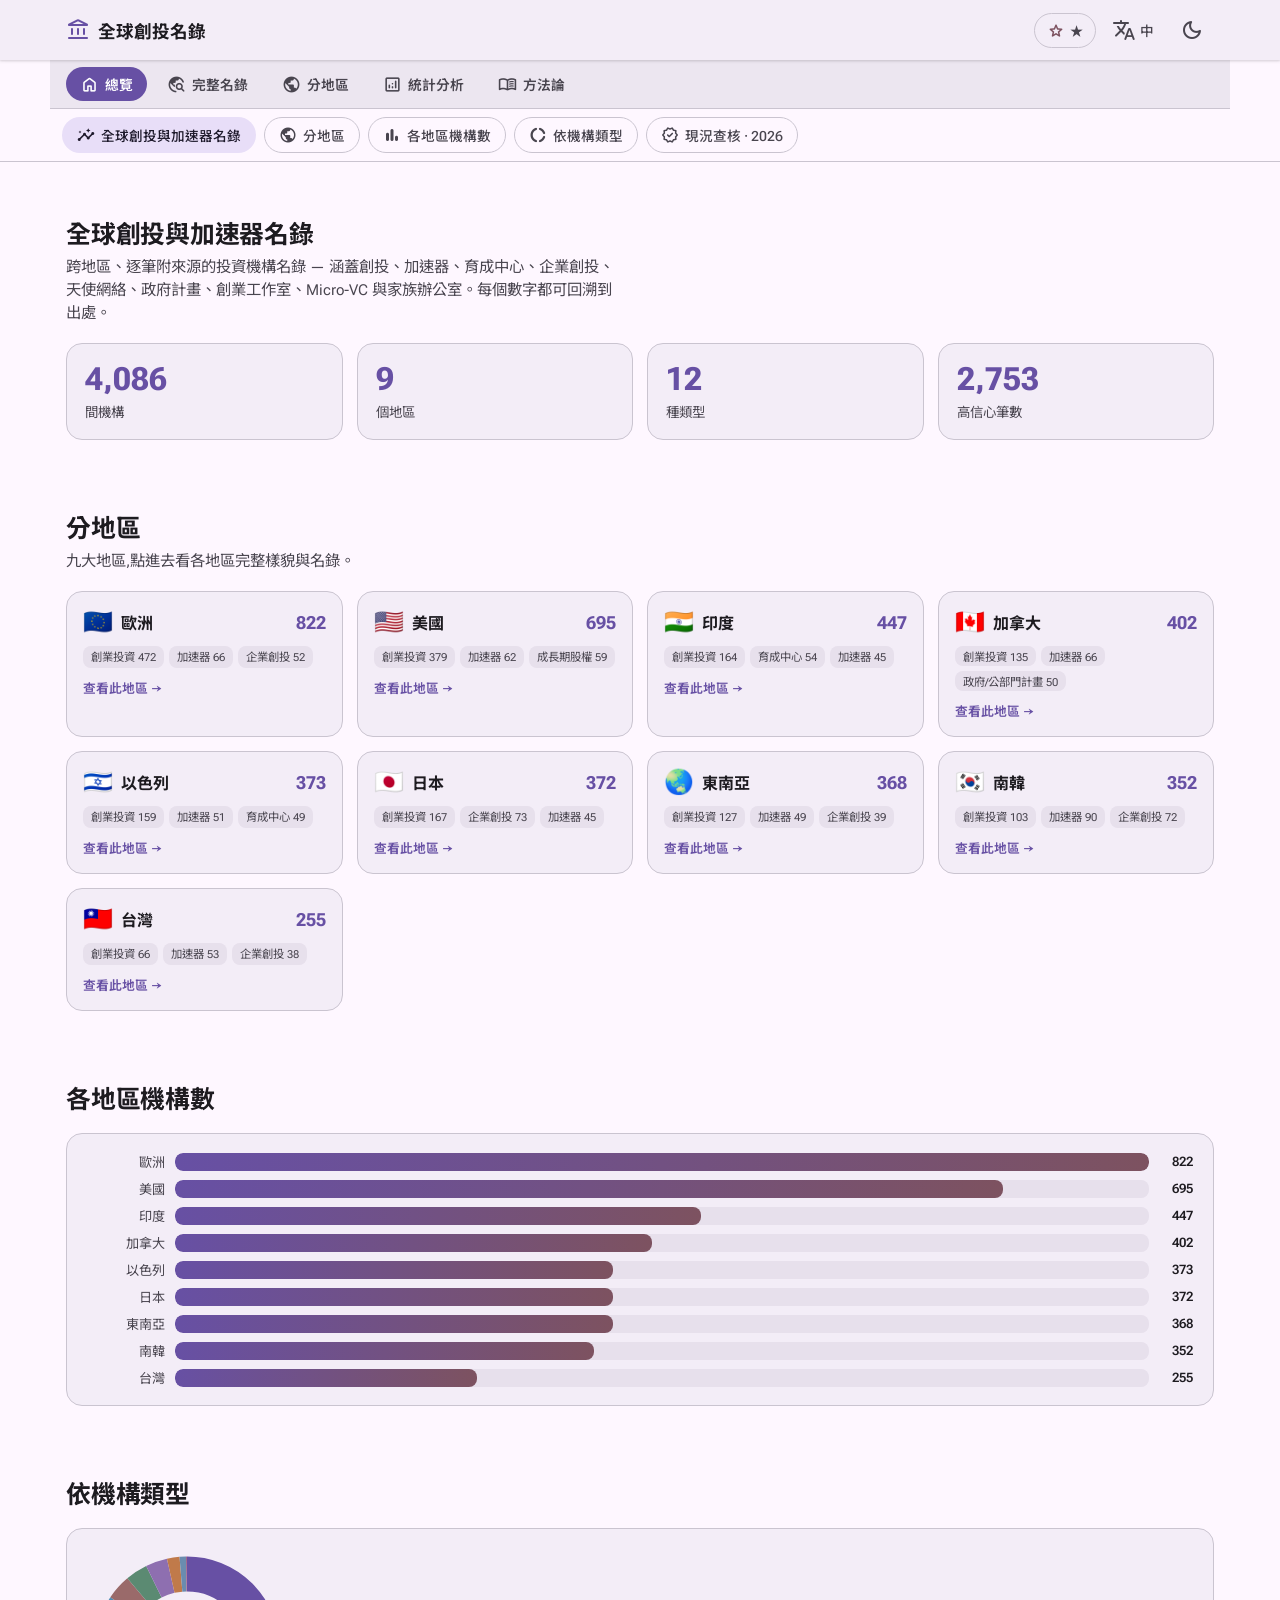
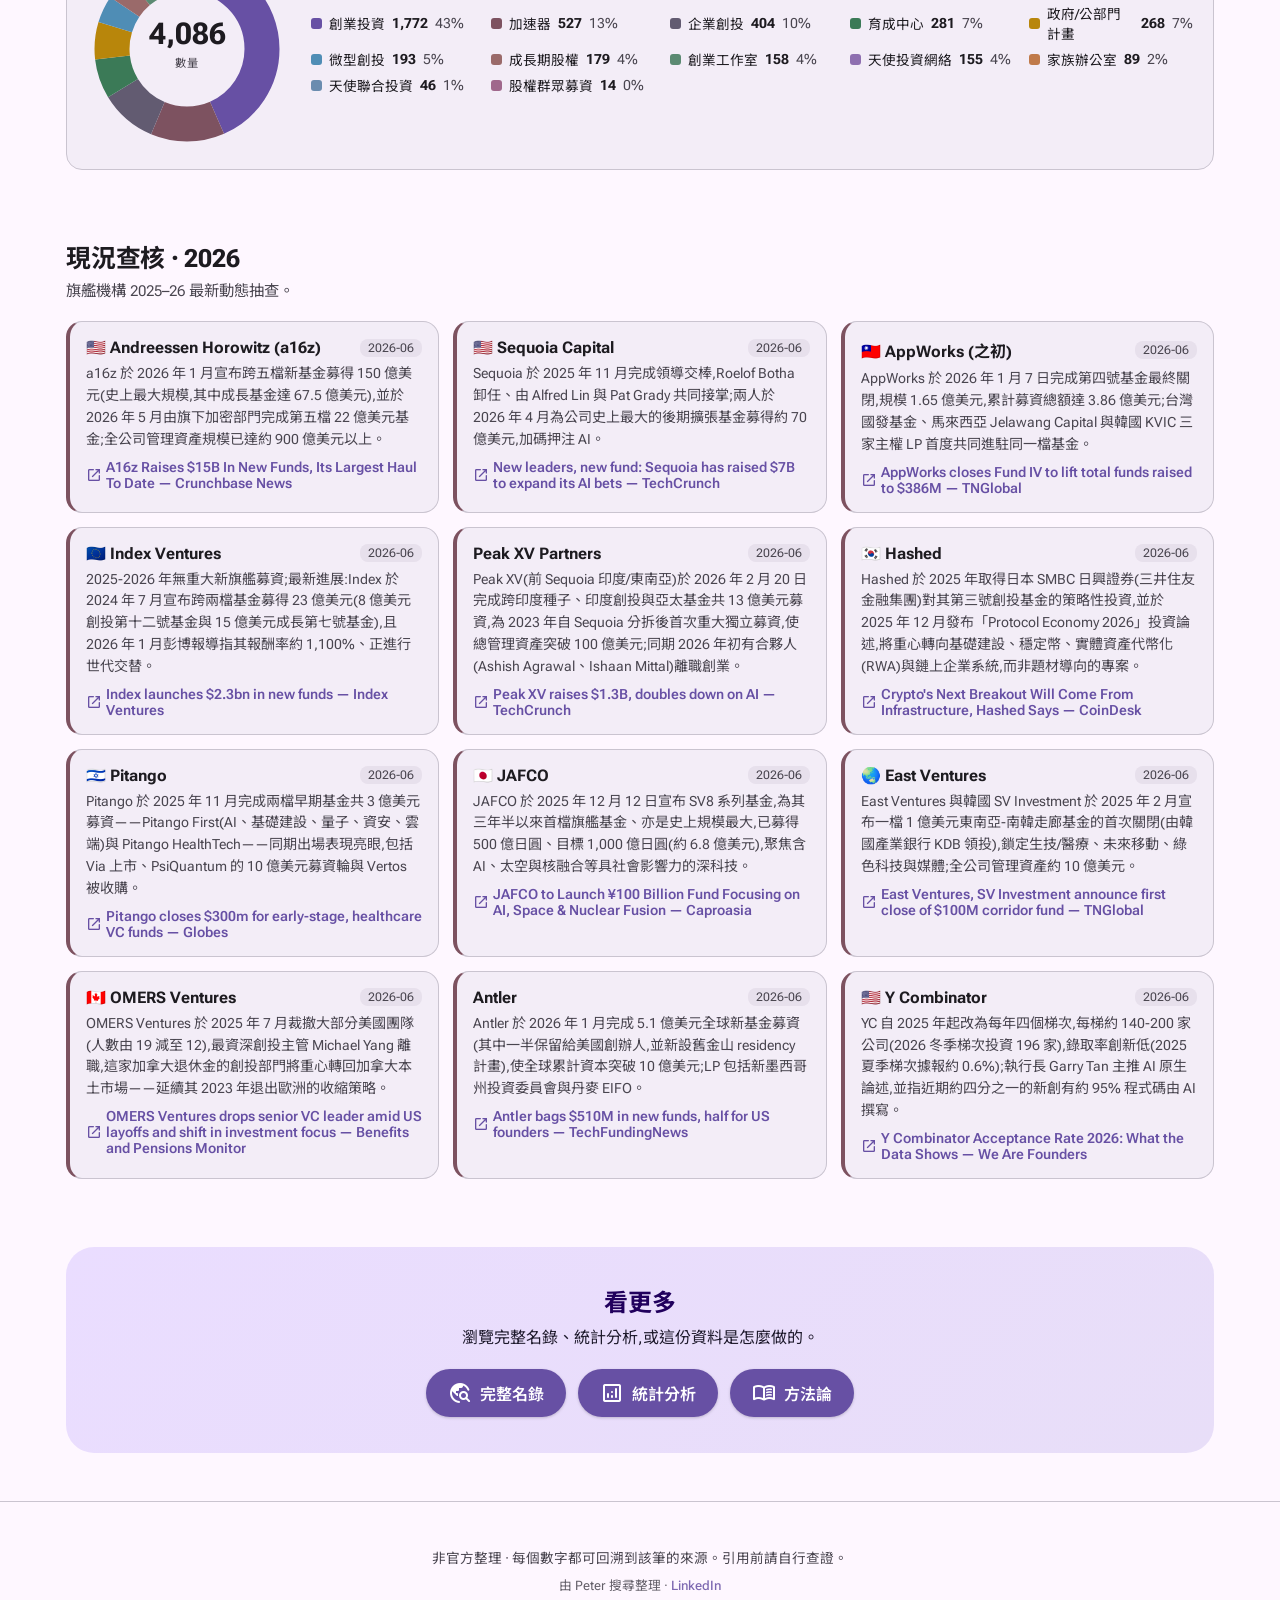
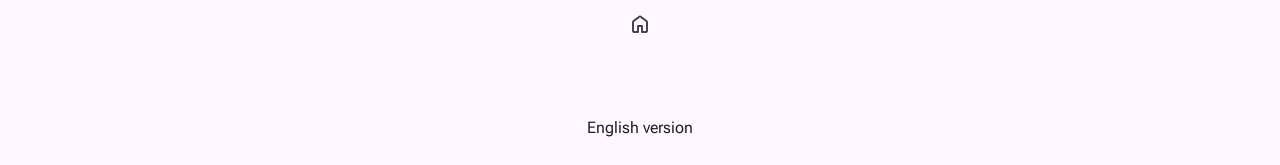
<file: docs/index.html>
<!DOCTYPE html>
<html lang="zh-Hant" data-theme="light">
<head>
  <!-- ==== Google Analytics 4 (Measurement ID: G-Z68YW1EG95) ==== -->
  <script async src="https://www.googletagmanager.com/gtag/js?id=G-Z68YW1EG95"></script>
  <script>
    window.dataLayer = window.dataLayer || [];
    function gtag(){ dataLayer.push(arguments); }
    gtag('js', new Date());
    gtag('config', 'G-Z68YW1EG95');
  </script>

  <meta charset="UTF-8" />
  <meta name="viewport" content="width=device-width, initial-scale=1.0, viewport-fit=cover" />
  <title>全球創投與加速器名錄 · All-VC-Info</title>
  <meta name="description" content="2,400+ 筆可溯源的創投、加速器、育成、CVC、天使、政府計畫等投資機構,橫跨 9 大地區 — 多軸篩選、全文搜尋、統計分析、中英雙語。" />
  <link rel="canonical" href="https://all-vc-info.peteraim.com/" />
  <link rel="alternate" hreflang="zh-Hant" href="https://all-vc-info.peteraim.com/" />
  <link rel="alternate" hreflang="en" href="https://all-vc-info.peteraim.com/en/" />
  <link rel="alternate" hreflang="x-default" href="https://all-vc-info.peteraim.com/" />
  <meta name="theme-color" content="#6750A4" />
  <link rel="icon" href="data:image/svg+xml,%3Csvg xmlns='http://www.w3.org/2000/svg' viewBox='0 0 100 100'%3E%3Ctext y='.9em' font-size='88'%3E%F0%9F%8F%A6%3C/text%3E%3C/svg%3E" />
  <meta property="og:type" content="website" />
  <meta property="og:title" content="All-VC-Info · 全球創投與加速器名錄" />
  <meta property="og:description" content="2,400+ 筆可溯源的投資機構,橫跨 9 大地區。多軸篩選 · 統計分析 · 中英雙語。" />
  <meta property="og:url" content="https://all-vc-info.peteraim.com/" />
  <meta name="twitter:card" content="summary_large_image" />
  <script type="application/ld+json">
  { "@context":"https://schema.org","@type":"WebSite","name":"All-VC-Info","url":"https://all-vc-info.peteraim.com/" }
  </script>
  <link rel="preconnect" href="https://fonts.googleapis.com" />
  <link rel="preconnect" href="https://fonts.gstatic.com" crossorigin />
  <link href="https://fonts.googleapis.com/css2?family=Roboto+Flex:opsz,wght@8..144,400..700&family=Noto+Sans+TC:wght@400;500;700;900&display=swap" rel="stylesheet" />
  <link href="https://fonts.googleapis.com/css2?family=Material+Symbols+Rounded:opsz,wght,FILL,GRAD@24,400,0,0&display=swap" rel="stylesheet" />
  <link rel="stylesheet" href="assets/styles.css" />
  <meta property="og:image" content="https://all-vc-info.peteraim.com/og-image.png">
  <meta property="og:image:width" content="1200">
  <meta property="og:image:height" content="630">
  <meta name="twitter:image" content="https://all-vc-info.peteraim.com/og-image.png">
</head>
<body>
  <header class="appbar"><div class="appbar__inner">
    <a class="brand" href="index.html"><span class="material-symbols-rounded brand__logo">account_balance</span><span class="brand__name" id="brandName">All-VC-Info</span></a>
    <div class="appbar__actions">
      <a class="gh-star" id="ghStar" href="https://github.com/tingwei161803/all-vc-info" data-repo="tingwei161803/all-vc-info" target="_blank" rel="noopener" aria-label="GitHub"><span class="material-symbols-rounded">star</span><span class="gh-star__count" id="ghStarCount">★</span></a>
      <a class="icon-btn" id="langToggle" href="/en/" hreflang="en" lang="en" rel="alternate" aria-label="Switch to English"><span class="material-symbols-rounded">translate</span><span class="icon-btn__txt" id="langLabel">中</span></a>
      <button class="icon-btn" id="themeToggle" type="button" aria-label="Toggle theme / 切換主題"><span class="material-symbols-rounded" id="themeIcon">dark_mode</span></button>
    </div>
  </div></header>
  <nav class="siterail" id="siteRail" aria-label="Site navigation"></nav>
  <nav class="sectionnav" id="sectionNav" aria-label="Section navigation"><div class="sectionnav__inner" id="sectionNavInner"></div></nav>
  <span id="top"></span>
  <main id="sections" aria-live="polite">
<section class="section section--kpi" id="overview"><header class="section-head"><h2 id="overview-h">全球創投與加速器名錄</h2><p class="section-head__sub">跨地區、逐筆附來源的投資機構名錄 — 涵蓋創投、加速器、育成中心、企業創投、天使網絡、政府計畫、創業工作室、Micro-VC 與家族辦公室。每個數字都可回溯到出處。</p></header><div class="hero__stats"><div class="hero__stat" data-item=""><b class="hero__stat-value" data-count="4086">4,086</b><span class="hero__stat-label">間機構</span></div><div class="hero__stat" data-item=""><b class="hero__stat-value" data-count="9">9</b><span class="hero__stat-label">個地區</span></div><div class="hero__stat" data-item=""><b class="hero__stat-value" data-count="12">12</b><span class="hero__stat-label">種類型</span></div><div class="hero__stat" data-item=""><b class="hero__stat-value" data-count="2753">2,753</b><span class="hero__stat-label">高信心筆數</span></div></div></section><section class="section section--regioncards" id="regions"><header class="section-head"><h2 id="regions-h">分地區</h2><p class="section-head__sub">九大地區,點進去看各地區完整樣貌與名錄。</p></header><div class="rcards"><a class="rcard" data-item="" href="region.html?r=europe"><div class="rcard__top"><span class="rcard__flag">🇪🇺</span><span class="rcard__n">歐洲</span><span class="rcard__c">822</span></div><div class="rcard__tags"><span class="tag">創業投資 472</span><span class="tag">加速器 66</span><span class="tag">企業創投 52</span></div><span class="rcard__go">查看此地區 →</span></a><a class="rcard" data-item="" href="region.html?r=united-states"><div class="rcard__top"><span class="rcard__flag">🇺🇸</span><span class="rcard__n">美國</span><span class="rcard__c">695</span></div><div class="rcard__tags"><span class="tag">創業投資 379</span><span class="tag">加速器 62</span><span class="tag">成長期股權 59</span></div><span class="rcard__go">查看此地區 →</span></a><a class="rcard" data-item="" href="region.html?r=india"><div class="rcard__top"><span class="rcard__flag">🇮🇳</span><span class="rcard__n">印度</span><span class="rcard__c">447</span></div><div class="rcard__tags"><span class="tag">創業投資 164</span><span class="tag">育成中心 54</span><span class="tag">加速器 45</span></div><span class="rcard__go">查看此地區 →</span></a><a class="rcard" data-item="" href="region.html?r=canada"><div class="rcard__top"><span class="rcard__flag">🇨🇦</span><span class="rcard__n">加拿大</span><span class="rcard__c">402</span></div><div class="rcard__tags"><span class="tag">創業投資 135</span><span class="tag">加速器 66</span><span class="tag">政府/公部門計畫 50</span></div><span class="rcard__go">查看此地區 →</span></a><a class="rcard" data-item="" href="region.html?r=israel"><div class="rcard__top"><span class="rcard__flag">🇮🇱</span><span class="rcard__n">以色列</span><span class="rcard__c">373</span></div><div class="rcard__tags"><span class="tag">創業投資 159</span><span class="tag">加速器 51</span><span class="tag">育成中心 49</span></div><span class="rcard__go">查看此地區 →</span></a><a class="rcard" data-item="" href="region.html?r=japan"><div class="rcard__top"><span class="rcard__flag">🇯🇵</span><span class="rcard__n">日本</span><span class="rcard__c">372</span></div><div class="rcard__tags"><span class="tag">創業投資 167</span><span class="tag">企業創投 73</span><span class="tag">加速器 45</span></div><span class="rcard__go">查看此地區 →</span></a><a class="rcard" data-item="" href="region.html?r=southeast-asia"><div class="rcard__top"><span class="rcard__flag">🌏</span><span class="rcard__n">東南亞</span><span class="rcard__c">368</span></div><div class="rcard__tags"><span class="tag">創業投資 127</span><span class="tag">加速器 49</span><span class="tag">企業創投 39</span></div><span class="rcard__go">查看此地區 →</span></a><a class="rcard" data-item="" href="region.html?r=south-korea"><div class="rcard__top"><span class="rcard__flag">🇰🇷</span><span class="rcard__n">南韓</span><span class="rcard__c">352</span></div><div class="rcard__tags"><span class="tag">創業投資 103</span><span class="tag">加速器 90</span><span class="tag">企業創投 72</span></div><span class="rcard__go">查看此地區 →</span></a><a class="rcard" data-item="" href="region.html?r=taiwan"><div class="rcard__top"><span class="rcard__flag">🇹🇼</span><span class="rcard__n">台灣</span><span class="rcard__c">255</span></div><div class="rcard__tags"><span class="tag">創業投資 66</span><span class="tag">加速器 53</span><span class="tag">企業創投 38</span></div><span class="rcard__go">查看此地區 →</span></a></div></section><section class="section section--bars" id="by-region"><header class="section-head"><h2 id="by-region-h">各地區機構數</h2></header><div class="chart-card" data-item=""><div class="hbar"><span class="hbar__label">歐洲</span><span class="hbar__track"><span class="hbar__fill" style="width:100%"></span></span><span class="hbar__val">822</span></div><div class="hbar"><span class="hbar__label">美國</span><span class="hbar__track"><span class="hbar__fill" style="width:85%"></span></span><span class="hbar__val">695</span></div><div class="hbar"><span class="hbar__label">印度</span><span class="hbar__track"><span class="hbar__fill" style="width:54%"></span></span><span class="hbar__val">447</span></div><div class="hbar"><span class="hbar__label">加拿大</span><span class="hbar__track"><span class="hbar__fill" style="width:49%"></span></span><span class="hbar__val">402</span></div><div class="hbar"><span class="hbar__label">以色列</span><span class="hbar__track"><span class="hbar__fill" style="width:45%"></span></span><span class="hbar__val">373</span></div><div class="hbar"><span class="hbar__label">日本</span><span class="hbar__track"><span class="hbar__fill" style="width:45%"></span></span><span class="hbar__val">372</span></div><div class="hbar"><span class="hbar__label">東南亞</span><span class="hbar__track"><span class="hbar__fill" style="width:45%"></span></span><span class="hbar__val">368</span></div><div class="hbar"><span class="hbar__label">南韓</span><span class="hbar__track"><span class="hbar__fill" style="width:43%"></span></span><span class="hbar__val">352</span></div><div class="hbar"><span class="hbar__label">台灣</span><span class="hbar__track"><span class="hbar__fill" style="width:31%"></span></span><span class="hbar__val">255</span></div></div></section><section class="section section--donut" id="by-type"><header class="section-head"><h2 id="by-type-h">依機構類型</h2></header><div class="donut-wrap" data-item=""><svg class="donut" viewBox="0 0 160 160" role="img" aria-label="依機構類型"><circle r="60" cx="80" cy="80" fill="none" stroke="#6750A4" stroke-width="28" stroke-dasharray="163.49198772866706 213.4991307021081" stroke-dashoffset="0" transform="rotate(-90 80 80)"><title>創業投資: 1,772</title></circle><circle r="60" cx="80" cy="80" fill="none" stroke="#7D5260" stroke-width="28" stroke-dasharray="48.62318145203586 328.3679369787393" stroke-dashoffset="-163.49198772866706" transform="rotate(-90 80 80)"><title>加速器: 527</title></circle><circle r="60" cx="80" cy="80" fill="none" stroke="#625B71" stroke-width="28" stroke-dasharray="37.274696976513255 339.7164214542619" stroke-dashoffset="-212.1151691807029" transform="rotate(-90 80 80)"><title>企業創投: 404</title></circle><circle r="60" cx="80" cy="80" fill="none" stroke="#3B7A57" stroke-width="28" stroke-dasharray="25.926212500990655 351.0649059297845" stroke-dashoffset="-249.38986615721615" transform="rotate(-90 80 80)"><title>育成中心: 281</title></circle><circle r="60" cx="80" cy="80" fill="none" stroke="#B8860B" stroke-width="28" stroke-dasharray="24.726779182439486 352.26433924833566" stroke-dashoffset="-275.3160786582068" transform="rotate(-90 80 80)"><title>政府/公部門計畫: 268</title></circle><circle r="60" cx="80" cy="80" fill="none" stroke="#4F8DB5" stroke-width="28" stroke-dasharray="17.80697157541351 359.18414685536163" stroke-dashoffset="-300.04285784064626" transform="rotate(-90 80 80)"><title>微型創投: 193</title></circle><circle r="60" cx="80" cy="80" fill="none" stroke="#9A6A6A" stroke-width="28" stroke-dasharray="16.51527415543533 360.4758442753398" stroke-dashoffset="-317.8498294160598" transform="rotate(-90 80 80)"><title>成長期股權: 179</title></circle><circle r="60" cx="80" cy="80" fill="none" stroke="#5B8A72" stroke-width="28" stroke-dasharray="14.577728025468055 362.4133904053071" stroke-dashoffset="-334.3651035714951" transform="rotate(-90 80 80)"><title>創業工作室: 158</title></circle><circle r="60" cx="80" cy="80" fill="none" stroke="#8E6FB0" stroke-width="28" stroke-dasharray="14.300935721187015 362.69018270958816" stroke-dashoffset="-348.9428315969632" transform="rotate(-90 80 80)"><title>天使投資網絡: 155</title></circle><circle r="60" cx="80" cy="80" fill="none" stroke="#C07A4A" stroke-width="28" stroke-dasharray="8.211505027004158 368.779613403771" stroke-dashoffset="-363.24376731815016" transform="rotate(-90 80 80)"><title>家族辦公室: 89</title></circle><circle r="60" cx="80" cy="80" fill="none" stroke="#6A8CAF" stroke-width="28" stroke-dasharray="4.244148665642598 372.7469697651326" stroke-dashoffset="-371.4552723451543" transform="rotate(-90 80 80)"><title>天使聯合投資: 46</title></circle><circle r="60" cx="80" cy="80" fill="none" stroke="#A0688C" stroke-width="28" stroke-dasharray="1.291697419978182 375.699421010797" stroke-dashoffset="-375.69942101079687" transform="rotate(-90 80 80)"><title>股權群眾募資: 14</title></circle><text x="80" y="76" text-anchor="middle" class="donut-total">4,086</text><text x="80" y="94" text-anchor="middle" class="donut-cap">數量</text></svg><ul class="legend"><li><span class="lg-dot" style="background:#6750A4"></span>創業投資 <b>1,772</b> <span class="muted">43%</span></li><li><span class="lg-dot" style="background:#7D5260"></span>加速器 <b>527</b> <span class="muted">13%</span></li><li><span class="lg-dot" style="background:#625B71"></span>企業創投 <b>404</b> <span class="muted">10%</span></li><li><span class="lg-dot" style="background:#3B7A57"></span>育成中心 <b>281</b> <span class="muted">7%</span></li><li><span class="lg-dot" style="background:#B8860B"></span>政府/公部門計畫 <b>268</b> <span class="muted">7%</span></li><li><span class="lg-dot" style="background:#4F8DB5"></span>微型創投 <b>193</b> <span class="muted">5%</span></li><li><span class="lg-dot" style="background:#9A6A6A"></span>成長期股權 <b>179</b> <span class="muted">4%</span></li><li><span class="lg-dot" style="background:#5B8A72"></span>創業工作室 <b>158</b> <span class="muted">4%</span></li><li><span class="lg-dot" style="background:#8E6FB0"></span>天使投資網絡 <b>155</b> <span class="muted">4%</span></li><li><span class="lg-dot" style="background:#C07A4A"></span>家族辦公室 <b>89</b> <span class="muted">2%</span></li><li><span class="lg-dot" style="background:#6A8CAF"></span>天使聯合投資 <b>46</b> <span class="muted">1%</span></li><li><span class="lg-dot" style="background:#A0688C"></span>股權群眾募資 <b>14</b> <span class="muted">0%</span></li></ul></div></section><section class="section section--freshness" id="fresh"><header class="section-head"><h2 id="fresh-h">現況查核 · 2026</h2><p class="section-head__sub">旗艦機構 2025–26 最新動態抽查。</p></header><div class="fresh-grid"><div class="fresh-card" data-item=""><div class="fresh-card__top"><span class="fresh-card__name">🇺🇸 Andreessen Horowitz (a16z)</span><span class="fresh-card__as">2026-06</span></div><p class="fresh-card__note">a16z 於 2026 年 1 月宣布跨五檔新基金募得 150 億美元(史上最大規模,其中成長基金達 67.5 億美元),並於 2026 年 5 月由旗下加密部門完成第五檔 22 億美元基金;全公司管理資產規模已達約 900 億美元以上。</p><a class="det__site" href="https://news.crunchbase.com/venture/a16z-15b-new-funds-american-dynamism-ben-horowitz/" target="_blank" rel="noopener"><span class="material-symbols-rounded">open_in_new</span>A16z Raises $15B In New Funds, Its Largest Haul To Date — Crunchbase News</a></div><div class="fresh-card" data-item=""><div class="fresh-card__top"><span class="fresh-card__name">🇺🇸 Sequoia Capital</span><span class="fresh-card__as">2026-06</span></div><p class="fresh-card__note">Sequoia 於 2025 年 11 月完成領導交棒,Roelof Botha 卸任、由 Alfred Lin 與 Pat Grady 共同接掌;兩人於 2026 年 4 月為公司史上最大的後期擴張基金募得約 70 億美元,加碼押注 AI。</p><a class="det__site" href="https://techcrunch.com/2026/04/16/new-leaders-new-fund-sequoia-has-raised-7b-to-expand-its-ai-bets/" target="_blank" rel="noopener"><span class="material-symbols-rounded">open_in_new</span>New leaders, new fund: Sequoia has raised $7B to expand its AI bets — TechCrunch</a></div><div class="fresh-card" data-item=""><div class="fresh-card__top"><span class="fresh-card__name">🇹🇼 AppWorks (之初)</span><span class="fresh-card__as">2026-06</span></div><p class="fresh-card__note">AppWorks 於 2026 年 1 月 7 日完成第四號基金最終關閉,規模 1.65 億美元,累計募資總額達 3.86 億美元;台灣國發基金、馬來西亞 Jelawang Capital 與韓國 KVIC 三家主權 LP 首度共同進駐同一檔基金。</p><a class="det__site" href="https://technode.global/2026/01/07/appworks-closes-fund-iv-to-lift-total-funds-raised-to-386m/" target="_blank" rel="noopener"><span class="material-symbols-rounded">open_in_new</span>AppWorks closes Fund IV to lift total funds raised to $386M — TNGlobal</a></div><div class="fresh-card" data-item=""><div class="fresh-card__top"><span class="fresh-card__name">🇪🇺 Index Ventures</span><span class="fresh-card__as">2026-06</span></div><p class="fresh-card__note">2025-2026 年無重大新旗艦募資;最新進展:Index 於 2024 年 7 月宣布跨兩檔基金募得 23 億美元(8 億美元創投第十二號基金與 15 億美元成長第七號基金),且 2026 年 1 月彭博報導指其報酬率約 1,100%、正進行世代交替。</p><a class="det__site" href="https://www.indexventures.com/perspectives/relationships-that-reshape-industries-index-launches-23bn-in-new-funds/" target="_blank" rel="noopener"><span class="material-symbols-rounded">open_in_new</span>Index launches $2.3bn in new funds — Index Ventures</a></div><div class="fresh-card" data-item=""><div class="fresh-card__top"><span class="fresh-card__name"> Peak XV Partners</span><span class="fresh-card__as">2026-06</span></div><p class="fresh-card__note">Peak XV(前 Sequoia 印度/東南亞)於 2026 年 2 月 20 日完成跨印度種子、印度創投與亞太基金共 13 億美元募資,為 2023 年自 Sequoia 分拆後首次重大獨立募資,使總管理資產突破 100 億美元;同期 2026 年初有合夥人(Ashish Agrawal、Ishaan Mittal)離職創業。</p><a class="det__site" href="https://techcrunch.com/2026/02/20/peak-xv-raises-1-3b-doubles-down-on-ai-as-global-vc-rivalry-in-india-heats-up/" target="_blank" rel="noopener"><span class="material-symbols-rounded">open_in_new</span>Peak XV raises $1.3B, doubles down on AI — TechCrunch</a></div><div class="fresh-card" data-item=""><div class="fresh-card__top"><span class="fresh-card__name">🇰🇷 Hashed</span><span class="fresh-card__as">2026-06</span></div><p class="fresh-card__note">Hashed 於 2025 年取得日本 SMBC 日興證券(三井住友金融集團)對其第三號創投基金的策略性投資,並於 2025 年 12 月發布「Protocol Economy 2026」投資論述,將重心轉向基礎建設、穩定幣、實體資產代幣化(RWA)與鏈上企業系統,而非題材導向的專案。</p><a class="det__site" href="https://www.coindesk.com/markets/2025/12/05/asia-morning-briefing-crypto-s-next-breakout-will-come-from-infrastructure-not-narratives-hashed-says" target="_blank" rel="noopener"><span class="material-symbols-rounded">open_in_new</span>Crypto's Next Breakout Will Come From Infrastructure, Hashed Says — CoinDesk</a></div><div class="fresh-card" data-item=""><div class="fresh-card__top"><span class="fresh-card__name">🇮🇱 Pitango</span><span class="fresh-card__as">2026-06</span></div><p class="fresh-card__note">Pitango 於 2025 年 11 月完成兩檔早期基金共 3 億美元募資——Pitango First(AI、基礎建設、量子、資安、雲端)與 Pitango HealthTech——同期出場表現亮眼,包括 Via 上市、PsiQuantum 的 10 億美元募資輪與 Vertos 被收購。</p><a class="det__site" href="https://en.globes.co.il/en/article-pitango-closes-300m-for-early-stage-and-healthcare-vc-funds-1001525720" target="_blank" rel="noopener"><span class="material-symbols-rounded">open_in_new</span>Pitango closes $300m for early-stage, healthcare VC funds — Globes</a></div><div class="fresh-card" data-item=""><div class="fresh-card__top"><span class="fresh-card__name">🇯🇵 JAFCO</span><span class="fresh-card__as">2026-06</span></div><p class="fresh-card__note">JAFCO 於 2025 年 12 月 12 日宣布 SV8 系列基金,為其三年半以來首檔旗艦基金、亦是史上規模最大,已募得 500 億日圓、目標 1,000 億日圓(約 6.8 億美元),聚焦含 AI、太空與核融合等具社會影響力的深科技。</p><a class="det__site" href="https://www.caproasia.com/2025/07/13/japan-6-8-billion-venture-investment-group-jafco-to-launch-678-million-jpy-100-billion-fund-to-invest-in-japan-startups-focusing-on-social-impact-including-ai-space-nuclear-fusion/" target="_blank" rel="noopener"><span class="material-symbols-rounded">open_in_new</span>JAFCO to Launch ¥100 Billion Fund Focusing on AI, Space &amp; Nuclear Fusion — Caproasia</a></div><div class="fresh-card" data-item=""><div class="fresh-card__top"><span class="fresh-card__name">🌏 East Ventures</span><span class="fresh-card__as">2026-06</span></div><p class="fresh-card__note">East Ventures 與韓國 SV Investment 於 2025 年 2 月宣布一檔 1 億美元東南亞-南韓走廊基金的首次關閉(由韓國產業銀行 KDB 領投),鎖定生技/醫療、未來移動、綠色科技與媒體;全公司管理資產約 10 億美元。</p><a class="det__site" href="https://technode.global/2025/02/10/east-ventures-sv-investment-announce-first-close-of-100m-southeast-asia-south-korea-investment-corridor-fund/" target="_blank" rel="noopener"><span class="material-symbols-rounded">open_in_new</span>East Ventures, SV Investment announce first close of $100M corridor fund — TNGlobal</a></div><div class="fresh-card" data-item=""><div class="fresh-card__top"><span class="fresh-card__name">🇨🇦 OMERS Ventures</span><span class="fresh-card__as">2026-06</span></div><p class="fresh-card__note">OMERS Ventures 於 2025 年 7 月裁撤大部分美國團隊(人數由 19 減至 12),最資深創投主管 Michael Yang 離職,這家加拿大退休金的創投部門將重心轉回加拿大本土市場——延續其 2023 年退出歐洲的收縮策略。</p><a class="det__site" href="https://www.benefitsandpensionsmonitor.com/news/industry-news/omers-ventures-drops-senior-vc-leader-amid-us-layoffs-and-shift-in-investment-focus/392283" target="_blank" rel="noopener"><span class="material-symbols-rounded">open_in_new</span>OMERS Ventures drops senior VC leader amid US layoffs and shift in investment focus — Benefits and Pensions Monitor</a></div><div class="fresh-card" data-item=""><div class="fresh-card__top"><span class="fresh-card__name"> Antler</span><span class="fresh-card__as">2026-06</span></div><p class="fresh-card__note">Antler 於 2026 年 1 月完成 5.1 億美元全球新基金募資(其中一半保留給美國創辦人,並新設舊金山 residency 計畫),使全球累計資本突破 10 億美元;LP 包括新墨西哥州投資委員會與丹麥 EIFO。</p><a class="det__site" href="https://techfundingnews.com/antler-510m-raise-us-expansion-unicorns/" target="_blank" rel="noopener"><span class="material-symbols-rounded">open_in_new</span>Antler bags $510M in new funds, half for US founders — TechFundingNews</a></div><div class="fresh-card" data-item=""><div class="fresh-card__top"><span class="fresh-card__name">🇺🇸 Y Combinator</span><span class="fresh-card__as">2026-06</span></div><p class="fresh-card__note">YC 自 2025 年起改為每年四個梯次,每梯約 140-200 家公司(2026 冬季梯次投資 196 家),錄取率創新低(2025 夏季梯次據報約 0.6%);執行長 Garry Tan 主推 AI 原生論述,並指近期約四分之一的新創有約 95% 程式碼由 AI 撰寫。</p><a class="det__site" href="https://www.wearefounders.uk/y-combinator-acceptance-rate-2026/" target="_blank" rel="noopener"><span class="material-symbols-rounded">open_in_new</span>Y Combinator Acceptance Rate 2026: What the Data Shows — We Are Founders</a></div></div></section><section class="section section--cta" id="cta"><div class="cta-card" data-item=""><h2>看更多</h2><p>瀏覽完整名錄、統計分析,或這份資料是怎麼做的。</p><div class="cta-row"><a class="cta-btn" href="directory.html"><span class="material-symbols-rounded">travel_explore</span>完整名錄</a><a class="cta-btn" href="analysis.html"><span class="material-symbols-rounded">analytics</span>統計分析</a><a class="cta-btn" href="methodology.html"><span class="material-symbols-rounded">menu_book</span>方法論</a></div></div></section>
</main>
  <dialog class="dialog" id="dialog" aria-labelledby="dialogTitle">
    <div class="dialog__bar">
      <button class="icon-btn" id="dialogPrev" type="button" aria-label="Previous / 上一個"><span class="material-symbols-rounded">chevron_left</span></button>
      <button class="icon-btn" id="dialogNext" type="button" aria-label="Next / 下一個"><span class="material-symbols-rounded">chevron_right</span></button>
      <span class="dialog__spacer"></span>
      <button class="icon-btn" id="dialogClose" type="button" aria-label="Close / 關閉"><span class="material-symbols-rounded">close</span></button>
    </div>
    <div class="dialog__body" id="dialogBody"></div>
  </dialog>
  <footer class="footer"><p id="footerText"></p></footer>
  <script>
  window.SITE_PAGE = {
    id:"home", kind:"home",
    title:{en:"Global VC & Accelerator Directory", zh:"全球創投與加速器名錄"},
    sections:[
      {type:"kpi", id:"overview", source:"overview",
        title:{en:"Global VC & Accelerator Directory", zh:"全球創投與加速器名錄"},
        sub:{en:"A cross-region, fully-sourced directory of investment organizations — VC firms, accelerators, incubators, corporate VCs, angel networks, government programs, venture studios, micro-VCs and family offices. Every figure is traceable to its source.",
             zh:"跨地區、逐筆附來源的投資機構名錄 — 涵蓋創投、加速器、育成中心、企業創投、天使網絡、政府計畫、創業工作室、Micro-VC 與家族辦公室。每個數字都可回溯到出處。"}},
      {type:"regioncards", id:"regions", title:{en:"By region", zh:"分地區"}, sub:{en:"Nine regions — click through to each region's full landscape.", zh:"九大地區,點進去看各地區完整樣貌與名錄。"}},
      {type:"bars", id:"by-region", title:{en:"Organizations by region", zh:"各地區機構數"}, source:"axis:region"},
      {type:"donut", id:"by-type", title:{en:"By organization type", zh:"依機構類型"}, source:"axis:type"},
      {type:"freshness", id:"fresh", title:{en:"Freshness check · 2026", zh:"現況查核 · 2026"}, sub:{en:"Spot-checked 2025–26 developments for marquee firms.", zh:"旗艦機構 2025–26 最新動態抽查。"}},
      {type:"cta", id:"cta", title:{en:"Dive deeper", zh:"看更多"}, sub:{en:"Explore the full directory, the statistical analysis, or how this was built.", zh:"瀏覽完整名錄、統計分析,或這份資料是怎麼做的。"},
        links:[ {href:"directory.html", icon:"travel_explore", label:{en:"Full directory", zh:"完整名錄"}},
                {href:"analysis.html", icon:"analytics", label:{en:"Analysis", zh:"統計分析"}},
                {href:"methodology.html", icon:"menu_book", label:{en:"Methodology", zh:"方法論"}} ]}
    ]
  };
  </script>
  <script src="data/meta.js"></script>
  <script src="data/index.js"></script>
  <script src="assets/app.js"></script>
<p class="lang-alt-link" style="text-align:center;padding:12px;"><a href="/en/" hreflang="en" rel="alternate" lang="en">English version</a></p>
</body>
</html>
</file>
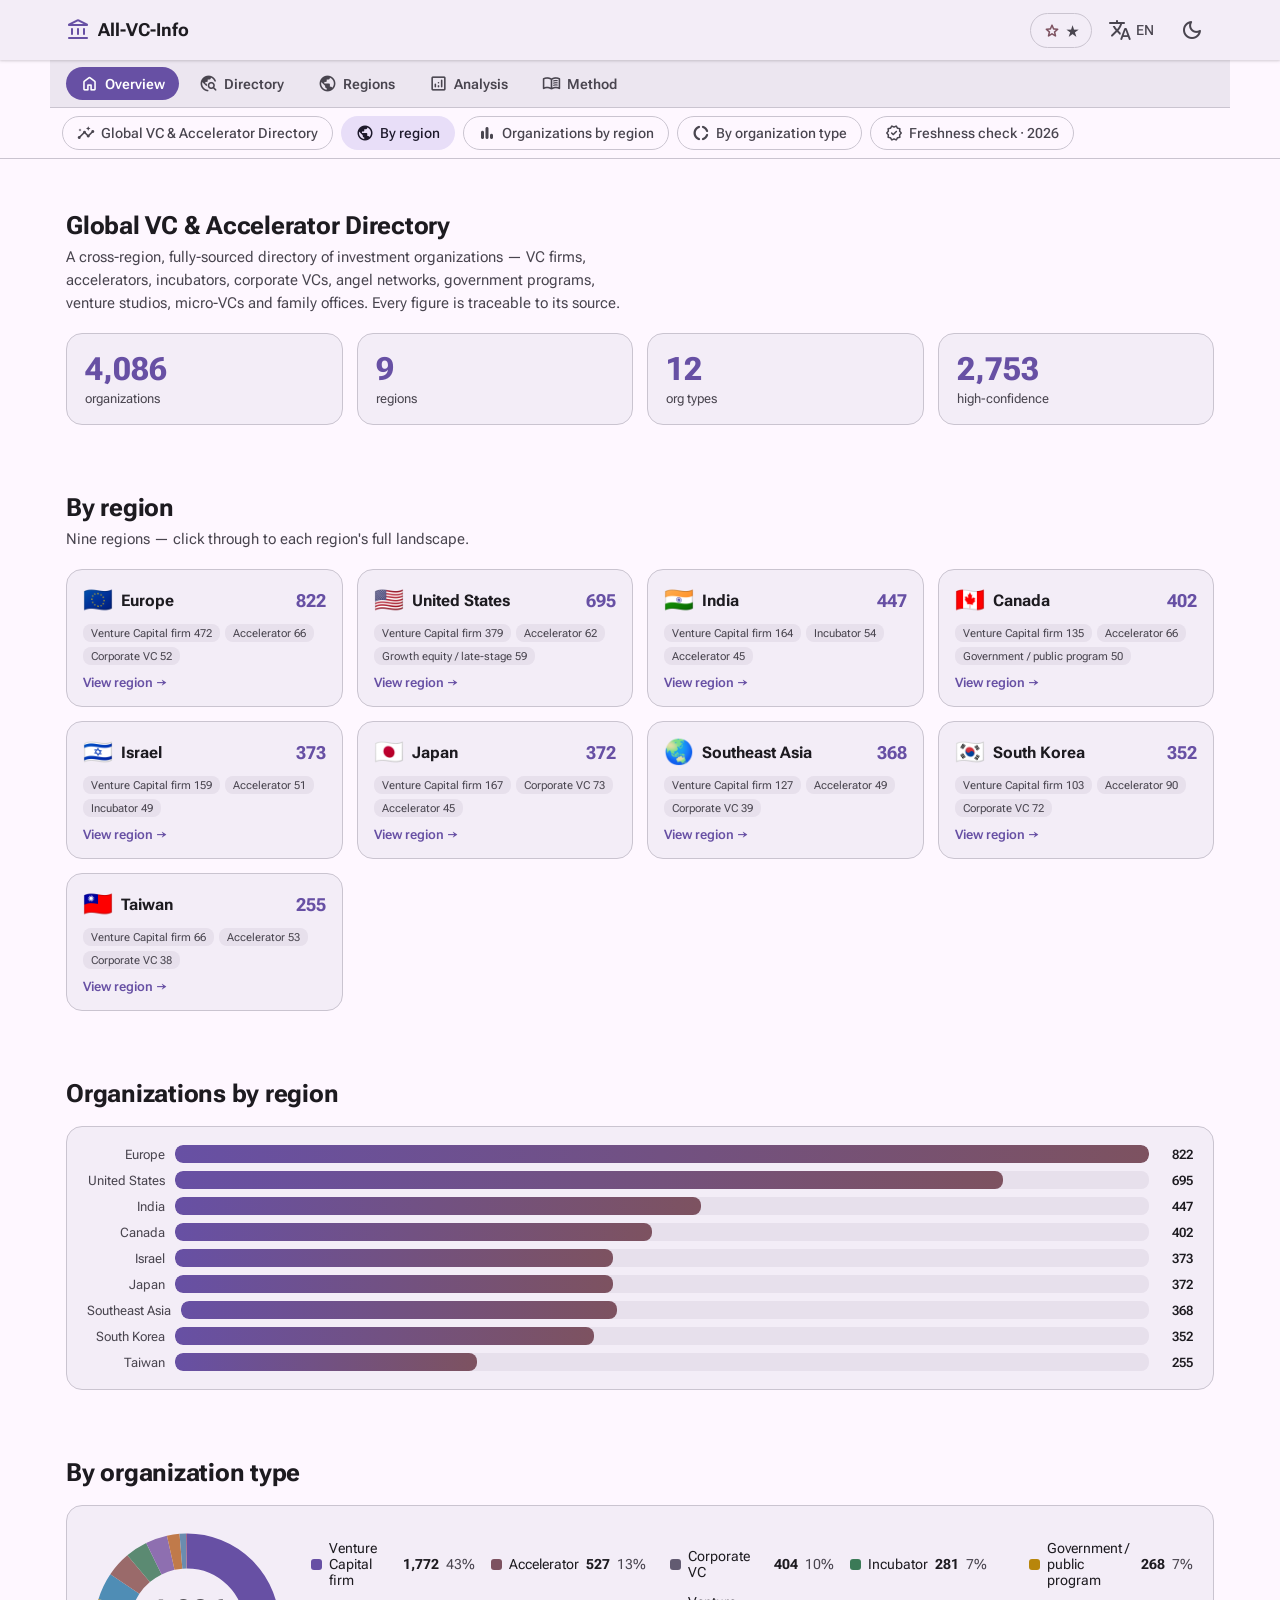
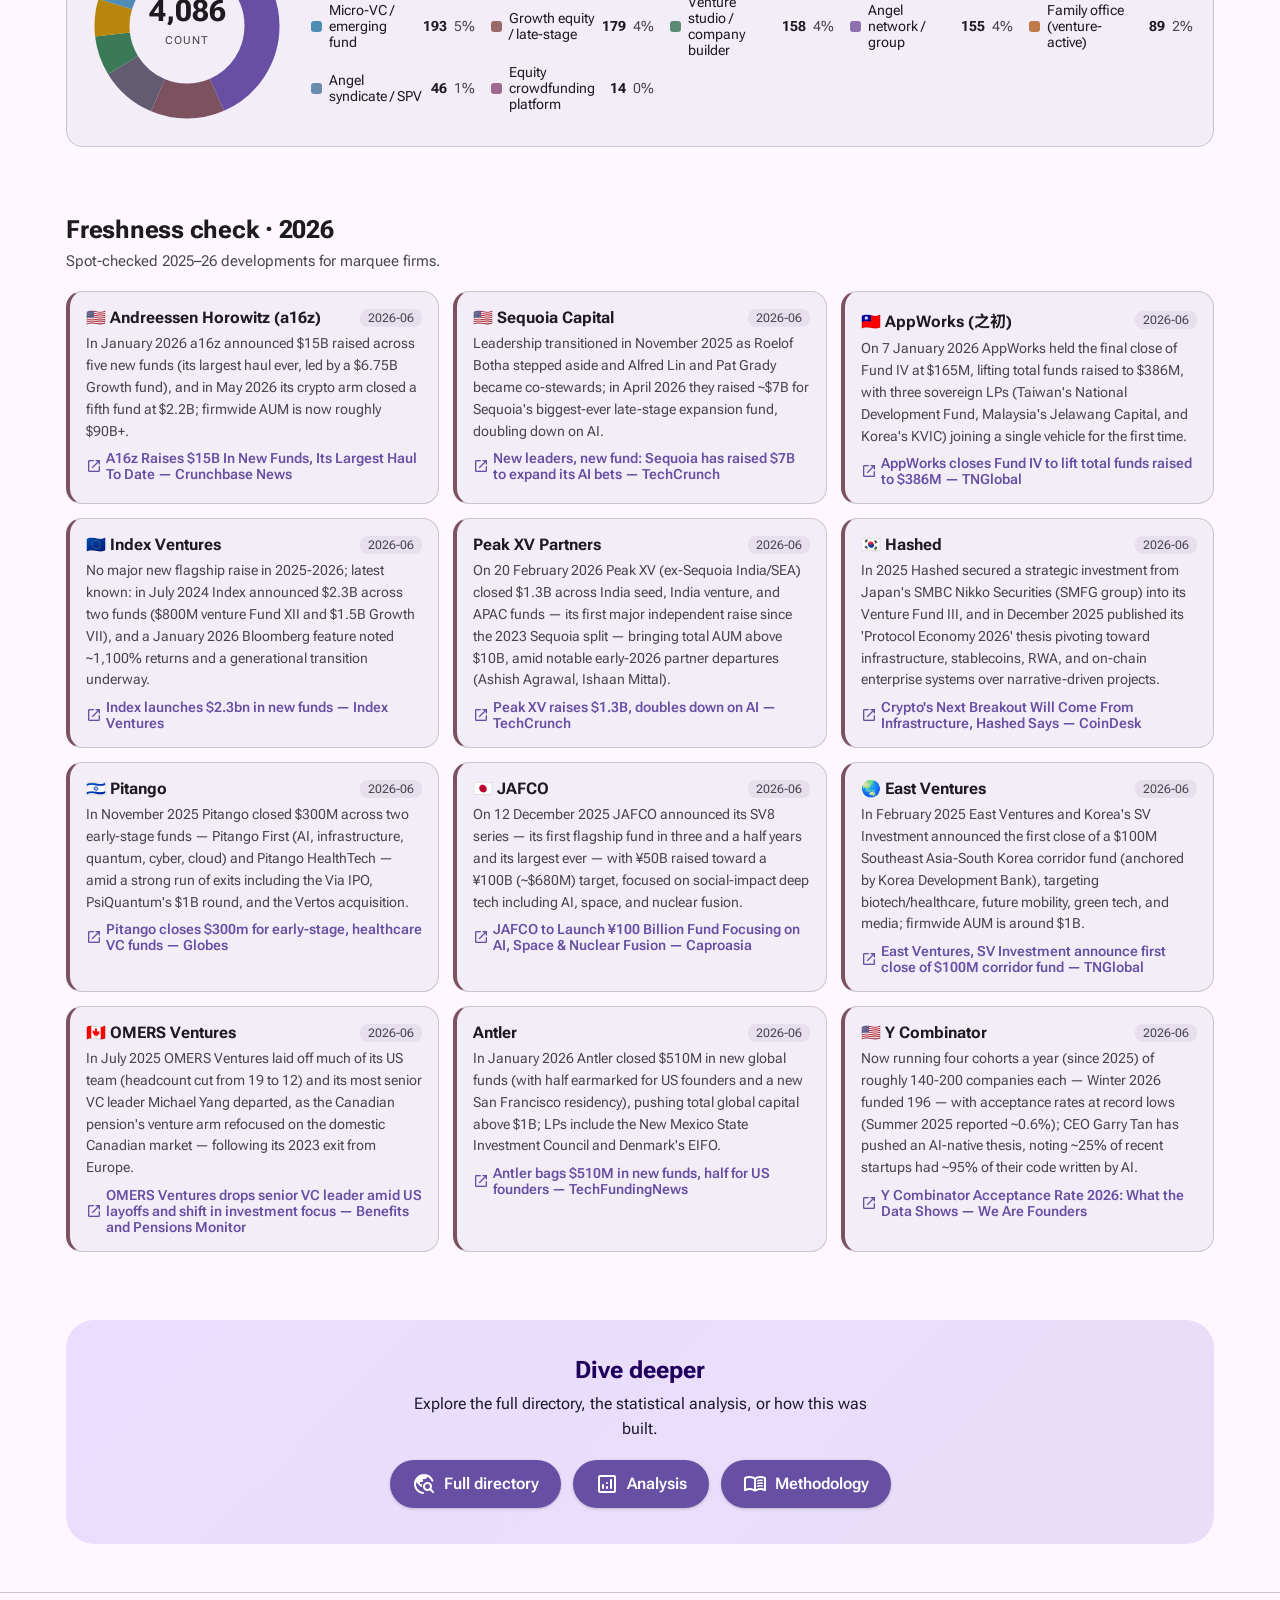
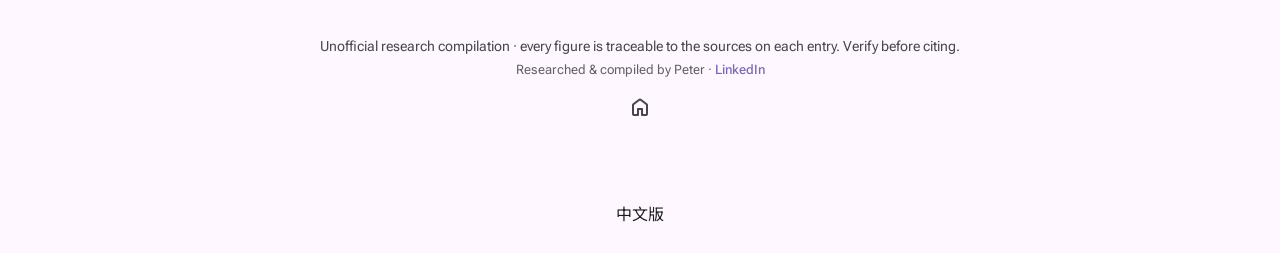
<file: docs/en/index.html>
<!DOCTYPE html>
<html lang="en" data-theme="light">
<head>
  <!-- ==== Google Analytics 4 (Measurement ID: G-Z68YW1EG95) ==== -->
  <script async src="https://www.googletagmanager.com/gtag/js?id=G-Z68YW1EG95"></script>
  <script>
    window.dataLayer = window.dataLayer || [];
    function gtag(){ dataLayer.push(arguments); }
    gtag('js', new Date());
    gtag('config', 'G-Z68YW1EG95');
  </script>

  <meta charset="UTF-8" />
  <meta name="viewport" content="width=device-width, initial-scale=1.0, viewport-fit=cover" />
  <title>Global VC &amp; Accelerator Directory · All-VC-Info</title>
  <link rel="canonical" href="https://all-vc-info.peteraim.com/en/" />
  <link rel="alternate" hreflang="zh-Hant" href="https://all-vc-info.peteraim.com/" />
  <link rel="alternate" hreflang="en" href="https://all-vc-info.peteraim.com/en/" />
  <link rel="alternate" hreflang="x-default" href="https://all-vc-info.peteraim.com/" />
  <meta name="theme-color" content="#6750A4" />
  <link rel="icon" href="data:image/svg+xml,%3Csvg xmlns='http://www.w3.org/2000/svg' viewBox='0 0 100 100'%3E%3Ctext y='.9em' font-size='88'%3E%F0%9F%8F%A6%3C/text%3E%3C/svg%3E" />
  <meta property="og:type" content="website" />
  <meta property="og:title" content="All-VC-Info · Global VC &amp; Accelerator Directory" />
  <meta property="og:url" content="https://all-vc-info.peteraim.com/en/" />
  <meta name="twitter:card" content="summary_large_image" />
  <script type="application/ld+json">
  { "@context":"https://schema.org","@type":"WebSite","name":"All-VC-Info","url":"https://all-vc-info.peteraim.com/" }
  </script>
  <link rel="preconnect" href="https://fonts.googleapis.com" />
  <link rel="preconnect" href="https://fonts.gstatic.com" crossorigin />
  <link href="https://fonts.googleapis.com/css2?family=Roboto+Flex:opsz,wght@8..144,400..700&family=Noto+Sans+TC:wght@400;500;700;900&display=swap" rel="stylesheet" />
  <link href="https://fonts.googleapis.com/css2?family=Material+Symbols+Rounded:opsz,wght,FILL,GRAD@24,400,0,0&display=swap" rel="stylesheet" />
  <link rel="stylesheet" href="../assets/styles.css" />
  <meta property="og:image" content="https://all-vc-info.peteraim.com/og-image.png">
  <meta property="og:image:width" content="1200">
  <meta property="og:image:height" content="630">
  <meta name="twitter:image" content="https://all-vc-info.peteraim.com/og-image.png">
</head>
<body>
  <header class="appbar"><div class="appbar__inner">
    <a class="brand" href="index.html"><span class="material-symbols-rounded brand__logo">account_balance</span><span class="brand__name" id="brandName">All-VC-Info</span></a>
    <div class="appbar__actions">
      <a class="gh-star" id="ghStar" href="https://github.com/tingwei161803/all-vc-info" data-repo="tingwei161803/all-vc-info" target="_blank" rel="noopener" aria-label="GitHub"><span class="material-symbols-rounded">star</span><span class="gh-star__count" id="ghStarCount">★</span></a>
      <a class="icon-btn" id="langToggle" href="/" hreflang="zh-Hant" lang="zh-Hant" rel="alternate" aria-label="切換到中文版"><span class="material-symbols-rounded">translate</span><span class="icon-btn__txt" id="langLabel">EN</span></a>
      <button class="icon-btn" id="themeToggle" type="button" aria-label="Toggle theme / 切換主題"><span class="material-symbols-rounded" id="themeIcon">dark_mode</span></button>
    </div>
  </div></header>
  <nav class="siterail" id="siteRail" aria-label="Site navigation"></nav>
  <nav class="sectionnav" id="sectionNav" aria-label="Section navigation"><div class="sectionnav__inner" id="sectionNavInner"></div></nav>
  <span id="top"></span>
  <main id="sections" aria-live="polite">
<section class="section section--kpi" id="overview"><header class="section-head"><h2 id="overview-h">Global VC &amp; Accelerator Directory</h2><p class="section-head__sub">A cross-region, fully-sourced directory of investment organizations — VC firms, accelerators, incubators, corporate VCs, angel networks, government programs, venture studios, micro-VCs and family offices. Every figure is traceable to its source.</p></header><div class="hero__stats"><div class="hero__stat" data-item=""><b class="hero__stat-value" data-count="4086">4,086</b><span class="hero__stat-label">organizations</span></div><div class="hero__stat" data-item=""><b class="hero__stat-value" data-count="9">9</b><span class="hero__stat-label">regions</span></div><div class="hero__stat" data-item=""><b class="hero__stat-value" data-count="12">12</b><span class="hero__stat-label">org types</span></div><div class="hero__stat" data-item=""><b class="hero__stat-value" data-count="2753">2,753</b><span class="hero__stat-label">high-confidence</span></div></div></section><section class="section section--regioncards" id="regions"><header class="section-head"><h2 id="regions-h">By region</h2><p class="section-head__sub">Nine regions — click through to each region's full landscape.</p></header><div class="rcards"><a class="rcard" data-item="" href="region.html?r=europe"><div class="rcard__top"><span class="rcard__flag">🇪🇺</span><span class="rcard__n">Europe</span><span class="rcard__c">822</span></div><div class="rcard__tags"><span class="tag">Venture Capital firm 472</span><span class="tag">Accelerator 66</span><span class="tag">Corporate VC 52</span></div><span class="rcard__go">View region →</span></a><a class="rcard" data-item="" href="region.html?r=united-states"><div class="rcard__top"><span class="rcard__flag">🇺🇸</span><span class="rcard__n">United States</span><span class="rcard__c">695</span></div><div class="rcard__tags"><span class="tag">Venture Capital firm 379</span><span class="tag">Accelerator 62</span><span class="tag">Growth equity / late-stage 59</span></div><span class="rcard__go">View region →</span></a><a class="rcard" data-item="" href="region.html?r=india"><div class="rcard__top"><span class="rcard__flag">🇮🇳</span><span class="rcard__n">India</span><span class="rcard__c">447</span></div><div class="rcard__tags"><span class="tag">Venture Capital firm 164</span><span class="tag">Incubator 54</span><span class="tag">Accelerator 45</span></div><span class="rcard__go">View region →</span></a><a class="rcard" data-item="" href="region.html?r=canada"><div class="rcard__top"><span class="rcard__flag">🇨🇦</span><span class="rcard__n">Canada</span><span class="rcard__c">402</span></div><div class="rcard__tags"><span class="tag">Venture Capital firm 135</span><span class="tag">Accelerator 66</span><span class="tag">Government / public program 50</span></div><span class="rcard__go">View region →</span></a><a class="rcard" data-item="" href="region.html?r=israel"><div class="rcard__top"><span class="rcard__flag">🇮🇱</span><span class="rcard__n">Israel</span><span class="rcard__c">373</span></div><div class="rcard__tags"><span class="tag">Venture Capital firm 159</span><span class="tag">Accelerator 51</span><span class="tag">Incubator 49</span></div><span class="rcard__go">View region →</span></a><a class="rcard" data-item="" href="region.html?r=japan"><div class="rcard__top"><span class="rcard__flag">🇯🇵</span><span class="rcard__n">Japan</span><span class="rcard__c">372</span></div><div class="rcard__tags"><span class="tag">Venture Capital firm 167</span><span class="tag">Corporate VC 73</span><span class="tag">Accelerator 45</span></div><span class="rcard__go">View region →</span></a><a class="rcard" data-item="" href="region.html?r=southeast-asia"><div class="rcard__top"><span class="rcard__flag">🌏</span><span class="rcard__n">Southeast Asia</span><span class="rcard__c">368</span></div><div class="rcard__tags"><span class="tag">Venture Capital firm 127</span><span class="tag">Accelerator 49</span><span class="tag">Corporate VC 39</span></div><span class="rcard__go">View region →</span></a><a class="rcard" data-item="" href="region.html?r=south-korea"><div class="rcard__top"><span class="rcard__flag">🇰🇷</span><span class="rcard__n">South Korea</span><span class="rcard__c">352</span></div><div class="rcard__tags"><span class="tag">Venture Capital firm 103</span><span class="tag">Accelerator 90</span><span class="tag">Corporate VC 72</span></div><span class="rcard__go">View region →</span></a><a class="rcard" data-item="" href="region.html?r=taiwan"><div class="rcard__top"><span class="rcard__flag">🇹🇼</span><span class="rcard__n">Taiwan</span><span class="rcard__c">255</span></div><div class="rcard__tags"><span class="tag">Venture Capital firm 66</span><span class="tag">Accelerator 53</span><span class="tag">Corporate VC 38</span></div><span class="rcard__go">View region →</span></a></div></section><section class="section section--bars" id="by-region"><header class="section-head"><h2 id="by-region-h">Organizations by region</h2></header><div class="chart-card" data-item=""><div class="hbar"><span class="hbar__label">Europe</span><span class="hbar__track"><span class="hbar__fill" style="width:100%"></span></span><span class="hbar__val">822</span></div><div class="hbar"><span class="hbar__label">United States</span><span class="hbar__track"><span class="hbar__fill" style="width:85%"></span></span><span class="hbar__val">695</span></div><div class="hbar"><span class="hbar__label">India</span><span class="hbar__track"><span class="hbar__fill" style="width:54%"></span></span><span class="hbar__val">447</span></div><div class="hbar"><span class="hbar__label">Canada</span><span class="hbar__track"><span class="hbar__fill" style="width:49%"></span></span><span class="hbar__val">402</span></div><div class="hbar"><span class="hbar__label">Israel</span><span class="hbar__track"><span class="hbar__fill" style="width:45%"></span></span><span class="hbar__val">373</span></div><div class="hbar"><span class="hbar__label">Japan</span><span class="hbar__track"><span class="hbar__fill" style="width:45%"></span></span><span class="hbar__val">372</span></div><div class="hbar"><span class="hbar__label">Southeast Asia</span><span class="hbar__track"><span class="hbar__fill" style="width:45%"></span></span><span class="hbar__val">368</span></div><div class="hbar"><span class="hbar__label">South Korea</span><span class="hbar__track"><span class="hbar__fill" style="width:43%"></span></span><span class="hbar__val">352</span></div><div class="hbar"><span class="hbar__label">Taiwan</span><span class="hbar__track"><span class="hbar__fill" style="width:31%"></span></span><span class="hbar__val">255</span></div></div></section><section class="section section--donut" id="by-type"><header class="section-head"><h2 id="by-type-h">By organization type</h2></header><div class="donut-wrap" data-item=""><svg class="donut" viewBox="0 0 160 160" role="img" aria-label="By organization type"><circle r="60" cx="80" cy="80" fill="none" stroke="#6750A4" stroke-width="28" stroke-dasharray="163.49198772866706 213.4991307021081" stroke-dashoffset="0" transform="rotate(-90 80 80)"><title>Venture Capital firm: 1,772</title></circle><circle r="60" cx="80" cy="80" fill="none" stroke="#7D5260" stroke-width="28" stroke-dasharray="48.62318145203586 328.3679369787393" stroke-dashoffset="-163.49198772866706" transform="rotate(-90 80 80)"><title>Accelerator: 527</title></circle><circle r="60" cx="80" cy="80" fill="none" stroke="#625B71" stroke-width="28" stroke-dasharray="37.274696976513255 339.7164214542619" stroke-dashoffset="-212.1151691807029" transform="rotate(-90 80 80)"><title>Corporate VC: 404</title></circle><circle r="60" cx="80" cy="80" fill="none" stroke="#3B7A57" stroke-width="28" stroke-dasharray="25.926212500990655 351.0649059297845" stroke-dashoffset="-249.38986615721615" transform="rotate(-90 80 80)"><title>Incubator: 281</title></circle><circle r="60" cx="80" cy="80" fill="none" stroke="#B8860B" stroke-width="28" stroke-dasharray="24.726779182439486 352.26433924833566" stroke-dashoffset="-275.3160786582068" transform="rotate(-90 80 80)"><title>Government / public program: 268</title></circle><circle r="60" cx="80" cy="80" fill="none" stroke="#4F8DB5" stroke-width="28" stroke-dasharray="17.80697157541351 359.18414685536163" stroke-dashoffset="-300.04285784064626" transform="rotate(-90 80 80)"><title>Micro-VC / emerging fund: 193</title></circle><circle r="60" cx="80" cy="80" fill="none" stroke="#9A6A6A" stroke-width="28" stroke-dasharray="16.51527415543533 360.4758442753398" stroke-dashoffset="-317.8498294160598" transform="rotate(-90 80 80)"><title>Growth equity / late-stage: 179</title></circle><circle r="60" cx="80" cy="80" fill="none" stroke="#5B8A72" stroke-width="28" stroke-dasharray="14.577728025468055 362.4133904053071" stroke-dashoffset="-334.3651035714951" transform="rotate(-90 80 80)"><title>Venture studio / company builder: 158</title></circle><circle r="60" cx="80" cy="80" fill="none" stroke="#8E6FB0" stroke-width="28" stroke-dasharray="14.300935721187015 362.69018270958816" stroke-dashoffset="-348.9428315969632" transform="rotate(-90 80 80)"><title>Angel network / group: 155</title></circle><circle r="60" cx="80" cy="80" fill="none" stroke="#C07A4A" stroke-width="28" stroke-dasharray="8.211505027004158 368.779613403771" stroke-dashoffset="-363.24376731815016" transform="rotate(-90 80 80)"><title>Family office (venture-active): 89</title></circle><circle r="60" cx="80" cy="80" fill="none" stroke="#6A8CAF" stroke-width="28" stroke-dasharray="4.244148665642598 372.7469697651326" stroke-dashoffset="-371.4552723451543" transform="rotate(-90 80 80)"><title>Angel syndicate / SPV: 46</title></circle><circle r="60" cx="80" cy="80" fill="none" stroke="#A0688C" stroke-width="28" stroke-dasharray="1.291697419978182 375.699421010797" stroke-dashoffset="-375.69942101079687" transform="rotate(-90 80 80)"><title>Equity crowdfunding platform: 14</title></circle><text x="80" y="76" text-anchor="middle" class="donut-total">4,086</text><text x="80" y="94" text-anchor="middle" class="donut-cap">Count</text></svg><ul class="legend"><li><span class="lg-dot" style="background:#6750A4"></span>Venture Capital firm <b>1,772</b> <span class="muted">43%</span></li><li><span class="lg-dot" style="background:#7D5260"></span>Accelerator <b>527</b> <span class="muted">13%</span></li><li><span class="lg-dot" style="background:#625B71"></span>Corporate VC <b>404</b> <span class="muted">10%</span></li><li><span class="lg-dot" style="background:#3B7A57"></span>Incubator <b>281</b> <span class="muted">7%</span></li><li><span class="lg-dot" style="background:#B8860B"></span>Government / public program <b>268</b> <span class="muted">7%</span></li><li><span class="lg-dot" style="background:#4F8DB5"></span>Micro-VC / emerging fund <b>193</b> <span class="muted">5%</span></li><li><span class="lg-dot" style="background:#9A6A6A"></span>Growth equity / late-stage <b>179</b> <span class="muted">4%</span></li><li><span class="lg-dot" style="background:#5B8A72"></span>Venture studio / company builder <b>158</b> <span class="muted">4%</span></li><li><span class="lg-dot" style="background:#8E6FB0"></span>Angel network / group <b>155</b> <span class="muted">4%</span></li><li><span class="lg-dot" style="background:#C07A4A"></span>Family office (venture-active) <b>89</b> <span class="muted">2%</span></li><li><span class="lg-dot" style="background:#6A8CAF"></span>Angel syndicate / SPV <b>46</b> <span class="muted">1%</span></li><li><span class="lg-dot" style="background:#A0688C"></span>Equity crowdfunding platform <b>14</b> <span class="muted">0%</span></li></ul></div></section><section class="section section--freshness" id="fresh"><header class="section-head"><h2 id="fresh-h">Freshness check · 2026</h2><p class="section-head__sub">Spot-checked 2025–26 developments for marquee firms.</p></header><div class="fresh-grid"><div class="fresh-card" data-item=""><div class="fresh-card__top"><span class="fresh-card__name">🇺🇸 Andreessen Horowitz (a16z)</span><span class="fresh-card__as">2026-06</span></div><p class="fresh-card__note">In January 2026 a16z announced $15B raised across five new funds (its largest haul ever, led by a $6.75B Growth fund), and in May 2026 its crypto arm closed a fifth fund at $2.2B; firmwide AUM is now roughly $90B+.</p><a class="det__site" href="https://news.crunchbase.com/venture/a16z-15b-new-funds-american-dynamism-ben-horowitz/" target="_blank" rel="noopener"><span class="material-symbols-rounded">open_in_new</span>A16z Raises $15B In New Funds, Its Largest Haul To Date — Crunchbase News</a></div><div class="fresh-card" data-item=""><div class="fresh-card__top"><span class="fresh-card__name">🇺🇸 Sequoia Capital</span><span class="fresh-card__as">2026-06</span></div><p class="fresh-card__note">Leadership transitioned in November 2025 as Roelof Botha stepped aside and Alfred Lin and Pat Grady became co-stewards; in April 2026 they raised ~$7B for Sequoia's biggest-ever late-stage expansion fund, doubling down on AI.</p><a class="det__site" href="https://techcrunch.com/2026/04/16/new-leaders-new-fund-sequoia-has-raised-7b-to-expand-its-ai-bets/" target="_blank" rel="noopener"><span class="material-symbols-rounded">open_in_new</span>New leaders, new fund: Sequoia has raised $7B to expand its AI bets — TechCrunch</a></div><div class="fresh-card" data-item=""><div class="fresh-card__top"><span class="fresh-card__name">🇹🇼 AppWorks (之初)</span><span class="fresh-card__as">2026-06</span></div><p class="fresh-card__note">On 7 January 2026 AppWorks held the final close of Fund IV at $165M, lifting total funds raised to $386M, with three sovereign LPs (Taiwan's National Development Fund, Malaysia's Jelawang Capital, and Korea's KVIC) joining a single vehicle for the first time.</p><a class="det__site" href="https://technode.global/2026/01/07/appworks-closes-fund-iv-to-lift-total-funds-raised-to-386m/" target="_blank" rel="noopener"><span class="material-symbols-rounded">open_in_new</span>AppWorks closes Fund IV to lift total funds raised to $386M — TNGlobal</a></div><div class="fresh-card" data-item=""><div class="fresh-card__top"><span class="fresh-card__name">🇪🇺 Index Ventures</span><span class="fresh-card__as">2026-06</span></div><p class="fresh-card__note">No major new flagship raise in 2025-2026; latest known: in July 2024 Index announced $2.3B across two funds ($800M venture Fund XII and $1.5B Growth VII), and a January 2026 Bloomberg feature noted ~1,100% returns and a generational transition underway.</p><a class="det__site" href="https://www.indexventures.com/perspectives/relationships-that-reshape-industries-index-launches-23bn-in-new-funds/" target="_blank" rel="noopener"><span class="material-symbols-rounded">open_in_new</span>Index launches $2.3bn in new funds — Index Ventures</a></div><div class="fresh-card" data-item=""><div class="fresh-card__top"><span class="fresh-card__name"> Peak XV Partners</span><span class="fresh-card__as">2026-06</span></div><p class="fresh-card__note">On 20 February 2026 Peak XV (ex-Sequoia India/SEA) closed $1.3B across India seed, India venture, and APAC funds — its first major independent raise since the 2023 Sequoia split — bringing total AUM above $10B, amid notable early-2026 partner departures (Ashish Agrawal, Ishaan Mittal).</p><a class="det__site" href="https://techcrunch.com/2026/02/20/peak-xv-raises-1-3b-doubles-down-on-ai-as-global-vc-rivalry-in-india-heats-up/" target="_blank" rel="noopener"><span class="material-symbols-rounded">open_in_new</span>Peak XV raises $1.3B, doubles down on AI — TechCrunch</a></div><div class="fresh-card" data-item=""><div class="fresh-card__top"><span class="fresh-card__name">🇰🇷 Hashed</span><span class="fresh-card__as">2026-06</span></div><p class="fresh-card__note">In 2025 Hashed secured a strategic investment from Japan's SMBC Nikko Securities (SMFG group) into its Venture Fund III, and in December 2025 published its 'Protocol Economy 2026' thesis pivoting toward infrastructure, stablecoins, RWA, and on-chain enterprise systems over narrative-driven projects.</p><a class="det__site" href="https://www.coindesk.com/markets/2025/12/05/asia-morning-briefing-crypto-s-next-breakout-will-come-from-infrastructure-not-narratives-hashed-says" target="_blank" rel="noopener"><span class="material-symbols-rounded">open_in_new</span>Crypto's Next Breakout Will Come From Infrastructure, Hashed Says — CoinDesk</a></div><div class="fresh-card" data-item=""><div class="fresh-card__top"><span class="fresh-card__name">🇮🇱 Pitango</span><span class="fresh-card__as">2026-06</span></div><p class="fresh-card__note">In November 2025 Pitango closed $300M across two early-stage funds — Pitango First (AI, infrastructure, quantum, cyber, cloud) and Pitango HealthTech — amid a strong run of exits including the Via IPO, PsiQuantum's $1B round, and the Vertos acquisition.</p><a class="det__site" href="https://en.globes.co.il/en/article-pitango-closes-300m-for-early-stage-and-healthcare-vc-funds-1001525720" target="_blank" rel="noopener"><span class="material-symbols-rounded">open_in_new</span>Pitango closes $300m for early-stage, healthcare VC funds — Globes</a></div><div class="fresh-card" data-item=""><div class="fresh-card__top"><span class="fresh-card__name">🇯🇵 JAFCO</span><span class="fresh-card__as">2026-06</span></div><p class="fresh-card__note">On 12 December 2025 JAFCO announced its SV8 series — its first flagship fund in three and a half years and its largest ever — with ¥50B raised toward a ¥100B (~$680M) target, focused on social-impact deep tech including AI, space, and nuclear fusion.</p><a class="det__site" href="https://www.caproasia.com/2025/07/13/japan-6-8-billion-venture-investment-group-jafco-to-launch-678-million-jpy-100-billion-fund-to-invest-in-japan-startups-focusing-on-social-impact-including-ai-space-nuclear-fusion/" target="_blank" rel="noopener"><span class="material-symbols-rounded">open_in_new</span>JAFCO to Launch ¥100 Billion Fund Focusing on AI, Space &amp; Nuclear Fusion — Caproasia</a></div><div class="fresh-card" data-item=""><div class="fresh-card__top"><span class="fresh-card__name">🌏 East Ventures</span><span class="fresh-card__as">2026-06</span></div><p class="fresh-card__note">In February 2025 East Ventures and Korea's SV Investment announced the first close of a $100M Southeast Asia-South Korea corridor fund (anchored by Korea Development Bank), targeting biotech/healthcare, future mobility, green tech, and media; firmwide AUM is around $1B.</p><a class="det__site" href="https://technode.global/2025/02/10/east-ventures-sv-investment-announce-first-close-of-100m-southeast-asia-south-korea-investment-corridor-fund/" target="_blank" rel="noopener"><span class="material-symbols-rounded">open_in_new</span>East Ventures, SV Investment announce first close of $100M corridor fund — TNGlobal</a></div><div class="fresh-card" data-item=""><div class="fresh-card__top"><span class="fresh-card__name">🇨🇦 OMERS Ventures</span><span class="fresh-card__as">2026-06</span></div><p class="fresh-card__note">In July 2025 OMERS Ventures laid off much of its US team (headcount cut from 19 to 12) and its most senior VC leader Michael Yang departed, as the Canadian pension's venture arm refocused on the domestic Canadian market — following its 2023 exit from Europe.</p><a class="det__site" href="https://www.benefitsandpensionsmonitor.com/news/industry-news/omers-ventures-drops-senior-vc-leader-amid-us-layoffs-and-shift-in-investment-focus/392283" target="_blank" rel="noopener"><span class="material-symbols-rounded">open_in_new</span>OMERS Ventures drops senior VC leader amid US layoffs and shift in investment focus — Benefits and Pensions Monitor</a></div><div class="fresh-card" data-item=""><div class="fresh-card__top"><span class="fresh-card__name"> Antler</span><span class="fresh-card__as">2026-06</span></div><p class="fresh-card__note">In January 2026 Antler closed $510M in new global funds (with half earmarked for US founders and a new San Francisco residency), pushing total global capital above $1B; LPs include the New Mexico State Investment Council and Denmark's EIFO.</p><a class="det__site" href="https://techfundingnews.com/antler-510m-raise-us-expansion-unicorns/" target="_blank" rel="noopener"><span class="material-symbols-rounded">open_in_new</span>Antler bags $510M in new funds, half for US founders — TechFundingNews</a></div><div class="fresh-card" data-item=""><div class="fresh-card__top"><span class="fresh-card__name">🇺🇸 Y Combinator</span><span class="fresh-card__as">2026-06</span></div><p class="fresh-card__note">Now running four cohorts a year (since 2025) of roughly 140-200 companies each — Winter 2026 funded 196 — with acceptance rates at record lows (Summer 2025 reported ~0.6%); CEO Garry Tan has pushed an AI-native thesis, noting ~25% of recent startups had ~95% of their code written by AI.</p><a class="det__site" href="https://www.wearefounders.uk/y-combinator-acceptance-rate-2026/" target="_blank" rel="noopener"><span class="material-symbols-rounded">open_in_new</span>Y Combinator Acceptance Rate 2026: What the Data Shows — We Are Founders</a></div></div></section><section class="section section--cta" id="cta"><div class="cta-card" data-item=""><h2>Dive deeper</h2><p>Explore the full directory, the statistical analysis, or how this was built.</p><div class="cta-row"><a class="cta-btn" href="directory.html"><span class="material-symbols-rounded">travel_explore</span>Full directory</a><a class="cta-btn" href="analysis.html"><span class="material-symbols-rounded">analytics</span>Analysis</a><a class="cta-btn" href="methodology.html"><span class="material-symbols-rounded">menu_book</span>Methodology</a></div></div></section>
</main>
  <dialog class="dialog" id="dialog" aria-labelledby="dialogTitle">
    <div class="dialog__bar">
      <button class="icon-btn" id="dialogPrev" type="button" aria-label="Previous / 上一個"><span class="material-symbols-rounded">chevron_left</span></button>
      <button class="icon-btn" id="dialogNext" type="button" aria-label="Next / 下一個"><span class="material-symbols-rounded">chevron_right</span></button>
      <span class="dialog__spacer"></span>
      <button class="icon-btn" id="dialogClose" type="button" aria-label="Close / 關閉"><span class="material-symbols-rounded">close</span></button>
    </div>
    <div class="dialog__body" id="dialogBody"></div>
  </dialog>
  <footer class="footer"><p id="footerText"></p></footer>
  <script>
  window.SITE_PAGE = {
    id:"home", kind:"home",
    title:{en:"Global VC & Accelerator Directory", zh:"全球創投與加速器名錄"},
    sections:[
      {type:"kpi", id:"overview", source:"overview",
        title:{en:"Global VC & Accelerator Directory", zh:"全球創投與加速器名錄"},
        sub:{en:"A cross-region, fully-sourced directory of investment organizations — VC firms, accelerators, incubators, corporate VCs, angel networks, government programs, venture studios, micro-VCs and family offices. Every figure is traceable to its source.",
             zh:"跨地區、逐筆附來源的投資機構名錄 — 涵蓋創投、加速器、育成中心、企業創投、天使網絡、政府計畫、創業工作室、Micro-VC 與家族辦公室。每個數字都可回溯到出處。"}},
      {type:"regioncards", id:"regions", title:{en:"By region", zh:"分地區"}, sub:{en:"Nine regions — click through to each region's full landscape.", zh:"九大地區,點進去看各地區完整樣貌與名錄。"}},
      {type:"bars", id:"by-region", title:{en:"Organizations by region", zh:"各地區機構數"}, source:"axis:region"},
      {type:"donut", id:"by-type", title:{en:"By organization type", zh:"依機構類型"}, source:"axis:type"},
      {type:"freshness", id:"fresh", title:{en:"Freshness check · 2026", zh:"現況查核 · 2026"}, sub:{en:"Spot-checked 2025–26 developments for marquee firms.", zh:"旗艦機構 2025–26 最新動態抽查。"}},
      {type:"cta", id:"cta", title:{en:"Dive deeper", zh:"看更多"}, sub:{en:"Explore the full directory, the statistical analysis, or how this was built.", zh:"瀏覽完整名錄、統計分析,或這份資料是怎麼做的。"},
        links:[ {href:"directory.html", icon:"travel_explore", label:{en:"Full directory", zh:"完整名錄"}},
                {href:"analysis.html", icon:"analytics", label:{en:"Analysis", zh:"統計分析"}},
                {href:"methodology.html", icon:"menu_book", label:{en:"Methodology", zh:"方法論"}} ]}
    ]
  };
  </script>
  <script src="../data/meta.js"></script>
  <script src="../data/index.js"></script>
  <script src="../assets/app.js"></script>
<p class="lang-alt-link" style="text-align:center;padding:12px;"><a href="/" hreflang="zh-Hant" rel="alternate" lang="zh-Hant">中文版</a></p>
</body>
</html>
</file>
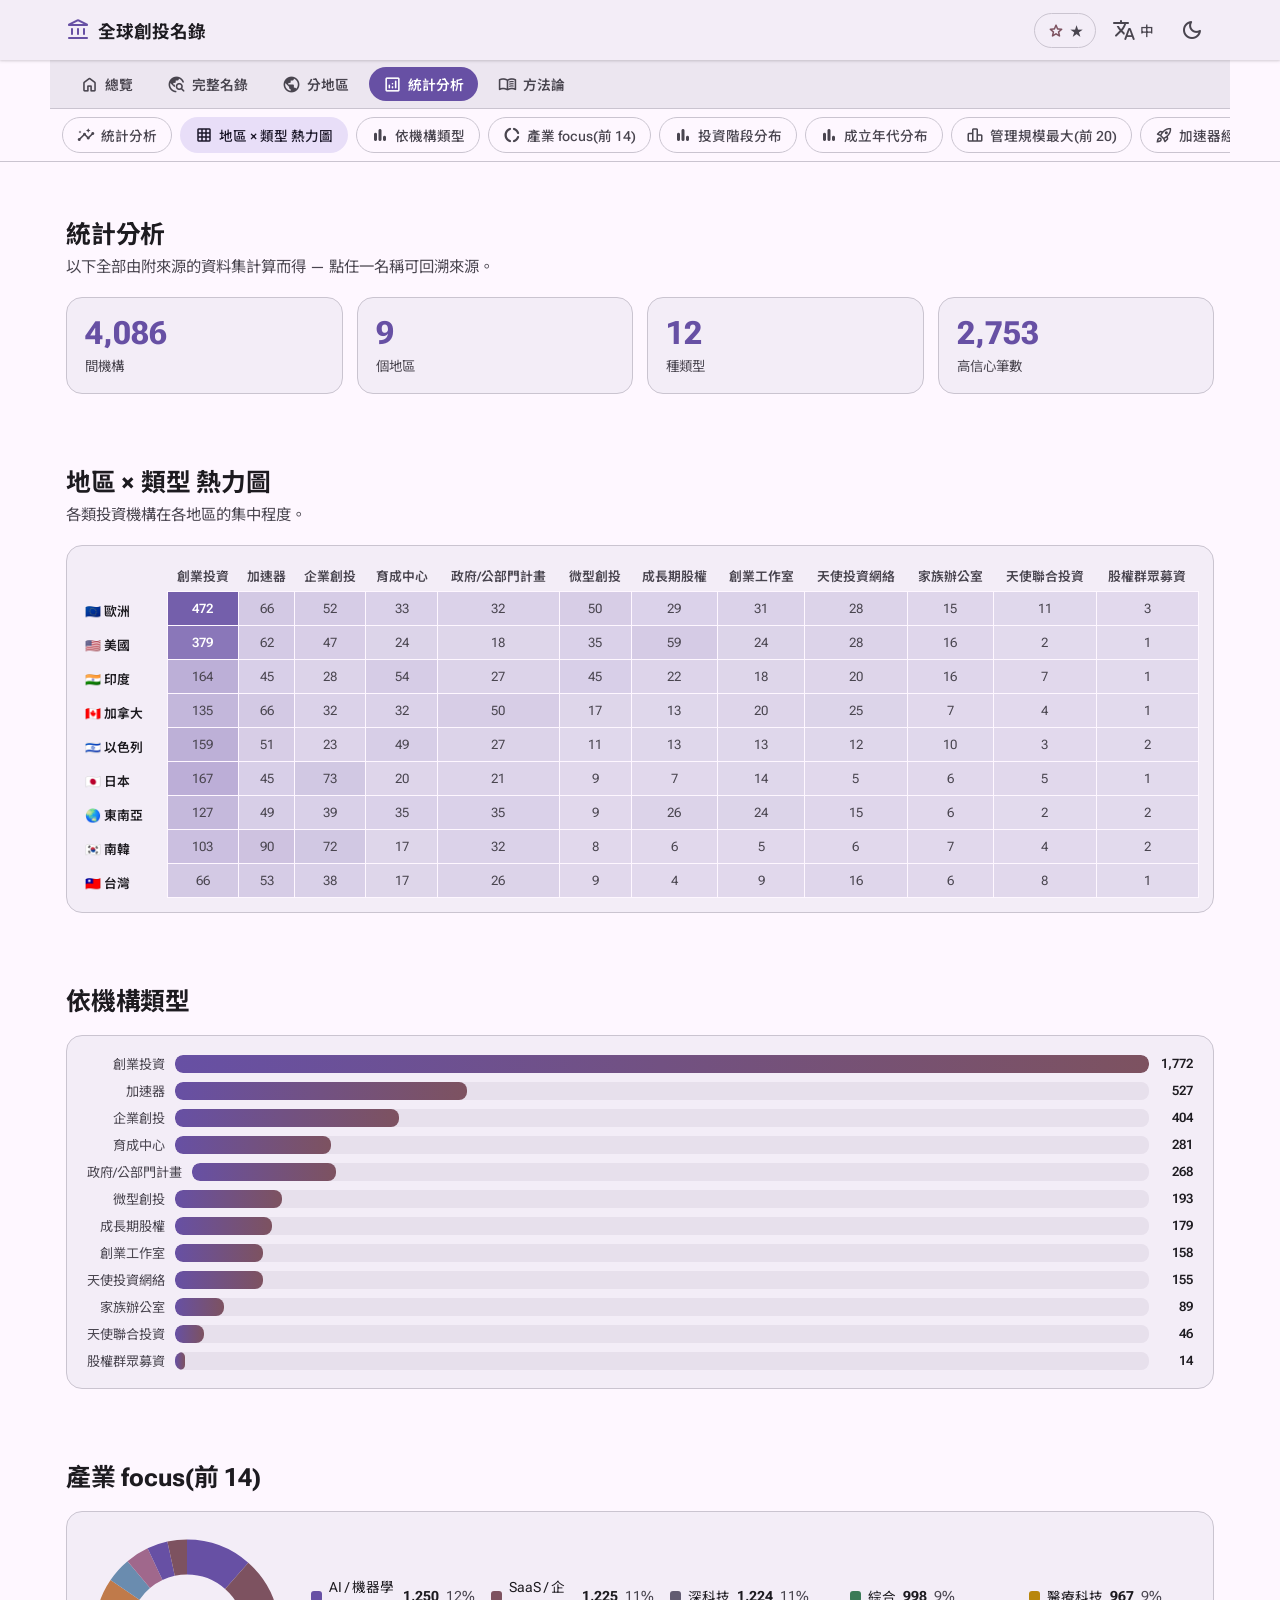
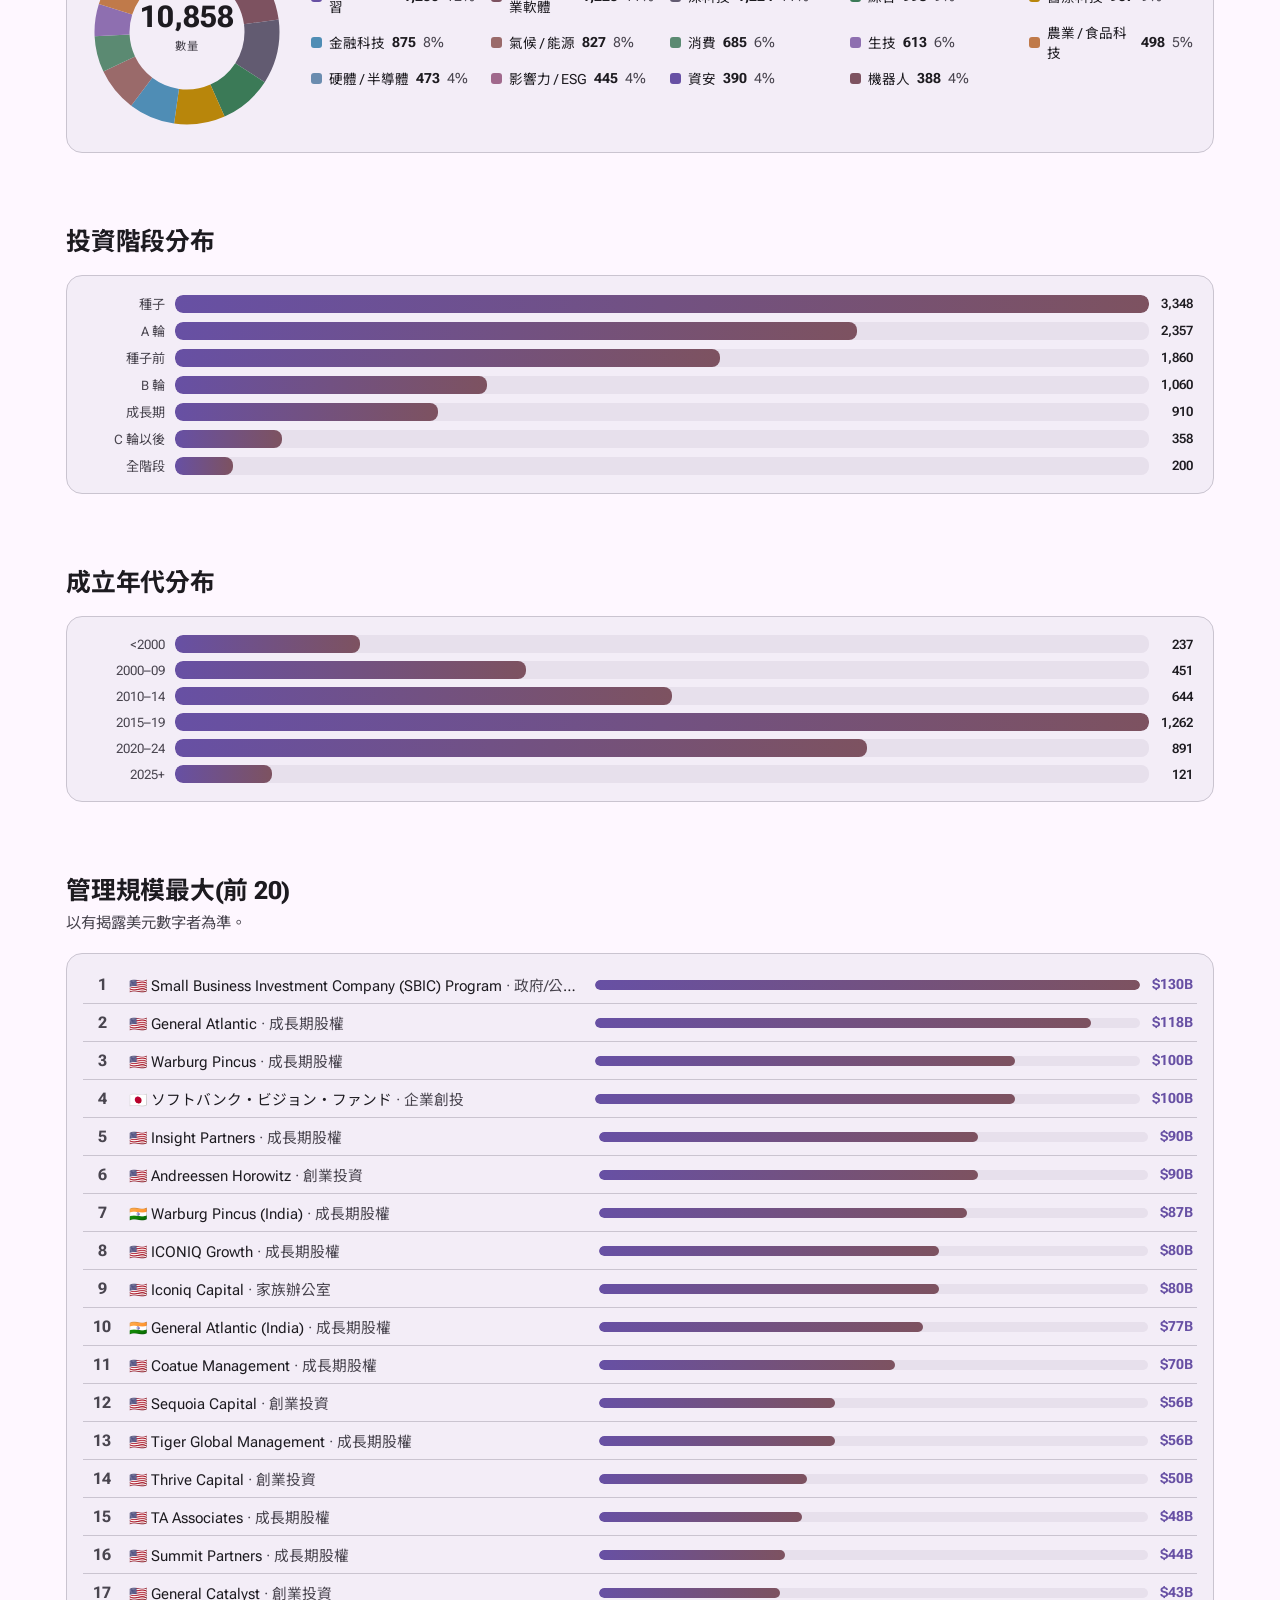
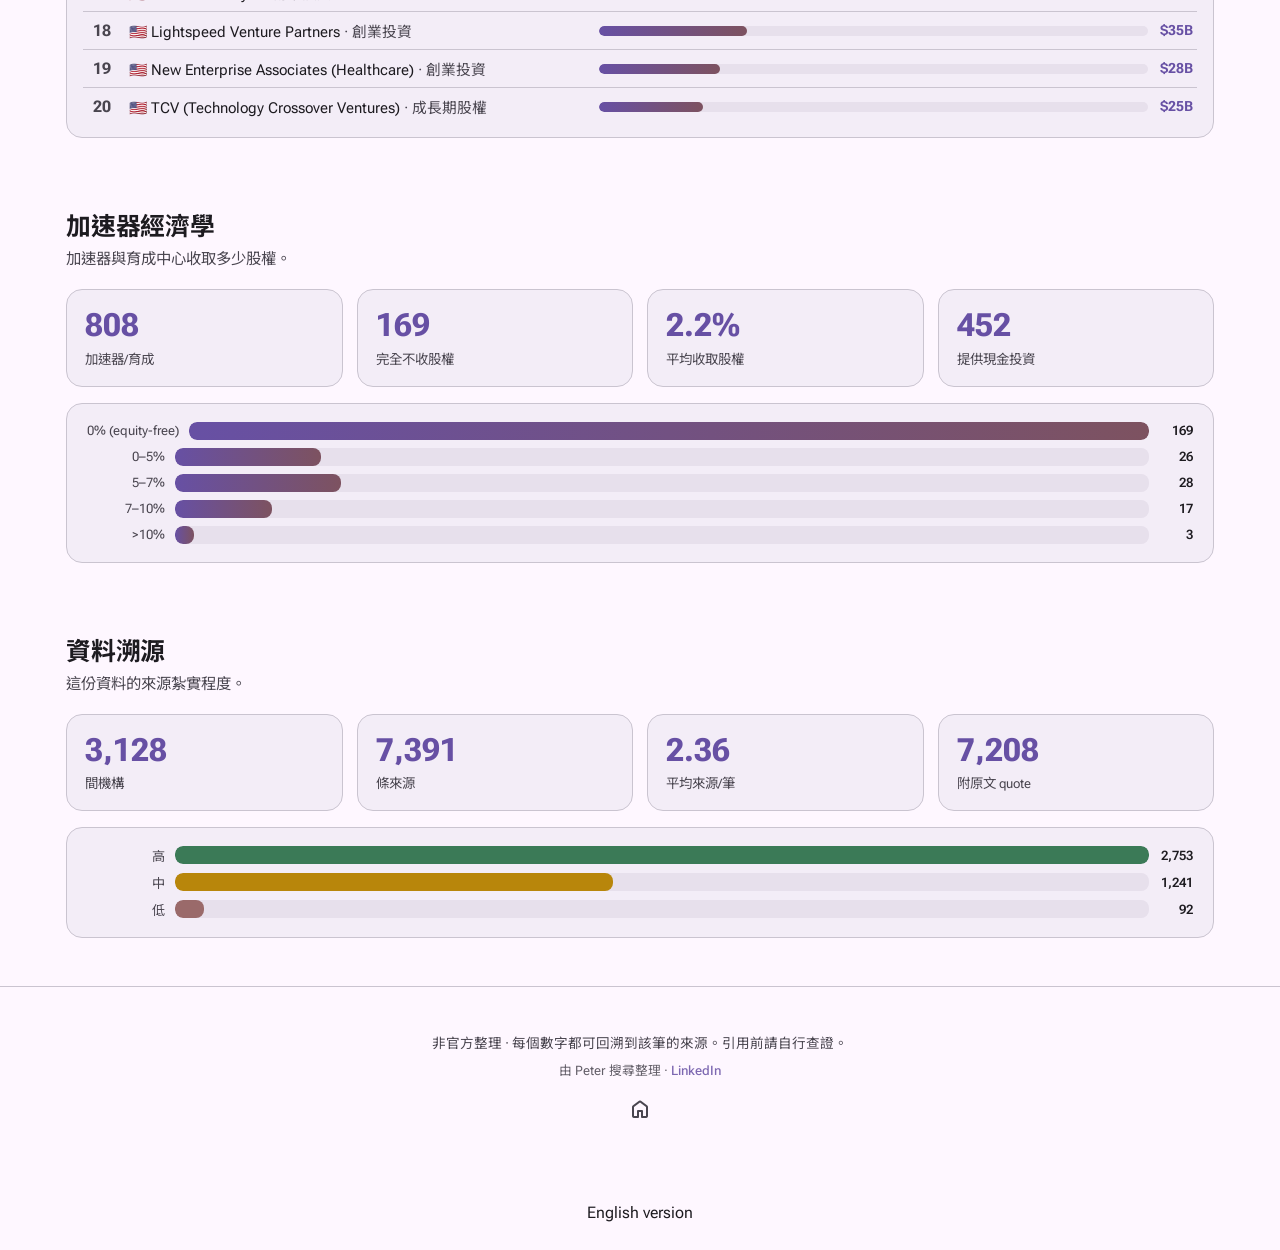
<file: docs/analysis.html>
<!DOCTYPE html>
<html lang="zh-Hant" data-theme="light">
<head>
  <!-- ==== Google Analytics 4 (Measurement ID: G-Z68YW1EG95) ==== -->
  <script async src="https://www.googletagmanager.com/gtag/js?id=G-Z68YW1EG95"></script>
  <script>
    window.dataLayer = window.dataLayer || [];
    function gtag(){ dataLayer.push(arguments); }
    gtag('js', new Date());
    gtag('config', 'G-Z68YW1EG95');
  </script>

  <meta charset="UTF-8" />
  <meta name="viewport" content="width=device-width, initial-scale=1.0, viewport-fit=cover" />
  <title>統計分析 · All-VC-Info</title>
<meta property="og:url" content="https://all-vc-info.peteraim.com/analysis.html" />
  <meta name="description" content="全球創投生態系的資料分析:地區×類型熱力圖、產業/階段/成立年分布、AUM 排行、加速器經濟學、資料溯源 — 全部由附來源的資料集計算。" />
  <link rel="canonical" href="https://all-vc-info.peteraim.com/analysis.html" />
  <link rel="alternate" hreflang="zh-Hant" href="https://all-vc-info.peteraim.com/analysis.html" />
  <link rel="alternate" hreflang="en" href="https://all-vc-info.peteraim.com/en/analysis.html" />
  <link rel="alternate" hreflang="x-default" href="https://all-vc-info.peteraim.com/analysis.html" />
  <meta name="theme-color" content="#6750A4" />
  <link rel="icon" href="data:image/svg+xml,%3Csvg xmlns='http://www.w3.org/2000/svg' viewBox='0 0 100 100'%3E%3Ctext y='.9em' font-size='88'%3E%F0%9F%8F%A6%3C/text%3E%3C/svg%3E" />
  <link rel="preconnect" href="https://fonts.googleapis.com" />
  <link rel="preconnect" href="https://fonts.gstatic.com" crossorigin />
  <link href="https://fonts.googleapis.com/css2?family=Roboto+Flex:opsz,wght@8..144,400..700&family=Noto+Sans+TC:wght@400;500;700;900&display=swap" rel="stylesheet" />
  <link href="https://fonts.googleapis.com/css2?family=Material+Symbols+Rounded:opsz,wght,FILL,GRAD@24,400,0,0&display=swap" rel="stylesheet" />
  <link rel="stylesheet" href="assets/styles.css" />
  <meta property="og:image" content="https://all-vc-info.peteraim.com/og-image.png">
  <meta property="og:image:width" content="1200">
  <meta property="og:image:height" content="630">
  <meta name="twitter:image" content="https://all-vc-info.peteraim.com/og-image.png">
  <meta name="twitter:card" content="summary_large_image">
</head>
<body>
  <header class="appbar"><div class="appbar__inner">
    <a class="brand" href="index.html"><span class="material-symbols-rounded brand__logo">account_balance</span><span class="brand__name" id="brandName">All-VC-Info</span></a>
    <div class="appbar__actions">
      <a class="gh-star" id="ghStar" href="https://github.com/tingwei161803/all-vc-info" data-repo="tingwei161803/all-vc-info" target="_blank" rel="noopener" aria-label="GitHub"><span class="material-symbols-rounded">star</span><span class="gh-star__count" id="ghStarCount">★</span></a>
      <a class="icon-btn" id="langToggle" href="/en/analysis.html" hreflang="en" lang="en" rel="alternate" aria-label="Switch to English"><span class="material-symbols-rounded">translate</span><span class="icon-btn__txt" id="langLabel">中</span></a>
      <button class="icon-btn" id="themeToggle" type="button" aria-label="Toggle theme / 切換主題"><span class="material-symbols-rounded" id="themeIcon">dark_mode</span></button>
    </div>
  </div></header>
  <nav class="siterail" id="siteRail" aria-label="Site navigation"></nav>
  <nav class="sectionnav" id="sectionNav" aria-label="Section navigation"><div class="sectionnav__inner" id="sectionNavInner"></div></nav>
  <span id="top"></span>
  <main id="sections" aria-live="polite">
<section class="section section--kpi" id="a-top"><header class="section-head"><h2 id="a-top-h">統計分析</h2><p class="section-head__sub">以下全部由附來源的資料集計算而得 — 點任一名稱可回溯來源。</p></header><div class="hero__stats"><div class="hero__stat" data-item=""><b class="hero__stat-value" data-count="4086">4,086</b><span class="hero__stat-label">間機構</span></div><div class="hero__stat" data-item=""><b class="hero__stat-value" data-count="9">9</b><span class="hero__stat-label">個地區</span></div><div class="hero__stat" data-item=""><b class="hero__stat-value" data-count="12">12</b><span class="hero__stat-label">種類型</span></div><div class="hero__stat" data-item=""><b class="hero__stat-value" data-count="2753">2,753</b><span class="hero__stat-label">高信心筆數</span></div></div></section><section class="section section--heatmap" id="heatmap"><header class="section-head"><h2 id="heatmap-h">地區 × 類型 熱力圖</h2><p class="section-head__sub">各類投資機構在各地區的集中程度。</p></header><div class="heatmap-wrap" data-item=""><table class="heatmap"><thead><tr><th></th><th>創業投資</th><th>加速器</th><th>企業創投</th><th>育成中心</th><th>政府/公部門計畫</th><th>微型創投</th><th>成長期股權</th><th>創業工作室</th><th>天使投資網絡</th><th>家族辦公室</th><th>天使聯合投資</th><th>股權群眾募資</th></tr></thead><tbody><tr><th class="rowhdr">🇪🇺 歐洲</th><td class="hot" style="background:rgba(103,80,164,0.900)"><span>472</span></td><td style="background:rgba(103,80,164,0.229)"><span>66</span></td><td style="background:rgba(103,80,164,0.206)"><span>52</span></td><td style="background:rgba(103,80,164,0.175)"><span>33</span></td><td style="background:rgba(103,80,164,0.173)"><span>32</span></td><td style="background:rgba(103,80,164,0.203)"><span>50</span></td><td style="background:rgba(103,80,164,0.168)"><span>29</span></td><td style="background:rgba(103,80,164,0.171)"><span>31</span></td><td style="background:rgba(103,80,164,0.166)"><span>28</span></td><td style="background:rgba(103,80,164,0.145)"><span>15</span></td><td style="background:rgba(103,80,164,0.138)"><span>11</span></td><td style="background:rgba(103,80,164,0.125)"><span>3</span></td></tr><tr><th class="rowhdr">🇺🇸 美國</th><td class="hot" style="background:rgba(103,80,164,0.746)"><span>379</span></td><td style="background:rgba(103,80,164,0.222)"><span>62</span></td><td style="background:rgba(103,80,164,0.198)"><span>47</span></td><td style="background:rgba(103,80,164,0.160)"><span>24</span></td><td style="background:rgba(103,80,164,0.150)"><span>18</span></td><td style="background:rgba(103,80,164,0.178)"><span>35</span></td><td style="background:rgba(103,80,164,0.217)"><span>59</span></td><td style="background:rgba(103,80,164,0.160)"><span>24</span></td><td style="background:rgba(103,80,164,0.166)"><span>28</span></td><td style="background:rgba(103,80,164,0.146)"><span>16</span></td><td style="background:rgba(103,80,164,0.123)"><span>2</span></td><td style="background:rgba(103,80,164,0.122)"><span>1</span></td></tr><tr><th class="rowhdr">🇮🇳 印度</th><td style="background:rgba(103,80,164,0.391)"><span>164</span></td><td style="background:rgba(103,80,164,0.194)"><span>45</span></td><td style="background:rgba(103,80,164,0.166)"><span>28</span></td><td style="background:rgba(103,80,164,0.209)"><span>54</span></td><td style="background:rgba(103,80,164,0.165)"><span>27</span></td><td style="background:rgba(103,80,164,0.194)"><span>45</span></td><td style="background:rgba(103,80,164,0.156)"><span>22</span></td><td style="background:rgba(103,80,164,0.150)"><span>18</span></td><td style="background:rgba(103,80,164,0.153)"><span>20</span></td><td style="background:rgba(103,80,164,0.146)"><span>16</span></td><td style="background:rgba(103,80,164,0.132)"><span>7</span></td><td style="background:rgba(103,80,164,0.122)"><span>1</span></td></tr><tr><th class="rowhdr">🇨🇦 加拿大</th><td style="background:rgba(103,80,164,0.343)"><span>135</span></td><td style="background:rgba(103,80,164,0.229)"><span>66</span></td><td style="background:rgba(103,80,164,0.173)"><span>32</span></td><td style="background:rgba(103,80,164,0.173)"><span>32</span></td><td style="background:rgba(103,80,164,0.203)"><span>50</span></td><td style="background:rgba(103,80,164,0.148)"><span>17</span></td><td style="background:rgba(103,80,164,0.141)"><span>13</span></td><td style="background:rgba(103,80,164,0.153)"><span>20</span></td><td style="background:rgba(103,80,164,0.161)"><span>25</span></td><td style="background:rgba(103,80,164,0.132)"><span>7</span></td><td style="background:rgba(103,80,164,0.127)"><span>4</span></td><td style="background:rgba(103,80,164,0.122)"><span>1</span></td></tr><tr><th class="rowhdr">🇮🇱 以色列</th><td style="background:rgba(103,80,164,0.383)"><span>159</span></td><td style="background:rgba(103,80,164,0.204)"><span>51</span></td><td style="background:rgba(103,80,164,0.158)"><span>23</span></td><td style="background:rgba(103,80,164,0.201)"><span>49</span></td><td style="background:rgba(103,80,164,0.165)"><span>27</span></td><td style="background:rgba(103,80,164,0.138)"><span>11</span></td><td style="background:rgba(103,80,164,0.141)"><span>13</span></td><td style="background:rgba(103,80,164,0.141)"><span>13</span></td><td style="background:rgba(103,80,164,0.140)"><span>12</span></td><td style="background:rgba(103,80,164,0.137)"><span>10</span></td><td style="background:rgba(103,80,164,0.125)"><span>3</span></td><td style="background:rgba(103,80,164,0.123)"><span>2</span></td></tr><tr><th class="rowhdr">🇯🇵 日本</th><td style="background:rgba(103,80,164,0.396)"><span>167</span></td><td style="background:rgba(103,80,164,0.194)"><span>45</span></td><td style="background:rgba(103,80,164,0.241)"><span>73</span></td><td style="background:rgba(103,80,164,0.153)"><span>20</span></td><td style="background:rgba(103,80,164,0.155)"><span>21</span></td><td style="background:rgba(103,80,164,0.135)"><span>9</span></td><td style="background:rgba(103,80,164,0.132)"><span>7</span></td><td style="background:rgba(103,80,164,0.143)"><span>14</span></td><td style="background:rgba(103,80,164,0.128)"><span>5</span></td><td style="background:rgba(103,80,164,0.130)"><span>6</span></td><td style="background:rgba(103,80,164,0.128)"><span>5</span></td><td style="background:rgba(103,80,164,0.122)"><span>1</span></td></tr><tr><th class="rowhdr">🌏 東南亞</th><td style="background:rgba(103,80,164,0.330)"><span>127</span></td><td style="background:rgba(103,80,164,0.201)"><span>49</span></td><td style="background:rgba(103,80,164,0.184)"><span>39</span></td><td style="background:rgba(103,80,164,0.178)"><span>35</span></td><td style="background:rgba(103,80,164,0.178)"><span>35</span></td><td style="background:rgba(103,80,164,0.135)"><span>9</span></td><td style="background:rgba(103,80,164,0.163)"><span>26</span></td><td style="background:rgba(103,80,164,0.160)"><span>24</span></td><td style="background:rgba(103,80,164,0.145)"><span>15</span></td><td style="background:rgba(103,80,164,0.130)"><span>6</span></td><td style="background:rgba(103,80,164,0.123)"><span>2</span></td><td style="background:rgba(103,80,164,0.123)"><span>2</span></td></tr><tr><th class="rowhdr">🇰🇷 南韓</th><td style="background:rgba(103,80,164,0.290)"><span>103</span></td><td style="background:rgba(103,80,164,0.269)"><span>90</span></td><td style="background:rgba(103,80,164,0.239)"><span>72</span></td><td style="background:rgba(103,80,164,0.148)"><span>17</span></td><td style="background:rgba(103,80,164,0.173)"><span>32</span></td><td style="background:rgba(103,80,164,0.133)"><span>8</span></td><td style="background:rgba(103,80,164,0.130)"><span>6</span></td><td style="background:rgba(103,80,164,0.128)"><span>5</span></td><td style="background:rgba(103,80,164,0.130)"><span>6</span></td><td style="background:rgba(103,80,164,0.132)"><span>7</span></td><td style="background:rgba(103,80,164,0.127)"><span>4</span></td><td style="background:rgba(103,80,164,0.123)"><span>2</span></td></tr><tr><th class="rowhdr">🇹🇼 台灣</th><td style="background:rgba(103,80,164,0.229)"><span>66</span></td><td style="background:rgba(103,80,164,0.208)"><span>53</span></td><td style="background:rgba(103,80,164,0.183)"><span>38</span></td><td style="background:rgba(103,80,164,0.148)"><span>17</span></td><td style="background:rgba(103,80,164,0.163)"><span>26</span></td><td style="background:rgba(103,80,164,0.135)"><span>9</span></td><td style="background:rgba(103,80,164,0.127)"><span>4</span></td><td style="background:rgba(103,80,164,0.135)"><span>9</span></td><td style="background:rgba(103,80,164,0.146)"><span>16</span></td><td style="background:rgba(103,80,164,0.130)"><span>6</span></td><td style="background:rgba(103,80,164,0.133)"><span>8</span></td><td style="background:rgba(103,80,164,0.122)"><span>1</span></td></tr></tbody></table></div></section><section class="section section--bars" id="types"><header class="section-head"><h2 id="types-h">依機構類型</h2></header><div class="chart-card" data-item=""><div class="hbar"><span class="hbar__label">創業投資</span><span class="hbar__track"><span class="hbar__fill" style="width:100%"></span></span><span class="hbar__val">1,772</span></div><div class="hbar"><span class="hbar__label">加速器</span><span class="hbar__track"><span class="hbar__fill" style="width:30%"></span></span><span class="hbar__val">527</span></div><div class="hbar"><span class="hbar__label">企業創投</span><span class="hbar__track"><span class="hbar__fill" style="width:23%"></span></span><span class="hbar__val">404</span></div><div class="hbar"><span class="hbar__label">育成中心</span><span class="hbar__track"><span class="hbar__fill" style="width:16%"></span></span><span class="hbar__val">281</span></div><div class="hbar"><span class="hbar__label">政府/公部門計畫</span><span class="hbar__track"><span class="hbar__fill" style="width:15%"></span></span><span class="hbar__val">268</span></div><div class="hbar"><span class="hbar__label">微型創投</span><span class="hbar__track"><span class="hbar__fill" style="width:11%"></span></span><span class="hbar__val">193</span></div><div class="hbar"><span class="hbar__label">成長期股權</span><span class="hbar__track"><span class="hbar__fill" style="width:10%"></span></span><span class="hbar__val">179</span></div><div class="hbar"><span class="hbar__label">創業工作室</span><span class="hbar__track"><span class="hbar__fill" style="width:9%"></span></span><span class="hbar__val">158</span></div><div class="hbar"><span class="hbar__label">天使投資網絡</span><span class="hbar__track"><span class="hbar__fill" style="width:9%"></span></span><span class="hbar__val">155</span></div><div class="hbar"><span class="hbar__label">家族辦公室</span><span class="hbar__track"><span class="hbar__fill" style="width:5%"></span></span><span class="hbar__val">89</span></div><div class="hbar"><span class="hbar__label">天使聯合投資</span><span class="hbar__track"><span class="hbar__fill" style="width:3%"></span></span><span class="hbar__val">46</span></div><div class="hbar"><span class="hbar__label">股權群眾募資</span><span class="hbar__track"><span class="hbar__fill" style="width:1%"></span></span><span class="hbar__val">14</span></div></div></section><section class="section section--donut" id="sectors"><header class="section-head"><h2 id="sectors-h">產業 focus(前 14)</h2></header><div class="donut-wrap" data-item=""><svg class="donut" viewBox="0 0 160 160" role="img" aria-label="產業 focus(前 14)"><circle r="60" cx="80" cy="80" fill="none" stroke="#6750A4" stroke-width="28" stroke-dasharray="43.40015638593378 333.5909620448414" stroke-dashoffset="0" transform="rotate(-90 80 80)"><title>AI / 機器學習: 1,250</title></circle><circle r="60" cx="80" cy="80" fill="none" stroke="#7D5260" stroke-width="28" stroke-dasharray="42.532153258215104 334.45896517256006" stroke-dashoffset="-43.40015638593378" transform="rotate(-90 80 80)"><title>SaaS / 企業軟體: 1,225</title></circle><circle r="60" cx="80" cy="80" fill="none" stroke="#625B71" stroke-width="28" stroke-dasharray="42.497433133106355 334.4936852976688" stroke-dashoffset="-85.93230964414889" transform="rotate(-90 80 80)"><title>深科技: 1,224</title></circle><circle r="60" cx="80" cy="80" fill="none" stroke="#3B7A57" stroke-width="28" stroke-dasharray="34.65068485852952 342.3404335722456" stroke-dashoffset="-128.42974277725523" transform="rotate(-90 80 80)"><title>綜合: 998</title></circle><circle r="60" cx="80" cy="80" fill="none" stroke="#B8860B" stroke-width="28" stroke-dasharray="33.57436098015837 343.4167574506168" stroke-dashoffset="-163.08042763578476" transform="rotate(-90 80 80)"><title>醫療科技: 967</title></circle><circle r="60" cx="80" cy="80" fill="none" stroke="#4F8DB5" stroke-width="28" stroke-dasharray="30.38010947015364 346.6110089606215" stroke-dashoffset="-196.65478861594312" transform="rotate(-90 80 80)"><title>金融科技: 875</title></circle><circle r="60" cx="80" cy="80" fill="none" stroke="#9A6A6A" stroke-width="28" stroke-dasharray="28.71354346493379 348.2775749658414" stroke-dashoffset="-227.03489808609675" transform="rotate(-90 80 80)"><title>氣候 / 能源: 827</title></circle><circle r="60" cx="80" cy="80" fill="none" stroke="#5B8A72" stroke-width="28" stroke-dasharray="23.783285699491707 353.2078327312834" stroke-dashoffset="-255.74844155103054" transform="rotate(-90 80 80)"><title>消費: 685</title></circle><circle r="60" cx="80" cy="80" fill="none" stroke="#8E6FB0" stroke-width="28" stroke-dasharray="21.283436691661922 355.70768173911324" stroke-dashoffset="-279.53172725052224" transform="rotate(-90 80 80)"><title>生技: 613</title></circle><circle r="60" cx="80" cy="80" fill="none" stroke="#C07A4A" stroke-width="28" stroke-dasharray="17.290622304156017 359.7004961266191" stroke-dashoffset="-300.81516394218414" transform="rotate(-90 80 80)"><title>農業 / 食品科技: 498</title></circle><circle r="60" cx="80" cy="80" fill="none" stroke="#6A8CAF" stroke-width="28" stroke-dasharray="16.42261917643734 360.5684992543378" stroke-dashoffset="-318.10578624634013" transform="rotate(-90 80 80)"><title>硬體 / 半導體: 473</title></circle><circle r="60" cx="80" cy="80" fill="none" stroke="#A0688C" stroke-width="28" stroke-dasharray="15.450455673392423 361.54066275738273" stroke-dashoffset="-334.5284054227775" transform="rotate(-90 80 80)"><title>影響力 / ESG: 445</title></circle><circle r="60" cx="80" cy="80" fill="none" stroke="#6750A4" stroke-width="28" stroke-dasharray="13.540848792411339 363.4502696383638" stroke-dashoffset="-349.9788610961699" transform="rotate(-90 80 80)"><title>資安: 390</title></circle><circle r="60" cx="80" cy="80" fill="none" stroke="#7D5260" stroke-width="28" stroke-dasharray="13.471408542193842 363.5197098885813" stroke-dashoffset="-363.51970988858125" transform="rotate(-90 80 80)"><title>機器人: 388</title></circle><text x="80" y="76" text-anchor="middle" class="donut-total">10,858</text><text x="80" y="94" text-anchor="middle" class="donut-cap">數量</text></svg><ul class="legend"><li><span class="lg-dot" style="background:#6750A4"></span>AI / 機器學習 <b>1,250</b> <span class="muted">12%</span></li><li><span class="lg-dot" style="background:#7D5260"></span>SaaS / 企業軟體 <b>1,225</b> <span class="muted">11%</span></li><li><span class="lg-dot" style="background:#625B71"></span>深科技 <b>1,224</b> <span class="muted">11%</span></li><li><span class="lg-dot" style="background:#3B7A57"></span>綜合 <b>998</b> <span class="muted">9%</span></li><li><span class="lg-dot" style="background:#B8860B"></span>醫療科技 <b>967</b> <span class="muted">9%</span></li><li><span class="lg-dot" style="background:#4F8DB5"></span>金融科技 <b>875</b> <span class="muted">8%</span></li><li><span class="lg-dot" style="background:#9A6A6A"></span>氣候 / 能源 <b>827</b> <span class="muted">8%</span></li><li><span class="lg-dot" style="background:#5B8A72"></span>消費 <b>685</b> <span class="muted">6%</span></li><li><span class="lg-dot" style="background:#8E6FB0"></span>生技 <b>613</b> <span class="muted">6%</span></li><li><span class="lg-dot" style="background:#C07A4A"></span>農業 / 食品科技 <b>498</b> <span class="muted">5%</span></li><li><span class="lg-dot" style="background:#6A8CAF"></span>硬體 / 半導體 <b>473</b> <span class="muted">4%</span></li><li><span class="lg-dot" style="background:#A0688C"></span>影響力 / ESG <b>445</b> <span class="muted">4%</span></li><li><span class="lg-dot" style="background:#6750A4"></span>資安 <b>390</b> <span class="muted">4%</span></li><li><span class="lg-dot" style="background:#7D5260"></span>機器人 <b>388</b> <span class="muted">4%</span></li></ul></div></section><section class="section section--bars" id="stages"><header class="section-head"><h2 id="stages-h">投資階段分布</h2></header><div class="chart-card" data-item=""><div class="hbar"><span class="hbar__label">種子</span><span class="hbar__track"><span class="hbar__fill" style="width:100%"></span></span><span class="hbar__val">3,348</span></div><div class="hbar"><span class="hbar__label">A 輪</span><span class="hbar__track"><span class="hbar__fill" style="width:70%"></span></span><span class="hbar__val">2,357</span></div><div class="hbar"><span class="hbar__label">種子前</span><span class="hbar__track"><span class="hbar__fill" style="width:56%"></span></span><span class="hbar__val">1,860</span></div><div class="hbar"><span class="hbar__label">B 輪</span><span class="hbar__track"><span class="hbar__fill" style="width:32%"></span></span><span class="hbar__val">1,060</span></div><div class="hbar"><span class="hbar__label">成長期</span><span class="hbar__track"><span class="hbar__fill" style="width:27%"></span></span><span class="hbar__val">910</span></div><div class="hbar"><span class="hbar__label">C 輪以後</span><span class="hbar__track"><span class="hbar__fill" style="width:11%"></span></span><span class="hbar__val">358</span></div><div class="hbar"><span class="hbar__label">全階段</span><span class="hbar__track"><span class="hbar__fill" style="width:6%"></span></span><span class="hbar__val">200</span></div></div></section><section class="section section--bars" id="founded"><header class="section-head"><h2 id="founded-h">成立年代分布</h2></header><div class="chart-card" data-item=""><div class="hbar"><span class="hbar__label">&lt;2000</span><span class="hbar__track"><span class="hbar__fill" style="width:19%"></span></span><span class="hbar__val">237</span></div><div class="hbar"><span class="hbar__label">2000–09</span><span class="hbar__track"><span class="hbar__fill" style="width:36%"></span></span><span class="hbar__val">451</span></div><div class="hbar"><span class="hbar__label">2010–14</span><span class="hbar__track"><span class="hbar__fill" style="width:51%"></span></span><span class="hbar__val">644</span></div><div class="hbar"><span class="hbar__label">2015–19</span><span class="hbar__track"><span class="hbar__fill" style="width:100%"></span></span><span class="hbar__val">1,262</span></div><div class="hbar"><span class="hbar__label">2020–24</span><span class="hbar__track"><span class="hbar__fill" style="width:71%"></span></span><span class="hbar__val">891</span></div><div class="hbar"><span class="hbar__label">2025+</span><span class="hbar__track"><span class="hbar__fill" style="width:10%"></span></span><span class="hbar__val">121</span></div></div></section><section class="section section--toplist" id="aum"><header class="section-head"><h2 id="aum-h">管理規模最大(前 20)</h2><p class="section-head__sub">以有揭露美元數字者為準。</p></header><div class="toplist" data-item=""><a class="trow" data-item="" href="directory.html#us-sbic-program"><span class="trank">1</span><span class="tname">🇺🇸 Small Business Investment Company (SBIC) Program<span class="muted"> · 政府/公部門計畫</span></span><span class="hbar__track tbar"><span class="hbar__fill" style="width:100%"></span></span><span class="tval">$130B</span></a><a class="trow" data-item="" href="directory.html#us-general-atlantic"><span class="trank">2</span><span class="tname">🇺🇸 General Atlantic<span class="muted"> · 成長期股權</span></span><span class="hbar__track tbar"><span class="hbar__fill" style="width:91%"></span></span><span class="tval">$118B</span></a><a class="trow" data-item="" href="directory.html#us-warburg-pincus"><span class="trank">3</span><span class="tname">🇺🇸 Warburg Pincus<span class="muted"> · 成長期股權</span></span><span class="hbar__track tbar"><span class="hbar__fill" style="width:77%"></span></span><span class="tval">$100B</span></a><a class="trow" data-item="" href="directory.html#jp-softbank-vision-fund"><span class="trank">4</span><span class="tname">🇯🇵 ソフトバンク・ビジョン・ファンド<span class="muted"> · 企業創投</span></span><span class="hbar__track tbar"><span class="hbar__fill" style="width:77%"></span></span><span class="tval">$100B</span></a><a class="trow" data-item="" href="directory.html#us-insight-partners"><span class="trank">5</span><span class="tname">🇺🇸 Insight Partners<span class="muted"> · 成長期股權</span></span><span class="hbar__track tbar"><span class="hbar__fill" style="width:69%"></span></span><span class="tval">$90B</span></a><a class="trow" data-item="" href="directory.html#us-andreessen-horowitz"><span class="trank">6</span><span class="tname">🇺🇸 Andreessen Horowitz<span class="muted"> · 創業投資</span></span><span class="hbar__track tbar"><span class="hbar__fill" style="width:69%"></span></span><span class="tval">$90B</span></a><a class="trow" data-item="" href="directory.html#in-warburg-pincus-india"><span class="trank">7</span><span class="tname">🇮🇳 Warburg Pincus (India)<span class="muted"> · 成長期股權</span></span><span class="hbar__track tbar"><span class="hbar__fill" style="width:67%"></span></span><span class="tval">$87B</span></a><a class="trow" data-item="" href="directory.html#us-iconiq-growth"><span class="trank">8</span><span class="tname">🇺🇸 ICONIQ Growth<span class="muted"> · 成長期股權</span></span><span class="hbar__track tbar"><span class="hbar__fill" style="width:62%"></span></span><span class="tval">$80B</span></a><a class="trow" data-item="" href="directory.html#us-iconiq-capital"><span class="trank">9</span><span class="tname">🇺🇸 Iconiq Capital<span class="muted"> · 家族辦公室</span></span><span class="hbar__track tbar"><span class="hbar__fill" style="width:62%"></span></span><span class="tval">$80B</span></a><a class="trow" data-item="" href="directory.html#in-general-atlantic-india"><span class="trank">10</span><span class="tname">🇮🇳 General Atlantic (India)<span class="muted"> · 成長期股權</span></span><span class="hbar__track tbar"><span class="hbar__fill" style="width:59%"></span></span><span class="tval">$77B</span></a><a class="trow" data-item="" href="directory.html#us-coatue-management"><span class="trank">11</span><span class="tname">🇺🇸 Coatue Management<span class="muted"> · 成長期股權</span></span><span class="hbar__track tbar"><span class="hbar__fill" style="width:54%"></span></span><span class="tval">$70B</span></a><a class="trow" data-item="" href="directory.html#us-sequoia-capital"><span class="trank">12</span><span class="tname">🇺🇸 Sequoia Capital<span class="muted"> · 創業投資</span></span><span class="hbar__track tbar"><span class="hbar__fill" style="width:43%"></span></span><span class="tval">$56B</span></a><a class="trow" data-item="" href="directory.html#us-tiger-global-management"><span class="trank">13</span><span class="tname">🇺🇸 Tiger Global Management<span class="muted"> · 成長期股權</span></span><span class="hbar__track tbar"><span class="hbar__fill" style="width:43%"></span></span><span class="tval">$56B</span></a><a class="trow" data-item="" href="directory.html#us-thrive-capital"><span class="trank">14</span><span class="tname">🇺🇸 Thrive Capital<span class="muted"> · 創業投資</span></span><span class="hbar__track tbar"><span class="hbar__fill" style="width:38%"></span></span><span class="tval">$50B</span></a><a class="trow" data-item="" href="directory.html#us-ta-associates"><span class="trank">15</span><span class="tname">🇺🇸 TA Associates<span class="muted"> · 成長期股權</span></span><span class="hbar__track tbar"><span class="hbar__fill" style="width:37%"></span></span><span class="tval">$48B</span></a><a class="trow" data-item="" href="directory.html#us-summit-partners"><span class="trank">16</span><span class="tname">🇺🇸 Summit Partners<span class="muted"> · 成長期股權</span></span><span class="hbar__track tbar"><span class="hbar__fill" style="width:34%"></span></span><span class="tval">$44B</span></a><a class="trow" data-item="" href="directory.html#us-general-catalyst"><span class="trank">17</span><span class="tname">🇺🇸 General Catalyst<span class="muted"> · 創業投資</span></span><span class="hbar__track tbar"><span class="hbar__fill" style="width:33%"></span></span><span class="tval">$43B</span></a><a class="trow" data-item="" href="directory.html#us-lightspeed-venture-partners"><span class="trank">18</span><span class="tname">🇺🇸 Lightspeed Venture Partners<span class="muted"> · 創業投資</span></span><span class="hbar__track tbar"><span class="hbar__fill" style="width:27%"></span></span><span class="tval">$35B</span></a><a class="trow" data-item="" href="directory.html#us-nea-healthcare"><span class="trank">19</span><span class="tname">🇺🇸 New Enterprise Associates (Healthcare)<span class="muted"> · 創業投資</span></span><span class="hbar__track tbar"><span class="hbar__fill" style="width:22%"></span></span><span class="tval">$28B</span></a><a class="trow" data-item="" href="directory.html#us-tcv"><span class="trank">20</span><span class="tname">🇺🇸 TCV (Technology Crossover Ventures)<span class="muted"> · 成長期股權</span></span><span class="hbar__track tbar"><span class="hbar__fill" style="width:19%"></span></span><span class="tval">$25B</span></a></div></section><section class="section section--accel" id="accel"><header class="section-head"><h2 id="accel-h">加速器經濟學</h2><p class="section-head__sub">加速器與育成中心收取多少股權。</p></header><div class="hero__stats" style="margin-bottom:16px"><div class="hero__stat"><b class="hero__stat-value">808</b><span class="hero__stat-label">加速器/育成</span></div><div class="hero__stat"><b class="hero__stat-value">169</b><span class="hero__stat-label">完全不收股權</span></div><div class="hero__stat"><b class="hero__stat-value">2.2%</b><span class="hero__stat-label">平均收取股權</span></div><div class="hero__stat"><b class="hero__stat-value">452</b><span class="hero__stat-label">提供現金投資</span></div></div><div class="chart-card" data-item=""><div class="hbar"><span class="hbar__label">0% (equity-free)</span><span class="hbar__track"><span class="hbar__fill" style="width:100%"></span></span><span class="hbar__val">169</span></div><div class="hbar"><span class="hbar__label">0–5%</span><span class="hbar__track"><span class="hbar__fill" style="width:15%"></span></span><span class="hbar__val">26</span></div><div class="hbar"><span class="hbar__label">5–7%</span><span class="hbar__track"><span class="hbar__fill" style="width:17%"></span></span><span class="hbar__val">28</span></div><div class="hbar"><span class="hbar__label">7–10%</span><span class="hbar__track"><span class="hbar__fill" style="width:10%"></span></span><span class="hbar__val">17</span></div><div class="hbar"><span class="hbar__label">&gt;10%</span><span class="hbar__track"><span class="hbar__fill" style="width:2%"></span></span><span class="hbar__val">3</span></div></div></section><section class="section section--provenance" id="prov"><header class="section-head"><h2 id="prov-h">資料溯源</h2><p class="section-head__sub">這份資料的來源紮實程度。</p></header><div class="hero__stats" style="margin-bottom:16px"><div class="hero__stat"><b class="hero__stat-value" data-count="4086">4,086</b><span class="hero__stat-label">間機構</span></div><div class="hero__stat"><b class="hero__stat-value" data-count="9656">9,656</b><span class="hero__stat-label">條來源</span></div><div class="hero__stat"><b class="hero__stat-value">2.36</b><span class="hero__stat-label">平均來源/筆</span></div><div class="hero__stat"><b class="hero__stat-value" data-count="9417">9,417</b><span class="hero__stat-label">附原文 quote</span></div></div><div class="chart-card" data-item=""><div class="hbar"><span class="hbar__label">高</span><span class="hbar__track"><span class="hbar__fill conf-high" style="width:100%"></span></span><span class="hbar__val">2,753</span></div><div class="hbar"><span class="hbar__label">中</span><span class="hbar__track"><span class="hbar__fill conf-med" style="width:45%"></span></span><span class="hbar__val">1,241</span></div><div class="hbar"><span class="hbar__label">低</span><span class="hbar__track"><span class="hbar__fill conf-low" style="width:3%"></span></span><span class="hbar__val">92</span></div></div></section>
</main>
  <dialog class="dialog" id="dialog" aria-labelledby="dialogTitle">
    <div class="dialog__bar">
      <button class="icon-btn" id="dialogPrev" type="button" aria-label="Previous / 上一個"><span class="material-symbols-rounded">chevron_left</span></button>
      <button class="icon-btn" id="dialogNext" type="button" aria-label="Next / 下一個"><span class="material-symbols-rounded">chevron_right</span></button>
      <span class="dialog__spacer"></span>
      <button class="icon-btn" id="dialogClose" type="button" aria-label="Close / 關閉"><span class="material-symbols-rounded">close</span></button>
    </div>
    <div class="dialog__body" id="dialogBody"></div>
  </dialog>
  <footer class="footer"><p id="footerText"></p></footer>
  <script>
  window.SITE_PAGE = {
    id:"analysis", kind:"analysis",
    title:{en:"Statistical analysis", zh:"統計分析"},
    sections:[
      {type:"kpi", id:"a-top", source:"overview",
        title:{en:"Statistical analysis", zh:"統計分析"},
        sub:{en:"Everything below is computed from the sourced dataset — open any name to trace it back.", zh:"以下全部由附來源的資料集計算而得 — 點任一名稱可回溯來源。"}},
      {type:"heatmap", id:"heatmap", title:{en:"Region × type heatmap", zh:"地區 × 類型 熱力圖"}, sub:{en:"Where each kind of investor concentrates across regions.", zh:"各類投資機構在各地區的集中程度。"}},
      {type:"bars", id:"types", title:{en:"By organization type", zh:"依機構類型"}, source:"axis:type"},
      {type:"donut", id:"sectors", title:{en:"Sector focus (top 14)", zh:"產業 focus(前 14)"}, source:"axis:sector", limit:14},
      {type:"bars", id:"stages", title:{en:"Stage focus", zh:"投資階段分布"}, source:"axis:stage"},
      {type:"bars", id:"founded", title:{en:"Founding cohort", zh:"成立年代分布"}, source:"analytics:founded"},
      {type:"toplist", id:"aum", title:{en:"Largest by AUM / fund size", zh:"管理規模最大(前 20)"}, sub:{en:"Among organizations that disclose a USD figure.", zh:"以有揭露美元數字者為準。"}, limit:20},
      {type:"accel", id:"accel", title:{en:"Accelerator economics", zh:"加速器經濟學"}, sub:{en:"How much equity accelerators & incubators take.", zh:"加速器與育成中心收取多少股權。"}},
      {type:"provenance", id:"prov", title:{en:"Data provenance", zh:"資料溯源"}, sub:{en:"How well-sourced this dataset is.", zh:"這份資料的來源紮實程度。"}}
    ]
  };
  </script>
  <script src="data/meta.js"></script>
  <script src="data/index.js"></script>
  <script src="assets/app.js"></script>
<p class="lang-alt-link" style="text-align:center;padding:12px;"><a href="/en/analysis.html" hreflang="en" rel="alternate" lang="en">English version</a></p>
</body>
</html>
</file>
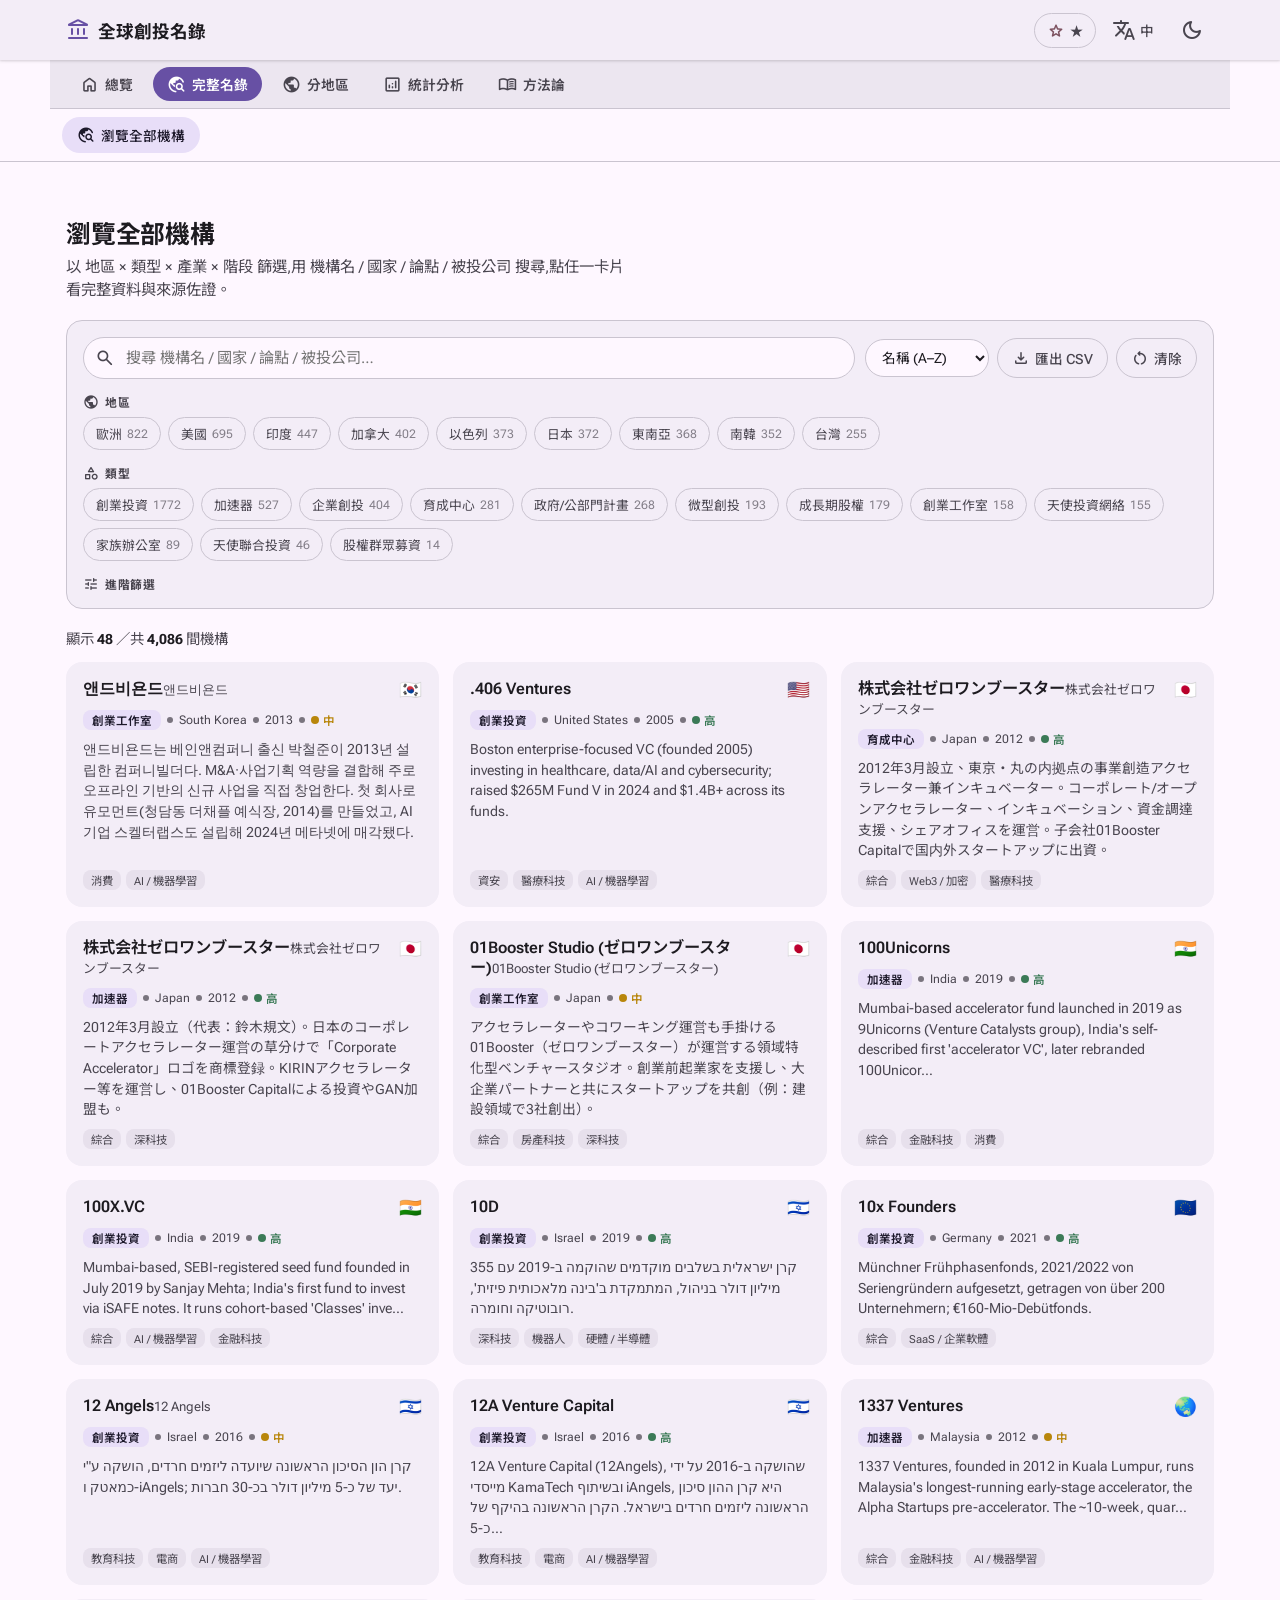
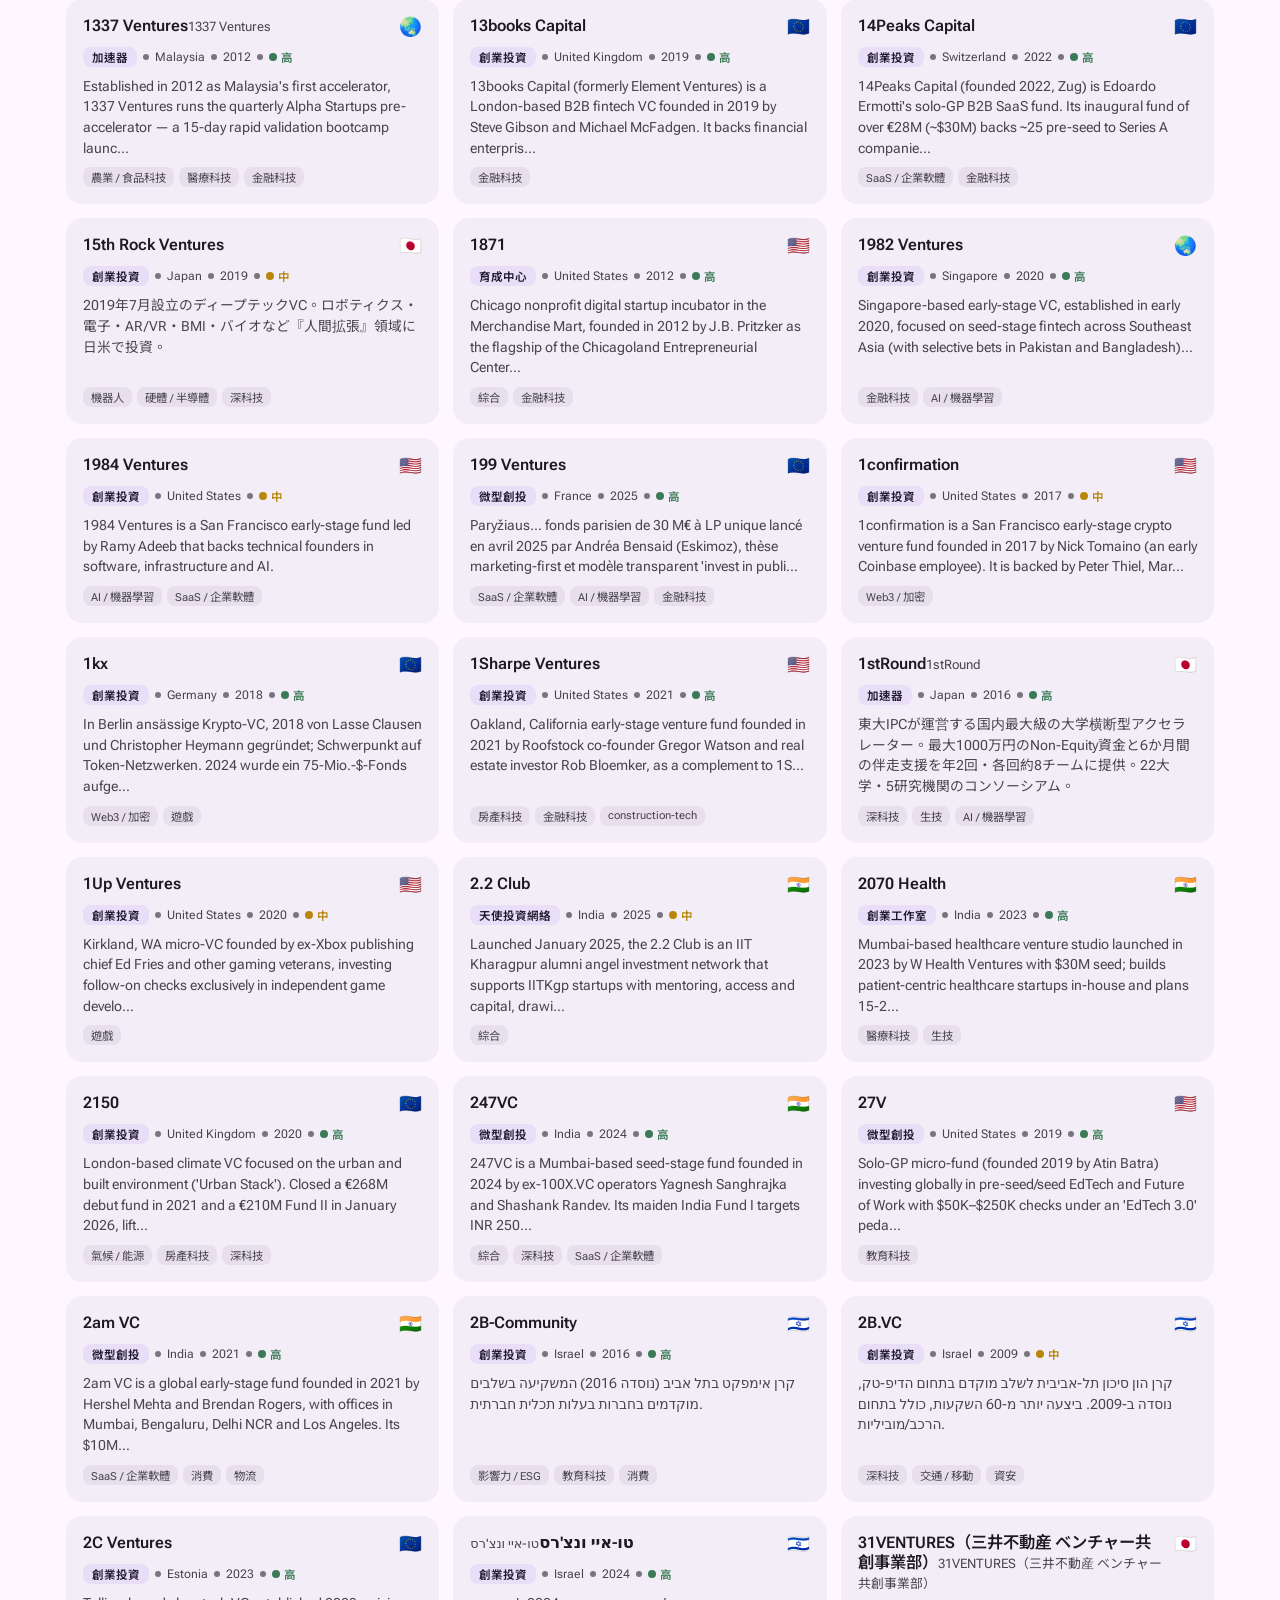
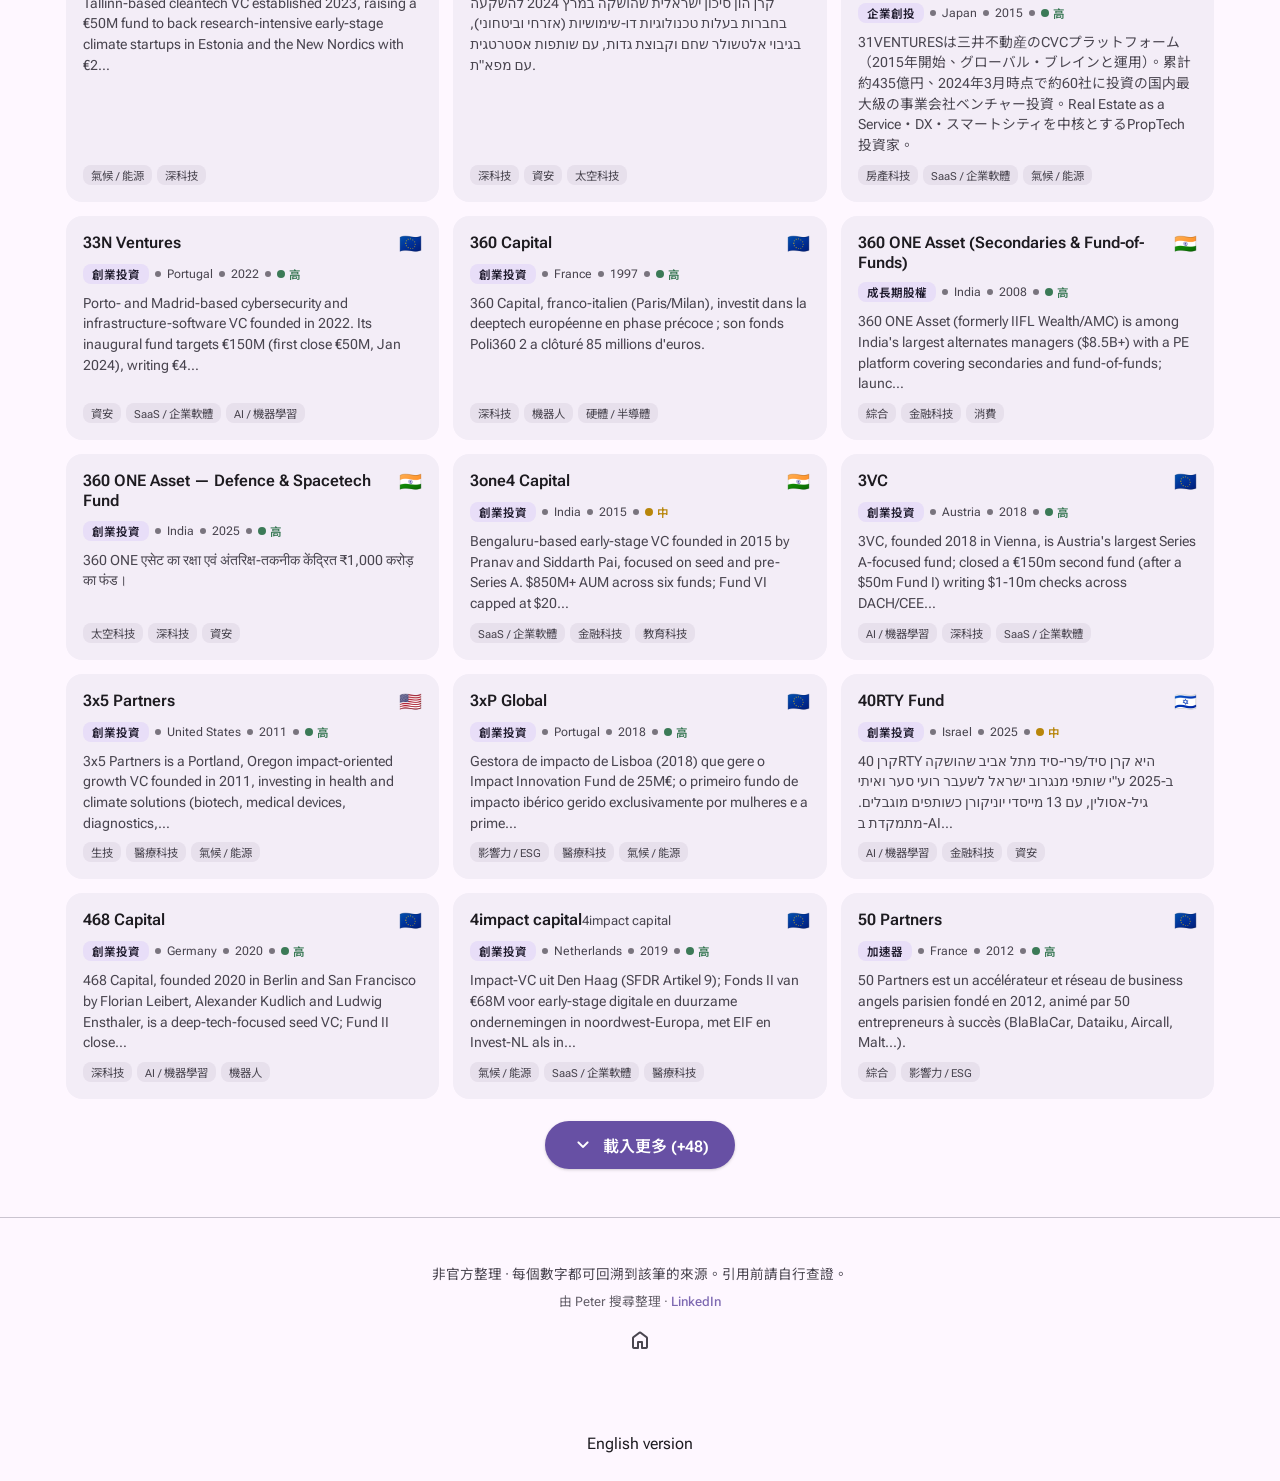
<file: docs/directory.html>
<!DOCTYPE html>
<html lang="zh-Hant" data-theme="light">
<head>
  <!-- ==== Google Analytics 4 (Measurement ID: G-Z68YW1EG95) ==== -->
  <script async src="https://www.googletagmanager.com/gtag/js?id=G-Z68YW1EG95"></script>
  <script>
    window.dataLayer = window.dataLayer || [];
    function gtag(){ dataLayer.push(arguments); }
    gtag('js', new Date());
    gtag('config', 'G-Z68YW1EG95');
  </script>

  <meta charset="UTF-8" />
  <meta name="viewport" content="width=device-width, initial-scale=1.0, viewport-fit=cover" />
  <title>完整名錄 · All-VC-Info</title>
<meta property="og:url" content="https://all-vc-info.peteraim.com/directory.html" />
  <meta name="description" content="完整可篩選的投資機構名錄:地區 × 類型 × 產業 × 階段 多軸篩選 + 全文搜尋,點任一卡片看全部面向與來源佐證。" />
  <link rel="canonical" href="https://all-vc-info.peteraim.com/directory.html" />
  <link rel="alternate" hreflang="zh-Hant" href="https://all-vc-info.peteraim.com/directory.html" />
  <link rel="alternate" hreflang="en" href="https://all-vc-info.peteraim.com/en/directory.html" />
  <link rel="alternate" hreflang="x-default" href="https://all-vc-info.peteraim.com/directory.html" />
  <meta name="theme-color" content="#6750A4" />
  <link rel="icon" href="data:image/svg+xml,%3Csvg xmlns='http://www.w3.org/2000/svg' viewBox='0 0 100 100'%3E%3Ctext y='.9em' font-size='88'%3E%F0%9F%8F%A6%3C/text%3E%3C/svg%3E" />
  <link rel="preconnect" href="https://fonts.googleapis.com" />
  <link rel="preconnect" href="https://fonts.gstatic.com" crossorigin />
  <link href="https://fonts.googleapis.com/css2?family=Roboto+Flex:opsz,wght@8..144,400..700&family=Noto+Sans+TC:wght@400;500;700;900&display=swap" rel="stylesheet" />
  <link href="https://fonts.googleapis.com/css2?family=Material+Symbols+Rounded:opsz,wght,FILL,GRAD@24,400,0,0&display=swap" rel="stylesheet" />
  <link rel="stylesheet" href="assets/styles.css" />
  <meta property="og:image" content="https://all-vc-info.peteraim.com/og-image.png">
  <meta property="og:image:width" content="1200">
  <meta property="og:image:height" content="630">
  <meta name="twitter:image" content="https://all-vc-info.peteraim.com/og-image.png">
  <meta name="twitter:card" content="summary_large_image">
</head>
<body>
  <header class="appbar"><div class="appbar__inner">
    <a class="brand" href="index.html"><span class="material-symbols-rounded brand__logo">account_balance</span><span class="brand__name" id="brandName">All-VC-Info</span></a>
    <div class="appbar__actions">
      <a class="gh-star" id="ghStar" href="https://github.com/tingwei161803/all-vc-info" data-repo="tingwei161803/all-vc-info" target="_blank" rel="noopener" aria-label="GitHub"><span class="material-symbols-rounded">star</span><span class="gh-star__count" id="ghStarCount">★</span></a>
      <a class="icon-btn" id="langToggle" href="/en/directory.html" hreflang="en" lang="en" rel="alternate" aria-label="Switch to English"><span class="material-symbols-rounded">translate</span><span class="icon-btn__txt" id="langLabel">中</span></a>
      <button class="icon-btn" id="themeToggle" type="button" aria-label="Toggle theme / 切換主題"><span class="material-symbols-rounded" id="themeIcon">dark_mode</span></button>
    </div>
  </div></header>
  <nav class="siterail" id="siteRail" aria-label="Site navigation"></nav>
  <nav class="sectionnav" id="sectionNav" aria-label="Section navigation"><div class="sectionnav__inner" id="sectionNavInner"></div></nav>
  <span id="top"></span>
  <main id="sections" aria-live="polite">
<section class="section section--directory" id="directory"><header class="section-head"><h2 id="directory-h">瀏覽全部機構</h2><p class="section-head__sub">以 地區 × 類型 × 產業 × 階段 篩選,用 機構名 / 國家 / 論點 / 被投公司 搜尋,點任一卡片看完整資料與來源佐證。</p></header><div class="filters"><div class="search-row"><label class="search-box"><span class="material-symbols-rounded">search</span><input type="search" id="dirSearch" autocomplete="off" value="" placeholder="搜尋 機構名 / 國家 / 論點 / 被投公司…" aria-label="搜尋 機構名 / 國家 / 論點 / 被投公司…"></label><div class="toolbar"><select id="dirSort" aria-label="排序"><option value="name" selected="">名稱 (A–Z)</option><option value="region">地區</option><option value="new">成立(新→舊)</option><option value="old">成立(舊→新)</option><option value="conf">信心度</option></select><button class="btn-ghost" id="dirCsv" type="button"><span class="material-symbols-rounded">download</span>匯出 CSV</button><button class="btn-ghost" id="dirReset" type="button"><span class="material-symbols-rounded">restart_alt</span>清除</button></div></div><div class="facet"><span class="facet__label"><span class="material-symbols-rounded" style="font-size:16px">public</span>地區</span><div class="chips" data-chips="region"><button class="chip" type="button" aria-pressed="false" data-facet="region" data-val="europe">歐洲<span class="chip__count">822</span></button><button class="chip" type="button" aria-pressed="false" data-facet="region" data-val="united-states">美國<span class="chip__count">695</span></button><button class="chip" type="button" aria-pressed="false" data-facet="region" data-val="india">印度<span class="chip__count">447</span></button><button class="chip" type="button" aria-pressed="false" data-facet="region" data-val="canada">加拿大<span class="chip__count">402</span></button><button class="chip" type="button" aria-pressed="false" data-facet="region" data-val="israel">以色列<span class="chip__count">373</span></button><button class="chip" type="button" aria-pressed="false" data-facet="region" data-val="japan">日本<span class="chip__count">372</span></button><button class="chip" type="button" aria-pressed="false" data-facet="region" data-val="southeast-asia">東南亞<span class="chip__count">368</span></button><button class="chip" type="button" aria-pressed="false" data-facet="region" data-val="south-korea">南韓<span class="chip__count">352</span></button><button class="chip" type="button" aria-pressed="false" data-facet="region" data-val="taiwan">台灣<span class="chip__count">255</span></button></div></div><div class="facet"><span class="facet__label"><span class="material-symbols-rounded" style="font-size:16px">category</span>類型</span><div class="chips" data-chips="type"><button class="chip" type="button" aria-pressed="false" data-facet="type" data-val="vc">創業投資<span class="chip__count">1772</span></button><button class="chip" type="button" aria-pressed="false" data-facet="type" data-val="accelerator">加速器<span class="chip__count">527</span></button><button class="chip" type="button" aria-pressed="false" data-facet="type" data-val="cvc">企業創投<span class="chip__count">404</span></button><button class="chip" type="button" aria-pressed="false" data-facet="type" data-val="incubator">育成中心<span class="chip__count">281</span></button><button class="chip" type="button" aria-pressed="false" data-facet="type" data-val="government-program">政府/公部門計畫<span class="chip__count">268</span></button><button class="chip" type="button" aria-pressed="false" data-facet="type" data-val="micro-vc">微型創投<span class="chip__count">193</span></button><button class="chip" type="button" aria-pressed="false" data-facet="type" data-val="growth-equity">成長期股權<span class="chip__count">179</span></button><button class="chip" type="button" aria-pressed="false" data-facet="type" data-val="venture-studio">創業工作室<span class="chip__count">158</span></button><button class="chip" type="button" aria-pressed="false" data-facet="type" data-val="angel-network">天使投資網絡<span class="chip__count">155</span></button><button class="chip" type="button" aria-pressed="false" data-facet="type" data-val="family-office">家族辦公室<span class="chip__count">89</span></button><button class="chip" type="button" aria-pressed="false" data-facet="type" data-val="angel-syndicate">天使聯合投資<span class="chip__count">46</span></button><button class="chip" type="button" aria-pressed="false" data-facet="type" data-val="crowdfunding">股權群眾募資<span class="chip__count">14</span></button></div></div><details class="facet"><summary class="facet__label" style="cursor:pointer"><span class="material-symbols-rounded" style="font-size:16px">tune</span>進階篩選</summary><div style="margin-top:12px;display:flex;flex-direction:column;gap:12px"><div><span class="facet__label" style="margin-bottom:6px">產業</span><div class="chips" data-chips="sector"><button class="chip" type="button" aria-pressed="false" data-facet="sector" data-val="ai-ml">AI / 機器學習<span class="chip__count">1250</span></button><button class="chip" type="button" aria-pressed="false" data-facet="sector" data-val="saas-enterprise">SaaS / 企業軟體<span class="chip__count">1225</span></button><button class="chip" type="button" aria-pressed="false" data-facet="sector" data-val="deeptech">深科技<span class="chip__count">1224</span></button><button class="chip" type="button" aria-pressed="false" data-facet="sector" data-val="generalist">綜合<span class="chip__count">998</span></button><button class="chip" type="button" aria-pressed="false" data-facet="sector" data-val="healthtech">醫療科技<span class="chip__count">967</span></button><button class="chip" type="button" aria-pressed="false" data-facet="sector" data-val="fintech">金融科技<span class="chip__count">875</span></button><button class="chip" type="button" aria-pressed="false" data-facet="sector" data-val="climate-energy">氣候 / 能源<span class="chip__count">827</span></button><button class="chip" type="button" aria-pressed="false" data-facet="sector" data-val="consumer">消費<span class="chip__count">685</span></button><button class="chip" type="button" aria-pressed="false" data-facet="sector" data-val="biotech">生技<span class="chip__count">613</span></button><button class="chip" type="button" aria-pressed="false" data-facet="sector" data-val="agritech">農業 / 食品科技<span class="chip__count">498</span></button><button class="chip" type="button" aria-pressed="false" data-facet="sector" data-val="hardware-semiconductor">硬體 / 半導體<span class="chip__count">473</span></button><button class="chip" type="button" aria-pressed="false" data-facet="sector" data-val="impact">影響力 / ESG<span class="chip__count">445</span></button><button class="chip" type="button" aria-pressed="false" data-facet="sector" data-val="cybersecurity">資安<span class="chip__count">390</span></button><button class="chip" type="button" aria-pressed="false" data-facet="sector" data-val="robotics">機器人<span class="chip__count">388</span></button><button class="chip" type="button" aria-pressed="false" data-facet="sector" data-val="ecommerce">電商<span class="chip__count">279</span></button><button class="chip" type="button" aria-pressed="false" data-facet="sector" data-val="spacetech">太空科技<span class="chip__count">247</span></button><button class="chip" type="button" aria-pressed="false" data-facet="sector" data-val="gaming">遊戲<span class="chip__count">227</span></button><button class="chip" type="button" aria-pressed="false" data-facet="sector" data-val="edtech">教育科技<span class="chip__count">226</span></button><button class="chip" type="button" aria-pressed="false" data-facet="sector" data-val="mobility">交通 / 移動<span class="chip__count">221</span></button><button class="chip" type="button" aria-pressed="false" data-facet="sector" data-val="web3-crypto">Web3 / 加密<span class="chip__count">205</span></button><button class="chip" type="button" aria-pressed="false" data-facet="sector" data-val="proptech">房產科技<span class="chip__count">191</span></button><button class="chip" type="button" aria-pressed="false" data-facet="sector" data-val="logistics">物流<span class="chip__count">160</span></button><button class="chip" type="button" aria-pressed="false" data-facet="sector" data-val="foodtech">foodtech<span class="chip__count">16</span></button><button class="chip" type="button" aria-pressed="false" data-facet="sector" data-val="construction-tech">construction-tech<span class="chip__count">3</span></button><button class="chip" type="button" aria-pressed="false" data-facet="sector" data-val="medtech">medtech<span class="chip__count">3</span></button><button class="chip" type="button" aria-pressed="false" data-facet="sector" data-val="semiconductor">semiconductor<span class="chip__count">1</span></button></div></div><div><span class="facet__label" style="margin-bottom:6px">階段</span><div class="chips" data-chips="stage"><button class="chip" type="button" aria-pressed="false" data-facet="stage" data-val="seed">種子<span class="chip__count">3348</span></button><button class="chip" type="button" aria-pressed="false" data-facet="stage" data-val="series-a">A 輪<span class="chip__count">2357</span></button><button class="chip" type="button" aria-pressed="false" data-facet="stage" data-val="pre-seed">種子前<span class="chip__count">1860</span></button><button class="chip" type="button" aria-pressed="false" data-facet="stage" data-val="series-b">B 輪<span class="chip__count">1060</span></button><button class="chip" type="button" aria-pressed="false" data-facet="stage" data-val="growth">成長期<span class="chip__count">910</span></button><button class="chip" type="button" aria-pressed="false" data-facet="stage" data-val="series-c-plus">C 輪以後<span class="chip__count">358</span></button><button class="chip" type="button" aria-pressed="false" data-facet="stage" data-val="all">全階段<span class="chip__count">200</span></button></div></div><div><span class="facet__label" style="margin-bottom:6px">信心度</span><div class="chips" data-chips="conf"></div></div></div></details></div><div class="result-bar"><span class="result-count" id="dirCount">顯示 <b>48</b> ／共 <b>4,086</b> 間機構</span></div><div class="dir-grid" id="dirGrid"><article class="ecard card" tabindex="0" role="button" data-item="" data-slug="kr-and-beyond" aria-label="앤드비욘드"><div class="ecard__top"><h3 class="ecard__name">앤드비욘드<span class="ecard__local">앤드비욘드</span></h3><span class="ecard__flag" aria-hidden="true">🇰🇷</span></div><div class="ecard__meta"><span class="type-badge">創業工作室</span><span class="dot"></span><span>South Korea</span><span class="dot"></span><span>2013</span><span class="dot"></span><span class="conf conf--medium">中</span></div><p class="ecard__tagline">앤드비욘드는 베인앤컴퍼니 출신 박철준이 2013년 설립한 컴퍼니빌더다. M&amp;A·사업기획 역량을 결합해 주로 오프라인 기반의 신규 사업을 직접 창업한다. 첫 회사로 유모먼트(청담동 더채플 예식장, 2014)를 만들었고, AI 기업 스켈터랩스도 설립해 2024년 메타넷에 매각됐다.</p><div class="ecard__tags"><span class="tag">消費</span><span class="tag">AI / 機器學習</span></div></article><article class="ecard card" tabindex="0" role="button" data-item="" data-slug="us-406-ventures" aria-label=".406 Ventures"><div class="ecard__top"><h3 class="ecard__name">.406 Ventures</h3><span class="ecard__flag" aria-hidden="true">🇺🇸</span></div><div class="ecard__meta"><span class="type-badge">創業投資</span><span class="dot"></span><span>United States</span><span class="dot"></span><span>2005</span><span class="dot"></span><span class="conf conf--high">高</span></div><p class="ecard__tagline">Boston enterprise-focused VC (founded 2005) investing in healthcare, data/AI and cybersecurity; raised $265M Fund V in 2024 and $1.4B+ across its funds.</p><div class="ecard__tags"><span class="tag">資安</span><span class="tag">醫療科技</span><span class="tag">AI / 機器學習</span></div></article><article class="ecard card" tabindex="0" role="button" data-item="" data-slug="jp-01booster" aria-label="株式会社ゼロワンブースター"><div class="ecard__top"><h3 class="ecard__name">株式会社ゼロワンブースター<span class="ecard__local">株式会社ゼロワンブースター</span></h3><span class="ecard__flag" aria-hidden="true">🇯🇵</span></div><div class="ecard__meta"><span class="type-badge">育成中心</span><span class="dot"></span><span>Japan</span><span class="dot"></span><span>2012</span><span class="dot"></span><span class="conf conf--high">高</span></div><p class="ecard__tagline">2012年3月設立、東京・丸の内拠点の事業創造アクセラレーター兼インキュベーター。コーポレート/オープンアクセラレーター、インキュベーション、資金調達支援、シェアオフィスを運営。子会社01Booster Capitalで国内外スタートアップに出資。</p><div class="ecard__tags"><span class="tag">綜合</span><span class="tag">Web3 / 加密</span><span class="tag">醫療科技</span></div></article><article class="ecard card" tabindex="0" role="button" data-item="" data-slug="jp-01booster" aria-label="株式会社ゼロワンブースター"><div class="ecard__top"><h3 class="ecard__name">株式会社ゼロワンブースター<span class="ecard__local">株式会社ゼロワンブースター</span></h3><span class="ecard__flag" aria-hidden="true">🇯🇵</span></div><div class="ecard__meta"><span class="type-badge">加速器</span><span class="dot"></span><span>Japan</span><span class="dot"></span><span>2012</span><span class="dot"></span><span class="conf conf--high">高</span></div><p class="ecard__tagline">2012年3月設立（代表：鈴木規文）。日本のコーポレートアクセラレーター運営の草分けで「Corporate Accelerator」ロゴを商標登録。KIRINアクセラレーター等を運営し、01Booster Capitalによる投資やGAN加盟も。</p><div class="ecard__tags"><span class="tag">綜合</span><span class="tag">深科技</span></div></article><article class="ecard card" tabindex="0" role="button" data-item="" data-slug="jp-01booster-studio" aria-label="01Booster Studio (ゼロワンブースター)"><div class="ecard__top"><h3 class="ecard__name">01Booster Studio (ゼロワンブースター)<span class="ecard__local">01Booster Studio (ゼロワンブースター)</span></h3><span class="ecard__flag" aria-hidden="true">🇯🇵</span></div><div class="ecard__meta"><span class="type-badge">創業工作室</span><span class="dot"></span><span>Japan</span><span class="dot"></span><span class="conf conf--medium">中</span></div><p class="ecard__tagline">アクセラレーターやコワーキング運営も手掛ける01Booster（ゼロワンブースター）が運営する領域特化型ベンチャースタジオ。創業前起業家を支援し、大企業パートナーと共にスタートアップを共創（例：建設領域で3社創出）。</p><div class="ecard__tags"><span class="tag">綜合</span><span class="tag">房產科技</span><span class="tag">深科技</span></div></article><article class="ecard card" tabindex="0" role="button" data-item="" data-slug="in-100unicorns" aria-label="100Unicorns"><div class="ecard__top"><h3 class="ecard__name">100Unicorns</h3><span class="ecard__flag" aria-hidden="true">🇮🇳</span></div><div class="ecard__meta"><span class="type-badge">加速器</span><span class="dot"></span><span>India</span><span class="dot"></span><span>2019</span><span class="dot"></span><span class="conf conf--high">高</span></div><p class="ecard__tagline">Mumbai-based accelerator fund launched in 2019 as 9Unicorns (Venture Catalysts group), India's self-described first 'accelerator VC', later rebranded 100Unicor…</p><div class="ecard__tags"><span class="tag">綜合</span><span class="tag">金融科技</span><span class="tag">消費</span></div></article><article class="ecard card" tabindex="0" role="button" data-item="" data-slug="in-100x-vc" aria-label="100X.VC"><div class="ecard__top"><h3 class="ecard__name">100X.VC</h3><span class="ecard__flag" aria-hidden="true">🇮🇳</span></div><div class="ecard__meta"><span class="type-badge">創業投資</span><span class="dot"></span><span>India</span><span class="dot"></span><span>2019</span><span class="dot"></span><span class="conf conf--high">高</span></div><p class="ecard__tagline">Mumbai-based, SEBI-registered seed fund founded in July 2019 by Sanjay Mehta; India's first fund to invest via iSAFE notes. It runs cohort-based 'Classes' inve…</p><div class="ecard__tags"><span class="tag">綜合</span><span class="tag">AI / 機器學習</span><span class="tag">金融科技</span></div></article><article class="ecard card" tabindex="0" role="button" data-item="" data-slug="il-10d" aria-label="10D"><div class="ecard__top"><h3 class="ecard__name">10D</h3><span class="ecard__flag" aria-hidden="true">🇮🇱</span></div><div class="ecard__meta"><span class="type-badge">創業投資</span><span class="dot"></span><span>Israel</span><span class="dot"></span><span>2019</span><span class="dot"></span><span class="conf conf--high">高</span></div><p class="ecard__tagline">קרן ישראלית בשלבים מוקדמים שהוקמה ב-2019 עם 355 מיליון דולר בניהול, המתמקדת ב'בינה מלאכותית פיזית', רובוטיקה וחומרה.</p><div class="ecard__tags"><span class="tag">深科技</span><span class="tag">機器人</span><span class="tag">硬體 / 半導體</span></div></article><article class="ecard card" tabindex="0" role="button" data-item="" data-slug="eu-10x-founders" aria-label="10x Founders"><div class="ecard__top"><h3 class="ecard__name">10x Founders</h3><span class="ecard__flag" aria-hidden="true">🇪🇺</span></div><div class="ecard__meta"><span class="type-badge">創業投資</span><span class="dot"></span><span>Germany</span><span class="dot"></span><span>2021</span><span class="dot"></span><span class="conf conf--high">高</span></div><p class="ecard__tagline">Münchner Frühphasenfonds, 2021/2022 von Seriengründern aufgesetzt, getragen von über 200 Unternehmern; €160-Mio-Debütfonds.</p><div class="ecard__tags"><span class="tag">綜合</span><span class="tag">SaaS / 企業軟體</span></div></article><article class="ecard card" tabindex="0" role="button" data-item="" data-slug="il-12-angels-vc" aria-label="12 Angels"><div class="ecard__top"><h3 class="ecard__name">12 Angels<span class="ecard__local">12 Angels</span></h3><span class="ecard__flag" aria-hidden="true">🇮🇱</span></div><div class="ecard__meta"><span class="type-badge">創業投資</span><span class="dot"></span><span>Israel</span><span class="dot"></span><span>2016</span><span class="dot"></span><span class="conf conf--medium">中</span></div><p class="ecard__tagline">קרן הון הסיכון הראשונה שיועדה ליזמים חרדים, הושקה ע"י כמאטק ו-iAngels; יעד של כ-5 מיליון דולר בכ-30 חברות.</p><div class="ecard__tags"><span class="tag">教育科技</span><span class="tag">電商</span><span class="tag">AI / 機器學習</span></div></article><article class="ecard card" tabindex="0" role="button" data-item="" data-slug="il-12a-venture-capital" aria-label="12A Venture Capital"><div class="ecard__top"><h3 class="ecard__name">12A Venture Capital</h3><span class="ecard__flag" aria-hidden="true">🇮🇱</span></div><div class="ecard__meta"><span class="type-badge">創業投資</span><span class="dot"></span><span>Israel</span><span class="dot"></span><span>2016</span><span class="dot"></span><span class="conf conf--high">高</span></div><p class="ecard__tagline">12A Venture Capital (12Angels), שהושקה ב-2016 על ידי מייסדי KamaTech ובשיתוף iAngels, היא קרן ההון סיכון הראשונה ליזמים חרדים בישראל. הקרן הראשונה בהיקף של כ-5…</p><div class="ecard__tags"><span class="tag">教育科技</span><span class="tag">電商</span><span class="tag">AI / 機器學習</span></div></article><article class="ecard card" tabindex="0" role="button" data-item="" data-slug="sea-1337-ventures" aria-label="1337 Ventures"><div class="ecard__top"><h3 class="ecard__name">1337 Ventures</h3><span class="ecard__flag" aria-hidden="true">🌏</span></div><div class="ecard__meta"><span class="type-badge">加速器</span><span class="dot"></span><span>Malaysia</span><span class="dot"></span><span>2012</span><span class="dot"></span><span class="conf conf--medium">中</span></div><p class="ecard__tagline">1337 Ventures, founded in 2012 in Kuala Lumpur, runs Malaysia's longest-running early-stage accelerator, the Alpha Startups pre-accelerator. The ~10-week, quar…</p><div class="ecard__tags"><span class="tag">綜合</span><span class="tag">金融科技</span><span class="tag">AI / 機器學習</span></div></article><article class="ecard card" tabindex="0" role="button" data-item="" data-slug="sea-1337-ventures-alpha-startups" aria-label="1337 Ventures"><div class="ecard__top"><h3 class="ecard__name">1337 Ventures<span class="ecard__local">1337 Ventures</span></h3><span class="ecard__flag" aria-hidden="true">🌏</span></div><div class="ecard__meta"><span class="type-badge">加速器</span><span class="dot"></span><span>Malaysia</span><span class="dot"></span><span>2012</span><span class="dot"></span><span class="conf conf--high">高</span></div><p class="ecard__tagline">Established in 2012 as Malaysia's first accelerator, 1337 Ventures runs the quarterly Alpha Startups pre-accelerator — a 15-day rapid validation bootcamp launc…</p><div class="ecard__tags"><span class="tag">農業 / 食品科技</span><span class="tag">醫療科技</span><span class="tag">金融科技</span></div></article><article class="ecard card" tabindex="0" role="button" data-item="" data-slug="eu-13books-capital" aria-label="13books Capital"><div class="ecard__top"><h3 class="ecard__name">13books Capital</h3><span class="ecard__flag" aria-hidden="true">🇪🇺</span></div><div class="ecard__meta"><span class="type-badge">創業投資</span><span class="dot"></span><span>United Kingdom</span><span class="dot"></span><span>2019</span><span class="dot"></span><span class="conf conf--high">高</span></div><p class="ecard__tagline">13books Capital (formerly Element Ventures) is a London-based B2B fintech VC founded in 2019 by Steve Gibson and Michael McFadgen. It backs financial enterpris…</p><div class="ecard__tags"><span class="tag">金融科技</span></div></article><article class="ecard card" tabindex="0" role="button" data-item="" data-slug="eu-14peaks-capital" aria-label="14Peaks Capital"><div class="ecard__top"><h3 class="ecard__name">14Peaks Capital</h3><span class="ecard__flag" aria-hidden="true">🇪🇺</span></div><div class="ecard__meta"><span class="type-badge">創業投資</span><span class="dot"></span><span>Switzerland</span><span class="dot"></span><span>2022</span><span class="dot"></span><span class="conf conf--high">高</span></div><p class="ecard__tagline">14Peaks Capital (founded 2022, Zug) is Edoardo Ermotti's solo-GP B2B SaaS fund. Its inaugural fund of over €28M (~$30M) backs ~25 pre-seed to Series A companie…</p><div class="ecard__tags"><span class="tag">SaaS / 企業軟體</span><span class="tag">金融科技</span></div></article><article class="ecard card" tabindex="0" role="button" data-item="" data-slug="jp-15th-rock-ventures" aria-label="15th Rock Ventures"><div class="ecard__top"><h3 class="ecard__name">15th Rock Ventures</h3><span class="ecard__flag" aria-hidden="true">🇯🇵</span></div><div class="ecard__meta"><span class="type-badge">創業投資</span><span class="dot"></span><span>Japan</span><span class="dot"></span><span>2019</span><span class="dot"></span><span class="conf conf--medium">中</span></div><p class="ecard__tagline">2019年7月設立のディープテックVC。ロボティクス・電子・AR/VR・BMI・バイオなど『人間拡張』領域に日米で投資。</p><div class="ecard__tags"><span class="tag">機器人</span><span class="tag">硬體 / 半導體</span><span class="tag">深科技</span></div></article><article class="ecard card" tabindex="0" role="button" data-item="" data-slug="us-1871" aria-label="1871"><div class="ecard__top"><h3 class="ecard__name">1871</h3><span class="ecard__flag" aria-hidden="true">🇺🇸</span></div><div class="ecard__meta"><span class="type-badge">育成中心</span><span class="dot"></span><span>United States</span><span class="dot"></span><span>2012</span><span class="dot"></span><span class="conf conf--high">高</span></div><p class="ecard__tagline">Chicago nonprofit digital startup incubator in the Merchandise Mart, founded in 2012 by J.B. Pritzker as the flagship of the Chicagoland Entrepreneurial Center…</p><div class="ecard__tags"><span class="tag">綜合</span><span class="tag">金融科技</span></div></article><article class="ecard card" tabindex="0" role="button" data-item="" data-slug="sea-1982-ventures" aria-label="1982 Ventures"><div class="ecard__top"><h3 class="ecard__name">1982 Ventures</h3><span class="ecard__flag" aria-hidden="true">🌏</span></div><div class="ecard__meta"><span class="type-badge">創業投資</span><span class="dot"></span><span>Singapore</span><span class="dot"></span><span>2020</span><span class="dot"></span><span class="conf conf--high">高</span></div><p class="ecard__tagline">Singapore-based early-stage VC, established in early 2020, focused on seed-stage fintech across Southeast Asia (with selective bets in Pakistan and Bangladesh)…</p><div class="ecard__tags"><span class="tag">金融科技</span><span class="tag">AI / 機器學習</span></div></article><article class="ecard card" tabindex="0" role="button" data-item="" data-slug="us-1984-ventures" aria-label="1984 Ventures"><div class="ecard__top"><h3 class="ecard__name">1984 Ventures</h3><span class="ecard__flag" aria-hidden="true">🇺🇸</span></div><div class="ecard__meta"><span class="type-badge">創業投資</span><span class="dot"></span><span>United States</span><span class="dot"></span><span class="conf conf--medium">中</span></div><p class="ecard__tagline">1984 Ventures is a San Francisco early-stage fund led by Ramy Adeeb that backs technical founders in software, infrastructure and AI.</p><div class="ecard__tags"><span class="tag">AI / 機器學習</span><span class="tag">SaaS / 企業軟體</span></div></article><article class="ecard card" tabindex="0" role="button" data-item="" data-slug="eu-199-ventures" aria-label="199 Ventures"><div class="ecard__top"><h3 class="ecard__name">199 Ventures</h3><span class="ecard__flag" aria-hidden="true">🇪🇺</span></div><div class="ecard__meta"><span class="type-badge">微型創投</span><span class="dot"></span><span>France</span><span class="dot"></span><span>2025</span><span class="dot"></span><span class="conf conf--high">高</span></div><p class="ecard__tagline">Paryžiaus... fonds parisien de 30 M€ à LP unique lancé en avril 2025 par Andréa Bensaid (Eskimoz), thèse marketing-first et modèle transparent 'invest in publi…</p><div class="ecard__tags"><span class="tag">SaaS / 企業軟體</span><span class="tag">AI / 機器學習</span><span class="tag">金融科技</span></div></article><article class="ecard card" tabindex="0" role="button" data-item="" data-slug="us-1confirmation" aria-label="1confirmation"><div class="ecard__top"><h3 class="ecard__name">1confirmation</h3><span class="ecard__flag" aria-hidden="true">🇺🇸</span></div><div class="ecard__meta"><span class="type-badge">創業投資</span><span class="dot"></span><span>United States</span><span class="dot"></span><span>2017</span><span class="dot"></span><span class="conf conf--medium">中</span></div><p class="ecard__tagline">1confirmation is a San Francisco early-stage crypto venture fund founded in 2017 by Nick Tomaino (an early Coinbase employee). It is backed by Peter Thiel, Mar…</p><div class="ecard__tags"><span class="tag">Web3 / 加密</span></div></article><article class="ecard card" tabindex="0" role="button" data-item="" data-slug="eu-1kx" aria-label="1kx"><div class="ecard__top"><h3 class="ecard__name">1kx</h3><span class="ecard__flag" aria-hidden="true">🇪🇺</span></div><div class="ecard__meta"><span class="type-badge">創業投資</span><span class="dot"></span><span>Germany</span><span class="dot"></span><span>2018</span><span class="dot"></span><span class="conf conf--high">高</span></div><p class="ecard__tagline">In Berlin ansässige Krypto-VC, 2018 von Lasse Clausen und Christopher Heymann gegründet; Schwerpunkt auf Token-Netzwerken. 2024 wurde ein 75-Mio.-$-Fonds aufge…</p><div class="ecard__tags"><span class="tag">Web3 / 加密</span><span class="tag">遊戲</span></div></article><article class="ecard card" tabindex="0" role="button" data-item="" data-slug="us-1sharpe-ventures" aria-label="1Sharpe Ventures"><div class="ecard__top"><h3 class="ecard__name">1Sharpe Ventures</h3><span class="ecard__flag" aria-hidden="true">🇺🇸</span></div><div class="ecard__meta"><span class="type-badge">創業投資</span><span class="dot"></span><span>United States</span><span class="dot"></span><span>2021</span><span class="dot"></span><span class="conf conf--high">高</span></div><p class="ecard__tagline">Oakland, California early-stage venture fund founded in 2021 by Roofstock co-founder Gregor Watson and real estate investor Rob Bloemker, as a complement to 1S…</p><div class="ecard__tags"><span class="tag">房產科技</span><span class="tag">金融科技</span><span class="tag">construction-tech</span></div></article><article class="ecard card" tabindex="0" role="button" data-item="" data-slug="jp-1stround" aria-label="1stRound"><div class="ecard__top"><h3 class="ecard__name">1stRound<span class="ecard__local">1stRound</span></h3><span class="ecard__flag" aria-hidden="true">🇯🇵</span></div><div class="ecard__meta"><span class="type-badge">加速器</span><span class="dot"></span><span>Japan</span><span class="dot"></span><span>2016</span><span class="dot"></span><span class="conf conf--high">高</span></div><p class="ecard__tagline">東大IPCが運営する国内最大級の大学横断型アクセラレーター。最大1000万円のNon-Equity資金と6か月間の伴走支援を年2回・各回約8チームに提供。22大学・5研究機関のコンソーシアム。</p><div class="ecard__tags"><span class="tag">深科技</span><span class="tag">生技</span><span class="tag">AI / 機器學習</span></div></article><article class="ecard card" tabindex="0" role="button" data-item="" data-slug="us-1up-ventures" aria-label="1Up Ventures"><div class="ecard__top"><h3 class="ecard__name">1Up Ventures</h3><span class="ecard__flag" aria-hidden="true">🇺🇸</span></div><div class="ecard__meta"><span class="type-badge">創業投資</span><span class="dot"></span><span>United States</span><span class="dot"></span><span>2020</span><span class="dot"></span><span class="conf conf--medium">中</span></div><p class="ecard__tagline">Kirkland, WA micro-VC founded by ex-Xbox publishing chief Ed Fries and other gaming veterans, investing follow-on checks exclusively in independent game develo…</p><div class="ecard__tags"><span class="tag">遊戲</span></div></article><article class="ecard card" tabindex="0" role="button" data-item="" data-slug="in-2point2-club" aria-label="2.2 Club"><div class="ecard__top"><h3 class="ecard__name">2.2 Club</h3><span class="ecard__flag" aria-hidden="true">🇮🇳</span></div><div class="ecard__meta"><span class="type-badge">天使投資網絡</span><span class="dot"></span><span>India</span><span class="dot"></span><span>2025</span><span class="dot"></span><span class="conf conf--medium">中</span></div><p class="ecard__tagline">Launched January 2025, the 2.2 Club is an IIT Kharagpur alumni angel investment network that supports IITKgp startups with mentoring, access and capital, drawi…</p><div class="ecard__tags"><span class="tag">綜合</span></div></article><article class="ecard card" tabindex="0" role="button" data-item="" data-slug="in-2070-health" aria-label="2070 Health"><div class="ecard__top"><h3 class="ecard__name">2070 Health</h3><span class="ecard__flag" aria-hidden="true">🇮🇳</span></div><div class="ecard__meta"><span class="type-badge">創業工作室</span><span class="dot"></span><span>India</span><span class="dot"></span><span>2023</span><span class="dot"></span><span class="conf conf--high">高</span></div><p class="ecard__tagline">Mumbai-based healthcare venture studio launched in 2023 by W Health Ventures with $30M seed; builds patient-centric healthcare startups in-house and plans 15-2…</p><div class="ecard__tags"><span class="tag">醫療科技</span><span class="tag">生技</span></div></article><article class="ecard card" tabindex="0" role="button" data-item="" data-slug="eu-2150" aria-label="2150"><div class="ecard__top"><h3 class="ecard__name">2150</h3><span class="ecard__flag" aria-hidden="true">🇪🇺</span></div><div class="ecard__meta"><span class="type-badge">創業投資</span><span class="dot"></span><span>United Kingdom</span><span class="dot"></span><span>2020</span><span class="dot"></span><span class="conf conf--high">高</span></div><p class="ecard__tagline">London-based climate VC focused on the urban and built environment ('Urban Stack'). Closed a €268M debut fund in 2021 and a €210M Fund II in January 2026, lift…</p><div class="ecard__tags"><span class="tag">氣候 / 能源</span><span class="tag">房產科技</span><span class="tag">深科技</span></div></article><article class="ecard card" tabindex="0" role="button" data-item="" data-slug="in-247vc" aria-label="247VC"><div class="ecard__top"><h3 class="ecard__name">247VC</h3><span class="ecard__flag" aria-hidden="true">🇮🇳</span></div><div class="ecard__meta"><span class="type-badge">微型創投</span><span class="dot"></span><span>India</span><span class="dot"></span><span>2024</span><span class="dot"></span><span class="conf conf--high">高</span></div><p class="ecard__tagline">247VC is a Mumbai-based seed-stage fund founded in 2024 by ex-100X.VC operators Yagnesh Sanghrajka and Shashank Randev. Its maiden India Fund I targets INR 250…</p><div class="ecard__tags"><span class="tag">綜合</span><span class="tag">深科技</span><span class="tag">SaaS / 企業軟體</span></div></article><article class="ecard card" tabindex="0" role="button" data-item="" data-slug="us-27v" aria-label="27V"><div class="ecard__top"><h3 class="ecard__name">27V</h3><span class="ecard__flag" aria-hidden="true">🇺🇸</span></div><div class="ecard__meta"><span class="type-badge">微型創投</span><span class="dot"></span><span>United States</span><span class="dot"></span><span>2019</span><span class="dot"></span><span class="conf conf--high">高</span></div><p class="ecard__tagline">Solo-GP micro-fund (founded 2019 by Atin Batra) investing globally in pre-seed/seed EdTech and Future of Work with $50K–$250K checks under an 'EdTech 3.0' peda…</p><div class="ecard__tags"><span class="tag">教育科技</span></div></article><article class="ecard card" tabindex="0" role="button" data-item="" data-slug="in-2am-vc" aria-label="2am VC"><div class="ecard__top"><h3 class="ecard__name">2am VC</h3><span class="ecard__flag" aria-hidden="true">🇮🇳</span></div><div class="ecard__meta"><span class="type-badge">微型創投</span><span class="dot"></span><span>India</span><span class="dot"></span><span>2021</span><span class="dot"></span><span class="conf conf--high">高</span></div><p class="ecard__tagline">2am VC is a global early-stage fund founded in 2021 by Hershel Mehta and Brendan Rogers, with offices in Mumbai, Bengaluru, Delhi NCR and Los Angeles. Its $10M…</p><div class="ecard__tags"><span class="tag">SaaS / 企業軟體</span><span class="tag">消費</span><span class="tag">物流</span></div></article><article class="ecard card" tabindex="0" role="button" data-item="" data-slug="il-2b-community" aria-label="2B-Community"><div class="ecard__top"><h3 class="ecard__name">2B-Community</h3><span class="ecard__flag" aria-hidden="true">🇮🇱</span></div><div class="ecard__meta"><span class="type-badge">創業投資</span><span class="dot"></span><span>Israel</span><span class="dot"></span><span>2016</span><span class="dot"></span><span class="conf conf--high">高</span></div><p class="ecard__tagline">קרן אימפקט בתל אביב (נוסדה 2016) המשקיעה בשלבים מוקדמים בחברות בעלות תכלית חברתית.</p><div class="ecard__tags"><span class="tag">影響力 / ESG</span><span class="tag">教育科技</span><span class="tag">消費</span></div></article><article class="ecard card" tabindex="0" role="button" data-item="" data-slug="il-2b-vc" aria-label="2B.VC"><div class="ecard__top"><h3 class="ecard__name">2B.VC</h3><span class="ecard__flag" aria-hidden="true">🇮🇱</span></div><div class="ecard__meta"><span class="type-badge">創業投資</span><span class="dot"></span><span>Israel</span><span class="dot"></span><span>2009</span><span class="dot"></span><span class="conf conf--medium">中</span></div><p class="ecard__tagline">קרן הון סיכון תל-אביבית לשלב מוקדם בתחום הדיפ-טק, נוסדה ב-2009. ביצעה יותר מ-60 השקעות, כולל בתחום הרכב/מוביליות.</p><div class="ecard__tags"><span class="tag">深科技</span><span class="tag">交通 / 移動</span><span class="tag">資安</span></div></article><article class="ecard card" tabindex="0" role="button" data-item="" data-slug="eu-2c-ventures" aria-label="2C Ventures"><div class="ecard__top"><h3 class="ecard__name">2C Ventures</h3><span class="ecard__flag" aria-hidden="true">🇪🇺</span></div><div class="ecard__meta"><span class="type-badge">創業投資</span><span class="dot"></span><span>Estonia</span><span class="dot"></span><span>2023</span><span class="dot"></span><span class="conf conf--high">高</span></div><p class="ecard__tagline">Tallinn-based cleantech VC established 2023, raising a €50M fund to back research-intensive early-stage climate startups in Estonia and the New Nordics with €2…</p><div class="ecard__tags"><span class="tag">氣候 / 能源</span><span class="tag">深科技</span></div></article><article class="ecard card" tabindex="0" role="button" data-item="" data-slug="il-2i-ventures" aria-label="טו-איי ונצ'רס"><div class="ecard__top"><h3 class="ecard__name">טו-איי ונצ'רס<span class="ecard__local">טו-איי ונצ'רס</span></h3><span class="ecard__flag" aria-hidden="true">🇮🇱</span></div><div class="ecard__meta"><span class="type-badge">創業投資</span><span class="dot"></span><span>Israel</span><span class="dot"></span><span>2024</span><span class="dot"></span><span class="conf conf--high">高</span></div><p class="ecard__tagline">קרן הון סיכון ישראלית שהושקה במרץ 2024 להשקעה בחברות בעלות טכנולוגיות דו-שימושיות (אזרחי וביטחוני), בגיבוי אלטשולר שחם וקבוצת גדות, עם שותפות אסטרטגית עם מפא"ת.</p><div class="ecard__tags"><span class="tag">深科技</span><span class="tag">資安</span><span class="tag">太空科技</span></div></article><article class="ecard card" tabindex="0" role="button" data-item="" data-slug="jp-31ventures-mitsui-fudosan" aria-label="31VENTURES（三井不動産 ベンチャー共創事業部）"><div class="ecard__top"><h3 class="ecard__name">31VENTURES（三井不動産 ベンチャー共創事業部）<span class="ecard__local">31VENTURES（三井不動産 ベンチャー共創事業部）</span></h3><span class="ecard__flag" aria-hidden="true">🇯🇵</span></div><div class="ecard__meta"><span class="type-badge">企業創投</span><span class="dot"></span><span>Japan</span><span class="dot"></span><span>2015</span><span class="dot"></span><span class="conf conf--high">高</span></div><p class="ecard__tagline">31VENTURESは三井不動産のCVCプラットフォーム（2015年開始、グローバル・ブレインと運用）。累計約435億円、2024年3月時点で約60社に投資の国内最大級の事業会社ベンチャー投資。Real Estate as a Service・DX・スマートシティを中核とするPropTech投資家。</p><div class="ecard__tags"><span class="tag">房產科技</span><span class="tag">SaaS / 企業軟體</span><span class="tag">氣候 / 能源</span></div></article><article class="ecard card" tabindex="0" role="button" data-item="" data-slug="eu-33n-ventures" aria-label="33N Ventures"><div class="ecard__top"><h3 class="ecard__name">33N Ventures</h3><span class="ecard__flag" aria-hidden="true">🇪🇺</span></div><div class="ecard__meta"><span class="type-badge">創業投資</span><span class="dot"></span><span>Portugal</span><span class="dot"></span><span>2022</span><span class="dot"></span><span class="conf conf--high">高</span></div><p class="ecard__tagline">Porto- and Madrid-based cybersecurity and infrastructure-software VC founded in 2022. Its inaugural fund targets €150M (first close €50M, Jan 2024), writing €4…</p><div class="ecard__tags"><span class="tag">資安</span><span class="tag">SaaS / 企業軟體</span><span class="tag">AI / 機器學習</span></div></article><article class="ecard card" tabindex="0" role="button" data-item="" data-slug="eu-360-capital-poli360" aria-label="360 Capital"><div class="ecard__top"><h3 class="ecard__name">360 Capital</h3><span class="ecard__flag" aria-hidden="true">🇪🇺</span></div><div class="ecard__meta"><span class="type-badge">創業投資</span><span class="dot"></span><span>France</span><span class="dot"></span><span>1997</span><span class="dot"></span><span class="conf conf--high">高</span></div><p class="ecard__tagline">360 Capital, franco-italien (Paris/Milan), investit dans la deeptech européenne en phase précoce ; son fonds Poli360 2 a clôturé 85 millions d'euros.</p><div class="ecard__tags"><span class="tag">深科技</span><span class="tag">機器人</span><span class="tag">硬體 / 半導體</span></div></article><article class="ecard card" tabindex="0" role="button" data-item="" data-slug="in-360-one-asset-secondaries" aria-label="360 ONE Asset (Secondaries &amp; Fund-of-Funds)"><div class="ecard__top"><h3 class="ecard__name">360 ONE Asset (Secondaries &amp; Fund-of-Funds)</h3><span class="ecard__flag" aria-hidden="true">🇮🇳</span></div><div class="ecard__meta"><span class="type-badge">成長期股權</span><span class="dot"></span><span>India</span><span class="dot"></span><span>2008</span><span class="dot"></span><span class="conf conf--high">高</span></div><p class="ecard__tagline">360 ONE Asset (formerly IIFL Wealth/AMC) is among India's largest alternates managers ($8.5B+) with a PE platform covering secondaries and fund-of-funds; launc…</p><div class="ecard__tags"><span class="tag">綜合</span><span class="tag">金融科技</span><span class="tag">消費</span></div></article><article class="ecard card" tabindex="0" role="button" data-item="" data-slug="in-360-one-defence-spacetech-fund" aria-label="360 ONE Asset — Defence &amp; Spacetech Fund"><div class="ecard__top"><h3 class="ecard__name">360 ONE Asset — Defence &amp; Spacetech Fund</h3><span class="ecard__flag" aria-hidden="true">🇮🇳</span></div><div class="ecard__meta"><span class="type-badge">創業投資</span><span class="dot"></span><span>India</span><span class="dot"></span><span>2025</span><span class="dot"></span><span class="conf conf--high">高</span></div><p class="ecard__tagline">360 ONE एसेट का रक्षा एवं अंतरिक्ष-तकनीक केंद्रित ₹1,000 करोड़ का फंड।</p><div class="ecard__tags"><span class="tag">太空科技</span><span class="tag">深科技</span><span class="tag">資安</span></div></article><article class="ecard card" tabindex="0" role="button" data-item="" data-slug="in-3one4-capital" aria-label="3one4 Capital"><div class="ecard__top"><h3 class="ecard__name">3one4 Capital</h3><span class="ecard__flag" aria-hidden="true">🇮🇳</span></div><div class="ecard__meta"><span class="type-badge">創業投資</span><span class="dot"></span><span>India</span><span class="dot"></span><span>2015</span><span class="dot"></span><span class="conf conf--medium">中</span></div><p class="ecard__tagline">Bengaluru-based early-stage VC founded in 2015 by Pranav and Siddarth Pai, focused on seed and pre-Series A. $850M+ AUM across six funds; Fund VI capped at $20…</p><div class="ecard__tags"><span class="tag">SaaS / 企業軟體</span><span class="tag">金融科技</span><span class="tag">教育科技</span></div></article><article class="ecard card" tabindex="0" role="button" data-item="" data-slug="eu-3vc" aria-label="3VC"><div class="ecard__top"><h3 class="ecard__name">3VC</h3><span class="ecard__flag" aria-hidden="true">🇪🇺</span></div><div class="ecard__meta"><span class="type-badge">創業投資</span><span class="dot"></span><span>Austria</span><span class="dot"></span><span>2018</span><span class="dot"></span><span class="conf conf--high">高</span></div><p class="ecard__tagline">3VC, founded 2018 in Vienna, is Austria's largest Series A-focused fund; closed a €150m second fund (after a $50m Fund I) writing $1-10m checks across DACH/CEE…</p><div class="ecard__tags"><span class="tag">AI / 機器學習</span><span class="tag">深科技</span><span class="tag">SaaS / 企業軟體</span></div></article><article class="ecard card" tabindex="0" role="button" data-item="" data-slug="us-3x5-partners" aria-label="3x5 Partners"><div class="ecard__top"><h3 class="ecard__name">3x5 Partners</h3><span class="ecard__flag" aria-hidden="true">🇺🇸</span></div><div class="ecard__meta"><span class="type-badge">創業投資</span><span class="dot"></span><span>United States</span><span class="dot"></span><span>2011</span><span class="dot"></span><span class="conf conf--high">高</span></div><p class="ecard__tagline">3x5 Partners is a Portland, Oregon impact-oriented growth VC founded in 2011, investing in health and climate solutions (biotech, medical devices, diagnostics,…</p><div class="ecard__tags"><span class="tag">生技</span><span class="tag">醫療科技</span><span class="tag">氣候 / 能源</span></div></article><article class="ecard card" tabindex="0" role="button" data-item="" data-slug="eu-3xp-global" aria-label="3xP Global"><div class="ecard__top"><h3 class="ecard__name">3xP Global</h3><span class="ecard__flag" aria-hidden="true">🇪🇺</span></div><div class="ecard__meta"><span class="type-badge">創業投資</span><span class="dot"></span><span>Portugal</span><span class="dot"></span><span>2018</span><span class="dot"></span><span class="conf conf--high">高</span></div><p class="ecard__tagline">Gestora de impacto de Lisboa (2018) que gere o Impact Innovation Fund de 25M€; o primeiro fundo de impacto ibérico gerido exclusivamente por mulheres e a prime…</p><div class="ecard__tags"><span class="tag">影響力 / ESG</span><span class="tag">醫療科技</span><span class="tag">氣候 / 能源</span></div></article><article class="ecard card" tabindex="0" role="button" data-item="" data-slug="il-40rty-fund" aria-label="40RTY Fund"><div class="ecard__top"><h3 class="ecard__name">40RTY Fund</h3><span class="ecard__flag" aria-hidden="true">🇮🇱</span></div><div class="ecard__meta"><span class="type-badge">創業投資</span><span class="dot"></span><span>Israel</span><span class="dot"></span><span>2025</span><span class="dot"></span><span class="conf conf--medium">中</span></div><p class="ecard__tagline">קרן 40RTY היא קרן סיד/פרי-סיד מתל אביב שהושקה ב-2025 ע"י שותפי מנגרוב ישראל לשעבר רועי סער ואיתי גיל-אסולין, עם 13 מייסדי יוניקורן כשותפים מוגבלים. מתמקדת ב-AI…</p><div class="ecard__tags"><span class="tag">AI / 機器學習</span><span class="tag">金融科技</span><span class="tag">資安</span></div></article><article class="ecard card" tabindex="0" role="button" data-item="" data-slug="eu-468-capital" aria-label="468 Capital"><div class="ecard__top"><h3 class="ecard__name">468 Capital</h3><span class="ecard__flag" aria-hidden="true">🇪🇺</span></div><div class="ecard__meta"><span class="type-badge">創業投資</span><span class="dot"></span><span>Germany</span><span class="dot"></span><span>2020</span><span class="dot"></span><span class="conf conf--high">高</span></div><p class="ecard__tagline">468 Capital, founded 2020 in Berlin and San Francisco by Florian Leibert, Alexander Kudlich and Ludwig Ensthaler, is a deep-tech-focused seed VC; Fund II close…</p><div class="ecard__tags"><span class="tag">深科技</span><span class="tag">AI / 機器學習</span><span class="tag">機器人</span></div></article><article class="ecard card" tabindex="0" role="button" data-item="" data-slug="eu-4impact-capital" aria-label="4impact capital"><div class="ecard__top"><h3 class="ecard__name">4impact capital<span class="ecard__local">4impact capital</span></h3><span class="ecard__flag" aria-hidden="true">🇪🇺</span></div><div class="ecard__meta"><span class="type-badge">創業投資</span><span class="dot"></span><span>Netherlands</span><span class="dot"></span><span>2019</span><span class="dot"></span><span class="conf conf--high">高</span></div><p class="ecard__tagline">Impact-VC uit Den Haag (SFDR Artikel 9); Fonds II van €68M voor early-stage digitale en duurzame ondernemingen in noordwest-Europa, met EIF en Invest-NL als in…</p><div class="ecard__tags"><span class="tag">氣候 / 能源</span><span class="tag">SaaS / 企業軟體</span><span class="tag">醫療科技</span></div></article><article class="ecard card" tabindex="0" role="button" data-item="" data-slug="eu-50-partners" aria-label="50 Partners"><div class="ecard__top"><h3 class="ecard__name">50 Partners</h3><span class="ecard__flag" aria-hidden="true">🇪🇺</span></div><div class="ecard__meta"><span class="type-badge">加速器</span><span class="dot"></span><span>France</span><span class="dot"></span><span>2012</span><span class="dot"></span><span class="conf conf--high">高</span></div><p class="ecard__tagline">50 Partners est un accélérateur et réseau de business angels parisien fondé en 2012, animé par 50 entrepreneurs à succès (BlaBlaCar, Dataiku, Aircall, Malt...).</p><div class="ecard__tags"><span class="tag">綜合</span><span class="tag">影響力 / ESG</span></div></article></div><div class="load-more-wrap" id="dirMoreWrap"><button class="load-more" id="dirMore" type="button"><span class="material-symbols-rounded">expand_more</span><span id="dirMoreTxt">載入更多 (+48)</span></button></div></section>
</main>
  <dialog class="dialog" id="dialog" aria-labelledby="dialogTitle">
    <div class="dialog__bar">
      <button class="icon-btn" id="dialogPrev" type="button" aria-label="Previous / 上一個"><span class="material-symbols-rounded">chevron_left</span></button>
      <button class="icon-btn" id="dialogNext" type="button" aria-label="Next / 下一個"><span class="material-symbols-rounded">chevron_right</span></button>
      <span class="dialog__spacer"></span>
      <button class="icon-btn" id="dialogClose" type="button" aria-label="Close / 關閉"><span class="material-symbols-rounded">close</span></button>
    </div>
    <div class="dialog__body" id="dialogBody"></div>
  </dialog>
  <footer class="footer"><p id="footerText"></p></footer>
  <script>
  window.SITE_PAGE = {
    id:"directory", kind:"directory",
    title:{en:"Full directory", zh:"完整名錄"},
    sections:[ {type:"directory", id:"directory",
      title:{en:"Browse all organizations", zh:"瀏覽全部機構"},
      sub:{en:"Filter by region × type × sector × stage, search by name / country / thesis / portfolio, and open any card for its full detail and sources.",
           zh:"以 地區 × 類型 × 產業 × 階段 篩選,用 機構名 / 國家 / 論點 / 被投公司 搜尋,點任一卡片看完整資料與來源佐證。"}} ]
  };
  </script>
  <script src="data/meta.js"></script>
  <script src="data/index.js"></script>
  <script src="assets/app.js"></script>
<p class="lang-alt-link" style="text-align:center;padding:12px;"><a href="/en/directory.html" hreflang="en" rel="alternate" lang="en">English version</a></p>
</body>
</html>
</file>
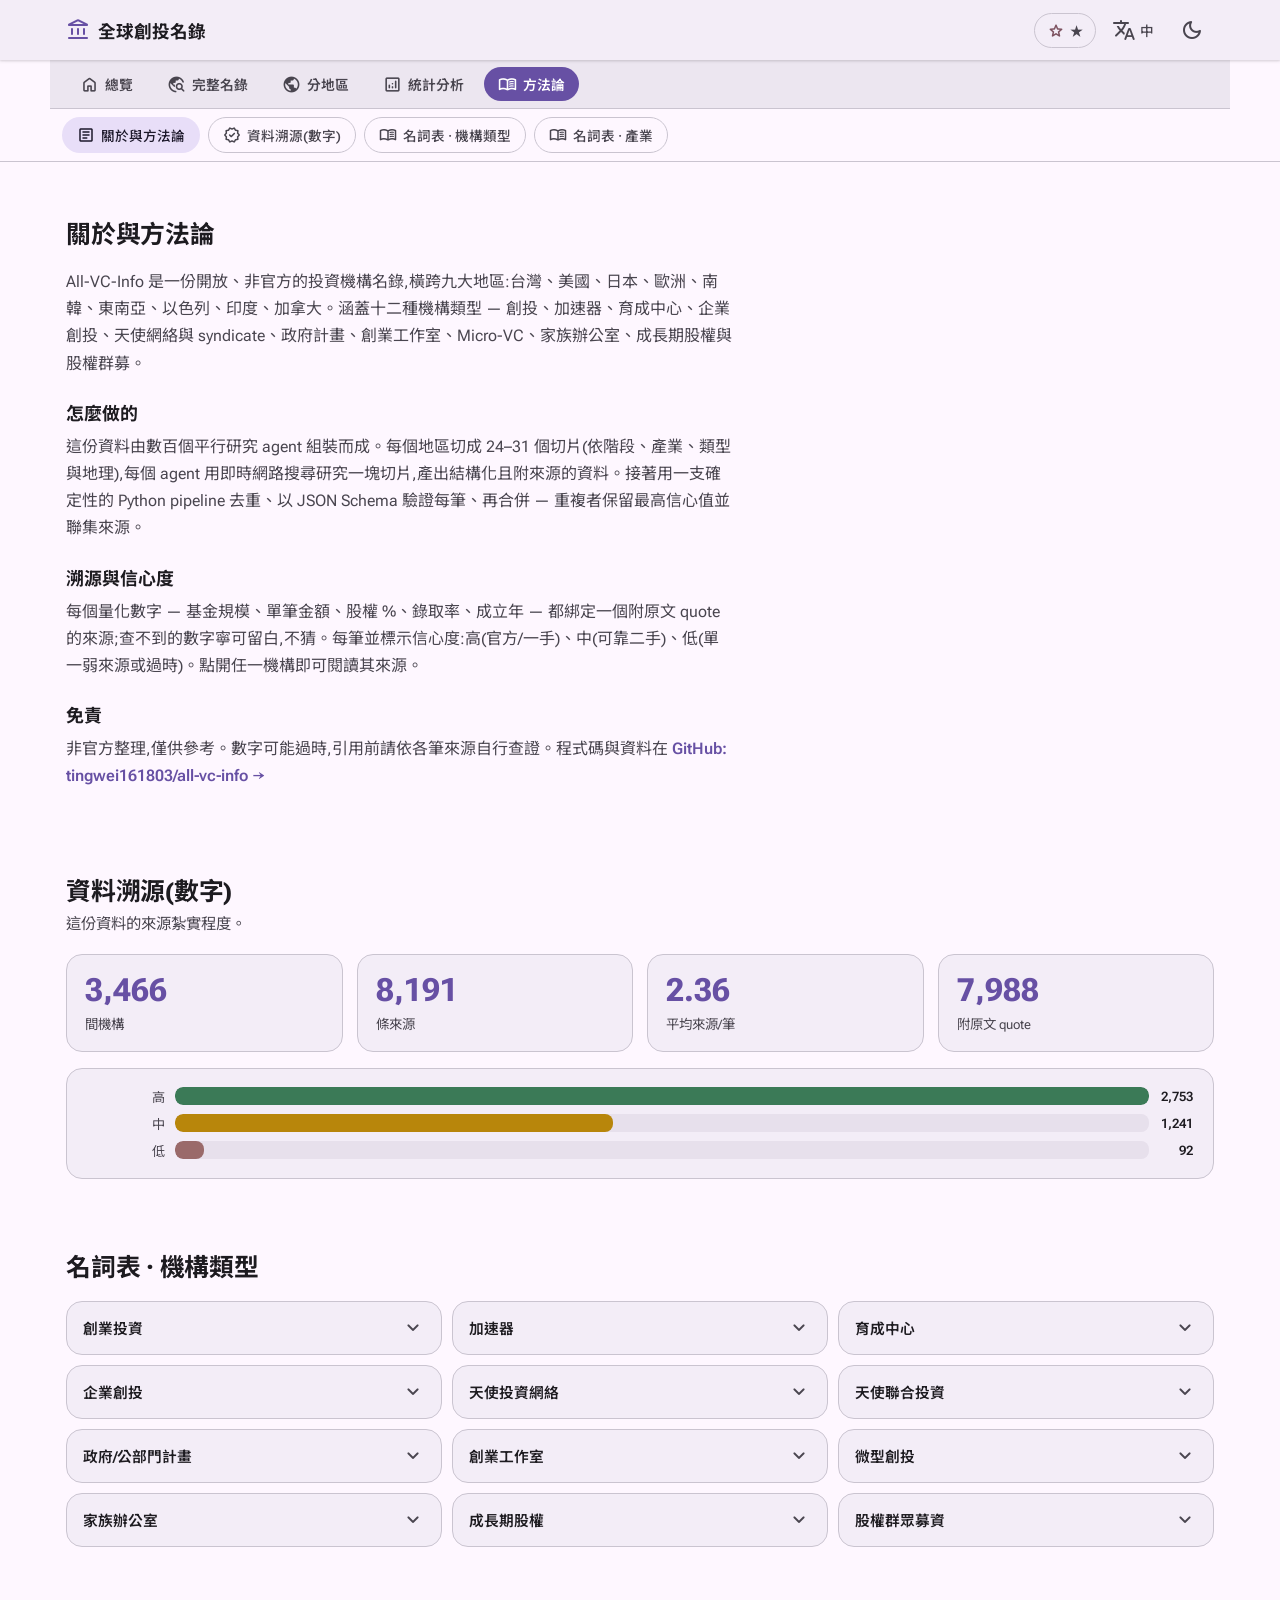
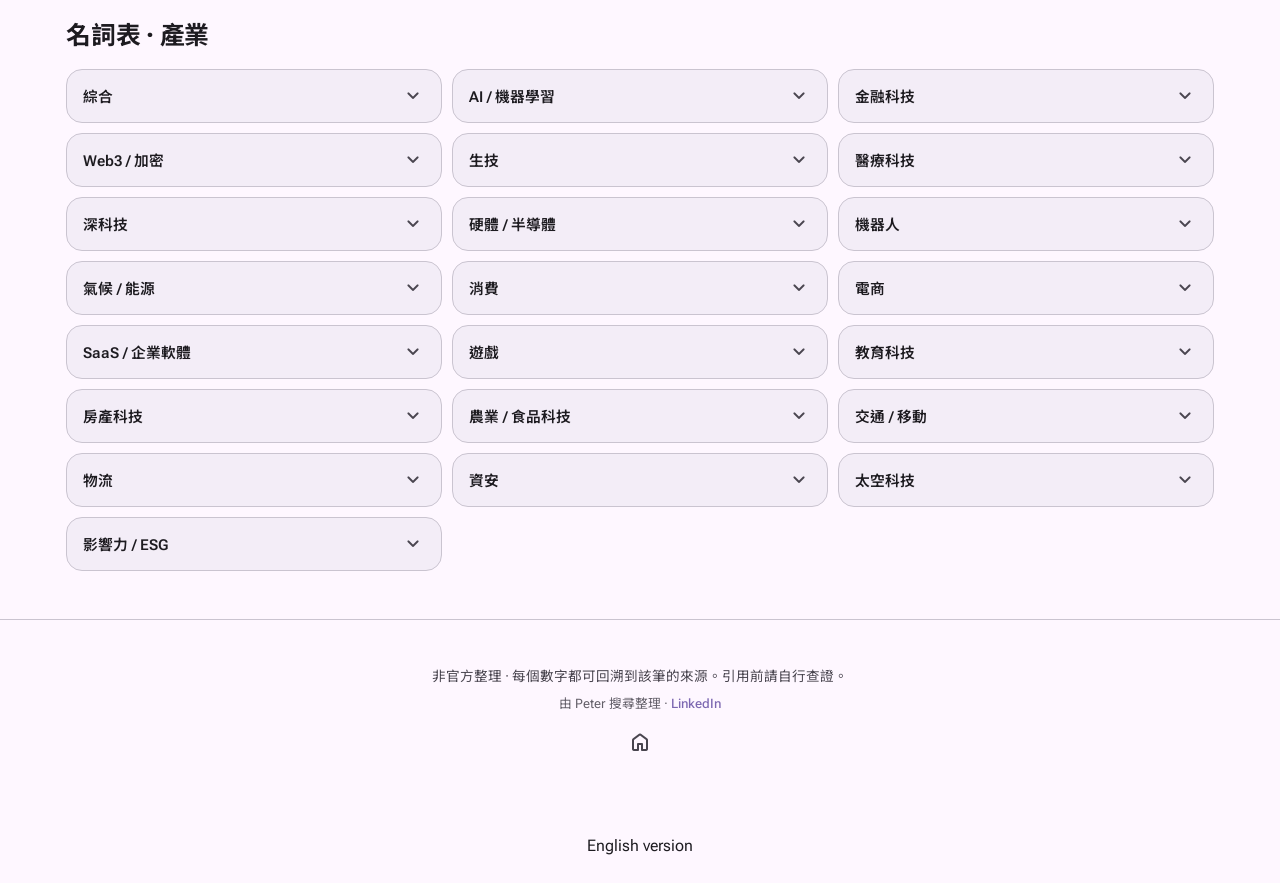
<file: docs/methodology.html>
<!DOCTYPE html>
<html lang="zh-Hant" data-theme="light">
<head>
  <!-- ==== Google Analytics 4 (Measurement ID: G-Z68YW1EG95) ==== -->
  <script async src="https://www.googletagmanager.com/gtag/js?id=G-Z68YW1EG95"></script>
  <script>
    window.dataLayer = window.dataLayer || [];
    function gtag(){ dataLayer.push(arguments); }
    gtag('js', new Date());
    gtag('config', 'G-Z68YW1EG95');
  </script>

  <meta charset="UTF-8" />
  <meta name="viewport" content="width=device-width, initial-scale=1.0, viewport-fit=cover" />
  <title>方法論 · All-VC-Info</title>
<meta property="og:url" content="https://all-vc-info.peteraim.com/methodology.html" />
  <meta name="description" content="這份名錄怎麼做的:平行研究 agent 分切片蒐集、逐筆附來源 quote、信心度評級、schema 驗證與去重,以及名詞表與免責。" />
  <link rel="canonical" href="https://all-vc-info.peteraim.com/methodology.html" />
  <link rel="alternate" hreflang="zh-Hant" href="https://all-vc-info.peteraim.com/methodology.html" />
  <link rel="alternate" hreflang="en" href="https://all-vc-info.peteraim.com/en/methodology.html" />
  <link rel="alternate" hreflang="x-default" href="https://all-vc-info.peteraim.com/methodology.html" />
  <meta name="theme-color" content="#6750A4" />
  <link rel="icon" href="data:image/svg+xml,%3Csvg xmlns='http://www.w3.org/2000/svg' viewBox='0 0 100 100'%3E%3Ctext y='.9em' font-size='88'%3E%F0%9F%8F%A6%3C/text%3E%3C/svg%3E" />
  <link rel="preconnect" href="https://fonts.googleapis.com" />
  <link rel="preconnect" href="https://fonts.gstatic.com" crossorigin />
  <link href="https://fonts.googleapis.com/css2?family=Roboto+Flex:opsz,wght@8..144,400..700&family=Noto+Sans+TC:wght@400;500;700;900&display=swap" rel="stylesheet" />
  <link href="https://fonts.googleapis.com/css2?family=Material+Symbols+Rounded:opsz,wght,FILL,GRAD@24,400,0,0&display=swap" rel="stylesheet" />
  <link rel="stylesheet" href="assets/styles.css" />
  <meta property="og:image" content="https://all-vc-info.peteraim.com/og-image.png">
  <meta property="og:image:width" content="1200">
  <meta property="og:image:height" content="630">
  <meta name="twitter:image" content="https://all-vc-info.peteraim.com/og-image.png">
  <meta name="twitter:card" content="summary_large_image">
</head>
<body>
  <header class="appbar"><div class="appbar__inner">
    <a class="brand" href="index.html"><span class="material-symbols-rounded brand__logo">account_balance</span><span class="brand__name" id="brandName">All-VC-Info</span></a>
    <div class="appbar__actions">
      <a class="gh-star" id="ghStar" href="https://github.com/tingwei161803/all-vc-info" data-repo="tingwei161803/all-vc-info" target="_blank" rel="noopener" aria-label="GitHub"><span class="material-symbols-rounded">star</span><span class="gh-star__count" id="ghStarCount">★</span></a>
      <a class="icon-btn" id="langToggle" href="/en/methodology.html" hreflang="en" lang="en" rel="alternate" aria-label="Switch to English"><span class="material-symbols-rounded">translate</span><span class="icon-btn__txt" id="langLabel">中</span></a>
      <button class="icon-btn" id="themeToggle" type="button" aria-label="Toggle theme / 切換主題"><span class="material-symbols-rounded" id="themeIcon">dark_mode</span></button>
    </div>
  </div></header>
  <nav class="siterail" id="siteRail" aria-label="Site navigation"></nav>
  <nav class="sectionnav" id="sectionNav" aria-label="Section navigation"><div class="sectionnav__inner" id="sectionNavInner"></div></nav>
  <span id="top"></span>
  <main id="sections" aria-live="polite">
<section class="section section--prose" id="about"><header class="section-head"><h2 id="about-h">關於與方法論</h2></header><div class="prose" data-item=""><p>All-VC-Info 是一份開放、非官方的投資機構名錄,橫跨九大地區:台灣、美國、日本、歐洲、南韓、東南亞、以色列、印度、加拿大。涵蓋十二種機構類型 — 創投、加速器、育成中心、企業創投、天使網絡與 syndicate、政府計畫、創業工作室、Micro-VC、家族辦公室、成長期股權與股權群募。</p><h3>怎麼做的</h3><p>這份資料由數百個平行研究 agent 組裝而成。每個地區切成 24–31 個切片(依階段、產業、類型與地理),每個 agent 用即時網路搜尋研究一塊切片,產出結構化且附來源的資料。接著用一支確定性的 Python pipeline 去重、以 JSON Schema 驗證每筆、再合併 — 重複者保留最高信心值並聯集來源。</p><h3>溯源與信心度</h3><p>每個量化數字 — 基金規模、單筆金額、股權 %、錄取率、成立年 — 都綁定一個附原文 quote 的來源;查不到的數字寧可留白,不猜。每筆並標示信心度:高(官方/一手)、中(可靠二手)、低(單一弱來源或過時)。點開任一機構即可閱讀其來源。</p><h3>免責</h3><p>非官方整理,僅供參考。數字可能過時,引用前請依各筆來源自行查證。程式碼與資料在 <a href="https://github.com/tingwei161803/all-vc-info" target="_blank" rel="noopener">GitHub: tingwei161803/all-vc-info →</a></p></div></section><section class="section section--provenance" id="prov"><header class="section-head"><h2 id="prov-h">資料溯源(數字)</h2><p class="section-head__sub">這份資料的來源紮實程度。</p></header><div class="hero__stats" style="margin-bottom:16px"><div class="hero__stat"><b class="hero__stat-value" data-count="4086">4,086</b><span class="hero__stat-label">間機構</span></div><div class="hero__stat"><b class="hero__stat-value" data-count="9656">9,656</b><span class="hero__stat-label">條來源</span></div><div class="hero__stat"><b class="hero__stat-value">2.36</b><span class="hero__stat-label">平均來源/筆</span></div><div class="hero__stat"><b class="hero__stat-value" data-count="9417">9,417</b><span class="hero__stat-label">附原文 quote</span></div></div><div class="chart-card" data-item=""><div class="hbar"><span class="hbar__label">高</span><span class="hbar__track"><span class="hbar__fill conf-high" style="width:100%"></span></span><span class="hbar__val">2,753</span></div><div class="hbar"><span class="hbar__label">中</span><span class="hbar__track"><span class="hbar__fill conf-med" style="width:45%"></span></span><span class="hbar__val">1,241</span></div><div class="hbar"><span class="hbar__label">低</span><span class="hbar__track"><span class="hbar__fill conf-low" style="width:3%"></span></span><span class="hbar__val">92</span></div></div></section><section class="section section--glossary" id="gloss-types"><header class="section-head"><h2 id="gloss-types-h">名詞表 · 機構類型</h2></header><div class="accordion"><details class="acc-item" data-item=""><summary class="acc-q"><span>創業投資</span><span class="material-symbols-rounded acc-chevron">expand_more</span></summary><div class="acc-a">Venture Capital firm · 創業投資</div></details><details class="acc-item" data-item=""><summary class="acc-q"><span>加速器</span><span class="material-symbols-rounded acc-chevron">expand_more</span></summary><div class="acc-a">Accelerator · 加速器</div></details><details class="acc-item" data-item=""><summary class="acc-q"><span>育成中心</span><span class="material-symbols-rounded acc-chevron">expand_more</span></summary><div class="acc-a">Incubator · 育成中心</div></details><details class="acc-item" data-item=""><summary class="acc-q"><span>企業創投</span><span class="material-symbols-rounded acc-chevron">expand_more</span></summary><div class="acc-a">Corporate VC · 企業創投</div></details><details class="acc-item" data-item=""><summary class="acc-q"><span>天使投資網絡</span><span class="material-symbols-rounded acc-chevron">expand_more</span></summary><div class="acc-a">Angel network / group · 天使投資網絡</div></details><details class="acc-item" data-item=""><summary class="acc-q"><span>天使聯合投資</span><span class="material-symbols-rounded acc-chevron">expand_more</span></summary><div class="acc-a">Angel syndicate / SPV · 天使聯合投資</div></details><details class="acc-item" data-item=""><summary class="acc-q"><span>政府/公部門計畫</span><span class="material-symbols-rounded acc-chevron">expand_more</span></summary><div class="acc-a">Government / public program · 政府/公部門計畫</div></details><details class="acc-item" data-item=""><summary class="acc-q"><span>創業工作室</span><span class="material-symbols-rounded acc-chevron">expand_more</span></summary><div class="acc-a">Venture studio / company builder · 創業工作室</div></details><details class="acc-item" data-item=""><summary class="acc-q"><span>微型創投</span><span class="material-symbols-rounded acc-chevron">expand_more</span></summary><div class="acc-a">Micro-VC / emerging fund · 微型創投</div></details><details class="acc-item" data-item=""><summary class="acc-q"><span>家族辦公室</span><span class="material-symbols-rounded acc-chevron">expand_more</span></summary><div class="acc-a">Family office (venture-active) · 家族辦公室</div></details><details class="acc-item" data-item=""><summary class="acc-q"><span>成長期股權</span><span class="material-symbols-rounded acc-chevron">expand_more</span></summary><div class="acc-a">Growth equity / late-stage · 成長期股權</div></details><details class="acc-item" data-item=""><summary class="acc-q"><span>股權群眾募資</span><span class="material-symbols-rounded acc-chevron">expand_more</span></summary><div class="acc-a">Equity crowdfunding platform · 股權群眾募資</div></details></div></section><section class="section section--glossary" id="gloss-sectors"><header class="section-head"><h2 id="gloss-sectors-h">名詞表 · 產業</h2></header><div class="accordion"><details class="acc-item" data-item=""><summary class="acc-q"><span>綜合</span><span class="material-symbols-rounded acc-chevron">expand_more</span></summary><div class="acc-a">Sector-agnostic / generalist · 綜合</div></details><details class="acc-item" data-item=""><summary class="acc-q"><span>AI / 機器學習</span><span class="material-symbols-rounded acc-chevron">expand_more</span></summary><div class="acc-a">AI / Machine Learning · AI / 機器學習</div></details><details class="acc-item" data-item=""><summary class="acc-q"><span>金融科技</span><span class="material-symbols-rounded acc-chevron">expand_more</span></summary><div class="acc-a">FinTech · 金融科技</div></details><details class="acc-item" data-item=""><summary class="acc-q"><span>Web3 / 加密</span><span class="material-symbols-rounded acc-chevron">expand_more</span></summary><div class="acc-a">Web3 / Crypto / Blockchain · Web3 / 加密</div></details><details class="acc-item" data-item=""><summary class="acc-q"><span>生技</span><span class="material-symbols-rounded acc-chevron">expand_more</span></summary><div class="acc-a">BioTech / Life Sciences · 生技</div></details><details class="acc-item" data-item=""><summary class="acc-q"><span>醫療科技</span><span class="material-symbols-rounded acc-chevron">expand_more</span></summary><div class="acc-a">HealthTech / Digital Health · 醫療科技</div></details><details class="acc-item" data-item=""><summary class="acc-q"><span>深科技</span><span class="material-symbols-rounded acc-chevron">expand_more</span></summary><div class="acc-a">DeepTech / Frontier · 深科技</div></details><details class="acc-item" data-item=""><summary class="acc-q"><span>硬體 / 半導體</span><span class="material-symbols-rounded acc-chevron">expand_more</span></summary><div class="acc-a">Hardware / Semiconductor · 硬體 / 半導體</div></details><details class="acc-item" data-item=""><summary class="acc-q"><span>機器人</span><span class="material-symbols-rounded acc-chevron">expand_more</span></summary><div class="acc-a">Robotics / Automation · 機器人</div></details><details class="acc-item" data-item=""><summary class="acc-q"><span>氣候 / 能源</span><span class="material-symbols-rounded acc-chevron">expand_more</span></summary><div class="acc-a">Climate / CleanTech / Energy · 氣候 / 能源</div></details><details class="acc-item" data-item=""><summary class="acc-q"><span>消費</span><span class="material-symbols-rounded acc-chevron">expand_more</span></summary><div class="acc-a">Consumer / D2C · 消費</div></details><details class="acc-item" data-item=""><summary class="acc-q"><span>電商</span><span class="material-symbols-rounded acc-chevron">expand_more</span></summary><div class="acc-a">E-commerce / Retail · 電商</div></details><details class="acc-item" data-item=""><summary class="acc-q"><span>SaaS / 企業軟體</span><span class="material-symbols-rounded acc-chevron">expand_more</span></summary><div class="acc-a">SaaS / Enterprise software · SaaS / 企業軟體</div></details><details class="acc-item" data-item=""><summary class="acc-q"><span>遊戲</span><span class="material-symbols-rounded acc-chevron">expand_more</span></summary><div class="acc-a">Gaming / Entertainment · 遊戲</div></details><details class="acc-item" data-item=""><summary class="acc-q"><span>教育科技</span><span class="material-symbols-rounded acc-chevron">expand_more</span></summary><div class="acc-a">EdTech · 教育科技</div></details><details class="acc-item" data-item=""><summary class="acc-q"><span>房產科技</span><span class="material-symbols-rounded acc-chevron">expand_more</span></summary><div class="acc-a">PropTech / Real estate · 房產科技</div></details><details class="acc-item" data-item=""><summary class="acc-q"><span>農業 / 食品科技</span><span class="material-symbols-rounded acc-chevron">expand_more</span></summary><div class="acc-a">AgriTech / FoodTech · 農業 / 食品科技</div></details><details class="acc-item" data-item=""><summary class="acc-q"><span>交通 / 移動</span><span class="material-symbols-rounded acc-chevron">expand_more</span></summary><div class="acc-a">Mobility / Automotive · 交通 / 移動</div></details><details class="acc-item" data-item=""><summary class="acc-q"><span>物流</span><span class="material-symbols-rounded acc-chevron">expand_more</span></summary><div class="acc-a">Logistics / Supply chain · 物流</div></details><details class="acc-item" data-item=""><summary class="acc-q"><span>資安</span><span class="material-symbols-rounded acc-chevron">expand_more</span></summary><div class="acc-a">Cybersecurity · 資安</div></details><details class="acc-item" data-item=""><summary class="acc-q"><span>太空科技</span><span class="material-symbols-rounded acc-chevron">expand_more</span></summary><div class="acc-a">SpaceTech / Aerospace · 太空科技</div></details><details class="acc-item" data-item=""><summary class="acc-q"><span>影響力 / ESG</span><span class="material-symbols-rounded acc-chevron">expand_more</span></summary><div class="acc-a">Impact / ESG / Social · 影響力 / ESG</div></details></div></section>
</main>
  <dialog class="dialog" id="dialog" aria-labelledby="dialogTitle">
    <div class="dialog__bar"><span class="dialog__spacer"></span>
      <button class="icon-btn" id="dialogClose" type="button" aria-label="Close / 關閉"><span class="material-symbols-rounded">close</span></button>
    </div>
    <div class="dialog__body" id="dialogBody"></div>
  </dialog>
  <footer class="footer"><p id="footerText"></p></footer>
  <script>
  window.SITE_PAGE = {
    id:"methodology", kind:"page",
    title:{en:"Methodology", zh:"方法論"},
    sections:[
      {type:"prose", id:"about", title:{en:"About & methodology", zh:"關於與方法論"}, blocks:[
        {type:"p", text:{en:"All-VC-Info is an open, unofficial directory of investment organizations across nine regions: Taiwan, the United States, Japan, Europe, South Korea, Southeast Asia, Israel, India and Canada. It covers twelve organization types — VC firms, accelerators, incubators, corporate VCs, angel networks and syndicates, government programs, venture studios, micro-VCs, family offices, growth-equity and equity-crowdfunding.",
                          zh:"All-VC-Info 是一份開放、非官方的投資機構名錄,橫跨九大地區:台灣、美國、日本、歐洲、南韓、東南亞、以色列、印度、加拿大。涵蓋十二種機構類型 — 創投、加速器、育成中心、企業創投、天使網絡與 syndicate、政府計畫、創業工作室、Micro-VC、家族辦公室、成長期股權與股權群募。"}},
        {type:"h3", text:{en:"How it was built", zh:"怎麼做的"}},
        {type:"p", text:{en:"The dataset was assembled by hundreds of parallel research agents. Each region was sliced into 24–31 segments (by stage, sector, type and geography), and one agent researched each slice with live web search, writing structured, sourced records. A deterministic Python pipeline then deduped the slices, validated every record against a JSON Schema, and merged them — keeping the highest-confidence value and unioning sources on any duplicate.",
                          zh:"這份資料由數百個平行研究 agent 組裝而成。每個地區切成 24–31 個切片(依階段、產業、類型與地理),每個 agent 用即時網路搜尋研究一塊切片,產出結構化且附來源的資料。接著用一支確定性的 Python pipeline 去重、以 JSON Schema 驗證每筆、再合併 — 重複者保留最高信心值並聯集來源。"}},
        {type:"h3", text:{en:"Provenance & confidence", zh:"溯源與信心度"}},
        {type:"p", text:{en:"Every quantitative claim — fund size, check size, equity %, acceptance rate, founding year — is tied to a source with a verbatim quote; figures that could not be verified are left blank rather than guessed. Each entry carries a confidence rating: high (official / primary source), medium (reputable secondary), or low (a single weak or dated source). Open any organization to read its sources.",
                          zh:"每個量化數字 — 基金規模、單筆金額、股權 %、錄取率、成立年 — 都綁定一個附原文 quote 的來源;查不到的數字寧可留白,不猜。每筆並標示信心度:高(官方/一手)、中(可靠二手)、低(單一弱來源或過時)。點開任一機構即可閱讀其來源。"}},
        {type:"h3", text:{en:"Disclaimer", zh:"免責"}},
        {type:"p", html:true, text:{en:"This is an unofficial research compilation for reference only. Figures may be out of date — verify against each entry's sources before citing. Code and data live on <a href='https://github.com/tingwei161803/all-vc-info' target='_blank' rel='noopener'>GitHub: tingwei161803/all-vc-info →</a>",
                          zh:"非官方整理,僅供參考。數字可能過時,引用前請依各筆來源自行查證。程式碼與資料在 <a href='https://github.com/tingwei161803/all-vc-info' target='_blank' rel='noopener'>GitHub: tingwei161803/all-vc-info →</a>"}}
      ]},
      {type:"provenance", id:"prov", title:{en:"Data provenance in numbers", zh:"資料溯源(數字)"}, sub:{en:"How well-sourced the dataset is.", zh:"這份資料的來源紮實程度。"}},
      {type:"glossary", id:"gloss-types", kind:"types", title:{en:"Glossary · organization types", zh:"名詞表 · 機構類型"}},
      {type:"glossary", id:"gloss-sectors", kind:"sectors", title:{en:"Glossary · sectors", zh:"名詞表 · 產業"}}
    ]
  };
  </script>
  <script src="data/meta.js"></script>
  <script src="data/index.js"></script>
  <script src="assets/app.js"></script>
<p class="lang-alt-link" style="text-align:center;padding:12px;"><a href="/en/methodology.html" hreflang="en" rel="alternate" lang="en">English version</a></p>
</body>
</html>
</file>
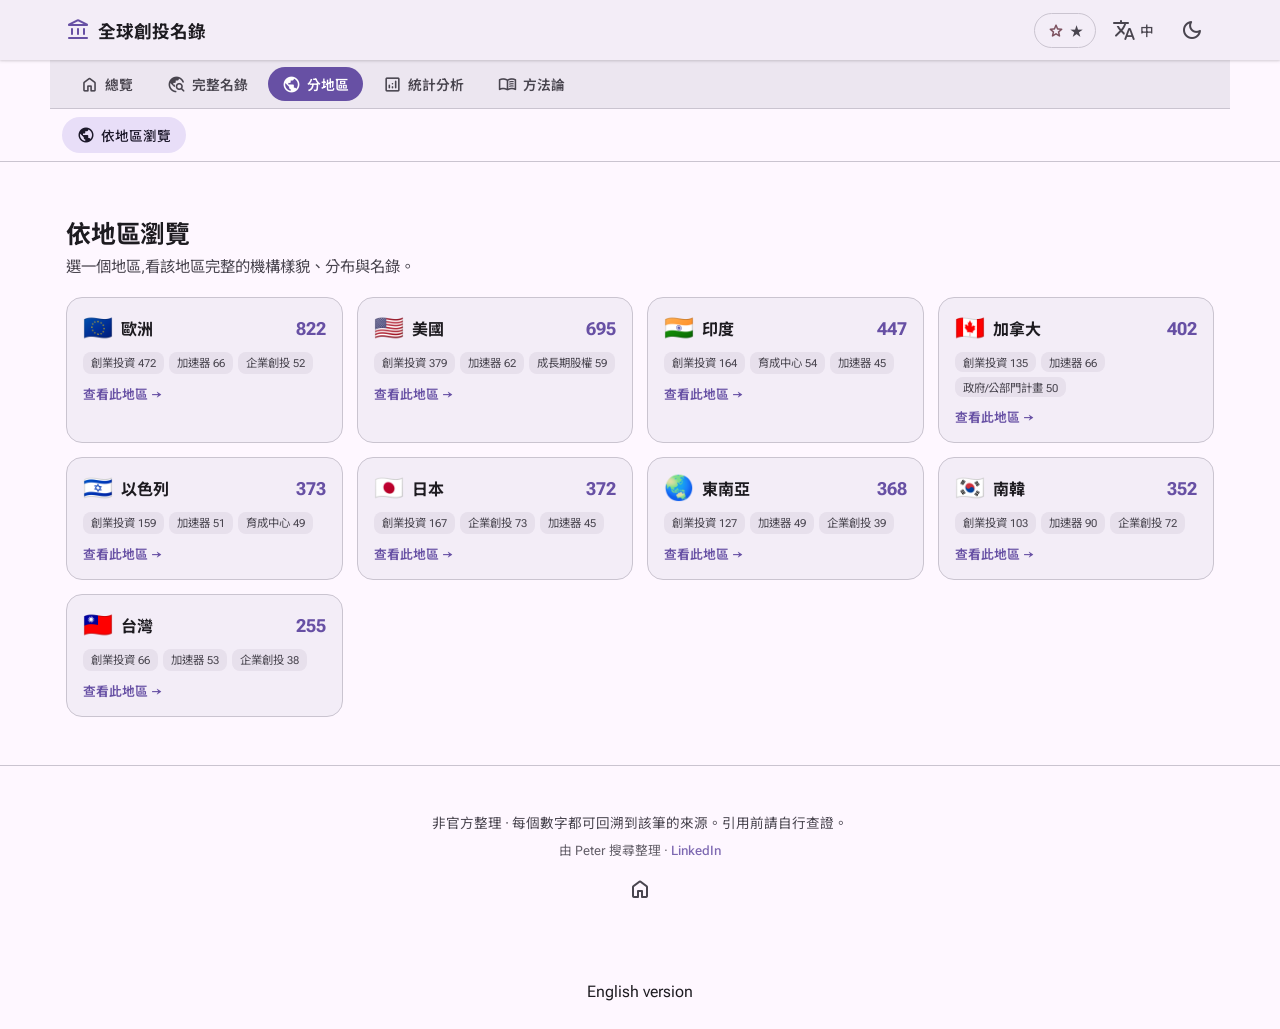
<file: docs/region.html>
<!DOCTYPE html>
<html lang="zh-Hant" data-theme="light">
<head>
  <!-- ==== Google Analytics 4 (Measurement ID: G-Z68YW1EG95) ==== -->
  <script async src="https://www.googletagmanager.com/gtag/js?id=G-Z68YW1EG95"></script>
  <script>
    window.dataLayer = window.dataLayer || [];
    function gtag(){ dataLayer.push(arguments); }
    gtag('js', new Date());
    gtag('config', 'G-Z68YW1EG95');
  </script>

  <meta charset="UTF-8" />
  <meta name="viewport" content="width=device-width, initial-scale=1.0, viewport-fit=cover" />
  <title>分地區 · All-VC-Info</title>
<meta property="og:url" content="https://all-vc-info.peteraim.com/region.html" />
  <meta name="description" content="逐地區的投資機構樣貌:台灣、美國、日本、歐洲、南韓、東南亞、以色列、印度、加拿大 — 各地區的類型/產業分布與完整名錄。" />
  <link rel="canonical" href="https://all-vc-info.peteraim.com/region.html" />
  <link rel="alternate" hreflang="zh-Hant" href="https://all-vc-info.peteraim.com/region.html" />
  <link rel="alternate" hreflang="en" href="https://all-vc-info.peteraim.com/en/region.html" />
  <link rel="alternate" hreflang="x-default" href="https://all-vc-info.peteraim.com/region.html" />
  <meta name="theme-color" content="#6750A4" />
  <link rel="icon" href="data:image/svg+xml,%3Csvg xmlns='http://www.w3.org/2000/svg' viewBox='0 0 100 100'%3E%3Ctext y='.9em' font-size='88'%3E%F0%9F%8F%A6%3C/text%3E%3C/svg%3E" />
  <link rel="preconnect" href="https://fonts.googleapis.com" />
  <link rel="preconnect" href="https://fonts.gstatic.com" crossorigin />
  <link href="https://fonts.googleapis.com/css2?family=Roboto+Flex:opsz,wght@8..144,400..700&family=Noto+Sans+TC:wght@400;500;700;900&display=swap" rel="stylesheet" />
  <link href="https://fonts.googleapis.com/css2?family=Material+Symbols+Rounded:opsz,wght,FILL,GRAD@24,400,0,0&display=swap" rel="stylesheet" />
  <link rel="stylesheet" href="assets/styles.css" />
  <meta property="og:image" content="https://all-vc-info.peteraim.com/og-image.png">
  <meta property="og:image:width" content="1200">
  <meta property="og:image:height" content="630">
  <meta name="twitter:image" content="https://all-vc-info.peteraim.com/og-image.png">
  <meta name="twitter:card" content="summary_large_image">
</head>
<body>
  <header class="appbar"><div class="appbar__inner">
    <a class="brand" href="index.html"><span class="material-symbols-rounded brand__logo">account_balance</span><span class="brand__name" id="brandName">All-VC-Info</span></a>
    <div class="appbar__actions">
      <a class="gh-star" id="ghStar" href="https://github.com/tingwei161803/all-vc-info" data-repo="tingwei161803/all-vc-info" target="_blank" rel="noopener" aria-label="GitHub"><span class="material-symbols-rounded">star</span><span class="gh-star__count" id="ghStarCount">★</span></a>
      <a class="icon-btn" id="langToggle" href="/en/region.html" hreflang="en" lang="en" rel="alternate" aria-label="Switch to English"><span class="material-symbols-rounded">translate</span><span class="icon-btn__txt" id="langLabel">中</span></a>
      <button class="icon-btn" id="themeToggle" type="button" aria-label="Toggle theme / 切換主題"><span class="material-symbols-rounded" id="themeIcon">dark_mode</span></button>
    </div>
  </div></header>
  <nav class="siterail" id="siteRail" aria-label="Site navigation"></nav>
  <nav class="sectionnav" id="sectionNav" aria-label="Section navigation"><div class="sectionnav__inner" id="sectionNavInner"></div></nav>
  <span id="top"></span>
  <main id="sections" aria-live="polite">
<section class="section section--regioncards" id="pick"><header class="section-head"><h2 id="pick-h">依地區瀏覽</h2><p class="section-head__sub">選一個地區,看該地區完整的機構樣貌、分布與名錄。</p></header><div class="rcards"><a class="rcard" data-item="" href="region.html?r=europe"><div class="rcard__top"><span class="rcard__flag">🇪🇺</span><span class="rcard__n">歐洲</span><span class="rcard__c">822</span></div><div class="rcard__tags"><span class="tag">創業投資 472</span><span class="tag">加速器 66</span><span class="tag">企業創投 52</span></div><span class="rcard__go">查看此地區 →</span></a><a class="rcard" data-item="" href="region.html?r=united-states"><div class="rcard__top"><span class="rcard__flag">🇺🇸</span><span class="rcard__n">美國</span><span class="rcard__c">695</span></div><div class="rcard__tags"><span class="tag">創業投資 379</span><span class="tag">加速器 62</span><span class="tag">成長期股權 59</span></div><span class="rcard__go">查看此地區 →</span></a><a class="rcard" data-item="" href="region.html?r=india"><div class="rcard__top"><span class="rcard__flag">🇮🇳</span><span class="rcard__n">印度</span><span class="rcard__c">447</span></div><div class="rcard__tags"><span class="tag">創業投資 164</span><span class="tag">育成中心 54</span><span class="tag">加速器 45</span></div><span class="rcard__go">查看此地區 →</span></a><a class="rcard" data-item="" href="region.html?r=canada"><div class="rcard__top"><span class="rcard__flag">🇨🇦</span><span class="rcard__n">加拿大</span><span class="rcard__c">402</span></div><div class="rcard__tags"><span class="tag">創業投資 135</span><span class="tag">加速器 66</span><span class="tag">政府/公部門計畫 50</span></div><span class="rcard__go">查看此地區 →</span></a><a class="rcard" data-item="" href="region.html?r=israel"><div class="rcard__top"><span class="rcard__flag">🇮🇱</span><span class="rcard__n">以色列</span><span class="rcard__c">373</span></div><div class="rcard__tags"><span class="tag">創業投資 159</span><span class="tag">加速器 51</span><span class="tag">育成中心 49</span></div><span class="rcard__go">查看此地區 →</span></a><a class="rcard" data-item="" href="region.html?r=japan"><div class="rcard__top"><span class="rcard__flag">🇯🇵</span><span class="rcard__n">日本</span><span class="rcard__c">372</span></div><div class="rcard__tags"><span class="tag">創業投資 167</span><span class="tag">企業創投 73</span><span class="tag">加速器 45</span></div><span class="rcard__go">查看此地區 →</span></a><a class="rcard" data-item="" href="region.html?r=southeast-asia"><div class="rcard__top"><span class="rcard__flag">🌏</span><span class="rcard__n">東南亞</span><span class="rcard__c">368</span></div><div class="rcard__tags"><span class="tag">創業投資 127</span><span class="tag">加速器 49</span><span class="tag">企業創投 39</span></div><span class="rcard__go">查看此地區 →</span></a><a class="rcard" data-item="" href="region.html?r=south-korea"><div class="rcard__top"><span class="rcard__flag">🇰🇷</span><span class="rcard__n">南韓</span><span class="rcard__c">352</span></div><div class="rcard__tags"><span class="tag">創業投資 103</span><span class="tag">加速器 90</span><span class="tag">企業創投 72</span></div><span class="rcard__go">查看此地區 →</span></a><a class="rcard" data-item="" href="region.html?r=taiwan"><div class="rcard__top"><span class="rcard__flag">🇹🇼</span><span class="rcard__n">台灣</span><span class="rcard__c">255</span></div><div class="rcard__tags"><span class="tag">創業投資 66</span><span class="tag">加速器 53</span><span class="tag">企業創投 38</span></div><span class="rcard__go">查看此地區 →</span></a></div></section>
</main>
  <dialog class="dialog" id="dialog" aria-labelledby="dialogTitle">
    <div class="dialog__bar">
      <button class="icon-btn" id="dialogPrev" type="button" aria-label="Previous / 上一個"><span class="material-symbols-rounded">chevron_left</span></button>
      <button class="icon-btn" id="dialogNext" type="button" aria-label="Next / 下一個"><span class="material-symbols-rounded">chevron_right</span></button>
      <span class="dialog__spacer"></span>
      <button class="icon-btn" id="dialogClose" type="button" aria-label="Close / 關閉"><span class="material-symbols-rounded">close</span></button>
    </div>
    <div class="dialog__body" id="dialogBody"></div>
  </dialog>
  <footer class="footer"><p id="footerText"></p></footer>
  <script>
  window.SITE_PAGE = { id:"regions", kind:"region", title:{en:"Regions", zh:"分地區"}, sections:[] };
  </script>
  <script src="data/meta.js"></script>
  <script src="data/index.js"></script>
  <script src="assets/app.js"></script>
<p class="lang-alt-link" style="text-align:center;padding:12px;"><a href="/en/region.html" hreflang="en" rel="alternate" lang="en">English version</a></p>
</body>
</html>
</file>
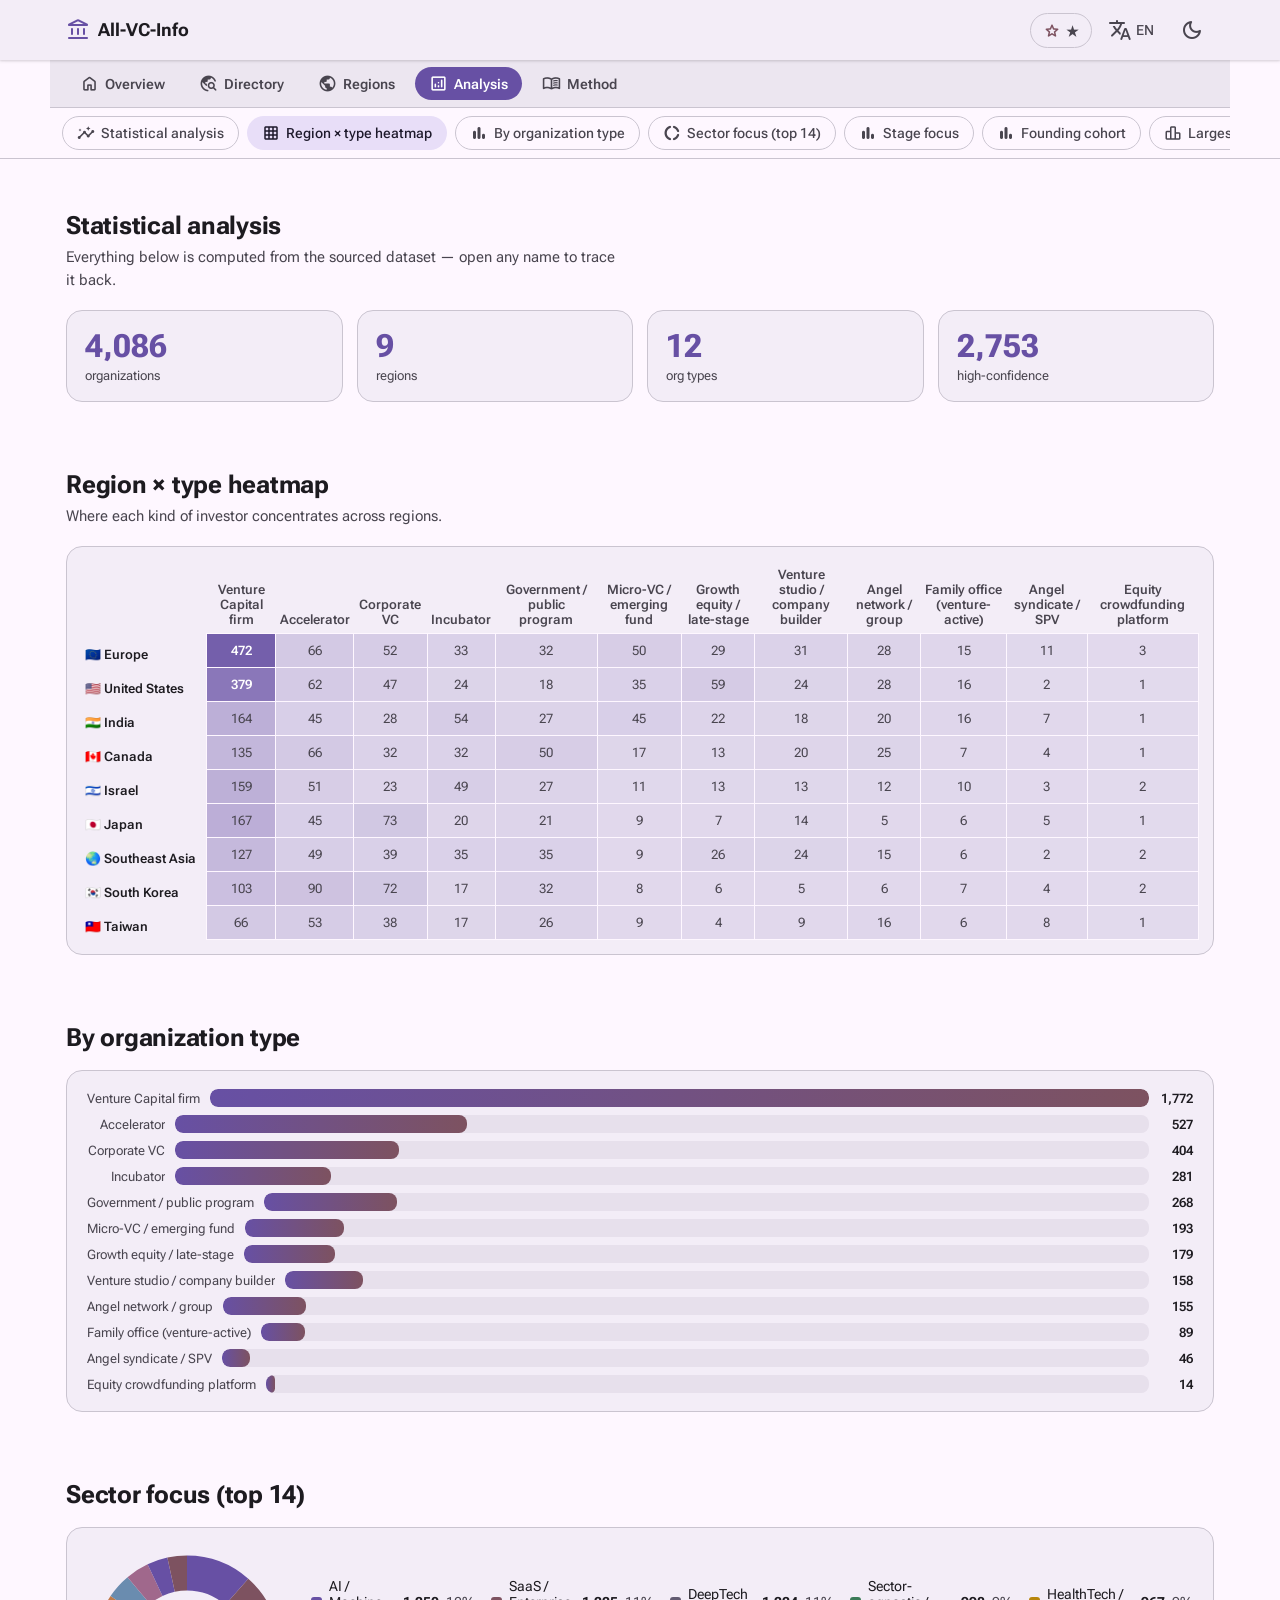
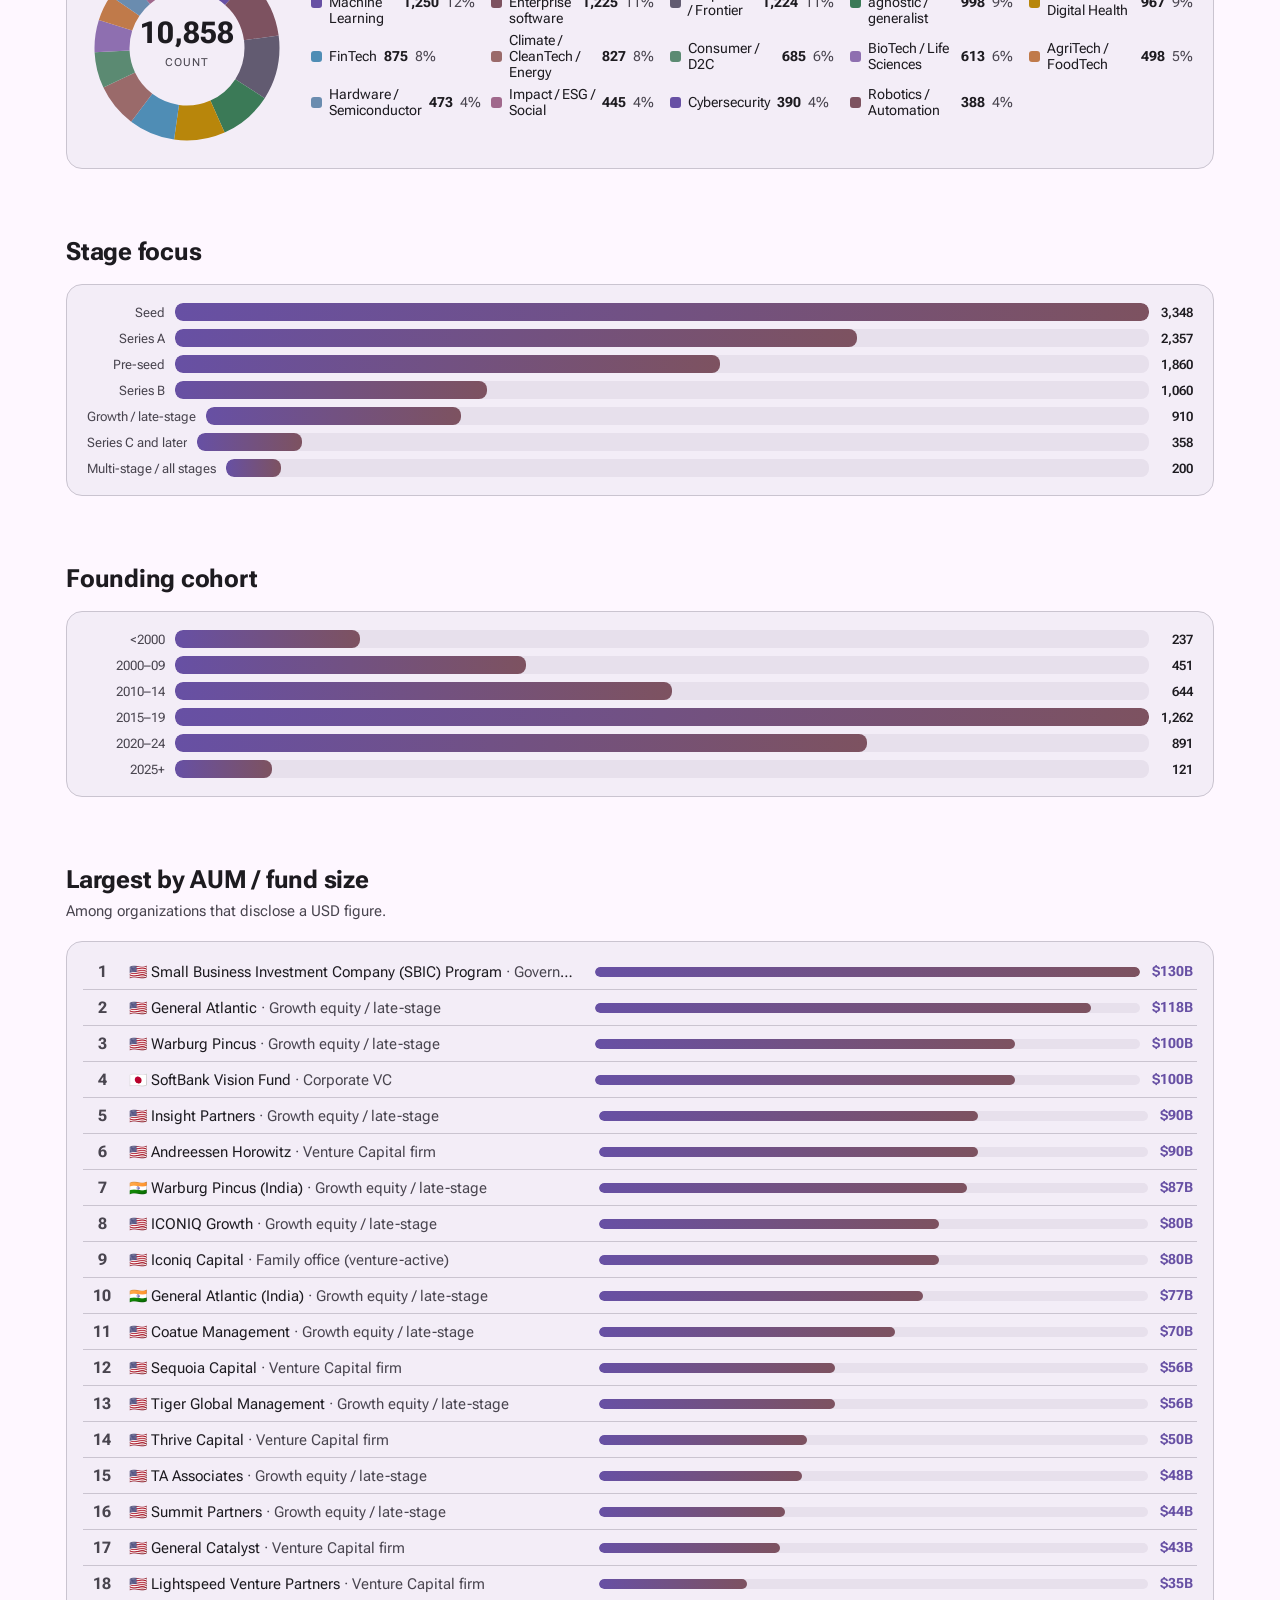
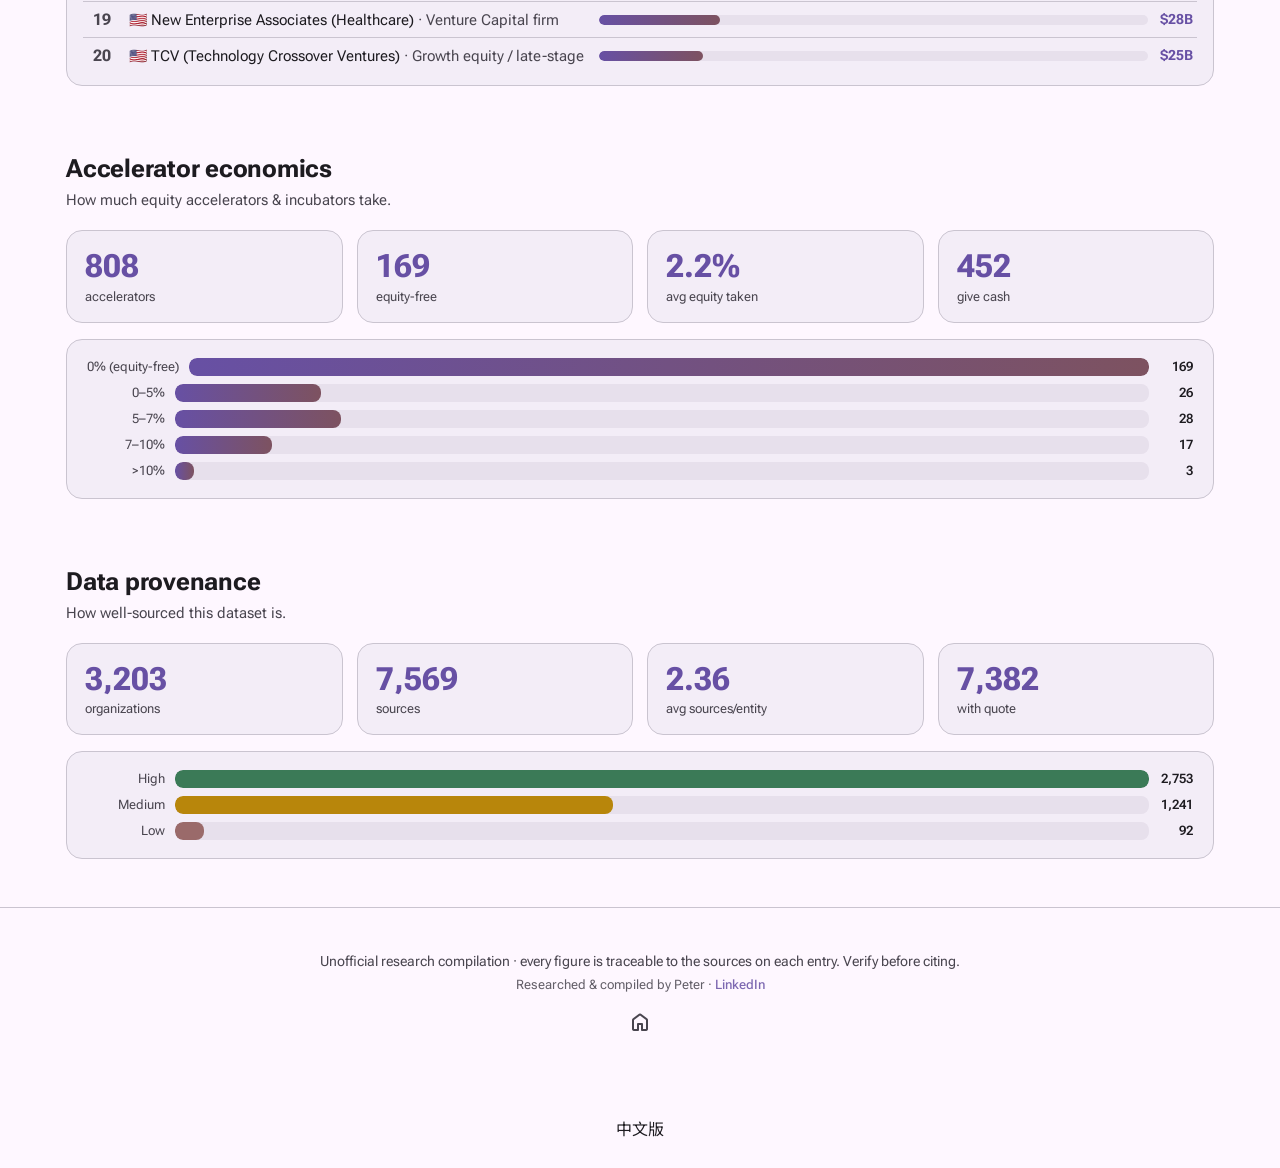
<file: docs/en/analysis.html>
<!DOCTYPE html>
<html lang="en" data-theme="light">
<head>
  <!-- ==== Google Analytics 4 (Measurement ID: G-Z68YW1EG95) ==== -->
  <script async src="https://www.googletagmanager.com/gtag/js?id=G-Z68YW1EG95"></script>
  <script>
    window.dataLayer = window.dataLayer || [];
    function gtag(){ dataLayer.push(arguments); }
    gtag('js', new Date());
    gtag('config', 'G-Z68YW1EG95');
  </script>

  <meta charset="UTF-8" />
  <meta name="viewport" content="width=device-width, initial-scale=1.0, viewport-fit=cover" />
  <title>Statistical analysis · All-VC-Info</title>
<meta property="og:url" content="https://all-vc-info.peteraim.com/en/analysis.html" />
  <link rel="canonical" href="https://all-vc-info.peteraim.com/en/analysis.html" />
  <link rel="alternate" hreflang="zh-Hant" href="https://all-vc-info.peteraim.com/analysis.html" />
  <link rel="alternate" hreflang="en" href="https://all-vc-info.peteraim.com/en/analysis.html" />
  <link rel="alternate" hreflang="x-default" href="https://all-vc-info.peteraim.com/analysis.html" />
  <meta name="theme-color" content="#6750A4" />
  <link rel="icon" href="data:image/svg+xml,%3Csvg xmlns='http://www.w3.org/2000/svg' viewBox='0 0 100 100'%3E%3Ctext y='.9em' font-size='88'%3E%F0%9F%8F%A6%3C/text%3E%3C/svg%3E" />
  <link rel="preconnect" href="https://fonts.googleapis.com" />
  <link rel="preconnect" href="https://fonts.gstatic.com" crossorigin />
  <link href="https://fonts.googleapis.com/css2?family=Roboto+Flex:opsz,wght@8..144,400..700&family=Noto+Sans+TC:wght@400;500;700;900&display=swap" rel="stylesheet" />
  <link href="https://fonts.googleapis.com/css2?family=Material+Symbols+Rounded:opsz,wght,FILL,GRAD@24,400,0,0&display=swap" rel="stylesheet" />
  <link rel="stylesheet" href="../assets/styles.css" />
  <meta property="og:image" content="https://all-vc-info.peteraim.com/og-image.png">
  <meta property="og:image:width" content="1200">
  <meta property="og:image:height" content="630">
  <meta name="twitter:image" content="https://all-vc-info.peteraim.com/og-image.png">
  <meta name="twitter:card" content="summary_large_image">
</head>
<body>
  <header class="appbar"><div class="appbar__inner">
    <a class="brand" href="index.html"><span class="material-symbols-rounded brand__logo">account_balance</span><span class="brand__name" id="brandName">All-VC-Info</span></a>
    <div class="appbar__actions">
      <a class="gh-star" id="ghStar" href="https://github.com/tingwei161803/all-vc-info" data-repo="tingwei161803/all-vc-info" target="_blank" rel="noopener" aria-label="GitHub"><span class="material-symbols-rounded">star</span><span class="gh-star__count" id="ghStarCount">★</span></a>
      <a class="icon-btn" id="langToggle" href="/analysis.html" hreflang="zh-Hant" lang="zh-Hant" rel="alternate" aria-label="切換到中文版"><span class="material-symbols-rounded">translate</span><span class="icon-btn__txt" id="langLabel">EN</span></a>
      <button class="icon-btn" id="themeToggle" type="button" aria-label="Toggle theme / 切換主題"><span class="material-symbols-rounded" id="themeIcon">dark_mode</span></button>
    </div>
  </div></header>
  <nav class="siterail" id="siteRail" aria-label="Site navigation"></nav>
  <nav class="sectionnav" id="sectionNav" aria-label="Section navigation"><div class="sectionnav__inner" id="sectionNavInner"></div></nav>
  <span id="top"></span>
  <main id="sections" aria-live="polite">
<section class="section section--kpi" id="a-top"><header class="section-head"><h2 id="a-top-h">Statistical analysis</h2><p class="section-head__sub">Everything below is computed from the sourced dataset — open any name to trace it back.</p></header><div class="hero__stats"><div class="hero__stat" data-item=""><b class="hero__stat-value" data-count="4086">4,086</b><span class="hero__stat-label">organizations</span></div><div class="hero__stat" data-item=""><b class="hero__stat-value" data-count="9">9</b><span class="hero__stat-label">regions</span></div><div class="hero__stat" data-item=""><b class="hero__stat-value" data-count="12">12</b><span class="hero__stat-label">org types</span></div><div class="hero__stat" data-item=""><b class="hero__stat-value" data-count="2753">2,753</b><span class="hero__stat-label">high-confidence</span></div></div></section><section class="section section--heatmap" id="heatmap"><header class="section-head"><h2 id="heatmap-h">Region × type heatmap</h2><p class="section-head__sub">Where each kind of investor concentrates across regions.</p></header><div class="heatmap-wrap" data-item=""><table class="heatmap"><thead><tr><th></th><th>Venture Capital firm</th><th>Accelerator</th><th>Corporate VC</th><th>Incubator</th><th>Government / public program</th><th>Micro-VC / emerging fund</th><th>Growth equity / late-stage</th><th>Venture studio / company builder</th><th>Angel network / group</th><th>Family office (venture-active)</th><th>Angel syndicate / SPV</th><th>Equity crowdfunding platform</th></tr></thead><tbody><tr><th class="rowhdr">🇪🇺 Europe</th><td class="hot" style="background:rgba(103,80,164,0.900)"><span>472</span></td><td style="background:rgba(103,80,164,0.229)"><span>66</span></td><td style="background:rgba(103,80,164,0.206)"><span>52</span></td><td style="background:rgba(103,80,164,0.175)"><span>33</span></td><td style="background:rgba(103,80,164,0.173)"><span>32</span></td><td style="background:rgba(103,80,164,0.203)"><span>50</span></td><td style="background:rgba(103,80,164,0.168)"><span>29</span></td><td style="background:rgba(103,80,164,0.171)"><span>31</span></td><td style="background:rgba(103,80,164,0.166)"><span>28</span></td><td style="background:rgba(103,80,164,0.145)"><span>15</span></td><td style="background:rgba(103,80,164,0.138)"><span>11</span></td><td style="background:rgba(103,80,164,0.125)"><span>3</span></td></tr><tr><th class="rowhdr">🇺🇸 United States</th><td class="hot" style="background:rgba(103,80,164,0.746)"><span>379</span></td><td style="background:rgba(103,80,164,0.222)"><span>62</span></td><td style="background:rgba(103,80,164,0.198)"><span>47</span></td><td style="background:rgba(103,80,164,0.160)"><span>24</span></td><td style="background:rgba(103,80,164,0.150)"><span>18</span></td><td style="background:rgba(103,80,164,0.178)"><span>35</span></td><td style="background:rgba(103,80,164,0.217)"><span>59</span></td><td style="background:rgba(103,80,164,0.160)"><span>24</span></td><td style="background:rgba(103,80,164,0.166)"><span>28</span></td><td style="background:rgba(103,80,164,0.146)"><span>16</span></td><td style="background:rgba(103,80,164,0.123)"><span>2</span></td><td style="background:rgba(103,80,164,0.122)"><span>1</span></td></tr><tr><th class="rowhdr">🇮🇳 India</th><td style="background:rgba(103,80,164,0.391)"><span>164</span></td><td style="background:rgba(103,80,164,0.194)"><span>45</span></td><td style="background:rgba(103,80,164,0.166)"><span>28</span></td><td style="background:rgba(103,80,164,0.209)"><span>54</span></td><td style="background:rgba(103,80,164,0.165)"><span>27</span></td><td style="background:rgba(103,80,164,0.194)"><span>45</span></td><td style="background:rgba(103,80,164,0.156)"><span>22</span></td><td style="background:rgba(103,80,164,0.150)"><span>18</span></td><td style="background:rgba(103,80,164,0.153)"><span>20</span></td><td style="background:rgba(103,80,164,0.146)"><span>16</span></td><td style="background:rgba(103,80,164,0.132)"><span>7</span></td><td style="background:rgba(103,80,164,0.122)"><span>1</span></td></tr><tr><th class="rowhdr">🇨🇦 Canada</th><td style="background:rgba(103,80,164,0.343)"><span>135</span></td><td style="background:rgba(103,80,164,0.229)"><span>66</span></td><td style="background:rgba(103,80,164,0.173)"><span>32</span></td><td style="background:rgba(103,80,164,0.173)"><span>32</span></td><td style="background:rgba(103,80,164,0.203)"><span>50</span></td><td style="background:rgba(103,80,164,0.148)"><span>17</span></td><td style="background:rgba(103,80,164,0.141)"><span>13</span></td><td style="background:rgba(103,80,164,0.153)"><span>20</span></td><td style="background:rgba(103,80,164,0.161)"><span>25</span></td><td style="background:rgba(103,80,164,0.132)"><span>7</span></td><td style="background:rgba(103,80,164,0.127)"><span>4</span></td><td style="background:rgba(103,80,164,0.122)"><span>1</span></td></tr><tr><th class="rowhdr">🇮🇱 Israel</th><td style="background:rgba(103,80,164,0.383)"><span>159</span></td><td style="background:rgba(103,80,164,0.204)"><span>51</span></td><td style="background:rgba(103,80,164,0.158)"><span>23</span></td><td style="background:rgba(103,80,164,0.201)"><span>49</span></td><td style="background:rgba(103,80,164,0.165)"><span>27</span></td><td style="background:rgba(103,80,164,0.138)"><span>11</span></td><td style="background:rgba(103,80,164,0.141)"><span>13</span></td><td style="background:rgba(103,80,164,0.141)"><span>13</span></td><td style="background:rgba(103,80,164,0.140)"><span>12</span></td><td style="background:rgba(103,80,164,0.137)"><span>10</span></td><td style="background:rgba(103,80,164,0.125)"><span>3</span></td><td style="background:rgba(103,80,164,0.123)"><span>2</span></td></tr><tr><th class="rowhdr">🇯🇵 Japan</th><td style="background:rgba(103,80,164,0.396)"><span>167</span></td><td style="background:rgba(103,80,164,0.194)"><span>45</span></td><td style="background:rgba(103,80,164,0.241)"><span>73</span></td><td style="background:rgba(103,80,164,0.153)"><span>20</span></td><td style="background:rgba(103,80,164,0.155)"><span>21</span></td><td style="background:rgba(103,80,164,0.135)"><span>9</span></td><td style="background:rgba(103,80,164,0.132)"><span>7</span></td><td style="background:rgba(103,80,164,0.143)"><span>14</span></td><td style="background:rgba(103,80,164,0.128)"><span>5</span></td><td style="background:rgba(103,80,164,0.130)"><span>6</span></td><td style="background:rgba(103,80,164,0.128)"><span>5</span></td><td style="background:rgba(103,80,164,0.122)"><span>1</span></td></tr><tr><th class="rowhdr">🌏 Southeast Asia</th><td style="background:rgba(103,80,164,0.330)"><span>127</span></td><td style="background:rgba(103,80,164,0.201)"><span>49</span></td><td style="background:rgba(103,80,164,0.184)"><span>39</span></td><td style="background:rgba(103,80,164,0.178)"><span>35</span></td><td style="background:rgba(103,80,164,0.178)"><span>35</span></td><td style="background:rgba(103,80,164,0.135)"><span>9</span></td><td style="background:rgba(103,80,164,0.163)"><span>26</span></td><td style="background:rgba(103,80,164,0.160)"><span>24</span></td><td style="background:rgba(103,80,164,0.145)"><span>15</span></td><td style="background:rgba(103,80,164,0.130)"><span>6</span></td><td style="background:rgba(103,80,164,0.123)"><span>2</span></td><td style="background:rgba(103,80,164,0.123)"><span>2</span></td></tr><tr><th class="rowhdr">🇰🇷 South Korea</th><td style="background:rgba(103,80,164,0.290)"><span>103</span></td><td style="background:rgba(103,80,164,0.269)"><span>90</span></td><td style="background:rgba(103,80,164,0.239)"><span>72</span></td><td style="background:rgba(103,80,164,0.148)"><span>17</span></td><td style="background:rgba(103,80,164,0.173)"><span>32</span></td><td style="background:rgba(103,80,164,0.133)"><span>8</span></td><td style="background:rgba(103,80,164,0.130)"><span>6</span></td><td style="background:rgba(103,80,164,0.128)"><span>5</span></td><td style="background:rgba(103,80,164,0.130)"><span>6</span></td><td style="background:rgba(103,80,164,0.132)"><span>7</span></td><td style="background:rgba(103,80,164,0.127)"><span>4</span></td><td style="background:rgba(103,80,164,0.123)"><span>2</span></td></tr><tr><th class="rowhdr">🇹🇼 Taiwan</th><td style="background:rgba(103,80,164,0.229)"><span>66</span></td><td style="background:rgba(103,80,164,0.208)"><span>53</span></td><td style="background:rgba(103,80,164,0.183)"><span>38</span></td><td style="background:rgba(103,80,164,0.148)"><span>17</span></td><td style="background:rgba(103,80,164,0.163)"><span>26</span></td><td style="background:rgba(103,80,164,0.135)"><span>9</span></td><td style="background:rgba(103,80,164,0.127)"><span>4</span></td><td style="background:rgba(103,80,164,0.135)"><span>9</span></td><td style="background:rgba(103,80,164,0.146)"><span>16</span></td><td style="background:rgba(103,80,164,0.130)"><span>6</span></td><td style="background:rgba(103,80,164,0.133)"><span>8</span></td><td style="background:rgba(103,80,164,0.122)"><span>1</span></td></tr></tbody></table></div></section><section class="section section--bars" id="types"><header class="section-head"><h2 id="types-h">By organization type</h2></header><div class="chart-card" data-item=""><div class="hbar"><span class="hbar__label">Venture Capital firm</span><span class="hbar__track"><span class="hbar__fill" style="width:100%"></span></span><span class="hbar__val">1,772</span></div><div class="hbar"><span class="hbar__label">Accelerator</span><span class="hbar__track"><span class="hbar__fill" style="width:30%"></span></span><span class="hbar__val">527</span></div><div class="hbar"><span class="hbar__label">Corporate VC</span><span class="hbar__track"><span class="hbar__fill" style="width:23%"></span></span><span class="hbar__val">404</span></div><div class="hbar"><span class="hbar__label">Incubator</span><span class="hbar__track"><span class="hbar__fill" style="width:16%"></span></span><span class="hbar__val">281</span></div><div class="hbar"><span class="hbar__label">Government / public program</span><span class="hbar__track"><span class="hbar__fill" style="width:15%"></span></span><span class="hbar__val">268</span></div><div class="hbar"><span class="hbar__label">Micro-VC / emerging fund</span><span class="hbar__track"><span class="hbar__fill" style="width:11%"></span></span><span class="hbar__val">193</span></div><div class="hbar"><span class="hbar__label">Growth equity / late-stage</span><span class="hbar__track"><span class="hbar__fill" style="width:10%"></span></span><span class="hbar__val">179</span></div><div class="hbar"><span class="hbar__label">Venture studio / company builder</span><span class="hbar__track"><span class="hbar__fill" style="width:9%"></span></span><span class="hbar__val">158</span></div><div class="hbar"><span class="hbar__label">Angel network / group</span><span class="hbar__track"><span class="hbar__fill" style="width:9%"></span></span><span class="hbar__val">155</span></div><div class="hbar"><span class="hbar__label">Family office (venture-active)</span><span class="hbar__track"><span class="hbar__fill" style="width:5%"></span></span><span class="hbar__val">89</span></div><div class="hbar"><span class="hbar__label">Angel syndicate / SPV</span><span class="hbar__track"><span class="hbar__fill" style="width:3%"></span></span><span class="hbar__val">46</span></div><div class="hbar"><span class="hbar__label">Equity crowdfunding platform</span><span class="hbar__track"><span class="hbar__fill" style="width:1%"></span></span><span class="hbar__val">14</span></div></div></section><section class="section section--donut" id="sectors"><header class="section-head"><h2 id="sectors-h">Sector focus (top 14)</h2></header><div class="donut-wrap" data-item=""><svg class="donut" viewBox="0 0 160 160" role="img" aria-label="Sector focus (top 14)"><circle r="60" cx="80" cy="80" fill="none" stroke="#6750A4" stroke-width="28" stroke-dasharray="43.40015638593378 333.5909620448414" stroke-dashoffset="0" transform="rotate(-90 80 80)"><title>AI / Machine Learning: 1,250</title></circle><circle r="60" cx="80" cy="80" fill="none" stroke="#7D5260" stroke-width="28" stroke-dasharray="42.532153258215104 334.45896517256006" stroke-dashoffset="-43.40015638593378" transform="rotate(-90 80 80)"><title>SaaS / Enterprise software: 1,225</title></circle><circle r="60" cx="80" cy="80" fill="none" stroke="#625B71" stroke-width="28" stroke-dasharray="42.497433133106355 334.4936852976688" stroke-dashoffset="-85.93230964414889" transform="rotate(-90 80 80)"><title>DeepTech / Frontier: 1,224</title></circle><circle r="60" cx="80" cy="80" fill="none" stroke="#3B7A57" stroke-width="28" stroke-dasharray="34.65068485852952 342.3404335722456" stroke-dashoffset="-128.42974277725523" transform="rotate(-90 80 80)"><title>Sector-agnostic / generalist: 998</title></circle><circle r="60" cx="80" cy="80" fill="none" stroke="#B8860B" stroke-width="28" stroke-dasharray="33.57436098015837 343.4167574506168" stroke-dashoffset="-163.08042763578476" transform="rotate(-90 80 80)"><title>HealthTech / Digital Health: 967</title></circle><circle r="60" cx="80" cy="80" fill="none" stroke="#4F8DB5" stroke-width="28" stroke-dasharray="30.38010947015364 346.6110089606215" stroke-dashoffset="-196.65478861594312" transform="rotate(-90 80 80)"><title>FinTech: 875</title></circle><circle r="60" cx="80" cy="80" fill="none" stroke="#9A6A6A" stroke-width="28" stroke-dasharray="28.71354346493379 348.2775749658414" stroke-dashoffset="-227.03489808609675" transform="rotate(-90 80 80)"><title>Climate / CleanTech / Energy: 827</title></circle><circle r="60" cx="80" cy="80" fill="none" stroke="#5B8A72" stroke-width="28" stroke-dasharray="23.783285699491707 353.2078327312834" stroke-dashoffset="-255.74844155103054" transform="rotate(-90 80 80)"><title>Consumer / D2C: 685</title></circle><circle r="60" cx="80" cy="80" fill="none" stroke="#8E6FB0" stroke-width="28" stroke-dasharray="21.283436691661922 355.70768173911324" stroke-dashoffset="-279.53172725052224" transform="rotate(-90 80 80)"><title>BioTech / Life Sciences: 613</title></circle><circle r="60" cx="80" cy="80" fill="none" stroke="#C07A4A" stroke-width="28" stroke-dasharray="17.290622304156017 359.7004961266191" stroke-dashoffset="-300.81516394218414" transform="rotate(-90 80 80)"><title>AgriTech / FoodTech: 498</title></circle><circle r="60" cx="80" cy="80" fill="none" stroke="#6A8CAF" stroke-width="28" stroke-dasharray="16.42261917643734 360.5684992543378" stroke-dashoffset="-318.10578624634013" transform="rotate(-90 80 80)"><title>Hardware / Semiconductor: 473</title></circle><circle r="60" cx="80" cy="80" fill="none" stroke="#A0688C" stroke-width="28" stroke-dasharray="15.450455673392423 361.54066275738273" stroke-dashoffset="-334.5284054227775" transform="rotate(-90 80 80)"><title>Impact / ESG / Social: 445</title></circle><circle r="60" cx="80" cy="80" fill="none" stroke="#6750A4" stroke-width="28" stroke-dasharray="13.540848792411339 363.4502696383638" stroke-dashoffset="-349.9788610961699" transform="rotate(-90 80 80)"><title>Cybersecurity: 390</title></circle><circle r="60" cx="80" cy="80" fill="none" stroke="#7D5260" stroke-width="28" stroke-dasharray="13.471408542193842 363.5197098885813" stroke-dashoffset="-363.51970988858125" transform="rotate(-90 80 80)"><title>Robotics / Automation: 388</title></circle><text x="80" y="76" text-anchor="middle" class="donut-total">10,858</text><text x="80" y="94" text-anchor="middle" class="donut-cap">Count</text></svg><ul class="legend"><li><span class="lg-dot" style="background:#6750A4"></span>AI / Machine Learning <b>1,250</b> <span class="muted">12%</span></li><li><span class="lg-dot" style="background:#7D5260"></span>SaaS / Enterprise software <b>1,225</b> <span class="muted">11%</span></li><li><span class="lg-dot" style="background:#625B71"></span>DeepTech / Frontier <b>1,224</b> <span class="muted">11%</span></li><li><span class="lg-dot" style="background:#3B7A57"></span>Sector-agnostic / generalist <b>998</b> <span class="muted">9%</span></li><li><span class="lg-dot" style="background:#B8860B"></span>HealthTech / Digital Health <b>967</b> <span class="muted">9%</span></li><li><span class="lg-dot" style="background:#4F8DB5"></span>FinTech <b>875</b> <span class="muted">8%</span></li><li><span class="lg-dot" style="background:#9A6A6A"></span>Climate / CleanTech / Energy <b>827</b> <span class="muted">8%</span></li><li><span class="lg-dot" style="background:#5B8A72"></span>Consumer / D2C <b>685</b> <span class="muted">6%</span></li><li><span class="lg-dot" style="background:#8E6FB0"></span>BioTech / Life Sciences <b>613</b> <span class="muted">6%</span></li><li><span class="lg-dot" style="background:#C07A4A"></span>AgriTech / FoodTech <b>498</b> <span class="muted">5%</span></li><li><span class="lg-dot" style="background:#6A8CAF"></span>Hardware / Semiconductor <b>473</b> <span class="muted">4%</span></li><li><span class="lg-dot" style="background:#A0688C"></span>Impact / ESG / Social <b>445</b> <span class="muted">4%</span></li><li><span class="lg-dot" style="background:#6750A4"></span>Cybersecurity <b>390</b> <span class="muted">4%</span></li><li><span class="lg-dot" style="background:#7D5260"></span>Robotics / Automation <b>388</b> <span class="muted">4%</span></li></ul></div></section><section class="section section--bars" id="stages"><header class="section-head"><h2 id="stages-h">Stage focus</h2></header><div class="chart-card" data-item=""><div class="hbar"><span class="hbar__label">Seed</span><span class="hbar__track"><span class="hbar__fill" style="width:100%"></span></span><span class="hbar__val">3,348</span></div><div class="hbar"><span class="hbar__label">Series A</span><span class="hbar__track"><span class="hbar__fill" style="width:70%"></span></span><span class="hbar__val">2,357</span></div><div class="hbar"><span class="hbar__label">Pre-seed</span><span class="hbar__track"><span class="hbar__fill" style="width:56%"></span></span><span class="hbar__val">1,860</span></div><div class="hbar"><span class="hbar__label">Series B</span><span class="hbar__track"><span class="hbar__fill" style="width:32%"></span></span><span class="hbar__val">1,060</span></div><div class="hbar"><span class="hbar__label">Growth / late-stage</span><span class="hbar__track"><span class="hbar__fill" style="width:27%"></span></span><span class="hbar__val">910</span></div><div class="hbar"><span class="hbar__label">Series C and later</span><span class="hbar__track"><span class="hbar__fill" style="width:11%"></span></span><span class="hbar__val">358</span></div><div class="hbar"><span class="hbar__label">Multi-stage / all stages</span><span class="hbar__track"><span class="hbar__fill" style="width:6%"></span></span><span class="hbar__val">200</span></div></div></section><section class="section section--bars" id="founded"><header class="section-head"><h2 id="founded-h">Founding cohort</h2></header><div class="chart-card" data-item=""><div class="hbar"><span class="hbar__label">&lt;2000</span><span class="hbar__track"><span class="hbar__fill" style="width:19%"></span></span><span class="hbar__val">237</span></div><div class="hbar"><span class="hbar__label">2000–09</span><span class="hbar__track"><span class="hbar__fill" style="width:36%"></span></span><span class="hbar__val">451</span></div><div class="hbar"><span class="hbar__label">2010–14</span><span class="hbar__track"><span class="hbar__fill" style="width:51%"></span></span><span class="hbar__val">644</span></div><div class="hbar"><span class="hbar__label">2015–19</span><span class="hbar__track"><span class="hbar__fill" style="width:100%"></span></span><span class="hbar__val">1,262</span></div><div class="hbar"><span class="hbar__label">2020–24</span><span class="hbar__track"><span class="hbar__fill" style="width:71%"></span></span><span class="hbar__val">891</span></div><div class="hbar"><span class="hbar__label">2025+</span><span class="hbar__track"><span class="hbar__fill" style="width:10%"></span></span><span class="hbar__val">121</span></div></div></section><section class="section section--toplist" id="aum"><header class="section-head"><h2 id="aum-h">Largest by AUM / fund size</h2><p class="section-head__sub">Among organizations that disclose a USD figure.</p></header><div class="toplist" data-item=""><a class="trow" data-item="" href="directory.html#us-sbic-program"><span class="trank">1</span><span class="tname">🇺🇸 Small Business Investment Company (SBIC) Program<span class="muted"> · Government / public program</span></span><span class="hbar__track tbar"><span class="hbar__fill" style="width:100%"></span></span><span class="tval">$130B</span></a><a class="trow" data-item="" href="directory.html#us-general-atlantic"><span class="trank">2</span><span class="tname">🇺🇸 General Atlantic<span class="muted"> · Growth equity / late-stage</span></span><span class="hbar__track tbar"><span class="hbar__fill" style="width:91%"></span></span><span class="tval">$118B</span></a><a class="trow" data-item="" href="directory.html#us-warburg-pincus"><span class="trank">3</span><span class="tname">🇺🇸 Warburg Pincus<span class="muted"> · Growth equity / late-stage</span></span><span class="hbar__track tbar"><span class="hbar__fill" style="width:77%"></span></span><span class="tval">$100B</span></a><a class="trow" data-item="" href="directory.html#jp-softbank-vision-fund"><span class="trank">4</span><span class="tname">🇯🇵 SoftBank Vision Fund<span class="muted"> · Corporate VC</span></span><span class="hbar__track tbar"><span class="hbar__fill" style="width:77%"></span></span><span class="tval">$100B</span></a><a class="trow" data-item="" href="directory.html#us-insight-partners"><span class="trank">5</span><span class="tname">🇺🇸 Insight Partners<span class="muted"> · Growth equity / late-stage</span></span><span class="hbar__track tbar"><span class="hbar__fill" style="width:69%"></span></span><span class="tval">$90B</span></a><a class="trow" data-item="" href="directory.html#us-andreessen-horowitz"><span class="trank">6</span><span class="tname">🇺🇸 Andreessen Horowitz<span class="muted"> · Venture Capital firm</span></span><span class="hbar__track tbar"><span class="hbar__fill" style="width:69%"></span></span><span class="tval">$90B</span></a><a class="trow" data-item="" href="directory.html#in-warburg-pincus-india"><span class="trank">7</span><span class="tname">🇮🇳 Warburg Pincus (India)<span class="muted"> · Growth equity / late-stage</span></span><span class="hbar__track tbar"><span class="hbar__fill" style="width:67%"></span></span><span class="tval">$87B</span></a><a class="trow" data-item="" href="directory.html#us-iconiq-growth"><span class="trank">8</span><span class="tname">🇺🇸 ICONIQ Growth<span class="muted"> · Growth equity / late-stage</span></span><span class="hbar__track tbar"><span class="hbar__fill" style="width:62%"></span></span><span class="tval">$80B</span></a><a class="trow" data-item="" href="directory.html#us-iconiq-capital"><span class="trank">9</span><span class="tname">🇺🇸 Iconiq Capital<span class="muted"> · Family office (venture-active)</span></span><span class="hbar__track tbar"><span class="hbar__fill" style="width:62%"></span></span><span class="tval">$80B</span></a><a class="trow" data-item="" href="directory.html#in-general-atlantic-india"><span class="trank">10</span><span class="tname">🇮🇳 General Atlantic (India)<span class="muted"> · Growth equity / late-stage</span></span><span class="hbar__track tbar"><span class="hbar__fill" style="width:59%"></span></span><span class="tval">$77B</span></a><a class="trow" data-item="" href="directory.html#us-coatue-management"><span class="trank">11</span><span class="tname">🇺🇸 Coatue Management<span class="muted"> · Growth equity / late-stage</span></span><span class="hbar__track tbar"><span class="hbar__fill" style="width:54%"></span></span><span class="tval">$70B</span></a><a class="trow" data-item="" href="directory.html#us-sequoia-capital"><span class="trank">12</span><span class="tname">🇺🇸 Sequoia Capital<span class="muted"> · Venture Capital firm</span></span><span class="hbar__track tbar"><span class="hbar__fill" style="width:43%"></span></span><span class="tval">$56B</span></a><a class="trow" data-item="" href="directory.html#us-tiger-global-management"><span class="trank">13</span><span class="tname">🇺🇸 Tiger Global Management<span class="muted"> · Growth equity / late-stage</span></span><span class="hbar__track tbar"><span class="hbar__fill" style="width:43%"></span></span><span class="tval">$56B</span></a><a class="trow" data-item="" href="directory.html#us-thrive-capital"><span class="trank">14</span><span class="tname">🇺🇸 Thrive Capital<span class="muted"> · Venture Capital firm</span></span><span class="hbar__track tbar"><span class="hbar__fill" style="width:38%"></span></span><span class="tval">$50B</span></a><a class="trow" data-item="" href="directory.html#us-ta-associates"><span class="trank">15</span><span class="tname">🇺🇸 TA Associates<span class="muted"> · Growth equity / late-stage</span></span><span class="hbar__track tbar"><span class="hbar__fill" style="width:37%"></span></span><span class="tval">$48B</span></a><a class="trow" data-item="" href="directory.html#us-summit-partners"><span class="trank">16</span><span class="tname">🇺🇸 Summit Partners<span class="muted"> · Growth equity / late-stage</span></span><span class="hbar__track tbar"><span class="hbar__fill" style="width:34%"></span></span><span class="tval">$44B</span></a><a class="trow" data-item="" href="directory.html#us-general-catalyst"><span class="trank">17</span><span class="tname">🇺🇸 General Catalyst<span class="muted"> · Venture Capital firm</span></span><span class="hbar__track tbar"><span class="hbar__fill" style="width:33%"></span></span><span class="tval">$43B</span></a><a class="trow" data-item="" href="directory.html#us-lightspeed-venture-partners"><span class="trank">18</span><span class="tname">🇺🇸 Lightspeed Venture Partners<span class="muted"> · Venture Capital firm</span></span><span class="hbar__track tbar"><span class="hbar__fill" style="width:27%"></span></span><span class="tval">$35B</span></a><a class="trow" data-item="" href="directory.html#us-nea-healthcare"><span class="trank">19</span><span class="tname">🇺🇸 New Enterprise Associates (Healthcare)<span class="muted"> · Venture Capital firm</span></span><span class="hbar__track tbar"><span class="hbar__fill" style="width:22%"></span></span><span class="tval">$28B</span></a><a class="trow" data-item="" href="directory.html#us-tcv"><span class="trank">20</span><span class="tname">🇺🇸 TCV (Technology Crossover Ventures)<span class="muted"> · Growth equity / late-stage</span></span><span class="hbar__track tbar"><span class="hbar__fill" style="width:19%"></span></span><span class="tval">$25B</span></a></div></section><section class="section section--accel" id="accel"><header class="section-head"><h2 id="accel-h">Accelerator economics</h2><p class="section-head__sub">How much equity accelerators &amp; incubators take.</p></header><div class="hero__stats" style="margin-bottom:16px"><div class="hero__stat"><b class="hero__stat-value">808</b><span class="hero__stat-label">accelerators</span></div><div class="hero__stat"><b class="hero__stat-value">169</b><span class="hero__stat-label">equity-free</span></div><div class="hero__stat"><b class="hero__stat-value">2.2%</b><span class="hero__stat-label">avg equity taken</span></div><div class="hero__stat"><b class="hero__stat-value">452</b><span class="hero__stat-label">give cash</span></div></div><div class="chart-card" data-item=""><div class="hbar"><span class="hbar__label">0% (equity-free)</span><span class="hbar__track"><span class="hbar__fill" style="width:100%"></span></span><span class="hbar__val">169</span></div><div class="hbar"><span class="hbar__label">0–5%</span><span class="hbar__track"><span class="hbar__fill" style="width:15%"></span></span><span class="hbar__val">26</span></div><div class="hbar"><span class="hbar__label">5–7%</span><span class="hbar__track"><span class="hbar__fill" style="width:17%"></span></span><span class="hbar__val">28</span></div><div class="hbar"><span class="hbar__label">7–10%</span><span class="hbar__track"><span class="hbar__fill" style="width:10%"></span></span><span class="hbar__val">17</span></div><div class="hbar"><span class="hbar__label">&gt;10%</span><span class="hbar__track"><span class="hbar__fill" style="width:2%"></span></span><span class="hbar__val">3</span></div></div></section><section class="section section--provenance" id="prov"><header class="section-head"><h2 id="prov-h">Data provenance</h2><p class="section-head__sub">How well-sourced this dataset is.</p></header><div class="hero__stats" style="margin-bottom:16px"><div class="hero__stat"><b class="hero__stat-value" data-count="4086">4,086</b><span class="hero__stat-label">organizations</span></div><div class="hero__stat"><b class="hero__stat-value" data-count="9656">9,656</b><span class="hero__stat-label">sources</span></div><div class="hero__stat"><b class="hero__stat-value">2.36</b><span class="hero__stat-label">avg sources/entity</span></div><div class="hero__stat"><b class="hero__stat-value" data-count="9417">9,417</b><span class="hero__stat-label">with quote</span></div></div><div class="chart-card" data-item=""><div class="hbar"><span class="hbar__label">High</span><span class="hbar__track"><span class="hbar__fill conf-high" style="width:100%"></span></span><span class="hbar__val">2,753</span></div><div class="hbar"><span class="hbar__label">Medium</span><span class="hbar__track"><span class="hbar__fill conf-med" style="width:45%"></span></span><span class="hbar__val">1,241</span></div><div class="hbar"><span class="hbar__label">Low</span><span class="hbar__track"><span class="hbar__fill conf-low" style="width:3%"></span></span><span class="hbar__val">92</span></div></div></section>
</main>
  <dialog class="dialog" id="dialog" aria-labelledby="dialogTitle">
    <div class="dialog__bar">
      <button class="icon-btn" id="dialogPrev" type="button" aria-label="Previous / 上一個"><span class="material-symbols-rounded">chevron_left</span></button>
      <button class="icon-btn" id="dialogNext" type="button" aria-label="Next / 下一個"><span class="material-symbols-rounded">chevron_right</span></button>
      <span class="dialog__spacer"></span>
      <button class="icon-btn" id="dialogClose" type="button" aria-label="Close / 關閉"><span class="material-symbols-rounded">close</span></button>
    </div>
    <div class="dialog__body" id="dialogBody"></div>
  </dialog>
  <footer class="footer"><p id="footerText"></p></footer>
  <script>
  window.SITE_PAGE = {
    id:"analysis", kind:"analysis",
    title:{en:"Statistical analysis", zh:"統計分析"},
    sections:[
      {type:"kpi", id:"a-top", source:"overview",
        title:{en:"Statistical analysis", zh:"統計分析"},
        sub:{en:"Everything below is computed from the sourced dataset — open any name to trace it back.", zh:"以下全部由附來源的資料集計算而得 — 點任一名稱可回溯來源。"}},
      {type:"heatmap", id:"heatmap", title:{en:"Region × type heatmap", zh:"地區 × 類型 熱力圖"}, sub:{en:"Where each kind of investor concentrates across regions.", zh:"各類投資機構在各地區的集中程度。"}},
      {type:"bars", id:"types", title:{en:"By organization type", zh:"依機構類型"}, source:"axis:type"},
      {type:"donut", id:"sectors", title:{en:"Sector focus (top 14)", zh:"產業 focus(前 14)"}, source:"axis:sector", limit:14},
      {type:"bars", id:"stages", title:{en:"Stage focus", zh:"投資階段分布"}, source:"axis:stage"},
      {type:"bars", id:"founded", title:{en:"Founding cohort", zh:"成立年代分布"}, source:"analytics:founded"},
      {type:"toplist", id:"aum", title:{en:"Largest by AUM / fund size", zh:"管理規模最大(前 20)"}, sub:{en:"Among organizations that disclose a USD figure.", zh:"以有揭露美元數字者為準。"}, limit:20},
      {type:"accel", id:"accel", title:{en:"Accelerator economics", zh:"加速器經濟學"}, sub:{en:"How much equity accelerators & incubators take.", zh:"加速器與育成中心收取多少股權。"}},
      {type:"provenance", id:"prov", title:{en:"Data provenance", zh:"資料溯源"}, sub:{en:"How well-sourced this dataset is.", zh:"這份資料的來源紮實程度。"}}
    ]
  };
  </script>
  <script src="../data/meta.js"></script>
  <script src="../data/index.js"></script>
  <script src="../assets/app.js"></script>
<p class="lang-alt-link" style="text-align:center;padding:12px;"><a href="/analysis.html" hreflang="zh-Hant" rel="alternate" lang="zh-Hant">中文版</a></p>
</body>
</html>
</file>
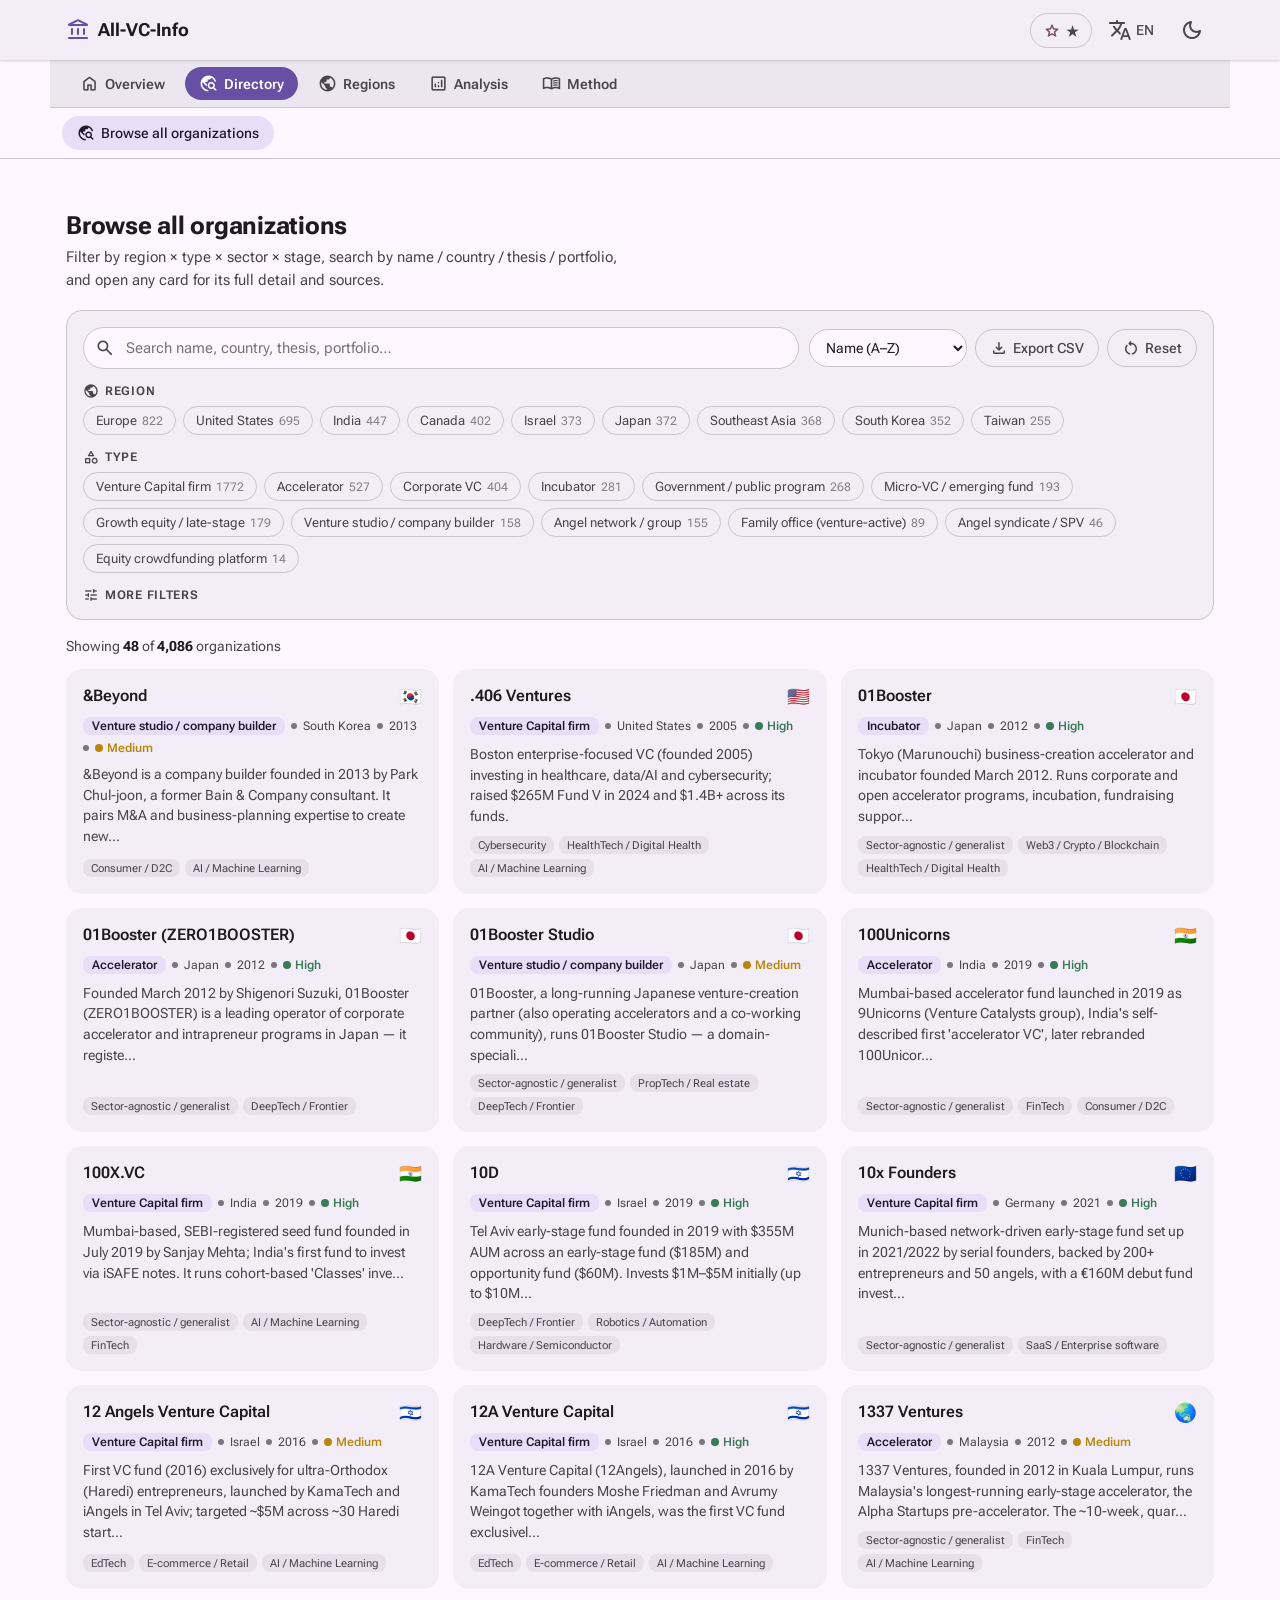
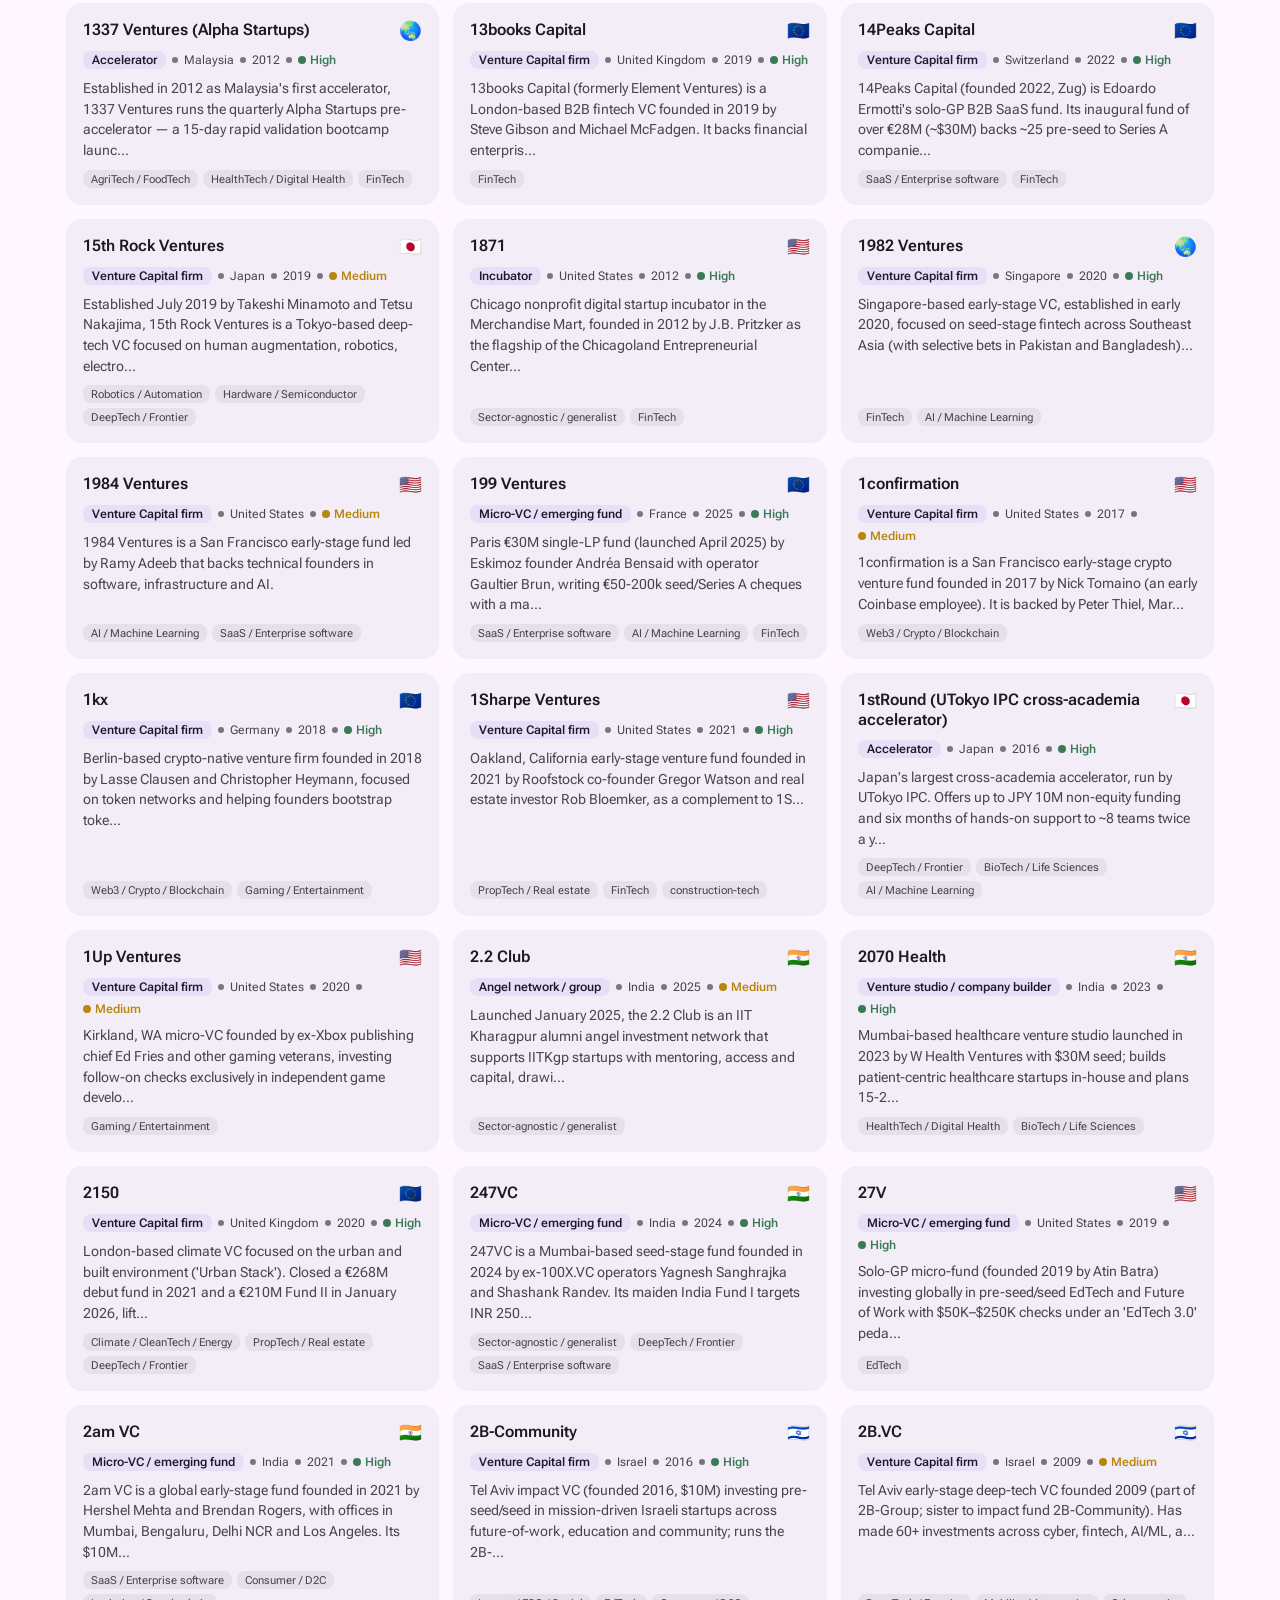
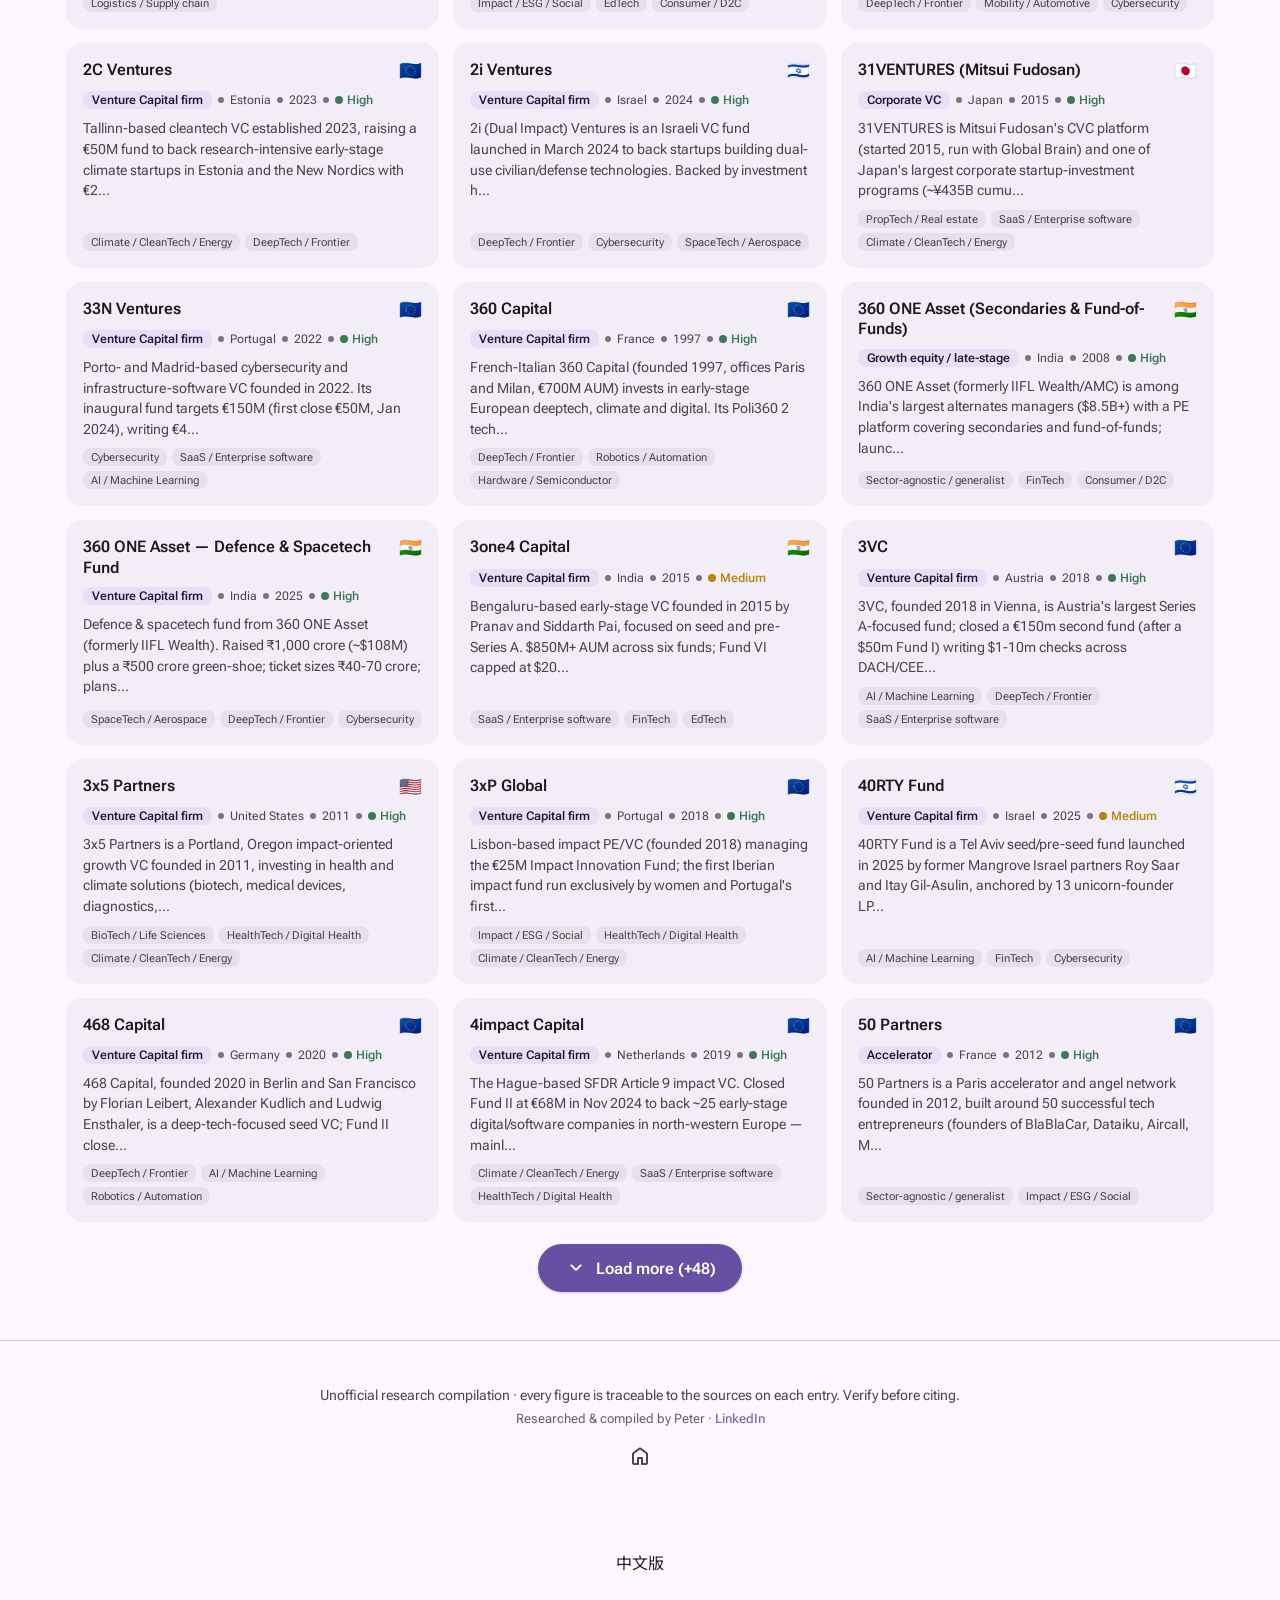
<file: docs/en/directory.html>
<!DOCTYPE html>
<html lang="en" data-theme="light">
<head>
  <!-- ==== Google Analytics 4 (Measurement ID: G-Z68YW1EG95) ==== -->
  <script async src="https://www.googletagmanager.com/gtag/js?id=G-Z68YW1EG95"></script>
  <script>
    window.dataLayer = window.dataLayer || [];
    function gtag(){ dataLayer.push(arguments); }
    gtag('js', new Date());
    gtag('config', 'G-Z68YW1EG95');
  </script>

  <meta charset="UTF-8" />
  <meta name="viewport" content="width=device-width, initial-scale=1.0, viewport-fit=cover" />
  <title>Full directory · All-VC-Info</title>
<meta property="og:url" content="https://all-vc-info.peteraim.com/en/directory.html" />
  <link rel="canonical" href="https://all-vc-info.peteraim.com/en/directory.html" />
  <link rel="alternate" hreflang="zh-Hant" href="https://all-vc-info.peteraim.com/directory.html" />
  <link rel="alternate" hreflang="en" href="https://all-vc-info.peteraim.com/en/directory.html" />
  <link rel="alternate" hreflang="x-default" href="https://all-vc-info.peteraim.com/directory.html" />
  <meta name="theme-color" content="#6750A4" />
  <link rel="icon" href="data:image/svg+xml,%3Csvg xmlns='http://www.w3.org/2000/svg' viewBox='0 0 100 100'%3E%3Ctext y='.9em' font-size='88'%3E%F0%9F%8F%A6%3C/text%3E%3C/svg%3E" />
  <link rel="preconnect" href="https://fonts.googleapis.com" />
  <link rel="preconnect" href="https://fonts.gstatic.com" crossorigin />
  <link href="https://fonts.googleapis.com/css2?family=Roboto+Flex:opsz,wght@8..144,400..700&family=Noto+Sans+TC:wght@400;500;700;900&display=swap" rel="stylesheet" />
  <link href="https://fonts.googleapis.com/css2?family=Material+Symbols+Rounded:opsz,wght,FILL,GRAD@24,400,0,0&display=swap" rel="stylesheet" />
  <link rel="stylesheet" href="../assets/styles.css" />
  <meta property="og:image" content="https://all-vc-info.peteraim.com/og-image.png">
  <meta property="og:image:width" content="1200">
  <meta property="og:image:height" content="630">
  <meta name="twitter:image" content="https://all-vc-info.peteraim.com/og-image.png">
  <meta name="twitter:card" content="summary_large_image">
</head>
<body>
  <header class="appbar"><div class="appbar__inner">
    <a class="brand" href="index.html"><span class="material-symbols-rounded brand__logo">account_balance</span><span class="brand__name" id="brandName">All-VC-Info</span></a>
    <div class="appbar__actions">
      <a class="gh-star" id="ghStar" href="https://github.com/tingwei161803/all-vc-info" data-repo="tingwei161803/all-vc-info" target="_blank" rel="noopener" aria-label="GitHub"><span class="material-symbols-rounded">star</span><span class="gh-star__count" id="ghStarCount">★</span></a>
      <a class="icon-btn" id="langToggle" href="/directory.html" hreflang="zh-Hant" lang="zh-Hant" rel="alternate" aria-label="切換到中文版"><span class="material-symbols-rounded">translate</span><span class="icon-btn__txt" id="langLabel">EN</span></a>
      <button class="icon-btn" id="themeToggle" type="button" aria-label="Toggle theme / 切換主題"><span class="material-symbols-rounded" id="themeIcon">dark_mode</span></button>
    </div>
  </div></header>
  <nav class="siterail" id="siteRail" aria-label="Site navigation"></nav>
  <nav class="sectionnav" id="sectionNav" aria-label="Section navigation"><div class="sectionnav__inner" id="sectionNavInner"></div></nav>
  <span id="top"></span>
  <main id="sections" aria-live="polite">
<section class="section section--directory" id="directory"><header class="section-head"><h2 id="directory-h">Browse all organizations</h2><p class="section-head__sub">Filter by region × type × sector × stage, search by name / country / thesis / portfolio, and open any card for its full detail and sources.</p></header><div class="filters"><div class="search-row"><label class="search-box"><span class="material-symbols-rounded">search</span><input type="search" id="dirSearch" autocomplete="off" value="" placeholder="Search name, country, thesis, portfolio…" aria-label="Search name, country, thesis, portfolio…"></label><div class="toolbar"><select id="dirSort" aria-label="Sort"><option value="name" selected="">Name (A–Z)</option><option value="region">Region</option><option value="new">Founded (newest)</option><option value="old">Founded (oldest)</option><option value="conf">Confidence</option></select><button class="btn-ghost" id="dirCsv" type="button"><span class="material-symbols-rounded">download</span>Export CSV</button><button class="btn-ghost" id="dirReset" type="button"><span class="material-symbols-rounded">restart_alt</span>Reset</button></div></div><div class="facet"><span class="facet__label"><span class="material-symbols-rounded" style="font-size:16px">public</span>Region</span><div class="chips" data-chips="region"><button class="chip" type="button" aria-pressed="false" data-facet="region" data-val="europe">Europe<span class="chip__count">822</span></button><button class="chip" type="button" aria-pressed="false" data-facet="region" data-val="united-states">United States<span class="chip__count">695</span></button><button class="chip" type="button" aria-pressed="false" data-facet="region" data-val="india">India<span class="chip__count">447</span></button><button class="chip" type="button" aria-pressed="false" data-facet="region" data-val="canada">Canada<span class="chip__count">402</span></button><button class="chip" type="button" aria-pressed="false" data-facet="region" data-val="israel">Israel<span class="chip__count">373</span></button><button class="chip" type="button" aria-pressed="false" data-facet="region" data-val="japan">Japan<span class="chip__count">372</span></button><button class="chip" type="button" aria-pressed="false" data-facet="region" data-val="southeast-asia">Southeast Asia<span class="chip__count">368</span></button><button class="chip" type="button" aria-pressed="false" data-facet="region" data-val="south-korea">South Korea<span class="chip__count">352</span></button><button class="chip" type="button" aria-pressed="false" data-facet="region" data-val="taiwan">Taiwan<span class="chip__count">255</span></button></div></div><div class="facet"><span class="facet__label"><span class="material-symbols-rounded" style="font-size:16px">category</span>Type</span><div class="chips" data-chips="type"><button class="chip" type="button" aria-pressed="false" data-facet="type" data-val="vc">Venture Capital firm<span class="chip__count">1772</span></button><button class="chip" type="button" aria-pressed="false" data-facet="type" data-val="accelerator">Accelerator<span class="chip__count">527</span></button><button class="chip" type="button" aria-pressed="false" data-facet="type" data-val="cvc">Corporate VC<span class="chip__count">404</span></button><button class="chip" type="button" aria-pressed="false" data-facet="type" data-val="incubator">Incubator<span class="chip__count">281</span></button><button class="chip" type="button" aria-pressed="false" data-facet="type" data-val="government-program">Government / public program<span class="chip__count">268</span></button><button class="chip" type="button" aria-pressed="false" data-facet="type" data-val="micro-vc">Micro-VC / emerging fund<span class="chip__count">193</span></button><button class="chip" type="button" aria-pressed="false" data-facet="type" data-val="growth-equity">Growth equity / late-stage<span class="chip__count">179</span></button><button class="chip" type="button" aria-pressed="false" data-facet="type" data-val="venture-studio">Venture studio / company builder<span class="chip__count">158</span></button><button class="chip" type="button" aria-pressed="false" data-facet="type" data-val="angel-network">Angel network / group<span class="chip__count">155</span></button><button class="chip" type="button" aria-pressed="false" data-facet="type" data-val="family-office">Family office (venture-active)<span class="chip__count">89</span></button><button class="chip" type="button" aria-pressed="false" data-facet="type" data-val="angel-syndicate">Angel syndicate / SPV<span class="chip__count">46</span></button><button class="chip" type="button" aria-pressed="false" data-facet="type" data-val="crowdfunding">Equity crowdfunding platform<span class="chip__count">14</span></button></div></div><details class="facet"><summary class="facet__label" style="cursor:pointer"><span class="material-symbols-rounded" style="font-size:16px">tune</span>More filters</summary><div style="margin-top:12px;display:flex;flex-direction:column;gap:12px"><div><span class="facet__label" style="margin-bottom:6px">Sector</span><div class="chips" data-chips="sector"><button class="chip" type="button" aria-pressed="false" data-facet="sector" data-val="ai-ml">AI / Machine Learning<span class="chip__count">1250</span></button><button class="chip" type="button" aria-pressed="false" data-facet="sector" data-val="saas-enterprise">SaaS / Enterprise software<span class="chip__count">1225</span></button><button class="chip" type="button" aria-pressed="false" data-facet="sector" data-val="deeptech">DeepTech / Frontier<span class="chip__count">1224</span></button><button class="chip" type="button" aria-pressed="false" data-facet="sector" data-val="generalist">Sector-agnostic / generalist<span class="chip__count">998</span></button><button class="chip" type="button" aria-pressed="false" data-facet="sector" data-val="healthtech">HealthTech / Digital Health<span class="chip__count">967</span></button><button class="chip" type="button" aria-pressed="false" data-facet="sector" data-val="fintech">FinTech<span class="chip__count">875</span></button><button class="chip" type="button" aria-pressed="false" data-facet="sector" data-val="climate-energy">Climate / CleanTech / Energy<span class="chip__count">827</span></button><button class="chip" type="button" aria-pressed="false" data-facet="sector" data-val="consumer">Consumer / D2C<span class="chip__count">685</span></button><button class="chip" type="button" aria-pressed="false" data-facet="sector" data-val="biotech">BioTech / Life Sciences<span class="chip__count">613</span></button><button class="chip" type="button" aria-pressed="false" data-facet="sector" data-val="agritech">AgriTech / FoodTech<span class="chip__count">498</span></button><button class="chip" type="button" aria-pressed="false" data-facet="sector" data-val="hardware-semiconductor">Hardware / Semiconductor<span class="chip__count">473</span></button><button class="chip" type="button" aria-pressed="false" data-facet="sector" data-val="impact">Impact / ESG / Social<span class="chip__count">445</span></button><button class="chip" type="button" aria-pressed="false" data-facet="sector" data-val="cybersecurity">Cybersecurity<span class="chip__count">390</span></button><button class="chip" type="button" aria-pressed="false" data-facet="sector" data-val="robotics">Robotics / Automation<span class="chip__count">388</span></button><button class="chip" type="button" aria-pressed="false" data-facet="sector" data-val="ecommerce">E-commerce / Retail<span class="chip__count">279</span></button><button class="chip" type="button" aria-pressed="false" data-facet="sector" data-val="spacetech">SpaceTech / Aerospace<span class="chip__count">247</span></button><button class="chip" type="button" aria-pressed="false" data-facet="sector" data-val="gaming">Gaming / Entertainment<span class="chip__count">227</span></button><button class="chip" type="button" aria-pressed="false" data-facet="sector" data-val="edtech">EdTech<span class="chip__count">226</span></button><button class="chip" type="button" aria-pressed="false" data-facet="sector" data-val="mobility">Mobility / Automotive<span class="chip__count">221</span></button><button class="chip" type="button" aria-pressed="false" data-facet="sector" data-val="web3-crypto">Web3 / Crypto / Blockchain<span class="chip__count">205</span></button><button class="chip" type="button" aria-pressed="false" data-facet="sector" data-val="proptech">PropTech / Real estate<span class="chip__count">191</span></button><button class="chip" type="button" aria-pressed="false" data-facet="sector" data-val="logistics">Logistics / Supply chain<span class="chip__count">160</span></button><button class="chip" type="button" aria-pressed="false" data-facet="sector" data-val="foodtech">foodtech<span class="chip__count">16</span></button><button class="chip" type="button" aria-pressed="false" data-facet="sector" data-val="construction-tech">construction-tech<span class="chip__count">3</span></button><button class="chip" type="button" aria-pressed="false" data-facet="sector" data-val="medtech">medtech<span class="chip__count">3</span></button><button class="chip" type="button" aria-pressed="false" data-facet="sector" data-val="semiconductor">semiconductor<span class="chip__count">1</span></button></div></div><div><span class="facet__label" style="margin-bottom:6px">Stage</span><div class="chips" data-chips="stage"><button class="chip" type="button" aria-pressed="false" data-facet="stage" data-val="seed">Seed<span class="chip__count">3348</span></button><button class="chip" type="button" aria-pressed="false" data-facet="stage" data-val="series-a">Series A<span class="chip__count">2357</span></button><button class="chip" type="button" aria-pressed="false" data-facet="stage" data-val="pre-seed">Pre-seed<span class="chip__count">1860</span></button><button class="chip" type="button" aria-pressed="false" data-facet="stage" data-val="series-b">Series B<span class="chip__count">1060</span></button><button class="chip" type="button" aria-pressed="false" data-facet="stage" data-val="growth">Growth / late-stage<span class="chip__count">910</span></button><button class="chip" type="button" aria-pressed="false" data-facet="stage" data-val="series-c-plus">Series C and later<span class="chip__count">358</span></button><button class="chip" type="button" aria-pressed="false" data-facet="stage" data-val="all">Multi-stage / all stages<span class="chip__count">200</span></button></div></div><div><span class="facet__label" style="margin-bottom:6px">Confidence</span><div class="chips" data-chips="conf"></div></div></div></details></div><div class="result-bar"><span class="result-count" id="dirCount">Showing <b>48</b> of <b>4,086</b> organizations</span></div><div class="dir-grid" id="dirGrid"><article class="ecard card" tabindex="0" role="button" data-item="" data-slug="kr-and-beyond" aria-label="&amp;Beyond"><div class="ecard__top"><h3 class="ecard__name">&amp;Beyond</h3><span class="ecard__flag" aria-hidden="true">🇰🇷</span></div><div class="ecard__meta"><span class="type-badge">Venture studio / company builder</span><span class="dot"></span><span>South Korea</span><span class="dot"></span><span>2013</span><span class="dot"></span><span class="conf conf--medium">Medium</span></div><p class="ecard__tagline">&amp;Beyond is a company builder founded in 2013 by Park Chul-joon, a former Bain &amp; Company consultant. It pairs M&amp;A and business-planning expertise to create new…</p><div class="ecard__tags"><span class="tag">Consumer / D2C</span><span class="tag">AI / Machine Learning</span></div></article><article class="ecard card" tabindex="0" role="button" data-item="" data-slug="us-406-ventures" aria-label=".406 Ventures"><div class="ecard__top"><h3 class="ecard__name">.406 Ventures</h3><span class="ecard__flag" aria-hidden="true">🇺🇸</span></div><div class="ecard__meta"><span class="type-badge">Venture Capital firm</span><span class="dot"></span><span>United States</span><span class="dot"></span><span>2005</span><span class="dot"></span><span class="conf conf--high">High</span></div><p class="ecard__tagline">Boston enterprise-focused VC (founded 2005) investing in healthcare, data/AI and cybersecurity; raised $265M Fund V in 2024 and $1.4B+ across its funds.</p><div class="ecard__tags"><span class="tag">Cybersecurity</span><span class="tag">HealthTech / Digital Health</span><span class="tag">AI / Machine Learning</span></div></article><article class="ecard card" tabindex="0" role="button" data-item="" data-slug="jp-01booster" aria-label="01Booster"><div class="ecard__top"><h3 class="ecard__name">01Booster</h3><span class="ecard__flag" aria-hidden="true">🇯🇵</span></div><div class="ecard__meta"><span class="type-badge">Incubator</span><span class="dot"></span><span>Japan</span><span class="dot"></span><span>2012</span><span class="dot"></span><span class="conf conf--high">High</span></div><p class="ecard__tagline">Tokyo (Marunouchi) business-creation accelerator and incubator founded March 2012. Runs corporate and open accelerator programs, incubation, fundraising suppor…</p><div class="ecard__tags"><span class="tag">Sector-agnostic / generalist</span><span class="tag">Web3 / Crypto / Blockchain</span><span class="tag">HealthTech / Digital Health</span></div></article><article class="ecard card" tabindex="0" role="button" data-item="" data-slug="jp-01booster" aria-label="01Booster (ZERO1BOOSTER)"><div class="ecard__top"><h3 class="ecard__name">01Booster (ZERO1BOOSTER)</h3><span class="ecard__flag" aria-hidden="true">🇯🇵</span></div><div class="ecard__meta"><span class="type-badge">Accelerator</span><span class="dot"></span><span>Japan</span><span class="dot"></span><span>2012</span><span class="dot"></span><span class="conf conf--high">High</span></div><p class="ecard__tagline">Founded March 2012 by Shigenori Suzuki, 01Booster (ZERO1BOOSTER) is a leading operator of corporate accelerator and intrapreneur programs in Japan — it registe…</p><div class="ecard__tags"><span class="tag">Sector-agnostic / generalist</span><span class="tag">DeepTech / Frontier</span></div></article><article class="ecard card" tabindex="0" role="button" data-item="" data-slug="jp-01booster-studio" aria-label="01Booster Studio"><div class="ecard__top"><h3 class="ecard__name">01Booster Studio</h3><span class="ecard__flag" aria-hidden="true">🇯🇵</span></div><div class="ecard__meta"><span class="type-badge">Venture studio / company builder</span><span class="dot"></span><span>Japan</span><span class="dot"></span><span class="conf conf--medium">Medium</span></div><p class="ecard__tagline">01Booster, a long-running Japanese venture-creation partner (also operating accelerators and a co-working community), runs 01Booster Studio — a domain-speciali…</p><div class="ecard__tags"><span class="tag">Sector-agnostic / generalist</span><span class="tag">PropTech / Real estate</span><span class="tag">DeepTech / Frontier</span></div></article><article class="ecard card" tabindex="0" role="button" data-item="" data-slug="in-100unicorns" aria-label="100Unicorns"><div class="ecard__top"><h3 class="ecard__name">100Unicorns</h3><span class="ecard__flag" aria-hidden="true">🇮🇳</span></div><div class="ecard__meta"><span class="type-badge">Accelerator</span><span class="dot"></span><span>India</span><span class="dot"></span><span>2019</span><span class="dot"></span><span class="conf conf--high">High</span></div><p class="ecard__tagline">Mumbai-based accelerator fund launched in 2019 as 9Unicorns (Venture Catalysts group), India's self-described first 'accelerator VC', later rebranded 100Unicor…</p><div class="ecard__tags"><span class="tag">Sector-agnostic / generalist</span><span class="tag">FinTech</span><span class="tag">Consumer / D2C</span></div></article><article class="ecard card" tabindex="0" role="button" data-item="" data-slug="in-100x-vc" aria-label="100X.VC"><div class="ecard__top"><h3 class="ecard__name">100X.VC</h3><span class="ecard__flag" aria-hidden="true">🇮🇳</span></div><div class="ecard__meta"><span class="type-badge">Venture Capital firm</span><span class="dot"></span><span>India</span><span class="dot"></span><span>2019</span><span class="dot"></span><span class="conf conf--high">High</span></div><p class="ecard__tagline">Mumbai-based, SEBI-registered seed fund founded in July 2019 by Sanjay Mehta; India's first fund to invest via iSAFE notes. It runs cohort-based 'Classes' inve…</p><div class="ecard__tags"><span class="tag">Sector-agnostic / generalist</span><span class="tag">AI / Machine Learning</span><span class="tag">FinTech</span></div></article><article class="ecard card" tabindex="0" role="button" data-item="" data-slug="il-10d" aria-label="10D"><div class="ecard__top"><h3 class="ecard__name">10D</h3><span class="ecard__flag" aria-hidden="true">🇮🇱</span></div><div class="ecard__meta"><span class="type-badge">Venture Capital firm</span><span class="dot"></span><span>Israel</span><span class="dot"></span><span>2019</span><span class="dot"></span><span class="conf conf--high">High</span></div><p class="ecard__tagline">Tel Aviv early-stage fund founded in 2019 with $355M AUM across an early-stage fund ($185M) and opportunity fund ($60M). Invests $1M–$5M initially (up to $10M…</p><div class="ecard__tags"><span class="tag">DeepTech / Frontier</span><span class="tag">Robotics / Automation</span><span class="tag">Hardware / Semiconductor</span></div></article><article class="ecard card" tabindex="0" role="button" data-item="" data-slug="eu-10x-founders" aria-label="10x Founders"><div class="ecard__top"><h3 class="ecard__name">10x Founders</h3><span class="ecard__flag" aria-hidden="true">🇪🇺</span></div><div class="ecard__meta"><span class="type-badge">Venture Capital firm</span><span class="dot"></span><span>Germany</span><span class="dot"></span><span>2021</span><span class="dot"></span><span class="conf conf--high">High</span></div><p class="ecard__tagline">Munich-based network-driven early-stage fund set up in 2021/2022 by serial founders, backed by 200+ entrepreneurs and 50 angels, with a €160M debut fund invest…</p><div class="ecard__tags"><span class="tag">Sector-agnostic / generalist</span><span class="tag">SaaS / Enterprise software</span></div></article><article class="ecard card" tabindex="0" role="button" data-item="" data-slug="il-12-angels-vc" aria-label="12 Angels Venture Capital"><div class="ecard__top"><h3 class="ecard__name">12 Angels Venture Capital</h3><span class="ecard__flag" aria-hidden="true">🇮🇱</span></div><div class="ecard__meta"><span class="type-badge">Venture Capital firm</span><span class="dot"></span><span>Israel</span><span class="dot"></span><span>2016</span><span class="dot"></span><span class="conf conf--medium">Medium</span></div><p class="ecard__tagline">First VC fund (2016) exclusively for ultra-Orthodox (Haredi) entrepreneurs, launched by KamaTech and iAngels in Tel Aviv; targeted ~$5M across ~30 Haredi start…</p><div class="ecard__tags"><span class="tag">EdTech</span><span class="tag">E-commerce / Retail</span><span class="tag">AI / Machine Learning</span></div></article><article class="ecard card" tabindex="0" role="button" data-item="" data-slug="il-12a-venture-capital" aria-label="12A Venture Capital"><div class="ecard__top"><h3 class="ecard__name">12A Venture Capital</h3><span class="ecard__flag" aria-hidden="true">🇮🇱</span></div><div class="ecard__meta"><span class="type-badge">Venture Capital firm</span><span class="dot"></span><span>Israel</span><span class="dot"></span><span>2016</span><span class="dot"></span><span class="conf conf--high">High</span></div><p class="ecard__tagline">12A Venture Capital (12Angels), launched in 2016 by KamaTech founders Moshe Friedman and Avrumy Weingot together with iAngels, was the first VC fund exclusivel…</p><div class="ecard__tags"><span class="tag">EdTech</span><span class="tag">E-commerce / Retail</span><span class="tag">AI / Machine Learning</span></div></article><article class="ecard card" tabindex="0" role="button" data-item="" data-slug="sea-1337-ventures" aria-label="1337 Ventures"><div class="ecard__top"><h3 class="ecard__name">1337 Ventures</h3><span class="ecard__flag" aria-hidden="true">🌏</span></div><div class="ecard__meta"><span class="type-badge">Accelerator</span><span class="dot"></span><span>Malaysia</span><span class="dot"></span><span>2012</span><span class="dot"></span><span class="conf conf--medium">Medium</span></div><p class="ecard__tagline">1337 Ventures, founded in 2012 in Kuala Lumpur, runs Malaysia's longest-running early-stage accelerator, the Alpha Startups pre-accelerator. The ~10-week, quar…</p><div class="ecard__tags"><span class="tag">Sector-agnostic / generalist</span><span class="tag">FinTech</span><span class="tag">AI / Machine Learning</span></div></article><article class="ecard card" tabindex="0" role="button" data-item="" data-slug="sea-1337-ventures-alpha-startups" aria-label="1337 Ventures (Alpha Startups)"><div class="ecard__top"><h3 class="ecard__name">1337 Ventures (Alpha Startups)</h3><span class="ecard__flag" aria-hidden="true">🌏</span></div><div class="ecard__meta"><span class="type-badge">Accelerator</span><span class="dot"></span><span>Malaysia</span><span class="dot"></span><span>2012</span><span class="dot"></span><span class="conf conf--high">High</span></div><p class="ecard__tagline">Established in 2012 as Malaysia's first accelerator, 1337 Ventures runs the quarterly Alpha Startups pre-accelerator — a 15-day rapid validation bootcamp launc…</p><div class="ecard__tags"><span class="tag">AgriTech / FoodTech</span><span class="tag">HealthTech / Digital Health</span><span class="tag">FinTech</span></div></article><article class="ecard card" tabindex="0" role="button" data-item="" data-slug="eu-13books-capital" aria-label="13books Capital"><div class="ecard__top"><h3 class="ecard__name">13books Capital</h3><span class="ecard__flag" aria-hidden="true">🇪🇺</span></div><div class="ecard__meta"><span class="type-badge">Venture Capital firm</span><span class="dot"></span><span>United Kingdom</span><span class="dot"></span><span>2019</span><span class="dot"></span><span class="conf conf--high">High</span></div><p class="ecard__tagline">13books Capital (formerly Element Ventures) is a London-based B2B fintech VC founded in 2019 by Steve Gibson and Michael McFadgen. It backs financial enterpris…</p><div class="ecard__tags"><span class="tag">FinTech</span></div></article><article class="ecard card" tabindex="0" role="button" data-item="" data-slug="eu-14peaks-capital" aria-label="14Peaks Capital"><div class="ecard__top"><h3 class="ecard__name">14Peaks Capital</h3><span class="ecard__flag" aria-hidden="true">🇪🇺</span></div><div class="ecard__meta"><span class="type-badge">Venture Capital firm</span><span class="dot"></span><span>Switzerland</span><span class="dot"></span><span>2022</span><span class="dot"></span><span class="conf conf--high">High</span></div><p class="ecard__tagline">14Peaks Capital (founded 2022, Zug) is Edoardo Ermotti's solo-GP B2B SaaS fund. Its inaugural fund of over €28M (~$30M) backs ~25 pre-seed to Series A companie…</p><div class="ecard__tags"><span class="tag">SaaS / Enterprise software</span><span class="tag">FinTech</span></div></article><article class="ecard card" tabindex="0" role="button" data-item="" data-slug="jp-15th-rock-ventures" aria-label="15th Rock Ventures"><div class="ecard__top"><h3 class="ecard__name">15th Rock Ventures</h3><span class="ecard__flag" aria-hidden="true">🇯🇵</span></div><div class="ecard__meta"><span class="type-badge">Venture Capital firm</span><span class="dot"></span><span>Japan</span><span class="dot"></span><span>2019</span><span class="dot"></span><span class="conf conf--medium">Medium</span></div><p class="ecard__tagline">Established July 2019 by Takeshi Minamoto and Tetsu Nakajima, 15th Rock Ventures is a Tokyo-based deep-tech VC focused on human augmentation, robotics, electro…</p><div class="ecard__tags"><span class="tag">Robotics / Automation</span><span class="tag">Hardware / Semiconductor</span><span class="tag">DeepTech / Frontier</span></div></article><article class="ecard card" tabindex="0" role="button" data-item="" data-slug="us-1871" aria-label="1871"><div class="ecard__top"><h3 class="ecard__name">1871</h3><span class="ecard__flag" aria-hidden="true">🇺🇸</span></div><div class="ecard__meta"><span class="type-badge">Incubator</span><span class="dot"></span><span>United States</span><span class="dot"></span><span>2012</span><span class="dot"></span><span class="conf conf--high">High</span></div><p class="ecard__tagline">Chicago nonprofit digital startup incubator in the Merchandise Mart, founded in 2012 by J.B. Pritzker as the flagship of the Chicagoland Entrepreneurial Center…</p><div class="ecard__tags"><span class="tag">Sector-agnostic / generalist</span><span class="tag">FinTech</span></div></article><article class="ecard card" tabindex="0" role="button" data-item="" data-slug="sea-1982-ventures" aria-label="1982 Ventures"><div class="ecard__top"><h3 class="ecard__name">1982 Ventures</h3><span class="ecard__flag" aria-hidden="true">🌏</span></div><div class="ecard__meta"><span class="type-badge">Venture Capital firm</span><span class="dot"></span><span>Singapore</span><span class="dot"></span><span>2020</span><span class="dot"></span><span class="conf conf--high">High</span></div><p class="ecard__tagline">Singapore-based early-stage VC, established in early 2020, focused on seed-stage fintech across Southeast Asia (with selective bets in Pakistan and Bangladesh)…</p><div class="ecard__tags"><span class="tag">FinTech</span><span class="tag">AI / Machine Learning</span></div></article><article class="ecard card" tabindex="0" role="button" data-item="" data-slug="us-1984-ventures" aria-label="1984 Ventures"><div class="ecard__top"><h3 class="ecard__name">1984 Ventures</h3><span class="ecard__flag" aria-hidden="true">🇺🇸</span></div><div class="ecard__meta"><span class="type-badge">Venture Capital firm</span><span class="dot"></span><span>United States</span><span class="dot"></span><span class="conf conf--medium">Medium</span></div><p class="ecard__tagline">1984 Ventures is a San Francisco early-stage fund led by Ramy Adeeb that backs technical founders in software, infrastructure and AI.</p><div class="ecard__tags"><span class="tag">AI / Machine Learning</span><span class="tag">SaaS / Enterprise software</span></div></article><article class="ecard card" tabindex="0" role="button" data-item="" data-slug="eu-199-ventures" aria-label="199 Ventures"><div class="ecard__top"><h3 class="ecard__name">199 Ventures</h3><span class="ecard__flag" aria-hidden="true">🇪🇺</span></div><div class="ecard__meta"><span class="type-badge">Micro-VC / emerging fund</span><span class="dot"></span><span>France</span><span class="dot"></span><span>2025</span><span class="dot"></span><span class="conf conf--high">High</span></div><p class="ecard__tagline">Paris €30M single-LP fund (launched April 2025) by Eskimoz founder Andréa Bensaid with operator Gaultier Brun, writing €50-200k seed/Series A cheques with a ma…</p><div class="ecard__tags"><span class="tag">SaaS / Enterprise software</span><span class="tag">AI / Machine Learning</span><span class="tag">FinTech</span></div></article><article class="ecard card" tabindex="0" role="button" data-item="" data-slug="us-1confirmation" aria-label="1confirmation"><div class="ecard__top"><h3 class="ecard__name">1confirmation</h3><span class="ecard__flag" aria-hidden="true">🇺🇸</span></div><div class="ecard__meta"><span class="type-badge">Venture Capital firm</span><span class="dot"></span><span>United States</span><span class="dot"></span><span>2017</span><span class="dot"></span><span class="conf conf--medium">Medium</span></div><p class="ecard__tagline">1confirmation is a San Francisco early-stage crypto venture fund founded in 2017 by Nick Tomaino (an early Coinbase employee). It is backed by Peter Thiel, Mar…</p><div class="ecard__tags"><span class="tag">Web3 / Crypto / Blockchain</span></div></article><article class="ecard card" tabindex="0" role="button" data-item="" data-slug="eu-1kx" aria-label="1kx"><div class="ecard__top"><h3 class="ecard__name">1kx</h3><span class="ecard__flag" aria-hidden="true">🇪🇺</span></div><div class="ecard__meta"><span class="type-badge">Venture Capital firm</span><span class="dot"></span><span>Germany</span><span class="dot"></span><span>2018</span><span class="dot"></span><span class="conf conf--high">High</span></div><p class="ecard__tagline">Berlin-based crypto-native venture firm founded in 2018 by Lasse Clausen and Christopher Heymann, focused on token networks and helping founders bootstrap toke…</p><div class="ecard__tags"><span class="tag">Web3 / Crypto / Blockchain</span><span class="tag">Gaming / Entertainment</span></div></article><article class="ecard card" tabindex="0" role="button" data-item="" data-slug="us-1sharpe-ventures" aria-label="1Sharpe Ventures"><div class="ecard__top"><h3 class="ecard__name">1Sharpe Ventures</h3><span class="ecard__flag" aria-hidden="true">🇺🇸</span></div><div class="ecard__meta"><span class="type-badge">Venture Capital firm</span><span class="dot"></span><span>United States</span><span class="dot"></span><span>2021</span><span class="dot"></span><span class="conf conf--high">High</span></div><p class="ecard__tagline">Oakland, California early-stage venture fund founded in 2021 by Roofstock co-founder Gregor Watson and real estate investor Rob Bloemker, as a complement to 1S…</p><div class="ecard__tags"><span class="tag">PropTech / Real estate</span><span class="tag">FinTech</span><span class="tag">construction-tech</span></div></article><article class="ecard card" tabindex="0" role="button" data-item="" data-slug="jp-1stround" aria-label="1stRound (UTokyo IPC cross-academia accelerator)"><div class="ecard__top"><h3 class="ecard__name">1stRound (UTokyo IPC cross-academia accelerator)</h3><span class="ecard__flag" aria-hidden="true">🇯🇵</span></div><div class="ecard__meta"><span class="type-badge">Accelerator</span><span class="dot"></span><span>Japan</span><span class="dot"></span><span>2016</span><span class="dot"></span><span class="conf conf--high">High</span></div><p class="ecard__tagline">Japan's largest cross-academia accelerator, run by UTokyo IPC. Offers up to JPY 10M non-equity funding and six months of hands-on support to ~8 teams twice a y…</p><div class="ecard__tags"><span class="tag">DeepTech / Frontier</span><span class="tag">BioTech / Life Sciences</span><span class="tag">AI / Machine Learning</span></div></article><article class="ecard card" tabindex="0" role="button" data-item="" data-slug="us-1up-ventures" aria-label="1Up Ventures"><div class="ecard__top"><h3 class="ecard__name">1Up Ventures</h3><span class="ecard__flag" aria-hidden="true">🇺🇸</span></div><div class="ecard__meta"><span class="type-badge">Venture Capital firm</span><span class="dot"></span><span>United States</span><span class="dot"></span><span>2020</span><span class="dot"></span><span class="conf conf--medium">Medium</span></div><p class="ecard__tagline">Kirkland, WA micro-VC founded by ex-Xbox publishing chief Ed Fries and other gaming veterans, investing follow-on checks exclusively in independent game develo…</p><div class="ecard__tags"><span class="tag">Gaming / Entertainment</span></div></article><article class="ecard card" tabindex="0" role="button" data-item="" data-slug="in-2point2-club" aria-label="2.2 Club"><div class="ecard__top"><h3 class="ecard__name">2.2 Club</h3><span class="ecard__flag" aria-hidden="true">🇮🇳</span></div><div class="ecard__meta"><span class="type-badge">Angel network / group</span><span class="dot"></span><span>India</span><span class="dot"></span><span>2025</span><span class="dot"></span><span class="conf conf--medium">Medium</span></div><p class="ecard__tagline">Launched January 2025, the 2.2 Club is an IIT Kharagpur alumni angel investment network that supports IITKgp startups with mentoring, access and capital, drawi…</p><div class="ecard__tags"><span class="tag">Sector-agnostic / generalist</span></div></article><article class="ecard card" tabindex="0" role="button" data-item="" data-slug="in-2070-health" aria-label="2070 Health"><div class="ecard__top"><h3 class="ecard__name">2070 Health</h3><span class="ecard__flag" aria-hidden="true">🇮🇳</span></div><div class="ecard__meta"><span class="type-badge">Venture studio / company builder</span><span class="dot"></span><span>India</span><span class="dot"></span><span>2023</span><span class="dot"></span><span class="conf conf--high">High</span></div><p class="ecard__tagline">Mumbai-based healthcare venture studio launched in 2023 by W Health Ventures with $30M seed; builds patient-centric healthcare startups in-house and plans 15-2…</p><div class="ecard__tags"><span class="tag">HealthTech / Digital Health</span><span class="tag">BioTech / Life Sciences</span></div></article><article class="ecard card" tabindex="0" role="button" data-item="" data-slug="eu-2150" aria-label="2150"><div class="ecard__top"><h3 class="ecard__name">2150</h3><span class="ecard__flag" aria-hidden="true">🇪🇺</span></div><div class="ecard__meta"><span class="type-badge">Venture Capital firm</span><span class="dot"></span><span>United Kingdom</span><span class="dot"></span><span>2020</span><span class="dot"></span><span class="conf conf--high">High</span></div><p class="ecard__tagline">London-based climate VC focused on the urban and built environment ('Urban Stack'). Closed a €268M debut fund in 2021 and a €210M Fund II in January 2026, lift…</p><div class="ecard__tags"><span class="tag">Climate / CleanTech / Energy</span><span class="tag">PropTech / Real estate</span><span class="tag">DeepTech / Frontier</span></div></article><article class="ecard card" tabindex="0" role="button" data-item="" data-slug="in-247vc" aria-label="247VC"><div class="ecard__top"><h3 class="ecard__name">247VC</h3><span class="ecard__flag" aria-hidden="true">🇮🇳</span></div><div class="ecard__meta"><span class="type-badge">Micro-VC / emerging fund</span><span class="dot"></span><span>India</span><span class="dot"></span><span>2024</span><span class="dot"></span><span class="conf conf--high">High</span></div><p class="ecard__tagline">247VC is a Mumbai-based seed-stage fund founded in 2024 by ex-100X.VC operators Yagnesh Sanghrajka and Shashank Randev. Its maiden India Fund I targets INR 250…</p><div class="ecard__tags"><span class="tag">Sector-agnostic / generalist</span><span class="tag">DeepTech / Frontier</span><span class="tag">SaaS / Enterprise software</span></div></article><article class="ecard card" tabindex="0" role="button" data-item="" data-slug="us-27v" aria-label="27V"><div class="ecard__top"><h3 class="ecard__name">27V</h3><span class="ecard__flag" aria-hidden="true">🇺🇸</span></div><div class="ecard__meta"><span class="type-badge">Micro-VC / emerging fund</span><span class="dot"></span><span>United States</span><span class="dot"></span><span>2019</span><span class="dot"></span><span class="conf conf--high">High</span></div><p class="ecard__tagline">Solo-GP micro-fund (founded 2019 by Atin Batra) investing globally in pre-seed/seed EdTech and Future of Work with $50K–$250K checks under an 'EdTech 3.0' peda…</p><div class="ecard__tags"><span class="tag">EdTech</span></div></article><article class="ecard card" tabindex="0" role="button" data-item="" data-slug="in-2am-vc" aria-label="2am VC"><div class="ecard__top"><h3 class="ecard__name">2am VC</h3><span class="ecard__flag" aria-hidden="true">🇮🇳</span></div><div class="ecard__meta"><span class="type-badge">Micro-VC / emerging fund</span><span class="dot"></span><span>India</span><span class="dot"></span><span>2021</span><span class="dot"></span><span class="conf conf--high">High</span></div><p class="ecard__tagline">2am VC is a global early-stage fund founded in 2021 by Hershel Mehta and Brendan Rogers, with offices in Mumbai, Bengaluru, Delhi NCR and Los Angeles. Its $10M…</p><div class="ecard__tags"><span class="tag">SaaS / Enterprise software</span><span class="tag">Consumer / D2C</span><span class="tag">Logistics / Supply chain</span></div></article><article class="ecard card" tabindex="0" role="button" data-item="" data-slug="il-2b-community" aria-label="2B-Community"><div class="ecard__top"><h3 class="ecard__name">2B-Community</h3><span class="ecard__flag" aria-hidden="true">🇮🇱</span></div><div class="ecard__meta"><span class="type-badge">Venture Capital firm</span><span class="dot"></span><span>Israel</span><span class="dot"></span><span>2016</span><span class="dot"></span><span class="conf conf--high">High</span></div><p class="ecard__tagline">Tel Aviv impact VC (founded 2016, $10M) investing pre-seed/seed in mission-driven Israeli startups across future-of-work, education and community; runs the 2B-…</p><div class="ecard__tags"><span class="tag">Impact / ESG / Social</span><span class="tag">EdTech</span><span class="tag">Consumer / D2C</span></div></article><article class="ecard card" tabindex="0" role="button" data-item="" data-slug="il-2b-vc" aria-label="2B.VC"><div class="ecard__top"><h3 class="ecard__name">2B.VC</h3><span class="ecard__flag" aria-hidden="true">🇮🇱</span></div><div class="ecard__meta"><span class="type-badge">Venture Capital firm</span><span class="dot"></span><span>Israel</span><span class="dot"></span><span>2009</span><span class="dot"></span><span class="conf conf--medium">Medium</span></div><p class="ecard__tagline">Tel Aviv early-stage deep-tech VC founded 2009 (part of 2B-Group; sister to impact fund 2B-Community). Has made 60+ investments across cyber, fintech, AI/ML, a…</p><div class="ecard__tags"><span class="tag">DeepTech / Frontier</span><span class="tag">Mobility / Automotive</span><span class="tag">Cybersecurity</span></div></article><article class="ecard card" tabindex="0" role="button" data-item="" data-slug="eu-2c-ventures" aria-label="2C Ventures"><div class="ecard__top"><h3 class="ecard__name">2C Ventures</h3><span class="ecard__flag" aria-hidden="true">🇪🇺</span></div><div class="ecard__meta"><span class="type-badge">Venture Capital firm</span><span class="dot"></span><span>Estonia</span><span class="dot"></span><span>2023</span><span class="dot"></span><span class="conf conf--high">High</span></div><p class="ecard__tagline">Tallinn-based cleantech VC established 2023, raising a €50M fund to back research-intensive early-stage climate startups in Estonia and the New Nordics with €2…</p><div class="ecard__tags"><span class="tag">Climate / CleanTech / Energy</span><span class="tag">DeepTech / Frontier</span></div></article><article class="ecard card" tabindex="0" role="button" data-item="" data-slug="il-2i-ventures" aria-label="2i Ventures"><div class="ecard__top"><h3 class="ecard__name">2i Ventures</h3><span class="ecard__flag" aria-hidden="true">🇮🇱</span></div><div class="ecard__meta"><span class="type-badge">Venture Capital firm</span><span class="dot"></span><span>Israel</span><span class="dot"></span><span>2024</span><span class="dot"></span><span class="conf conf--high">High</span></div><p class="ecard__tagline">2i (Dual Impact) Ventures is an Israeli VC fund launched in March 2024 to back startups building dual-use civilian/defense technologies. Backed by investment h…</p><div class="ecard__tags"><span class="tag">DeepTech / Frontier</span><span class="tag">Cybersecurity</span><span class="tag">SpaceTech / Aerospace</span></div></article><article class="ecard card" tabindex="0" role="button" data-item="" data-slug="jp-31ventures-mitsui-fudosan" aria-label="31VENTURES (Mitsui Fudosan)"><div class="ecard__top"><h3 class="ecard__name">31VENTURES (Mitsui Fudosan)</h3><span class="ecard__flag" aria-hidden="true">🇯🇵</span></div><div class="ecard__meta"><span class="type-badge">Corporate VC</span><span class="dot"></span><span>Japan</span><span class="dot"></span><span>2015</span><span class="dot"></span><span class="conf conf--high">High</span></div><p class="ecard__tagline">31VENTURES is Mitsui Fudosan's CVC platform (started 2015, run with Global Brain) and one of Japan's largest corporate startup-investment programs (~¥435B cumu…</p><div class="ecard__tags"><span class="tag">PropTech / Real estate</span><span class="tag">SaaS / Enterprise software</span><span class="tag">Climate / CleanTech / Energy</span></div></article><article class="ecard card" tabindex="0" role="button" data-item="" data-slug="eu-33n-ventures" aria-label="33N Ventures"><div class="ecard__top"><h3 class="ecard__name">33N Ventures</h3><span class="ecard__flag" aria-hidden="true">🇪🇺</span></div><div class="ecard__meta"><span class="type-badge">Venture Capital firm</span><span class="dot"></span><span>Portugal</span><span class="dot"></span><span>2022</span><span class="dot"></span><span class="conf conf--high">High</span></div><p class="ecard__tagline">Porto- and Madrid-based cybersecurity and infrastructure-software VC founded in 2022. Its inaugural fund targets €150M (first close €50M, Jan 2024), writing €4…</p><div class="ecard__tags"><span class="tag">Cybersecurity</span><span class="tag">SaaS / Enterprise software</span><span class="tag">AI / Machine Learning</span></div></article><article class="ecard card" tabindex="0" role="button" data-item="" data-slug="eu-360-capital-poli360" aria-label="360 Capital"><div class="ecard__top"><h3 class="ecard__name">360 Capital</h3><span class="ecard__flag" aria-hidden="true">🇪🇺</span></div><div class="ecard__meta"><span class="type-badge">Venture Capital firm</span><span class="dot"></span><span>France</span><span class="dot"></span><span>1997</span><span class="dot"></span><span class="conf conf--high">High</span></div><p class="ecard__tagline">French-Italian 360 Capital (founded 1997, offices Paris and Milan, €700M AUM) invests in early-stage European deeptech, climate and digital. Its Poli360 2 tech…</p><div class="ecard__tags"><span class="tag">DeepTech / Frontier</span><span class="tag">Robotics / Automation</span><span class="tag">Hardware / Semiconductor</span></div></article><article class="ecard card" tabindex="0" role="button" data-item="" data-slug="in-360-one-asset-secondaries" aria-label="360 ONE Asset (Secondaries &amp; Fund-of-Funds)"><div class="ecard__top"><h3 class="ecard__name">360 ONE Asset (Secondaries &amp; Fund-of-Funds)</h3><span class="ecard__flag" aria-hidden="true">🇮🇳</span></div><div class="ecard__meta"><span class="type-badge">Growth equity / late-stage</span><span class="dot"></span><span>India</span><span class="dot"></span><span>2008</span><span class="dot"></span><span class="conf conf--high">High</span></div><p class="ecard__tagline">360 ONE Asset (formerly IIFL Wealth/AMC) is among India's largest alternates managers ($8.5B+) with a PE platform covering secondaries and fund-of-funds; launc…</p><div class="ecard__tags"><span class="tag">Sector-agnostic / generalist</span><span class="tag">FinTech</span><span class="tag">Consumer / D2C</span></div></article><article class="ecard card" tabindex="0" role="button" data-item="" data-slug="in-360-one-defence-spacetech-fund" aria-label="360 ONE Asset — Defence &amp; Spacetech Fund"><div class="ecard__top"><h3 class="ecard__name">360 ONE Asset — Defence &amp; Spacetech Fund</h3><span class="ecard__flag" aria-hidden="true">🇮🇳</span></div><div class="ecard__meta"><span class="type-badge">Venture Capital firm</span><span class="dot"></span><span>India</span><span class="dot"></span><span>2025</span><span class="dot"></span><span class="conf conf--high">High</span></div><p class="ecard__tagline">Defence &amp; spacetech fund from 360 ONE Asset (formerly IIFL Wealth). Raised ₹1,000 crore (~$108M) plus a ₹500 crore green-shoe; ticket sizes ₹40-70 crore; plans…</p><div class="ecard__tags"><span class="tag">SpaceTech / Aerospace</span><span class="tag">DeepTech / Frontier</span><span class="tag">Cybersecurity</span></div></article><article class="ecard card" tabindex="0" role="button" data-item="" data-slug="in-3one4-capital" aria-label="3one4 Capital"><div class="ecard__top"><h3 class="ecard__name">3one4 Capital</h3><span class="ecard__flag" aria-hidden="true">🇮🇳</span></div><div class="ecard__meta"><span class="type-badge">Venture Capital firm</span><span class="dot"></span><span>India</span><span class="dot"></span><span>2015</span><span class="dot"></span><span class="conf conf--medium">Medium</span></div><p class="ecard__tagline">Bengaluru-based early-stage VC founded in 2015 by Pranav and Siddarth Pai, focused on seed and pre-Series A. $850M+ AUM across six funds; Fund VI capped at $20…</p><div class="ecard__tags"><span class="tag">SaaS / Enterprise software</span><span class="tag">FinTech</span><span class="tag">EdTech</span></div></article><article class="ecard card" tabindex="0" role="button" data-item="" data-slug="eu-3vc" aria-label="3VC"><div class="ecard__top"><h3 class="ecard__name">3VC</h3><span class="ecard__flag" aria-hidden="true">🇪🇺</span></div><div class="ecard__meta"><span class="type-badge">Venture Capital firm</span><span class="dot"></span><span>Austria</span><span class="dot"></span><span>2018</span><span class="dot"></span><span class="conf conf--high">High</span></div><p class="ecard__tagline">3VC, founded 2018 in Vienna, is Austria's largest Series A-focused fund; closed a €150m second fund (after a $50m Fund I) writing $1-10m checks across DACH/CEE…</p><div class="ecard__tags"><span class="tag">AI / Machine Learning</span><span class="tag">DeepTech / Frontier</span><span class="tag">SaaS / Enterprise software</span></div></article><article class="ecard card" tabindex="0" role="button" data-item="" data-slug="us-3x5-partners" aria-label="3x5 Partners"><div class="ecard__top"><h3 class="ecard__name">3x5 Partners</h3><span class="ecard__flag" aria-hidden="true">🇺🇸</span></div><div class="ecard__meta"><span class="type-badge">Venture Capital firm</span><span class="dot"></span><span>United States</span><span class="dot"></span><span>2011</span><span class="dot"></span><span class="conf conf--high">High</span></div><p class="ecard__tagline">3x5 Partners is a Portland, Oregon impact-oriented growth VC founded in 2011, investing in health and climate solutions (biotech, medical devices, diagnostics,…</p><div class="ecard__tags"><span class="tag">BioTech / Life Sciences</span><span class="tag">HealthTech / Digital Health</span><span class="tag">Climate / CleanTech / Energy</span></div></article><article class="ecard card" tabindex="0" role="button" data-item="" data-slug="eu-3xp-global" aria-label="3xP Global"><div class="ecard__top"><h3 class="ecard__name">3xP Global</h3><span class="ecard__flag" aria-hidden="true">🇪🇺</span></div><div class="ecard__meta"><span class="type-badge">Venture Capital firm</span><span class="dot"></span><span>Portugal</span><span class="dot"></span><span>2018</span><span class="dot"></span><span class="conf conf--high">High</span></div><p class="ecard__tagline">Lisbon-based impact PE/VC (founded 2018) managing the €25M Impact Innovation Fund; the first Iberian impact fund run exclusively by women and Portugal's first…</p><div class="ecard__tags"><span class="tag">Impact / ESG / Social</span><span class="tag">HealthTech / Digital Health</span><span class="tag">Climate / CleanTech / Energy</span></div></article><article class="ecard card" tabindex="0" role="button" data-item="" data-slug="il-40rty-fund" aria-label="40RTY Fund"><div class="ecard__top"><h3 class="ecard__name">40RTY Fund</h3><span class="ecard__flag" aria-hidden="true">🇮🇱</span></div><div class="ecard__meta"><span class="type-badge">Venture Capital firm</span><span class="dot"></span><span>Israel</span><span class="dot"></span><span>2025</span><span class="dot"></span><span class="conf conf--medium">Medium</span></div><p class="ecard__tagline">40RTY Fund is a Tel Aviv seed/pre-seed fund launched in 2025 by former Mangrove Israel partners Roy Saar and Itay Gil-Asulin, anchored by 13 unicorn-founder LP…</p><div class="ecard__tags"><span class="tag">AI / Machine Learning</span><span class="tag">FinTech</span><span class="tag">Cybersecurity</span></div></article><article class="ecard card" tabindex="0" role="button" data-item="" data-slug="eu-468-capital" aria-label="468 Capital"><div class="ecard__top"><h3 class="ecard__name">468 Capital</h3><span class="ecard__flag" aria-hidden="true">🇪🇺</span></div><div class="ecard__meta"><span class="type-badge">Venture Capital firm</span><span class="dot"></span><span>Germany</span><span class="dot"></span><span>2020</span><span class="dot"></span><span class="conf conf--high">High</span></div><p class="ecard__tagline">468 Capital, founded 2020 in Berlin and San Francisco by Florian Leibert, Alexander Kudlich and Ludwig Ensthaler, is a deep-tech-focused seed VC; Fund II close…</p><div class="ecard__tags"><span class="tag">DeepTech / Frontier</span><span class="tag">AI / Machine Learning</span><span class="tag">Robotics / Automation</span></div></article><article class="ecard card" tabindex="0" role="button" data-item="" data-slug="eu-4impact-capital" aria-label="4impact Capital"><div class="ecard__top"><h3 class="ecard__name">4impact Capital</h3><span class="ecard__flag" aria-hidden="true">🇪🇺</span></div><div class="ecard__meta"><span class="type-badge">Venture Capital firm</span><span class="dot"></span><span>Netherlands</span><span class="dot"></span><span>2019</span><span class="dot"></span><span class="conf conf--high">High</span></div><p class="ecard__tagline">The Hague-based SFDR Article 9 impact VC. Closed Fund II at €68M in Nov 2024 to back ~25 early-stage digital/software companies in north-western Europe — mainl…</p><div class="ecard__tags"><span class="tag">Climate / CleanTech / Energy</span><span class="tag">SaaS / Enterprise software</span><span class="tag">HealthTech / Digital Health</span></div></article><article class="ecard card" tabindex="0" role="button" data-item="" data-slug="eu-50-partners" aria-label="50 Partners"><div class="ecard__top"><h3 class="ecard__name">50 Partners</h3><span class="ecard__flag" aria-hidden="true">🇪🇺</span></div><div class="ecard__meta"><span class="type-badge">Accelerator</span><span class="dot"></span><span>France</span><span class="dot"></span><span>2012</span><span class="dot"></span><span class="conf conf--high">High</span></div><p class="ecard__tagline">50 Partners is a Paris accelerator and angel network founded in 2012, built around 50 successful tech entrepreneurs (founders of BlaBlaCar, Dataiku, Aircall, M…</p><div class="ecard__tags"><span class="tag">Sector-agnostic / generalist</span><span class="tag">Impact / ESG / Social</span></div></article></div><div class="load-more-wrap" id="dirMoreWrap"><button class="load-more" id="dirMore" type="button"><span class="material-symbols-rounded">expand_more</span><span id="dirMoreTxt">Load more (+48)</span></button></div></section>
</main>
  <dialog class="dialog" id="dialog" aria-labelledby="dialogTitle">
    <div class="dialog__bar">
      <button class="icon-btn" id="dialogPrev" type="button" aria-label="Previous / 上一個"><span class="material-symbols-rounded">chevron_left</span></button>
      <button class="icon-btn" id="dialogNext" type="button" aria-label="Next / 下一個"><span class="material-symbols-rounded">chevron_right</span></button>
      <span class="dialog__spacer"></span>
      <button class="icon-btn" id="dialogClose" type="button" aria-label="Close / 關閉"><span class="material-symbols-rounded">close</span></button>
    </div>
    <div class="dialog__body" id="dialogBody"></div>
  </dialog>
  <footer class="footer"><p id="footerText"></p></footer>
  <script>
  window.SITE_PAGE = {
    id:"directory", kind:"directory",
    title:{en:"Full directory", zh:"完整名錄"},
    sections:[ {type:"directory", id:"directory",
      title:{en:"Browse all organizations", zh:"瀏覽全部機構"},
      sub:{en:"Filter by region × type × sector × stage, search by name / country / thesis / portfolio, and open any card for its full detail and sources.",
           zh:"以 地區 × 類型 × 產業 × 階段 篩選,用 機構名 / 國家 / 論點 / 被投公司 搜尋,點任一卡片看完整資料與來源佐證。"}} ]
  };
  </script>
  <script src="../data/meta.js"></script>
  <script src="../data/index.js"></script>
  <script src="../assets/app.js"></script>
<p class="lang-alt-link" style="text-align:center;padding:12px;"><a href="/directory.html" hreflang="zh-Hant" rel="alternate" lang="zh-Hant">中文版</a></p>
</body>
</html>
</file>
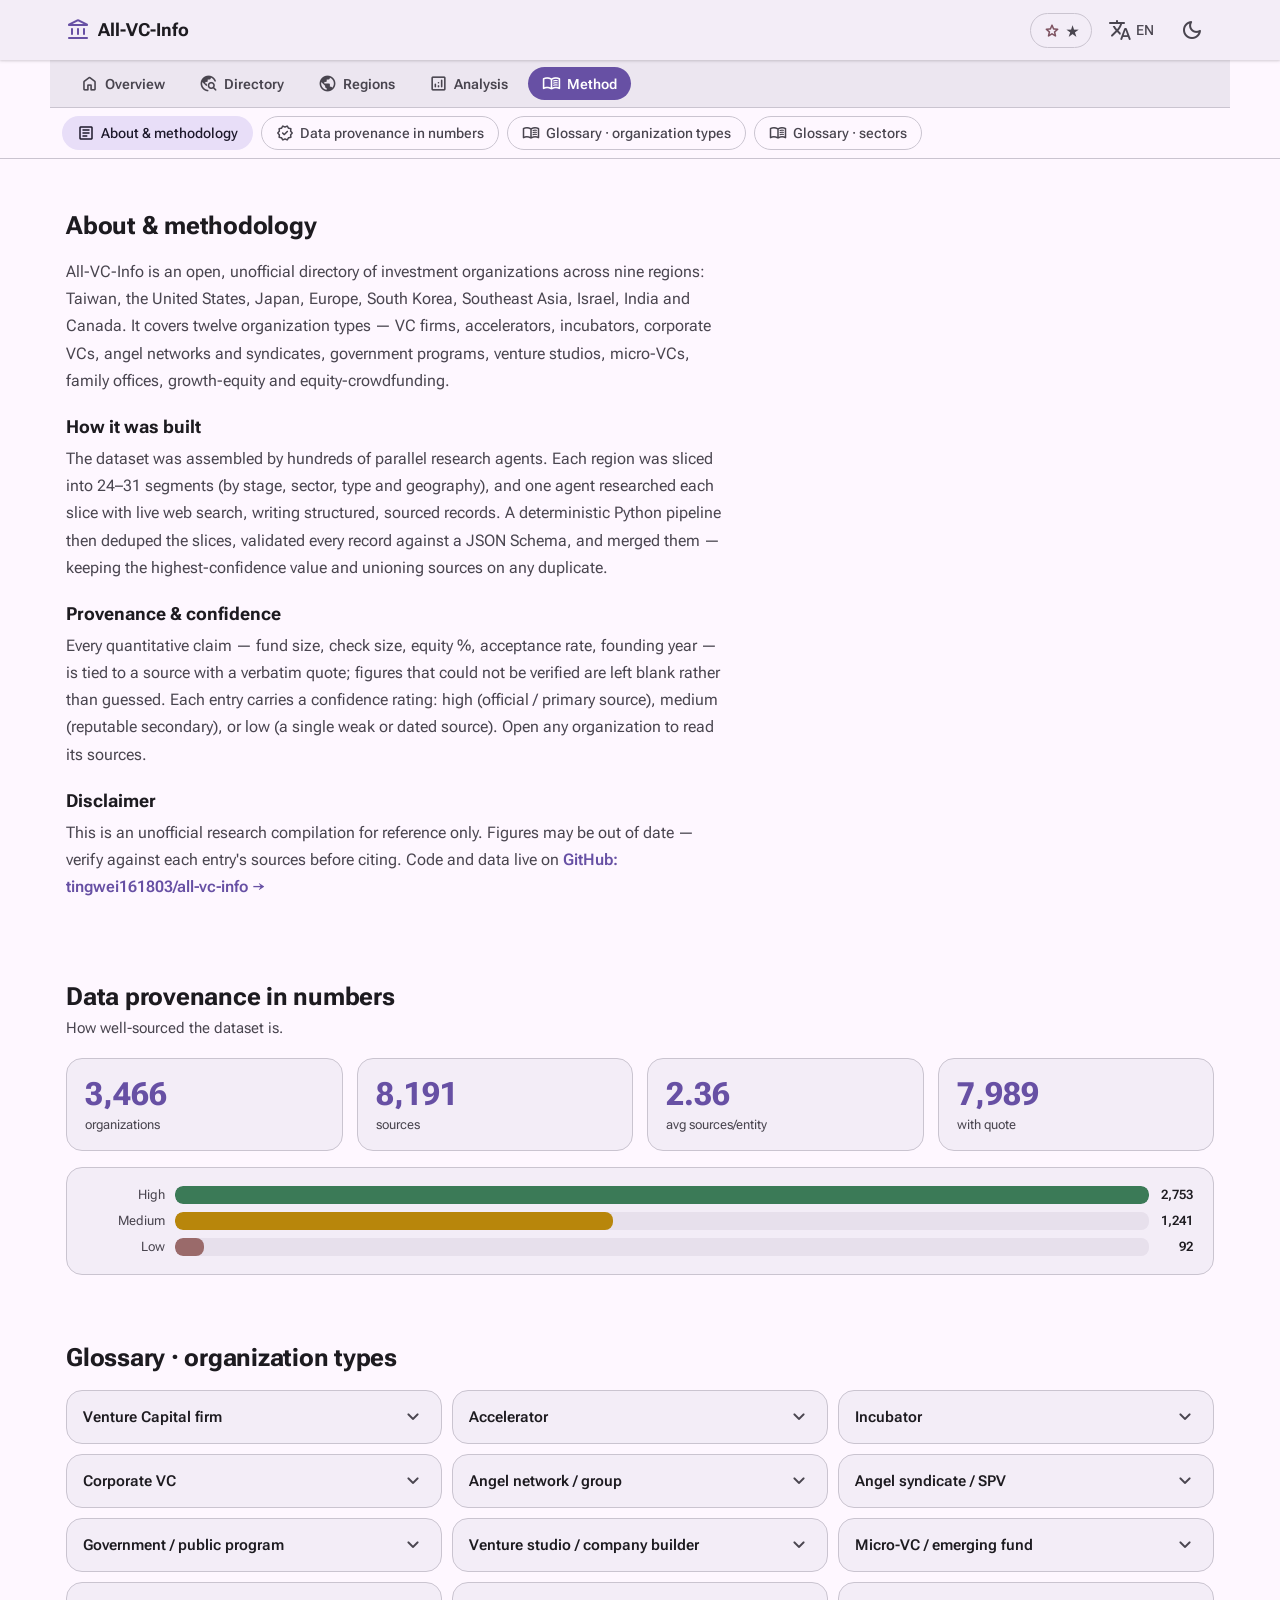
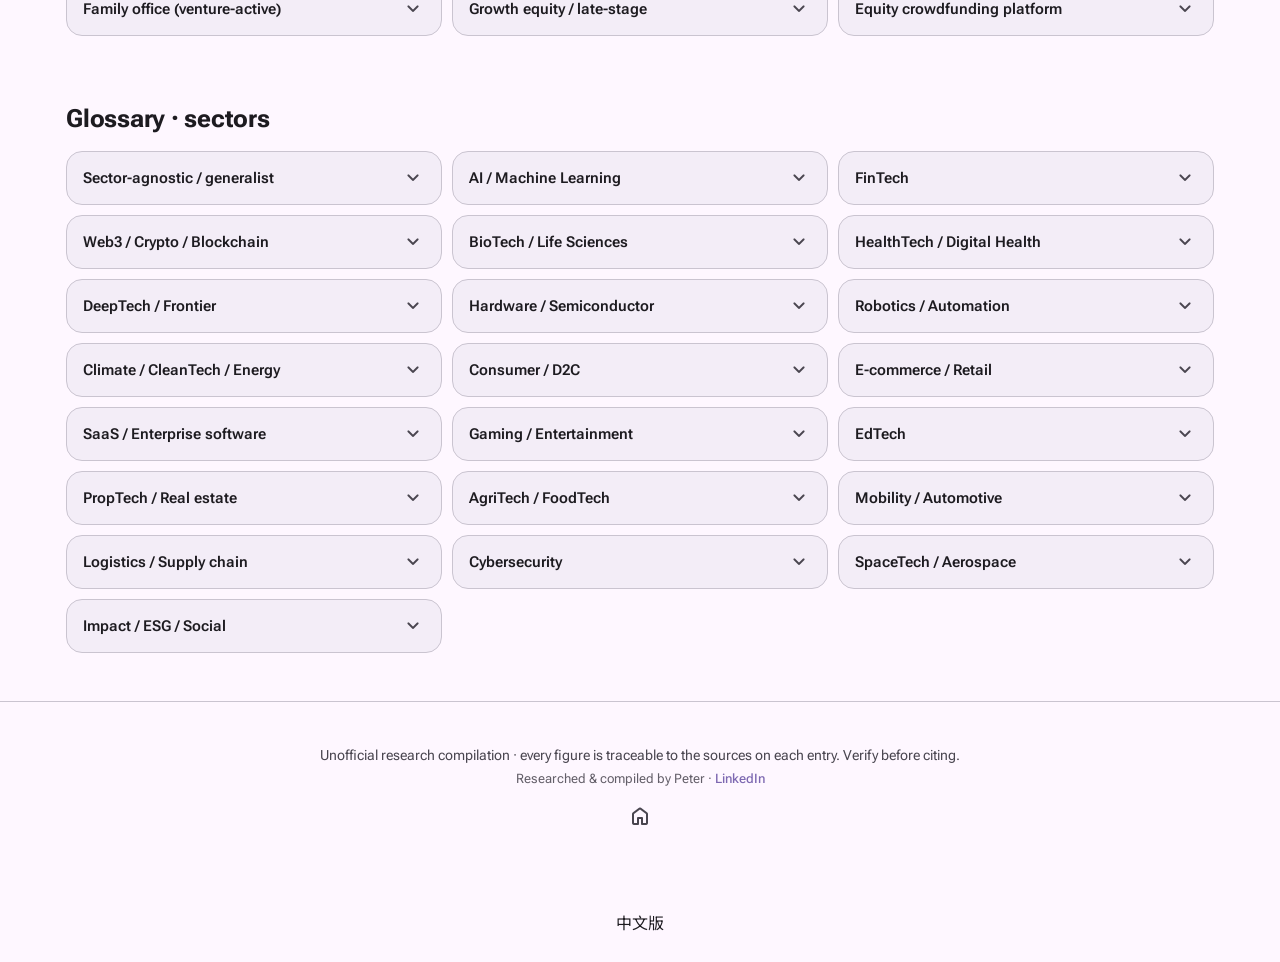
<file: docs/en/methodology.html>
<!DOCTYPE html>
<html lang="en" data-theme="light">
<head>
  <!-- ==== Google Analytics 4 (Measurement ID: G-Z68YW1EG95) ==== -->
  <script async src="https://www.googletagmanager.com/gtag/js?id=G-Z68YW1EG95"></script>
  <script>
    window.dataLayer = window.dataLayer || [];
    function gtag(){ dataLayer.push(arguments); }
    gtag('js', new Date());
    gtag('config', 'G-Z68YW1EG95');
  </script>

  <meta charset="UTF-8" />
  <meta name="viewport" content="width=device-width, initial-scale=1.0, viewport-fit=cover" />
  <title>Methodology · All-VC-Info</title>
<meta property="og:url" content="https://all-vc-info.peteraim.com/en/methodology.html" />
  <link rel="canonical" href="https://all-vc-info.peteraim.com/en/methodology.html" />
  <link rel="alternate" hreflang="zh-Hant" href="https://all-vc-info.peteraim.com/methodology.html" />
  <link rel="alternate" hreflang="en" href="https://all-vc-info.peteraim.com/en/methodology.html" />
  <link rel="alternate" hreflang="x-default" href="https://all-vc-info.peteraim.com/methodology.html" />
  <meta name="theme-color" content="#6750A4" />
  <link rel="icon" href="data:image/svg+xml,%3Csvg xmlns='http://www.w3.org/2000/svg' viewBox='0 0 100 100'%3E%3Ctext y='.9em' font-size='88'%3E%F0%9F%8F%A6%3C/text%3E%3C/svg%3E" />
  <link rel="preconnect" href="https://fonts.googleapis.com" />
  <link rel="preconnect" href="https://fonts.gstatic.com" crossorigin />
  <link href="https://fonts.googleapis.com/css2?family=Roboto+Flex:opsz,wght@8..144,400..700&family=Noto+Sans+TC:wght@400;500;700;900&display=swap" rel="stylesheet" />
  <link href="https://fonts.googleapis.com/css2?family=Material+Symbols+Rounded:opsz,wght,FILL,GRAD@24,400,0,0&display=swap" rel="stylesheet" />
  <link rel="stylesheet" href="../assets/styles.css" />
  <meta property="og:image" content="https://all-vc-info.peteraim.com/og-image.png">
  <meta property="og:image:width" content="1200">
  <meta property="og:image:height" content="630">
  <meta name="twitter:image" content="https://all-vc-info.peteraim.com/og-image.png">
  <meta name="twitter:card" content="summary_large_image">
</head>
<body>
  <header class="appbar"><div class="appbar__inner">
    <a class="brand" href="index.html"><span class="material-symbols-rounded brand__logo">account_balance</span><span class="brand__name" id="brandName">All-VC-Info</span></a>
    <div class="appbar__actions">
      <a class="gh-star" id="ghStar" href="https://github.com/tingwei161803/all-vc-info" data-repo="tingwei161803/all-vc-info" target="_blank" rel="noopener" aria-label="GitHub"><span class="material-symbols-rounded">star</span><span class="gh-star__count" id="ghStarCount">★</span></a>
      <a class="icon-btn" id="langToggle" href="/methodology.html" hreflang="zh-Hant" lang="zh-Hant" rel="alternate" aria-label="切換到中文版"><span class="material-symbols-rounded">translate</span><span class="icon-btn__txt" id="langLabel">EN</span></a>
      <button class="icon-btn" id="themeToggle" type="button" aria-label="Toggle theme / 切換主題"><span class="material-symbols-rounded" id="themeIcon">dark_mode</span></button>
    </div>
  </div></header>
  <nav class="siterail" id="siteRail" aria-label="Site navigation"></nav>
  <nav class="sectionnav" id="sectionNav" aria-label="Section navigation"><div class="sectionnav__inner" id="sectionNavInner"></div></nav>
  <span id="top"></span>
  <main id="sections" aria-live="polite">
<section class="section section--prose" id="about"><header class="section-head"><h2 id="about-h">About &amp; methodology</h2></header><div class="prose" data-item=""><p>All-VC-Info is an open, unofficial directory of investment organizations across nine regions: Taiwan, the United States, Japan, Europe, South Korea, Southeast Asia, Israel, India and Canada. It covers twelve organization types — VC firms, accelerators, incubators, corporate VCs, angel networks and syndicates, government programs, venture studios, micro-VCs, family offices, growth-equity and equity-crowdfunding.</p><h3>How it was built</h3><p>The dataset was assembled by hundreds of parallel research agents. Each region was sliced into 24–31 segments (by stage, sector, type and geography), and one agent researched each slice with live web search, writing structured, sourced records. A deterministic Python pipeline then deduped the slices, validated every record against a JSON Schema, and merged them — keeping the highest-confidence value and unioning sources on any duplicate.</p><h3>Provenance &amp; confidence</h3><p>Every quantitative claim — fund size, check size, equity %, acceptance rate, founding year — is tied to a source with a verbatim quote; figures that could not be verified are left blank rather than guessed. Each entry carries a confidence rating: high (official / primary source), medium (reputable secondary), or low (a single weak or dated source). Open any organization to read its sources.</p><h3>Disclaimer</h3><p>This is an unofficial research compilation for reference only. Figures may be out of date — verify against each entry's sources before citing. Code and data live on <a href="https://github.com/tingwei161803/all-vc-info" target="_blank" rel="noopener">GitHub: tingwei161803/all-vc-info →</a></p></div></section><section class="section section--provenance" id="prov"><header class="section-head"><h2 id="prov-h">Data provenance in numbers</h2><p class="section-head__sub">How well-sourced the dataset is.</p></header><div class="hero__stats" style="margin-bottom:16px"><div class="hero__stat"><b class="hero__stat-value" data-count="4086">4,086</b><span class="hero__stat-label">organizations</span></div><div class="hero__stat"><b class="hero__stat-value" data-count="9656">9,656</b><span class="hero__stat-label">sources</span></div><div class="hero__stat"><b class="hero__stat-value">2.36</b><span class="hero__stat-label">avg sources/entity</span></div><div class="hero__stat"><b class="hero__stat-value" data-count="9417">9,417</b><span class="hero__stat-label">with quote</span></div></div><div class="chart-card" data-item=""><div class="hbar"><span class="hbar__label">High</span><span class="hbar__track"><span class="hbar__fill conf-high" style="width:100%"></span></span><span class="hbar__val">2,753</span></div><div class="hbar"><span class="hbar__label">Medium</span><span class="hbar__track"><span class="hbar__fill conf-med" style="width:45%"></span></span><span class="hbar__val">1,241</span></div><div class="hbar"><span class="hbar__label">Low</span><span class="hbar__track"><span class="hbar__fill conf-low" style="width:3%"></span></span><span class="hbar__val">92</span></div></div></section><section class="section section--glossary" id="gloss-types"><header class="section-head"><h2 id="gloss-types-h">Glossary · organization types</h2></header><div class="accordion"><details class="acc-item" data-item=""><summary class="acc-q"><span>Venture Capital firm</span><span class="material-symbols-rounded acc-chevron">expand_more</span></summary><div class="acc-a">Venture Capital firm · 創業投資</div></details><details class="acc-item" data-item=""><summary class="acc-q"><span>Accelerator</span><span class="material-symbols-rounded acc-chevron">expand_more</span></summary><div class="acc-a">Accelerator · 加速器</div></details><details class="acc-item" data-item=""><summary class="acc-q"><span>Incubator</span><span class="material-symbols-rounded acc-chevron">expand_more</span></summary><div class="acc-a">Incubator · 育成中心</div></details><details class="acc-item" data-item=""><summary class="acc-q"><span>Corporate VC</span><span class="material-symbols-rounded acc-chevron">expand_more</span></summary><div class="acc-a">Corporate VC · 企業創投</div></details><details class="acc-item" data-item=""><summary class="acc-q"><span>Angel network / group</span><span class="material-symbols-rounded acc-chevron">expand_more</span></summary><div class="acc-a">Angel network / group · 天使投資網絡</div></details><details class="acc-item" data-item=""><summary class="acc-q"><span>Angel syndicate / SPV</span><span class="material-symbols-rounded acc-chevron">expand_more</span></summary><div class="acc-a">Angel syndicate / SPV · 天使聯合投資</div></details><details class="acc-item" data-item=""><summary class="acc-q"><span>Government / public program</span><span class="material-symbols-rounded acc-chevron">expand_more</span></summary><div class="acc-a">Government / public program · 政府/公部門計畫</div></details><details class="acc-item" data-item=""><summary class="acc-q"><span>Venture studio / company builder</span><span class="material-symbols-rounded acc-chevron">expand_more</span></summary><div class="acc-a">Venture studio / company builder · 創業工作室</div></details><details class="acc-item" data-item=""><summary class="acc-q"><span>Micro-VC / emerging fund</span><span class="material-symbols-rounded acc-chevron">expand_more</span></summary><div class="acc-a">Micro-VC / emerging fund · 微型創投</div></details><details class="acc-item" data-item=""><summary class="acc-q"><span>Family office (venture-active)</span><span class="material-symbols-rounded acc-chevron">expand_more</span></summary><div class="acc-a">Family office (venture-active) · 家族辦公室</div></details><details class="acc-item" data-item=""><summary class="acc-q"><span>Growth equity / late-stage</span><span class="material-symbols-rounded acc-chevron">expand_more</span></summary><div class="acc-a">Growth equity / late-stage · 成長期股權</div></details><details class="acc-item" data-item=""><summary class="acc-q"><span>Equity crowdfunding platform</span><span class="material-symbols-rounded acc-chevron">expand_more</span></summary><div class="acc-a">Equity crowdfunding platform · 股權群眾募資</div></details></div></section><section class="section section--glossary" id="gloss-sectors"><header class="section-head"><h2 id="gloss-sectors-h">Glossary · sectors</h2></header><div class="accordion"><details class="acc-item" data-item=""><summary class="acc-q"><span>Sector-agnostic / generalist</span><span class="material-symbols-rounded acc-chevron">expand_more</span></summary><div class="acc-a">Sector-agnostic / generalist · 綜合</div></details><details class="acc-item" data-item=""><summary class="acc-q"><span>AI / Machine Learning</span><span class="material-symbols-rounded acc-chevron">expand_more</span></summary><div class="acc-a">AI / Machine Learning · AI / 機器學習</div></details><details class="acc-item" data-item=""><summary class="acc-q"><span>FinTech</span><span class="material-symbols-rounded acc-chevron">expand_more</span></summary><div class="acc-a">FinTech · 金融科技</div></details><details class="acc-item" data-item=""><summary class="acc-q"><span>Web3 / Crypto / Blockchain</span><span class="material-symbols-rounded acc-chevron">expand_more</span></summary><div class="acc-a">Web3 / Crypto / Blockchain · Web3 / 加密</div></details><details class="acc-item" data-item=""><summary class="acc-q"><span>BioTech / Life Sciences</span><span class="material-symbols-rounded acc-chevron">expand_more</span></summary><div class="acc-a">BioTech / Life Sciences · 生技</div></details><details class="acc-item" data-item=""><summary class="acc-q"><span>HealthTech / Digital Health</span><span class="material-symbols-rounded acc-chevron">expand_more</span></summary><div class="acc-a">HealthTech / Digital Health · 醫療科技</div></details><details class="acc-item" data-item=""><summary class="acc-q"><span>DeepTech / Frontier</span><span class="material-symbols-rounded acc-chevron">expand_more</span></summary><div class="acc-a">DeepTech / Frontier · 深科技</div></details><details class="acc-item" data-item=""><summary class="acc-q"><span>Hardware / Semiconductor</span><span class="material-symbols-rounded acc-chevron">expand_more</span></summary><div class="acc-a">Hardware / Semiconductor · 硬體 / 半導體</div></details><details class="acc-item" data-item=""><summary class="acc-q"><span>Robotics / Automation</span><span class="material-symbols-rounded acc-chevron">expand_more</span></summary><div class="acc-a">Robotics / Automation · 機器人</div></details><details class="acc-item" data-item=""><summary class="acc-q"><span>Climate / CleanTech / Energy</span><span class="material-symbols-rounded acc-chevron">expand_more</span></summary><div class="acc-a">Climate / CleanTech / Energy · 氣候 / 能源</div></details><details class="acc-item" data-item=""><summary class="acc-q"><span>Consumer / D2C</span><span class="material-symbols-rounded acc-chevron">expand_more</span></summary><div class="acc-a">Consumer / D2C · 消費</div></details><details class="acc-item" data-item=""><summary class="acc-q"><span>E-commerce / Retail</span><span class="material-symbols-rounded acc-chevron">expand_more</span></summary><div class="acc-a">E-commerce / Retail · 電商</div></details><details class="acc-item" data-item=""><summary class="acc-q"><span>SaaS / Enterprise software</span><span class="material-symbols-rounded acc-chevron">expand_more</span></summary><div class="acc-a">SaaS / Enterprise software · SaaS / 企業軟體</div></details><details class="acc-item" data-item=""><summary class="acc-q"><span>Gaming / Entertainment</span><span class="material-symbols-rounded acc-chevron">expand_more</span></summary><div class="acc-a">Gaming / Entertainment · 遊戲</div></details><details class="acc-item" data-item=""><summary class="acc-q"><span>EdTech</span><span class="material-symbols-rounded acc-chevron">expand_more</span></summary><div class="acc-a">EdTech · 教育科技</div></details><details class="acc-item" data-item=""><summary class="acc-q"><span>PropTech / Real estate</span><span class="material-symbols-rounded acc-chevron">expand_more</span></summary><div class="acc-a">PropTech / Real estate · 房產科技</div></details><details class="acc-item" data-item=""><summary class="acc-q"><span>AgriTech / FoodTech</span><span class="material-symbols-rounded acc-chevron">expand_more</span></summary><div class="acc-a">AgriTech / FoodTech · 農業 / 食品科技</div></details><details class="acc-item" data-item=""><summary class="acc-q"><span>Mobility / Automotive</span><span class="material-symbols-rounded acc-chevron">expand_more</span></summary><div class="acc-a">Mobility / Automotive · 交通 / 移動</div></details><details class="acc-item" data-item=""><summary class="acc-q"><span>Logistics / Supply chain</span><span class="material-symbols-rounded acc-chevron">expand_more</span></summary><div class="acc-a">Logistics / Supply chain · 物流</div></details><details class="acc-item" data-item=""><summary class="acc-q"><span>Cybersecurity</span><span class="material-symbols-rounded acc-chevron">expand_more</span></summary><div class="acc-a">Cybersecurity · 資安</div></details><details class="acc-item" data-item=""><summary class="acc-q"><span>SpaceTech / Aerospace</span><span class="material-symbols-rounded acc-chevron">expand_more</span></summary><div class="acc-a">SpaceTech / Aerospace · 太空科技</div></details><details class="acc-item" data-item=""><summary class="acc-q"><span>Impact / ESG / Social</span><span class="material-symbols-rounded acc-chevron">expand_more</span></summary><div class="acc-a">Impact / ESG / Social · 影響力 / ESG</div></details></div></section>
</main>
  <dialog class="dialog" id="dialog" aria-labelledby="dialogTitle">
    <div class="dialog__bar"><span class="dialog__spacer"></span>
      <button class="icon-btn" id="dialogClose" type="button" aria-label="Close / 關閉"><span class="material-symbols-rounded">close</span></button>
    </div>
    <div class="dialog__body" id="dialogBody"></div>
  </dialog>
  <footer class="footer"><p id="footerText"></p></footer>
  <script>
  window.SITE_PAGE = {
    id:"methodology", kind:"page",
    title:{en:"Methodology", zh:"方法論"},
    sections:[
      {type:"prose", id:"about", title:{en:"About & methodology", zh:"關於與方法論"}, blocks:[
        {type:"p", text:{en:"All-VC-Info is an open, unofficial directory of investment organizations across nine regions: Taiwan, the United States, Japan, Europe, South Korea, Southeast Asia, Israel, India and Canada. It covers twelve organization types — VC firms, accelerators, incubators, corporate VCs, angel networks and syndicates, government programs, venture studios, micro-VCs, family offices, growth-equity and equity-crowdfunding.",
                          zh:"All-VC-Info 是一份開放、非官方的投資機構名錄,橫跨九大地區:台灣、美國、日本、歐洲、南韓、東南亞、以色列、印度、加拿大。涵蓋十二種機構類型 — 創投、加速器、育成中心、企業創投、天使網絡與 syndicate、政府計畫、創業工作室、Micro-VC、家族辦公室、成長期股權與股權群募。"}},
        {type:"h3", text:{en:"How it was built", zh:"怎麼做的"}},
        {type:"p", text:{en:"The dataset was assembled by hundreds of parallel research agents. Each region was sliced into 24–31 segments (by stage, sector, type and geography), and one agent researched each slice with live web search, writing structured, sourced records. A deterministic Python pipeline then deduped the slices, validated every record against a JSON Schema, and merged them — keeping the highest-confidence value and unioning sources on any duplicate.",
                          zh:"這份資料由數百個平行研究 agent 組裝而成。每個地區切成 24–31 個切片(依階段、產業、類型與地理),每個 agent 用即時網路搜尋研究一塊切片,產出結構化且附來源的資料。接著用一支確定性的 Python pipeline 去重、以 JSON Schema 驗證每筆、再合併 — 重複者保留最高信心值並聯集來源。"}},
        {type:"h3", text:{en:"Provenance & confidence", zh:"溯源與信心度"}},
        {type:"p", text:{en:"Every quantitative claim — fund size, check size, equity %, acceptance rate, founding year — is tied to a source with a verbatim quote; figures that could not be verified are left blank rather than guessed. Each entry carries a confidence rating: high (official / primary source), medium (reputable secondary), or low (a single weak or dated source). Open any organization to read its sources.",
                          zh:"每個量化數字 — 基金規模、單筆金額、股權 %、錄取率、成立年 — 都綁定一個附原文 quote 的來源;查不到的數字寧可留白,不猜。每筆並標示信心度:高(官方/一手)、中(可靠二手)、低(單一弱來源或過時)。點開任一機構即可閱讀其來源。"}},
        {type:"h3", text:{en:"Disclaimer", zh:"免責"}},
        {type:"p", html:true, text:{en:"This is an unofficial research compilation for reference only. Figures may be out of date — verify against each entry's sources before citing. Code and data live on <a href='https://github.com/tingwei161803/all-vc-info' target='_blank' rel='noopener'>GitHub: tingwei161803/all-vc-info →</a>",
                          zh:"非官方整理,僅供參考。數字可能過時,引用前請依各筆來源自行查證。程式碼與資料在 <a href='https://github.com/tingwei161803/all-vc-info' target='_blank' rel='noopener'>GitHub: tingwei161803/all-vc-info →</a>"}}
      ]},
      {type:"provenance", id:"prov", title:{en:"Data provenance in numbers", zh:"資料溯源(數字)"}, sub:{en:"How well-sourced the dataset is.", zh:"這份資料的來源紮實程度。"}},
      {type:"glossary", id:"gloss-types", kind:"types", title:{en:"Glossary · organization types", zh:"名詞表 · 機構類型"}},
      {type:"glossary", id:"gloss-sectors", kind:"sectors", title:{en:"Glossary · sectors", zh:"名詞表 · 產業"}}
    ]
  };
  </script>
  <script src="../data/meta.js"></script>
  <script src="../data/index.js"></script>
  <script src="../assets/app.js"></script>
<p class="lang-alt-link" style="text-align:center;padding:12px;"><a href="/methodology.html" hreflang="zh-Hant" rel="alternate" lang="zh-Hant">中文版</a></p>
</body>
</html>
</file>
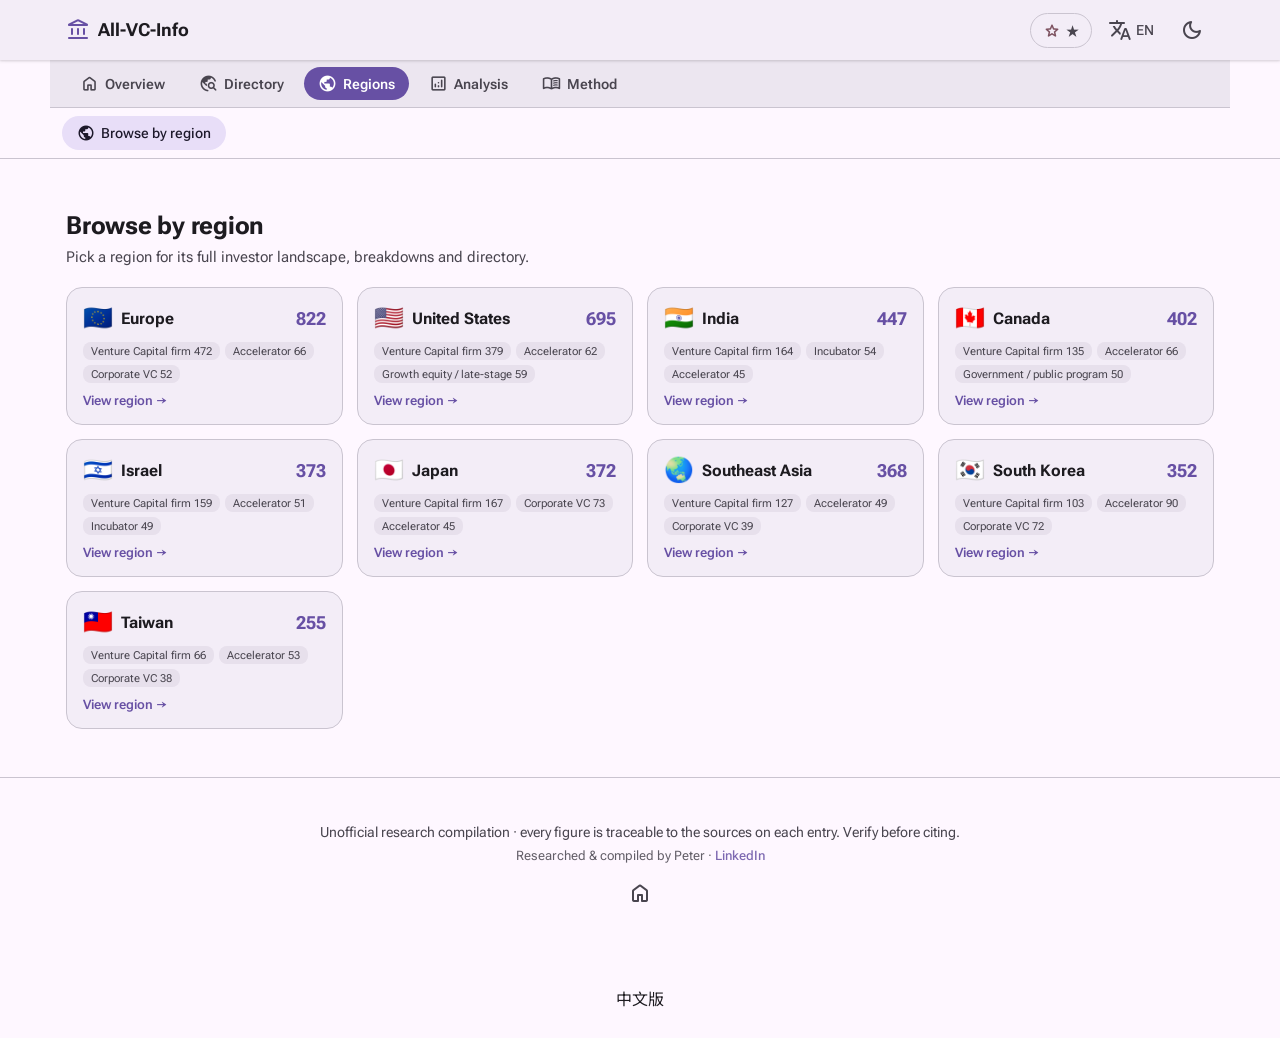
<file: docs/en/region.html>
<!DOCTYPE html>
<html lang="en" data-theme="light">
<head>
  <!-- ==== Google Analytics 4 (Measurement ID: G-Z68YW1EG95) ==== -->
  <script async src="https://www.googletagmanager.com/gtag/js?id=G-Z68YW1EG95"></script>
  <script>
    window.dataLayer = window.dataLayer || [];
    function gtag(){ dataLayer.push(arguments); }
    gtag('js', new Date());
    gtag('config', 'G-Z68YW1EG95');
  </script>

  <meta charset="UTF-8" />
  <meta name="viewport" content="width=device-width, initial-scale=1.0, viewport-fit=cover" />
  <title>Regions · All-VC-Info</title>
<meta property="og:url" content="https://all-vc-info.peteraim.com/en/region.html" />
  <link rel="canonical" href="https://all-vc-info.peteraim.com/en/region.html" />
  <link rel="alternate" hreflang="zh-Hant" href="https://all-vc-info.peteraim.com/region.html" />
  <link rel="alternate" hreflang="en" href="https://all-vc-info.peteraim.com/en/region.html" />
  <link rel="alternate" hreflang="x-default" href="https://all-vc-info.peteraim.com/region.html" />
  <meta name="theme-color" content="#6750A4" />
  <link rel="icon" href="data:image/svg+xml,%3Csvg xmlns='http://www.w3.org/2000/svg' viewBox='0 0 100 100'%3E%3Ctext y='.9em' font-size='88'%3E%F0%9F%8F%A6%3C/text%3E%3C/svg%3E" />
  <link rel="preconnect" href="https://fonts.googleapis.com" />
  <link rel="preconnect" href="https://fonts.gstatic.com" crossorigin />
  <link href="https://fonts.googleapis.com/css2?family=Roboto+Flex:opsz,wght@8..144,400..700&family=Noto+Sans+TC:wght@400;500;700;900&display=swap" rel="stylesheet" />
  <link href="https://fonts.googleapis.com/css2?family=Material+Symbols+Rounded:opsz,wght,FILL,GRAD@24,400,0,0&display=swap" rel="stylesheet" />
  <link rel="stylesheet" href="../assets/styles.css" />
  <meta property="og:image" content="https://all-vc-info.peteraim.com/og-image.png">
  <meta property="og:image:width" content="1200">
  <meta property="og:image:height" content="630">
  <meta name="twitter:image" content="https://all-vc-info.peteraim.com/og-image.png">
  <meta name="twitter:card" content="summary_large_image">
</head>
<body>
  <header class="appbar"><div class="appbar__inner">
    <a class="brand" href="index.html"><span class="material-symbols-rounded brand__logo">account_balance</span><span class="brand__name" id="brandName">All-VC-Info</span></a>
    <div class="appbar__actions">
      <a class="gh-star" id="ghStar" href="https://github.com/tingwei161803/all-vc-info" data-repo="tingwei161803/all-vc-info" target="_blank" rel="noopener" aria-label="GitHub"><span class="material-symbols-rounded">star</span><span class="gh-star__count" id="ghStarCount">★</span></a>
      <a class="icon-btn" id="langToggle" href="/region.html" hreflang="zh-Hant" lang="zh-Hant" rel="alternate" aria-label="切換到中文版"><span class="material-symbols-rounded">translate</span><span class="icon-btn__txt" id="langLabel">EN</span></a>
      <button class="icon-btn" id="themeToggle" type="button" aria-label="Toggle theme / 切換主題"><span class="material-symbols-rounded" id="themeIcon">dark_mode</span></button>
    </div>
  </div></header>
  <nav class="siterail" id="siteRail" aria-label="Site navigation"></nav>
  <nav class="sectionnav" id="sectionNav" aria-label="Section navigation"><div class="sectionnav__inner" id="sectionNavInner"></div></nav>
  <span id="top"></span>
  <main id="sections" aria-live="polite">
<section class="section section--regioncards" id="pick"><header class="section-head"><h2 id="pick-h">Browse by region</h2><p class="section-head__sub">Pick a region for its full investor landscape, breakdowns and directory.</p></header><div class="rcards"><a class="rcard" data-item="" href="region.html?r=europe"><div class="rcard__top"><span class="rcard__flag">🇪🇺</span><span class="rcard__n">Europe</span><span class="rcard__c">822</span></div><div class="rcard__tags"><span class="tag">Venture Capital firm 472</span><span class="tag">Accelerator 66</span><span class="tag">Corporate VC 52</span></div><span class="rcard__go">View region →</span></a><a class="rcard" data-item="" href="region.html?r=united-states"><div class="rcard__top"><span class="rcard__flag">🇺🇸</span><span class="rcard__n">United States</span><span class="rcard__c">695</span></div><div class="rcard__tags"><span class="tag">Venture Capital firm 379</span><span class="tag">Accelerator 62</span><span class="tag">Growth equity / late-stage 59</span></div><span class="rcard__go">View region →</span></a><a class="rcard" data-item="" href="region.html?r=india"><div class="rcard__top"><span class="rcard__flag">🇮🇳</span><span class="rcard__n">India</span><span class="rcard__c">447</span></div><div class="rcard__tags"><span class="tag">Venture Capital firm 164</span><span class="tag">Incubator 54</span><span class="tag">Accelerator 45</span></div><span class="rcard__go">View region →</span></a><a class="rcard" data-item="" href="region.html?r=canada"><div class="rcard__top"><span class="rcard__flag">🇨🇦</span><span class="rcard__n">Canada</span><span class="rcard__c">402</span></div><div class="rcard__tags"><span class="tag">Venture Capital firm 135</span><span class="tag">Accelerator 66</span><span class="tag">Government / public program 50</span></div><span class="rcard__go">View region →</span></a><a class="rcard" data-item="" href="region.html?r=israel"><div class="rcard__top"><span class="rcard__flag">🇮🇱</span><span class="rcard__n">Israel</span><span class="rcard__c">373</span></div><div class="rcard__tags"><span class="tag">Venture Capital firm 159</span><span class="tag">Accelerator 51</span><span class="tag">Incubator 49</span></div><span class="rcard__go">View region →</span></a><a class="rcard" data-item="" href="region.html?r=japan"><div class="rcard__top"><span class="rcard__flag">🇯🇵</span><span class="rcard__n">Japan</span><span class="rcard__c">372</span></div><div class="rcard__tags"><span class="tag">Venture Capital firm 167</span><span class="tag">Corporate VC 73</span><span class="tag">Accelerator 45</span></div><span class="rcard__go">View region →</span></a><a class="rcard" data-item="" href="region.html?r=southeast-asia"><div class="rcard__top"><span class="rcard__flag">🌏</span><span class="rcard__n">Southeast Asia</span><span class="rcard__c">368</span></div><div class="rcard__tags"><span class="tag">Venture Capital firm 127</span><span class="tag">Accelerator 49</span><span class="tag">Corporate VC 39</span></div><span class="rcard__go">View region →</span></a><a class="rcard" data-item="" href="region.html?r=south-korea"><div class="rcard__top"><span class="rcard__flag">🇰🇷</span><span class="rcard__n">South Korea</span><span class="rcard__c">352</span></div><div class="rcard__tags"><span class="tag">Venture Capital firm 103</span><span class="tag">Accelerator 90</span><span class="tag">Corporate VC 72</span></div><span class="rcard__go">View region →</span></a><a class="rcard" data-item="" href="region.html?r=taiwan"><div class="rcard__top"><span class="rcard__flag">🇹🇼</span><span class="rcard__n">Taiwan</span><span class="rcard__c">255</span></div><div class="rcard__tags"><span class="tag">Venture Capital firm 66</span><span class="tag">Accelerator 53</span><span class="tag">Corporate VC 38</span></div><span class="rcard__go">View region →</span></a></div></section>
</main>
  <dialog class="dialog" id="dialog" aria-labelledby="dialogTitle">
    <div class="dialog__bar">
      <button class="icon-btn" id="dialogPrev" type="button" aria-label="Previous / 上一個"><span class="material-symbols-rounded">chevron_left</span></button>
      <button class="icon-btn" id="dialogNext" type="button" aria-label="Next / 下一個"><span class="material-symbols-rounded">chevron_right</span></button>
      <span class="dialog__spacer"></span>
      <button class="icon-btn" id="dialogClose" type="button" aria-label="Close / 關閉"><span class="material-symbols-rounded">close</span></button>
    </div>
    <div class="dialog__body" id="dialogBody"></div>
  </dialog>
  <footer class="footer"><p id="footerText"></p></footer>
  <script>
  window.SITE_PAGE = { id:"regions", kind:"region", title:{en:"Regions", zh:"分地區"}, sections:[] };
  </script>
  <script src="../data/meta.js"></script>
  <script src="../data/index.js"></script>
  <script src="../assets/app.js"></script>
<p class="lang-alt-link" style="text-align:center;padding:12px;"><a href="/region.html" hreflang="zh-Hant" rel="alternate" lang="zh-Hant">中文版</a></p>
</body>
</html>
</file>
<file: docs/assets/styles.css>
/* =========================================================================
   All-VC-Info · Material Design 3 · zero-build static
   Composite long page + a custom multi-axis "directory" section.
   ========================================================================= */

/* ---- MD3 tokens : LIGHT ---- */
:root, [data-theme="light"] {
  --primary:#6750A4; --on-primary:#FFFFFF;
  --primary-container:#EADDFF; --on-primary-container:#21005D;
  --secondary:#625B71; --secondary-container:#E8DEF8; --on-secondary-container:#1D192B;
  --tertiary:#7D5260; --tertiary-container:#FFD8E4; --on-tertiary-container:#31111D;
  --background:#FEF7FF; --on-background:#1D1B20;
  --surface:#FEF7FF; --surface-container:#F3EDF7;
  --surface-container-high:#ECE6F0; --surface-container-highest:#E6E0E9;
  --surface-variant:#E7E0EC; --on-surface:#1D1B20; --on-surface-variant:#49454F;
  --outline:#79747E; --outline-variant:#CAC4D0; --error:#B3261E;
  --conf-high:#3B7A57; --conf-med:#B8860B; --conf-low:#9A6A6A;
  --shadow:rgba(0,0,0,.18);
  --elev-1:0 1px 2px rgba(0,0,0,.10),0 1px 3px 1px rgba(0,0,0,.06);
  --elev-2:0 2px 6px 2px rgba(0,0,0,.10),0 1px 2px rgba(0,0,0,.12);
  --elev-3:0 4px 8px 3px rgba(0,0,0,.12),0 1px 3px rgba(0,0,0,.14);
  --radius-sm:8px; --radius:16px; --radius-lg:28px;
  --font-body:"Roboto Flex","Roboto","Noto Sans TC",system-ui,sans-serif;
}
[data-theme="dark"] {
  --primary:#D0BCFF; --on-primary:#381E72;
  --primary-container:#4F378B; --on-primary-container:#EADDFF;
  --secondary:#CCC2DC; --secondary-container:#4A4458; --on-secondary-container:#E8DEF8;
  --tertiary:#EFB8C8; --tertiary-container:#633B48; --on-tertiary-container:#FFD8E4;
  --background:#141218; --on-background:#E6E0E9;
  --surface:#141218; --surface-container:#211F26;
  --surface-container-high:#2B2930; --surface-container-highest:#36343B;
  --surface-variant:#49454F; --on-surface:#E6E0E9; --on-surface-variant:#CAC4D0;
  --outline:#938F99; --outline-variant:#49454F; --error:#F2B8B5;
  --conf-high:#7DD6A6; --conf-med:#E8C56B; --conf-low:#CFA9A9;
  --shadow:rgba(0,0,0,.4);
}

/* ---- Base ---- */
* { box-sizing:border-box; }
html { scroll-behavior:smooth; }
body {
  margin:0; font-family:var(--font-body);
  background:var(--background); color:var(--on-background);
  -webkit-font-smoothing:antialiased; transition:background .2s,color .2s;
  overflow-x:hidden;
}
a { color:inherit; text-decoration:none; }
.material-symbols-rounded { font-variation-settings:"FILL" 0,"wght" 400,"GRAD" 0,"opsz" 24; line-height:1; user-select:none; }

/* ---- App bar ---- */
.appbar { position:sticky; top:0; z-index:30; background:var(--surface-container); box-shadow:var(--elev-1); }
.appbar__inner { max-width:1180px; margin:0 auto; padding:10px 16px; display:flex; align-items:center; gap:12px; }
.brand { display:flex; align-items:center; gap:8px; font-weight:700; font-size:1.1rem; color:var(--on-surface); min-width:0; overflow:hidden; }
.brand__logo { color:var(--primary); flex:0 0 auto; }
.brand__name { overflow:hidden; text-overflow:ellipsis; white-space:nowrap; }
.appbar__actions { margin-left:auto; display:flex; align-items:center; gap:6px; flex:0 0 auto; }
.icon-btn { display:inline-flex; align-items:center; gap:4px; border:none; background:transparent; color:var(--on-surface-variant); border-radius:var(--radius-lg); padding:8px 10px; cursor:pointer; font:inherit; transition:background .15s; }
.icon-btn:hover { background:var(--surface-container-high); }
.icon-btn:disabled { opacity:.35; cursor:default; }
.icon-btn__txt { font-size:.85rem; font-weight:500; }
.gh-star { display:inline-flex; align-items:center; gap:5px; padding:7px 12px; border-radius:var(--radius-lg); border:1px solid var(--outline-variant); color:var(--on-surface-variant); font-size:.82rem; font-weight:600; transition:background .15s; }
.gh-star:hover { background:var(--surface-container-high); }
.gh-star .material-symbols-rounded { font-size:18px; color:var(--tertiary); }

/* ---- Section nav (scrollspy) ---- */
.sectionnav { position:sticky; top:102px; z-index:25; background:color-mix(in srgb,var(--background) 88%,transparent); backdrop-filter:saturate(180%) blur(8px); border-bottom:1px solid var(--outline-variant); }
.sectionnav__inner { max-width:1180px; margin:0 auto; padding:8px 12px; display:flex; gap:8px; overflow-x:auto; scrollbar-width:none; }
.sectionnav__inner::-webkit-scrollbar { display:none; }
.navpill { display:inline-flex; align-items:center; gap:6px; flex:0 0 auto; padding:7px 14px; border-radius:var(--radius-lg); font-size:.85rem; font-weight:500; color:var(--on-surface-variant); border:1px solid var(--outline-variant); background:transparent; white-space:nowrap; cursor:pointer; transition:background .15s,color .15s,border-color .15s; }
.navpill .material-symbols-rounded { font-size:18px; }
.navpill:hover { background:var(--surface-container-high); }
.navpill--active { background:var(--secondary-container); color:var(--on-secondary-container); border-color:transparent; }

/* ---- Section scaffolding ---- */
.section { max-width:1180px; margin:0 auto; padding:52px 16px 16px; scroll-margin-top:150px; }
.muted { color:var(--on-surface-variant); }
.section-head { margin-bottom:18px; }
.section-head h2 { margin:0 0 6px; font-size:1.55rem; font-weight:700; letter-spacing:-.01em; color:var(--on-surface); }
.section-head__sub { margin:0; max-width:70ch; font-size:.96rem; line-height:1.5; color:var(--on-surface-variant); }

/* ---- HERO ---- */
.section--hero { padding-top:40px; }
.section--hero .section-head h2 { font-size:clamp(1.9rem,5vw,2.7rem); background:linear-gradient(90deg,var(--primary),var(--tertiary)); -webkit-background-clip:text; background-clip:text; -webkit-text-fill-color:transparent; }
.hero__stats { display:grid; grid-template-columns:repeat(auto-fit,minmax(150px,1fr)); gap:14px; margin-top:10px; }
.hero__stat { background:var(--surface-container); border-radius:var(--radius); padding:18px; display:flex; flex-direction:column; gap:4px; border:1px solid var(--outline-variant); }
.hero__stat-value { font-size:2rem; font-weight:700; color:var(--primary); font-variant-numeric:tabular-nums; line-height:1.1; }
.hero__stat-label { font-size:.84rem; color:var(--on-surface-variant); }

/* =========================================================================
   DIRECTORY — multi-axis filter + search + card grid
   ========================================================================= */
.filters { background:var(--surface-container); border:1px solid var(--outline-variant); border-radius:var(--radius); padding:16px; margin-bottom:18px; display:flex; flex-direction:column; gap:14px; }
.search-row { display:flex; gap:10px; align-items:center; flex-wrap:wrap; }
.search-box { position:relative; flex:1 1 280px; display:flex; align-items:center; }
.search-box .material-symbols-rounded { position:absolute; left:12px; color:var(--on-surface-variant); font-size:20px; pointer-events:none; }
.search-box input { width:100%; padding:11px 14px 11px 42px; border-radius:var(--radius-lg); border:1px solid var(--outline-variant); background:var(--background); color:var(--on-surface); font:inherit; font-size:.95rem; }
.search-box input:focus { outline:2px solid var(--primary); border-color:transparent; }
.toolbar { display:flex; gap:8px; align-items:center; flex-wrap:wrap; }
.toolbar select { padding:9px 12px; border-radius:var(--radius-lg); border:1px solid var(--outline-variant); background:var(--background); color:var(--on-surface); font:inherit; font-size:.85rem; cursor:pointer; }
.btn-ghost { display:inline-flex; align-items:center; gap:5px; padding:9px 14px; border-radius:var(--radius-lg); border:1px solid var(--outline-variant); background:transparent; color:var(--on-surface-variant); font:inherit; font-size:.85rem; font-weight:500; cursor:pointer; transition:background .15s; }
.btn-ghost:hover { background:var(--surface-container-high); }
.btn-ghost .material-symbols-rounded { font-size:18px; }

.facet { display:flex; flex-direction:column; gap:7px; }
.facet__label { display:flex; align-items:center; gap:6px; font-size:.74rem; font-weight:700; letter-spacing:.06em; text-transform:uppercase; color:var(--on-surface-variant); }
.chips { display:flex; flex-wrap:wrap; gap:7px; }
.chip { display:inline-flex; align-items:center; gap:5px; padding:6px 12px; border-radius:var(--radius-lg); border:1px solid var(--outline-variant); background:transparent; color:var(--on-surface-variant); font:inherit; font-size:.8rem; cursor:pointer; transition:background .15s,color .15s,border-color .15s; }
.chip:hover { background:var(--surface-container-high); }
.chip--on { background:var(--primary); color:var(--on-primary); border-color:transparent; font-weight:600; }
.chip__count { opacity:.65; font-size:.74rem; font-variant-numeric:tabular-nums; }
.chip--on .chip__count { opacity:.85; }

.result-bar { display:flex; align-items:center; justify-content:space-between; gap:10px; flex-wrap:wrap; margin-bottom:14px; }
.result-count { font-size:.9rem; color:var(--on-surface-variant); }
.result-count b { color:var(--on-surface); font-variant-numeric:tabular-nums; }

.dir-grid { display:grid; grid-template-columns:repeat(auto-fill,minmax(280px,1fr)); gap:14px; }
.ecard { background:var(--surface-container); border-radius:var(--radius); padding:16px; cursor:pointer; border:1px solid transparent; transition:box-shadow .18s,transform .18s,border-color .18s; display:flex; flex-direction:column; gap:9px; }
.ecard:hover, .ecard:focus-visible { box-shadow:var(--elev-2); transform:translateY(-2px); border-color:var(--outline-variant); outline:none; }
.ecard__top { display:flex; align-items:flex-start; justify-content:space-between; gap:8px; }
.ecard__name { margin:0; font-size:1.02rem; font-weight:600; color:var(--on-surface); line-height:1.25; }
.ecard__local { font-size:.8rem; font-weight:400; color:var(--on-surface-variant); }
.ecard__flag { font-size:1.15rem; flex:0 0 auto; line-height:1.2; }
.ecard__meta { display:flex; flex-wrap:wrap; align-items:center; gap:6px; font-size:.76rem; color:var(--on-surface-variant); }
.type-badge { display:inline-flex; align-items:center; padding:2px 9px; border-radius:var(--radius-sm); background:var(--secondary-container); color:var(--on-secondary-container); font-size:.72rem; font-weight:600; }
.dot { width:6px; height:6px; border-radius:50%; background:var(--outline); display:inline-block; }
.ecard__tagline { margin:0; font-size:.86rem; line-height:1.5; color:var(--on-surface-variant); }
.ecard__tags { margin-top:auto; display:flex; flex-wrap:wrap; gap:5px; }
.tag { font-size:.71rem; color:var(--on-surface-variant); background:var(--surface-variant); padding:2px 8px; border-radius:var(--radius-sm); }
.conf { display:inline-flex; align-items:center; gap:4px; font-size:.72rem; font-weight:600; }
.conf::before { content:""; width:8px; height:8px; border-radius:50%; background:var(--c); }
.conf--high { --c:var(--conf-high); color:var(--conf-high); }
.conf--medium { --c:var(--conf-med); color:var(--conf-med); }
.conf--low { --c:var(--conf-low); color:var(--conf-low); }

.load-more-wrap { text-align:center; margin-top:22px; }
.load-more { display:inline-flex; align-items:center; gap:8px; background:var(--primary); color:var(--on-primary); padding:12px 26px; border:none; border-radius:var(--radius-lg); font:inherit; font-weight:600; cursor:pointer; box-shadow:var(--elev-1); transition:box-shadow .15s,transform .15s; }
.load-more:hover { box-shadow:var(--elev-2); transform:translateY(-1px); }
.empty { text-align:center; padding:48px 16px; color:var(--on-surface-variant); }
.empty .material-symbols-rounded { font-size:44px; opacity:.5; display:block; margin:0 auto 10px; }

/* =========================================================================
   DIALOG — rich entity detail with sources
   ========================================================================= */
.dialog { border:none; border-radius:var(--radius-lg); background:var(--surface-container-high); color:var(--on-surface); max-width:680px; width:calc(100% - 28px); max-height:calc(100vh - 48px); padding:0; box-shadow:var(--elev-3); }
.dialog::backdrop { background:rgba(0,0,0,.55); }
.dialog__bar { display:flex; align-items:center; gap:4px; padding:8px 12px; border-bottom:1px solid var(--outline-variant); position:sticky; top:0; background:var(--surface-container-high); z-index:2; }
.dialog__spacer { flex:1; }
.dialog__body { padding:22px 24px 28px; overflow-y:auto; }

.det__head { display:flex; align-items:flex-start; gap:10px; margin-bottom:6px; }
.det__flag { font-size:1.7rem; line-height:1; }
.det__title { margin:0; font-size:1.45rem; font-weight:700; color:var(--on-surface); line-height:1.2; }
.det__local { font-size:1rem; font-weight:400; color:var(--on-surface-variant); }
.det__badges { display:flex; flex-wrap:wrap; gap:8px; align-items:center; margin:10px 0 16px; }
.det__site { display:inline-flex; align-items:center; gap:4px; color:var(--primary); font-size:.85rem; font-weight:600; }
.det__site .material-symbols-rounded { font-size:16px; }
.det__lead { margin:0 0 18px; font-size:.98rem; line-height:1.65; color:var(--on-surface); }

.det__facts { display:grid; grid-template-columns:repeat(auto-fit,minmax(150px,1fr)); gap:10px; margin-bottom:18px; }
.fact { background:var(--surface-container); border:1px solid var(--outline-variant); border-radius:var(--radius-sm); padding:10px 12px; }
.fact__k { font-size:.7rem; font-weight:700; letter-spacing:.05em; text-transform:uppercase; color:var(--on-surface-variant); margin-bottom:3px; }
.fact__v { font-size:.9rem; color:var(--on-surface); line-height:1.4; }

.det__sec { margin:18px 0 0; }
.det__sec > h3 { display:flex; align-items:center; gap:7px; font-size:.95rem; font-weight:700; color:var(--on-surface); margin:0 0 10px; padding-bottom:6px; border-bottom:1px solid var(--outline-variant); }
.det__sec > h3 .material-symbols-rounded { font-size:18px; color:var(--primary); }
.kv { display:flex; gap:8px; font-size:.88rem; line-height:1.5; margin-bottom:6px; }
.kv__k { flex:0 0 110px; color:var(--on-surface-variant); }
.kv__v { color:var(--on-surface); }
.chiprow { display:flex; flex-wrap:wrap; gap:6px; }
.minilist { margin:0; padding:0; list-style:none; display:flex; flex-direction:column; gap:6px; }
.minilist li { font-size:.88rem; line-height:1.45; color:var(--on-surface); }
.minilist .muted { color:var(--on-surface-variant); }

/* sources */
.src { background:var(--surface-container); border:1px solid var(--outline-variant); border-radius:var(--radius-sm); padding:12px 14px; margin-bottom:10px; }
.src__head { display:flex; align-items:baseline; gap:8px; flex-wrap:wrap; margin-bottom:5px; }
.src__title { font-size:.88rem; font-weight:600; color:var(--primary); display:inline-flex; align-items:center; gap:5px; }
.src__title .material-symbols-rounded { font-size:15px; }
.src__pub { font-size:.74rem; color:var(--on-surface-variant); }
.src__supports { font-size:.78rem; color:var(--on-surface-variant); margin:0 0 5px; }
.src__quote { margin:0; font-size:.83rem; line-height:1.55; color:var(--on-surface); border-left:3px solid var(--outline-variant); padding-left:10px; font-style:italic; }
.det__note { font-size:.82rem; color:var(--on-surface-variant); background:var(--surface-container); border-radius:var(--radius-sm); padding:10px 12px; border:1px dashed var(--outline-variant); }

/* ---- BARS (horizontal inline-SVG) ---- */
.charts-grid { display:grid; grid-template-columns:repeat(auto-fit,minmax(320px,1fr)); gap:16px; }
.chart-card { margin:0; background:var(--surface-container); border-radius:var(--radius); padding:18px 20px; border:1px solid var(--outline-variant); }
.chart-card h3 { margin:0 0 12px; font-size:1rem; color:var(--on-surface); }
.hbar { display:grid; grid-template-columns:minmax(78px,auto) 1fr auto; align-items:center; gap:10px; margin-bottom:8px; font-size:.82rem; }
.hbar__label { color:var(--on-surface-variant); text-align:right; white-space:nowrap; overflow:hidden; text-overflow:ellipsis; }
.hbar__track { display:block; width:100%; background:var(--surface-variant); border-radius:var(--radius-sm); height:18px; overflow:hidden; }
.hbar__fill { display:block; height:100%; min-width:3px; background:linear-gradient(90deg,var(--primary),var(--tertiary)); border-radius:var(--radius-sm); transition:width .5s ease; }
.hbar__val { color:var(--on-surface); font-variant-numeric:tabular-nums; font-weight:600; min-width:34px; text-align:right; }

/* ---- ACCORDION (glossary) ---- */
.accordion { display:grid; grid-template-columns:repeat(auto-fit,minmax(280px,1fr)); gap:10px; }
.acc-item { background:var(--surface-container); border-radius:var(--radius); border:1px solid var(--outline-variant); overflow:hidden; }
.acc-q { display:flex; align-items:center; justify-content:space-between; gap:12px; padding:14px 16px; cursor:pointer; font-weight:600; font-size:.92rem; color:var(--on-surface); list-style:none; }
.acc-q::-webkit-details-marker { display:none; }
.acc-chevron { transition:transform .2s; color:var(--on-surface-variant); }
.acc-item[open] .acc-chevron { transform:rotate(180deg); }
.acc-a { padding:0 16px 16px; font-size:.88rem; line-height:1.6; color:var(--on-surface-variant); }

/* ---- FRESHNESS ---- */
.fresh-grid { display:grid; grid-template-columns:repeat(auto-fit,minmax(300px,1fr)); gap:14px; }
.fresh-card { background:var(--surface-container); border:1px solid var(--outline-variant); border-left:4px solid var(--tertiary); border-radius:var(--radius); padding:16px; }
.fresh-card__top { display:flex; align-items:center; justify-content:space-between; gap:8px; margin-bottom:6px; }
.fresh-card__name { font-weight:700; color:var(--on-surface); }
.fresh-card__as { font-size:.72rem; color:var(--on-surface-variant); background:var(--surface-variant); padding:2px 8px; border-radius:var(--radius-sm); }
.fresh-card__note { margin:0 0 8px; font-size:.88rem; line-height:1.55; color:var(--on-surface-variant); }

/* ---- PROSE ---- */
.prose { max-width:74ch; color:var(--on-surface-variant); }
.prose h3 { color:var(--on-surface); font-size:1.12rem; margin:22px 0 8px; }
.prose p { line-height:1.7; margin:0 0 14px; }
.prose ul { margin:0 0 14px; padding-left:22px; line-height:1.7; }
.prose a { color:var(--primary); font-weight:600; }

/* ---- Footer ---- */
.footer { text-align:center; padding:32px 16px; margin-top:32px; color:var(--on-surface-variant); font-size:.85rem; border-top:1px solid var(--outline-variant); }
.footer__by { display:inline-block; margin-top:8px; font-size:.8rem; opacity:.85; }
.footer__by a { color:var(--primary); text-decoration:none; font-weight:500; }
.footer__by a:hover { text-decoration:underline; }

/* ---- Cross-page rail ---- */
.siterail { position:sticky; top:56px; z-index:28; background:var(--surface-container-high); border-bottom:1px solid var(--outline-variant); }
.siterail__inner, .siterail { } /* rail renders pills directly */
.siterail { display:flex; gap:6px; padding:7px 16px; max-width:1180px; margin:0 auto; overflow-x:auto; scrollbar-width:none; }
.siterail::-webkit-scrollbar { display:none; }
.railpill { display:inline-flex; align-items:center; gap:6px; flex:0 0 auto; padding:7px 14px; border-radius:var(--radius-lg); font-size:.86rem; font-weight:600; color:var(--on-surface-variant); white-space:nowrap; transition:background .15s,color .15s; }
.railpill .material-symbols-rounded { font-size:19px; }
.railpill:hover { background:var(--surface-container-highest); }
.railpill--on { background:var(--primary); color:var(--on-primary); }

/* ---- Donut ---- */
.donut-wrap { display:flex; gap:24px; align-items:center; flex-wrap:wrap; background:var(--surface-container); border:1px solid var(--outline-variant); border-radius:var(--radius); padding:20px; }
.donut { width:200px; height:200px; flex:0 0 auto; }
.donut-total { fill:var(--on-surface); font-size:24px; font-weight:700; font-family:var(--font-body); }
.donut-cap { fill:var(--on-surface-variant); font-size:9px; text-transform:uppercase; letter-spacing:.08em; font-family:var(--font-body); }
.legend { list-style:none; margin:0; padding:0; display:grid; grid-template-columns:repeat(auto-fit,minmax(150px,1fr)); gap:6px 16px; flex:1 1 260px; }
.legend li { font-size:.85rem; color:var(--on-surface); display:flex; align-items:center; gap:7px; }
.legend b { font-variant-numeric:tabular-nums; }
.lg-dot { width:11px; height:11px; border-radius:3px; flex:0 0 auto; }

/* ---- Heatmap ---- */
.heatmap-wrap { overflow-x:auto; background:var(--surface-container); border:1px solid var(--outline-variant); border-radius:var(--radius); padding:14px; }
.heatmap { border-collapse:collapse; font-size:.8rem; min-width:640px; width:100%; }
.heatmap th { font-weight:600; color:var(--on-surface-variant); padding:6px 4px; text-align:center; vertical-align:bottom; }
.heatmap th.rowhdr { text-align:left; white-space:nowrap; padding-right:10px; color:var(--on-surface); }
.heatmap td { text-align:center; padding:0; border:1px solid var(--background); height:34px; min-width:42px; color:var(--on-surface-variant); }
.heatmap td span { display:inline-block; padding:8px 4px; font-variant-numeric:tabular-nums; }
.heatmap td.hot { color:#fff; font-weight:600; }

/* ---- Region cards ---- */
.rcards { display:grid; grid-template-columns:repeat(auto-fill,minmax(240px,1fr)); gap:14px; }
.rcard { background:var(--surface-container); border:1px solid var(--outline-variant); border-radius:var(--radius); padding:16px; display:flex; flex-direction:column; gap:10px; transition:box-shadow .18s,transform .18s,border-color .18s; }
.rcard:hover { box-shadow:var(--elev-2); transform:translateY(-2px); border-color:var(--primary); }
.rcard__top { display:flex; align-items:center; gap:8px; }
.rcard__flag { font-size:1.5rem; }
.rcard__n { font-weight:700; color:var(--on-surface); flex:1; }
.rcard__c { font-size:1.15rem; font-weight:700; color:var(--primary); font-variant-numeric:tabular-nums; }
.rcard__tags { display:flex; flex-wrap:wrap; gap:5px; min-height:22px; }
.rcard__go { font-size:.8rem; font-weight:600; color:var(--primary); }

/* ---- Toplist ---- */
.toplist { background:var(--surface-container); border:1px solid var(--outline-variant); border-radius:var(--radius); padding:12px 16px; }
.trow { display:grid; grid-template-columns:30px 1fr minmax(80px,1.2fr) auto; align-items:center; gap:12px; padding:8px 4px; border-bottom:1px solid var(--outline-variant); }
.trow:last-child { border-bottom:none; }
.trow:hover { background:var(--surface-container-high); }
.trank { font-weight:700; color:var(--on-surface-variant); font-variant-numeric:tabular-nums; text-align:center; }
.tname { color:var(--on-surface); font-size:.92rem; overflow:hidden; text-overflow:ellipsis; white-space:nowrap; }
.tbar { height:10px; }
.tval { font-weight:700; color:var(--primary); font-variant-numeric:tabular-nums; text-align:right; font-size:.9rem; }

/* hbar confidence colour variants (provenance chart) */
.hbar__fill.conf-high { background:var(--conf-high); }
.hbar__fill.conf-med { background:var(--conf-med); }
.hbar__fill.conf-low { background:var(--conf-low); }
.chart-card .hbar:last-child { margin-bottom:0; }

/* ---- CTA ---- */
.cta-card { background:linear-gradient(135deg,var(--primary-container),var(--secondary-container)); border-radius:var(--radius-lg); padding:36px 28px; text-align:center; color:var(--on-primary-container); }
.cta-card h2 { margin:0 0 8px; font-size:1.5rem; }
.cta-card p { margin:0 auto 18px; max-width:54ch; color:var(--on-secondary-container); line-height:1.55; }
.cta-row { display:flex; gap:12px; justify-content:center; flex-wrap:wrap; }
.cta-btn { display:inline-flex; align-items:center; gap:8px; background:var(--primary); color:var(--on-primary); padding:12px 22px; border-radius:var(--radius-lg); font-weight:600; box-shadow:var(--elev-1); transition:box-shadow .15s,transform .15s; }
.cta-btn:hover { box-shadow:var(--elev-2); transform:translateY(-1px); }

/* ---- Responsive ---- */
@media (max-width:600px) {
  .dir-grid, .charts-grid, .accordion, .fresh-grid, .rcards { grid-template-columns:1fr; }
  .donut-wrap { justify-content:center; }
  .trow { grid-template-columns:26px 1fr auto; }
  .trow .tbar { display:none; }
  .icon-btn__txt { font-size:.8rem; }
  .section { padding-top:44px; }
  .kv__k { flex-basis:90px; }
}
@media (max-width:375px) {
  .appbar__inner, .sectionnav__inner, .section { padding-left:12px; padding-right:12px; }
  .section-head h2 { font-size:1.35rem; }
  .hero__stats { grid-template-columns:repeat(2,1fr); }
}
@media (prefers-reduced-motion:reduce) {
  html { scroll-behavior:auto; }
  * { transition:none !important; }
}
</file>
